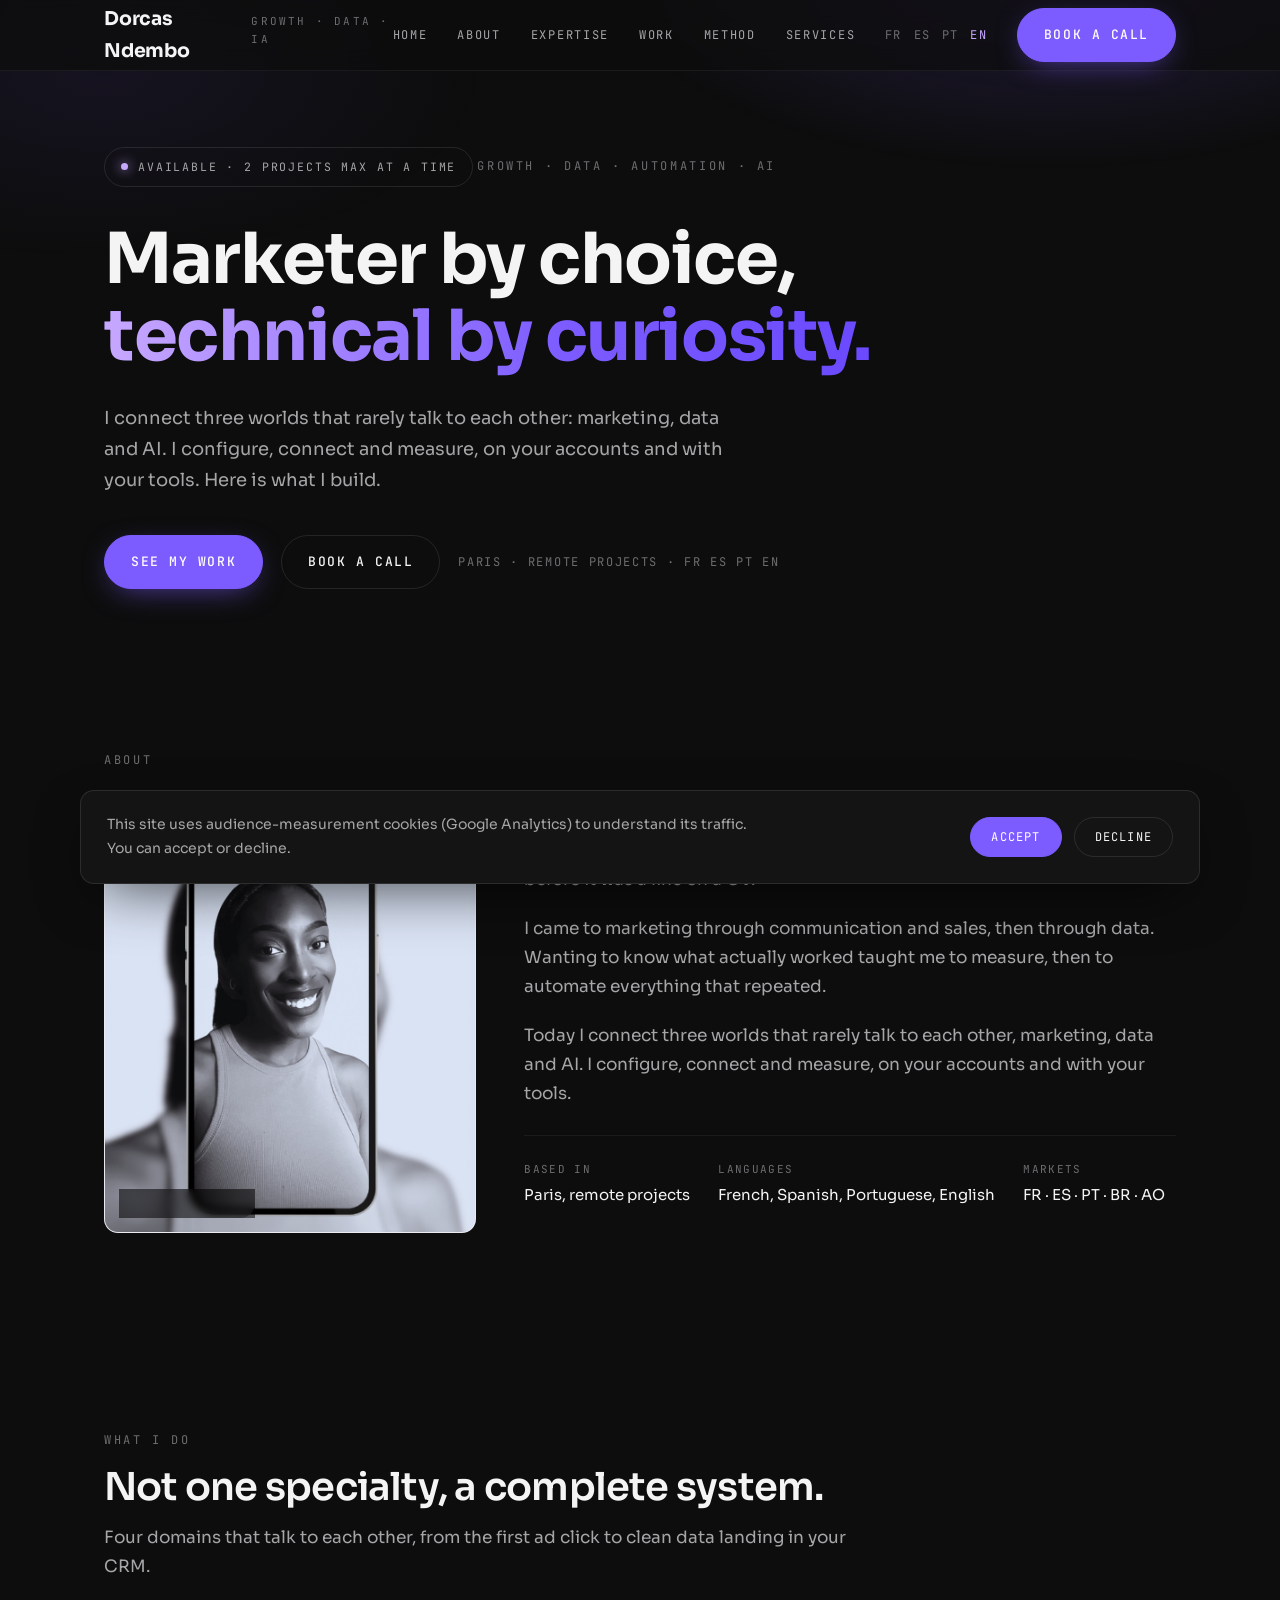
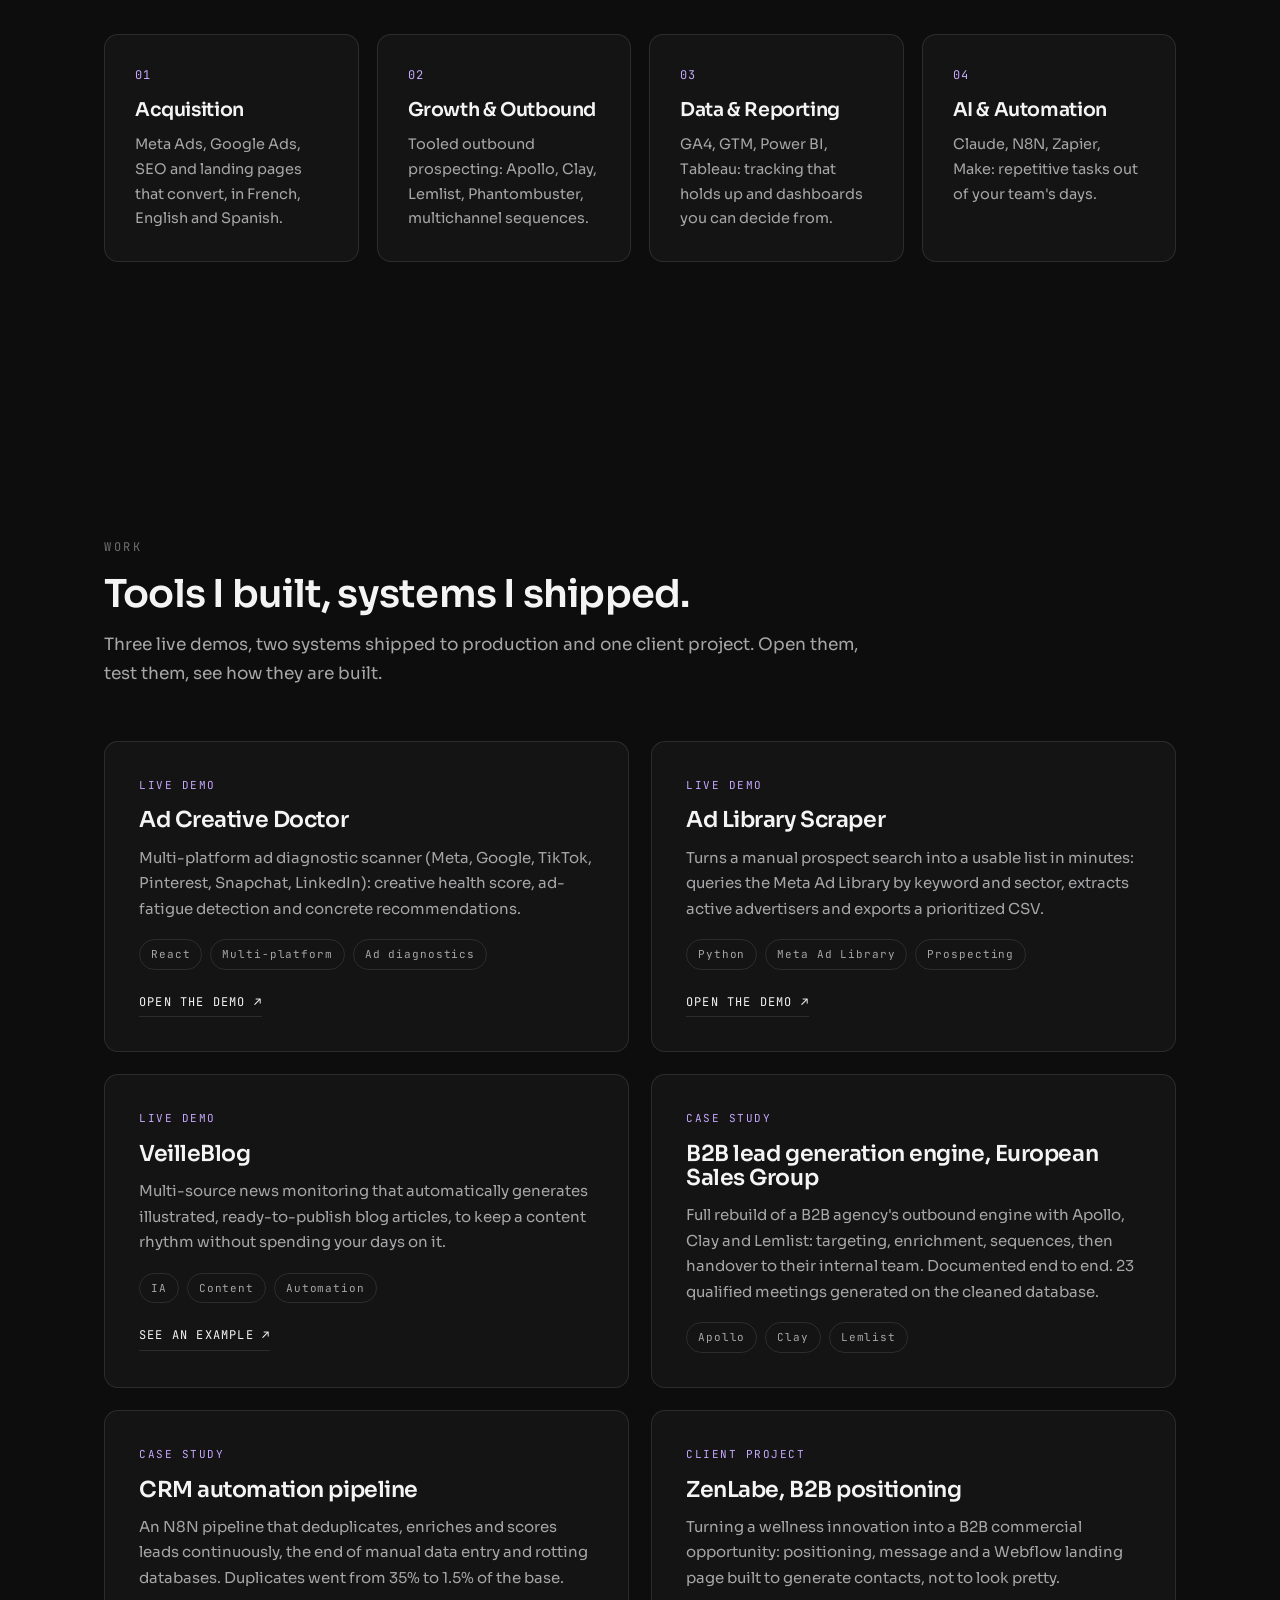
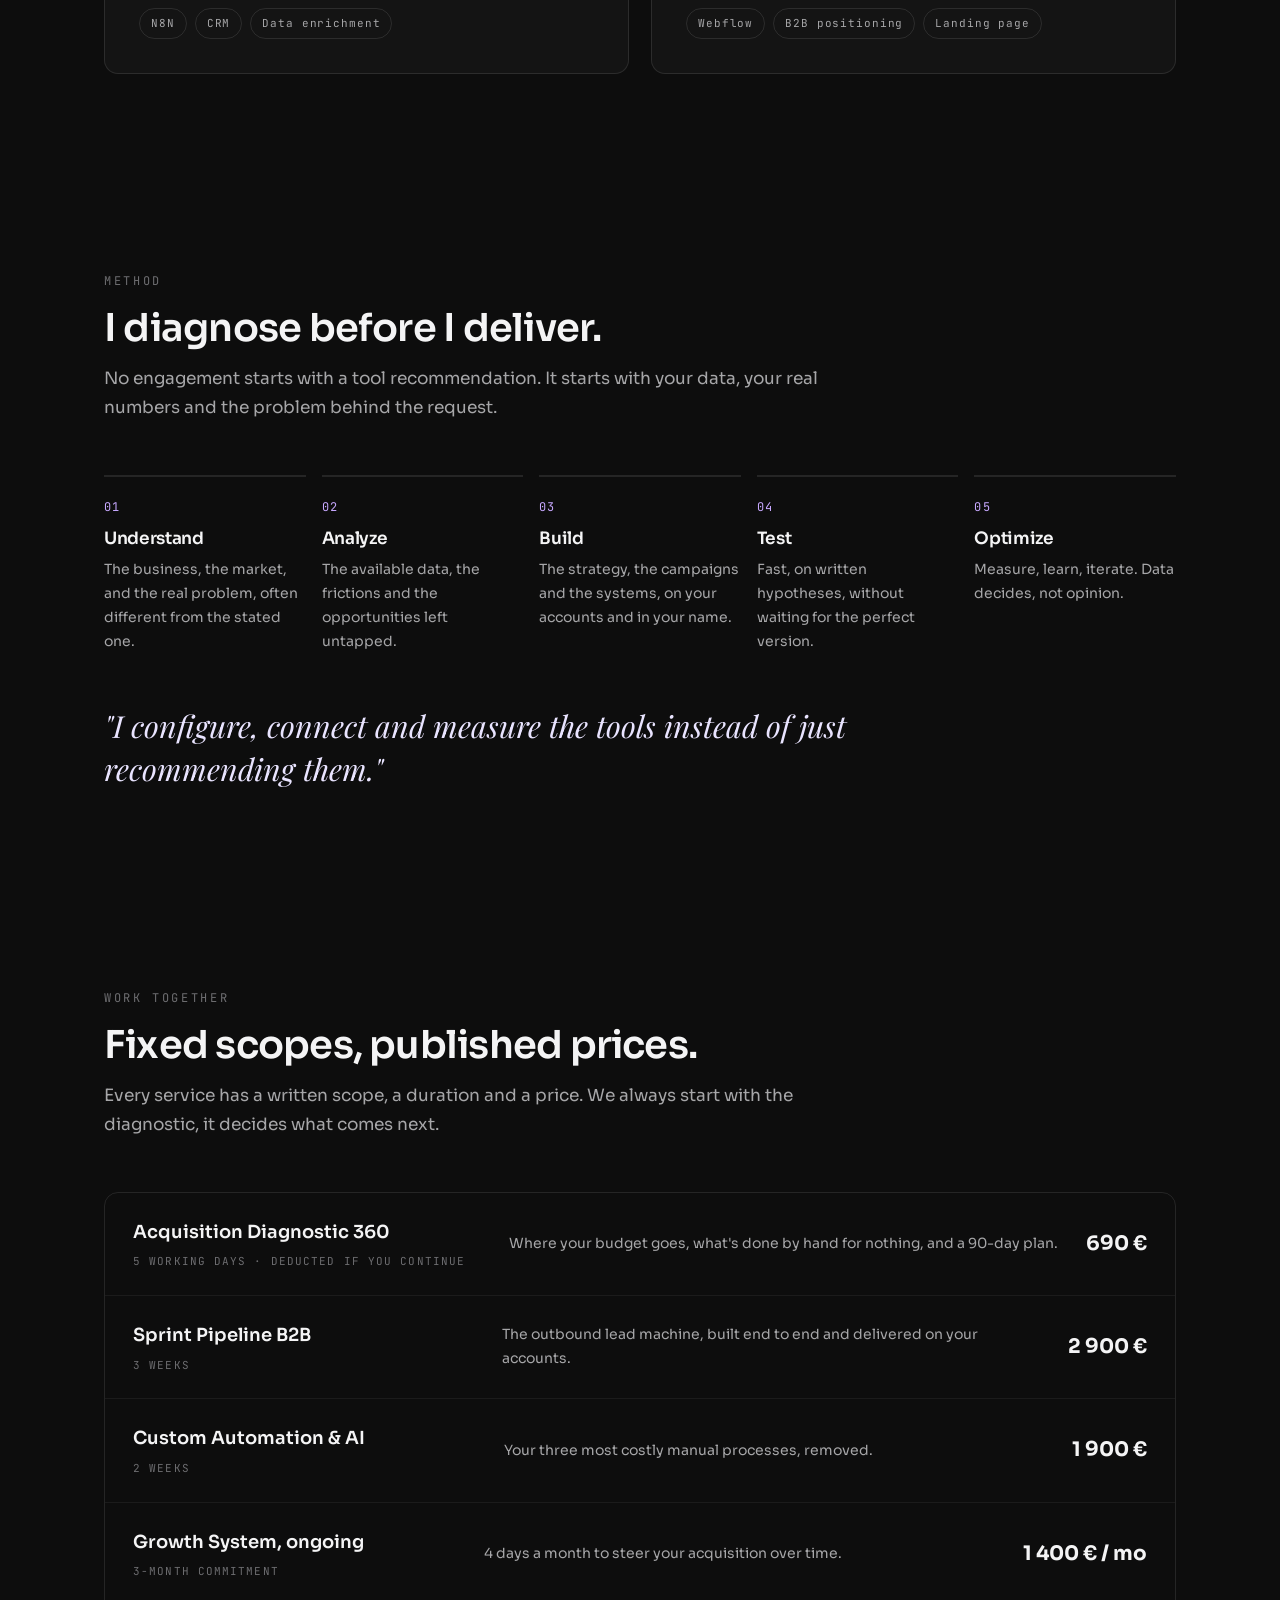
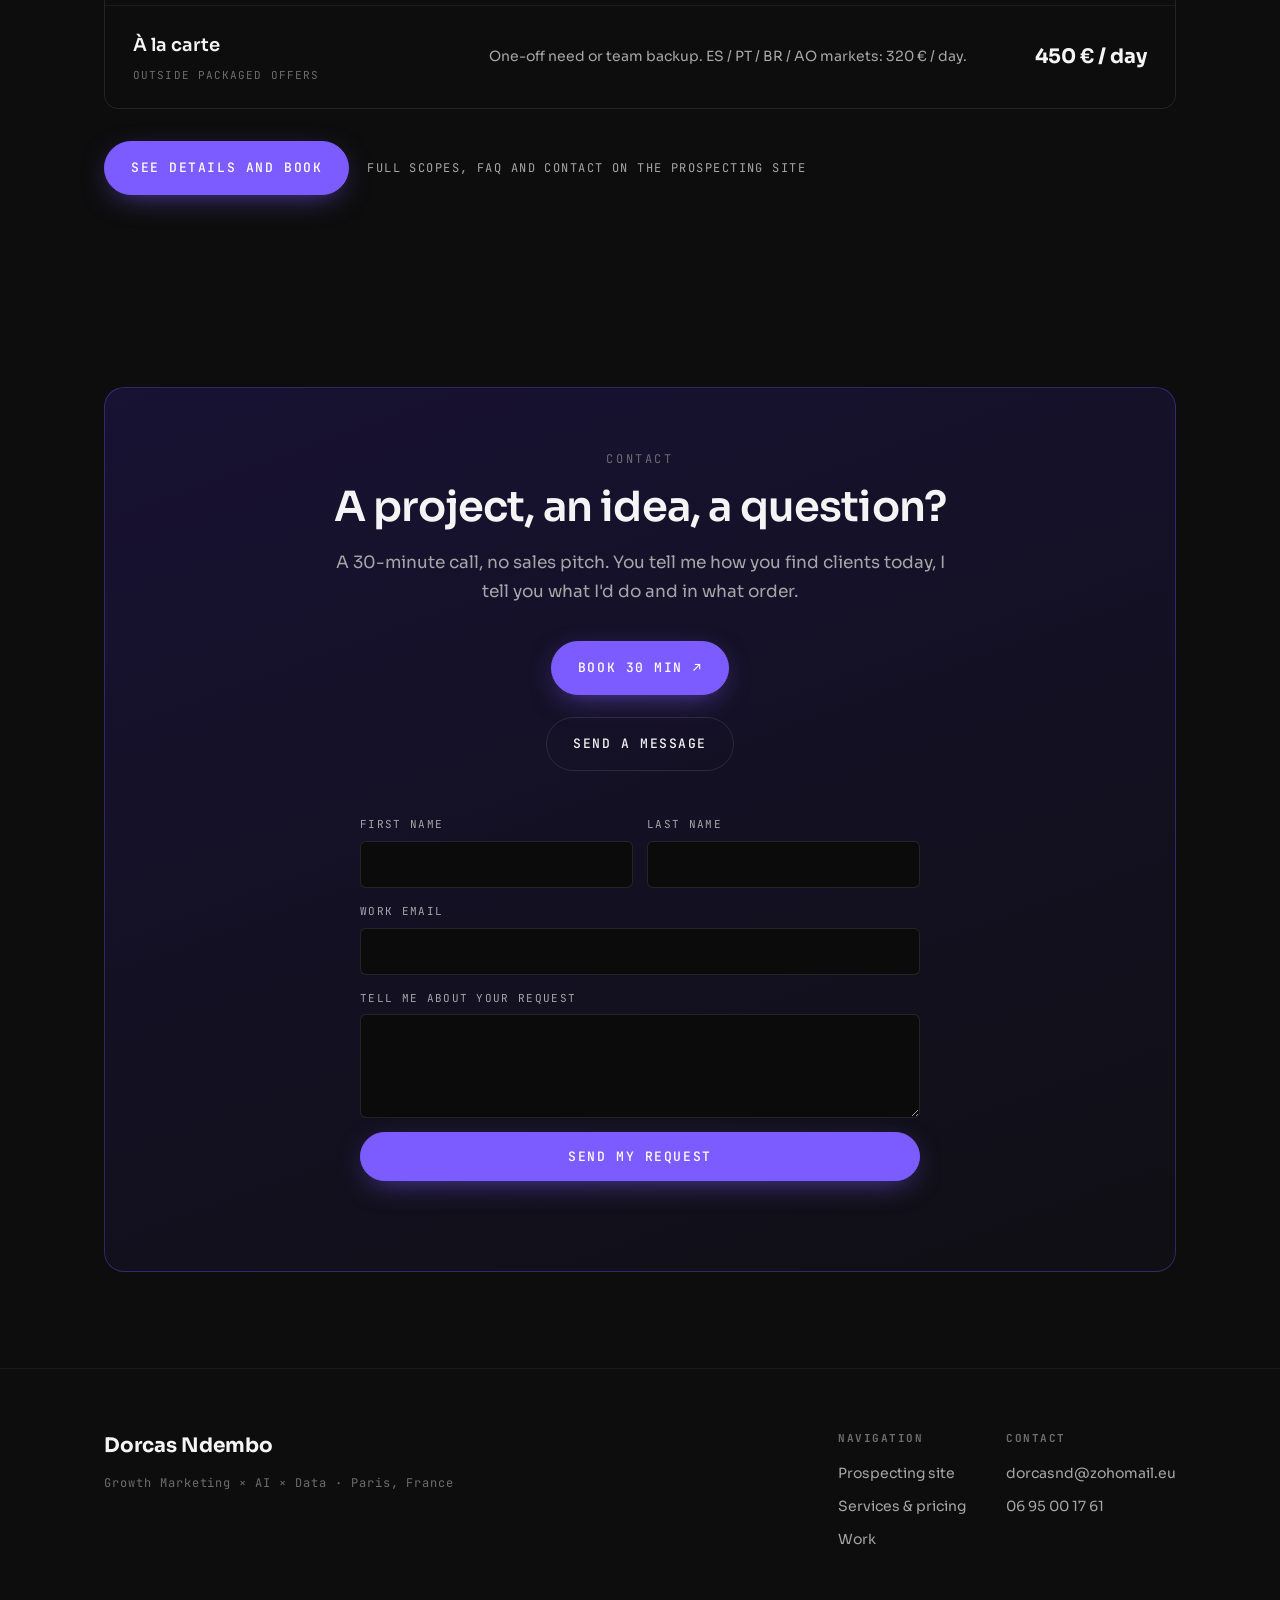
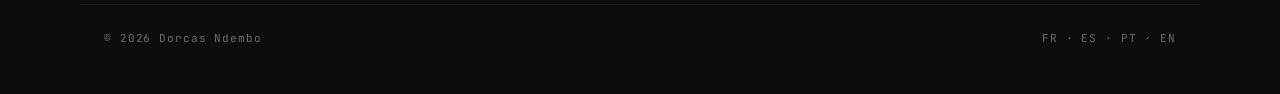
<file: index.html>
<!DOCTYPE html>
<html lang="fr">
<head>
<meta charset="utf-8">
<meta name="viewport" content="width=device-width, initial-scale=1">
<title>Dorcas Ndembo · Portfolio · Growth, Data & Automatisation</title>
<meta name="description" content="Marketeuse par choix, technique par curiosité. Je fais le lien entre marketing, donnée et IA : systèmes d'acquisition B2B, tracking, automatisations. Réalisations et démos en ligne.">
<meta property="og:type" content="website">
<meta property="og:title" content="Dorcas Ndembo · Portfolio Growth, Data & IA">
<meta property="og:description" content="Marketing, donnée et IA réunis : systèmes d'acquisition B2B, tracking fiable, automatisations. Réalisations et démos en ligne.">
<meta property="og:url" content="https://dorcas-n.github.io/dorcas-ndembo.portfolio/">
<meta property="og:image" content="https://dorcas-n.github.io/dorcas-ndembo.portfolio/og.png">
<meta name="twitter:card" content="summary_large_image">

<script>
window.dataLayer = window.dataLayer || [];
function gtag(){dataLayer.push(arguments);}
gtag('consent','default',{ad_storage:'denied',ad_user_data:'denied',ad_personalization:'denied',analytics_storage:'denied',wait_for_update:500});
</script>
<script>(function(w,d,s,l,i){w[l]=w[l]||[];w[l].push({'gtm.start':new Date().getTime(),event:'gtm.js'});var f=d.getElementsByTagName(s)[0],j=d.createElement(s),dl=l!='dataLayer'?'&l='+l:'';j.async=true;j.src='https://www.googletagmanager.com/gtm.js?id='+i+dl;f.parentNode.insertBefore(j,f);})(window,document,'script','dataLayer','GTM-P8FS7QF9');</script>
<script async src="https://www.googletagmanager.com/gtag/js?id=G-RVN6V69PQN"></script>
<script>gtag('js', new Date());gtag('config','G-RVN6V69PQN');</script>

<link rel="preconnect" href="https://fonts.googleapis.com">
<link rel="preconnect" href="https://fonts.gstatic.com" crossorigin>
<link href="https://fonts.googleapis.com/css2?family=Sora:wght@300;400;500;600;700&family=JetBrains+Mono:wght@400;500&family=Playfair+Display:ital,wght@0,500;1,500&display=swap" rel="stylesheet">

<style>
:root{
  --bg:#0d0d0d; --bg-soft:#111; --card:#141414; --card-2:#171717; --card-hover:#1b1b1b;
  --line:rgba(255,255,255,.10); --line-soft:rgba(255,255,255,.06);
  --text:#f4f4f5; --muted:#a6a6a8; --muted-dim:#6d6d70;
  --violet:#7c5cff; --violet-2:#9b7bff; --violet-light:#c7a8ff;
  --grad:linear-gradient(92deg,#c7a8ff 0%,#7c5cff 60%,#6a49ff 100%);
  --r:6px; --r-lg:14px; --maxw:1120px;
  --font-body:'Sora',ui-sans-serif,system-ui,sans-serif;
  --font-mono:'JetBrains Mono',ui-monospace,monospace;
  --font-display:'Playfair Display',Georgia,serif;
}
*{box-sizing:border-box}
html{scroll-behavior:smooth}
body{margin:0; background:var(--bg); color:var(--text); font-family:var(--font-body); font-size:16px; line-height:1.7; -webkit-font-smoothing:antialiased; overflow-x:hidden}
body::before{content:""; position:fixed; inset:0; z-index:0; pointer-events:none;
  background:radial-gradient(60% 40% at 82% -5%, rgba(124,92,255,.20), transparent 60%), radial-gradient(50% 35% at 8% 8%, rgba(124,92,255,.08), transparent 60%);}
a{color:inherit; text-decoration:none}
img{max-width:100%}
h1,h2,h3,h4{margin:0; font-weight:600; letter-spacing:-.02em; line-height:1.1}
p{margin:0}
.container{max-width:var(--maxw); margin:0 auto; padding:0 24px; position:relative; z-index:1}
.eyebrow{font-family:var(--font-mono); font-size:12px; letter-spacing:.22em; text-transform:uppercase; color:var(--muted-dim); display:inline-block}
.grad{background:var(--grad); -webkit-background-clip:text; background-clip:text; color:transparent}
.muted{color:var(--muted)}
.btn{display:inline-flex; align-items:center; gap:.55em; font-family:var(--font-mono); font-size:13px; letter-spacing:.12em; text-transform:uppercase; font-weight:500; padding:15px 26px; border-radius:999px; border:1px solid var(--line); cursor:pointer; transition:.22s ease; white-space:nowrap}
.btn-primary{background:var(--violet); border-color:var(--violet); color:#fff; box-shadow:0 8px 30px -10px rgba(124,92,255,.7)}
.btn-primary:hover{background:var(--violet-2); transform:translateY(-2px); box-shadow:0 14px 40px -12px rgba(124,92,255,.85)}
.btn-ghost{background:transparent; color:var(--text)}
.btn-ghost:hover{border-color:rgba(255,255,255,.4); background:rgba(255,255,255,.04)}
.btn .arw{transition:transform .22s ease}
.btn:hover .arw{transform:translate(2px,-2px)}
header.nav{position:sticky; top:0; z-index:50; backdrop-filter:blur(12px); background:rgba(13,13,13,.72); border-bottom:1px solid var(--line-soft)}
.nav-in{display:flex; align-items:center; justify-content:space-between; height:70px}
.brand{display:flex; align-items:baseline; gap:12px}
.brand b{font-weight:700; font-size:19px; letter-spacing:-.01em}
.brand span{font-family:var(--font-mono); font-size:11px; letter-spacing:.2em; color:var(--muted-dim)}
.nav-links{display:flex; align-items:center; gap:30px}
.nav-links a.link{font-family:var(--font-mono); font-size:12px; letter-spacing:.14em; text-transform:uppercase; color:var(--muted); transition:.2s}
.nav-links a.link:hover{color:var(--text)}
.langs{display:flex; gap:12px; font-family:var(--font-mono); font-size:12px; letter-spacing:.1em}
.langs a{color:var(--muted-dim); cursor:pointer; transition:.2s}
.langs a:hover{color:var(--muted)}
.langs a.on{color:var(--violet-light)}
.burger{display:none; background:none; border:0; color:#fff; font-size:24px; cursor:pointer}
.mobile-menu{display:none}
section{padding:96px 0; position:relative; z-index:1}
.sec-head{max-width:760px; margin-bottom:52px}
.sec-head h2{font-size:clamp(1.7rem,3.3vw,2.4rem); margin:14px 0 0}
.sec-head p{color:var(--muted); margin-top:16px; font-size:17px}
.hero{padding:76px 0 60px}
.pill{display:inline-flex; align-items:center; gap:10px; font-family:var(--font-mono); font-size:11.5px; letter-spacing:.16em; text-transform:uppercase; color:var(--muted); border:1px solid var(--line); border-radius:999px; padding:9px 16px; margin-bottom:34px}
.pill i{width:7px; height:7px; border-radius:50%; background:var(--violet-light); box-shadow:0 0 12px var(--violet-light)}
.hero h1{font-size:clamp(2.5rem,6.2vw,4.4rem); font-weight:700}
.hero-sub{max-width:640px; color:var(--muted); font-size:18px; margin:28px 0 40px}
.hero-cta{display:flex; align-items:center; gap:18px; flex-wrap:wrap}
.hero-cta .meta{font-family:var(--font-mono); font-size:12px; letter-spacing:.14em; text-transform:uppercase; color:var(--muted-dim)}
.about-grid{display:grid; grid-template-columns:.8fr 1.4fr; gap:48px; align-items:start}
.avatar{aspect-ratio:1/1.14; border-radius:var(--r-lg); border:1px solid var(--line); background:#e7e7f0; display:flex; align-items:flex-end; justify-content:center; position:relative; overflow:hidden}
.avatar img{width:100%; height:100%; object-fit:cover; object-position:center top}
.avatar .tagm{position:absolute; bottom:14px; left:14px; font-family:var(--font-mono); font-size:11px; letter-spacing:.12em; text-transform:uppercase; color:#fff; background:rgba(0,0,0,.55); padding:5px 10px; border-radius:999px; backdrop-filter:blur(4px)}
.about-txt p{color:var(--muted); font-size:17px; margin-bottom:20px}
.about-txt p strong{color:var(--text); font-weight:500}
.about-meta{display:flex; gap:28px; flex-wrap:wrap; margin-top:26px; padding-top:24px; border-top:1px solid var(--line-soft)}
.about-meta .k{font-family:var(--font-mono); font-size:11px; letter-spacing:.12em; text-transform:uppercase; color:var(--muted-dim)}
.about-meta .v{font-size:15px; margin-top:4px}
.grid-4{display:grid; grid-template-columns:repeat(4,1fr); gap:18px}
.grid-3{display:grid; grid-template-columns:repeat(3,1fr); gap:20px}
.card{background:var(--card); border:1px solid var(--line); border-radius:var(--r-lg); padding:30px; transition:.24s ease}
.card:hover{background:var(--card-hover); border-color:rgba(255,255,255,.18); transform:translateY(-3px)}
.card .num{font-family:var(--font-mono); font-size:12px; color:var(--violet-light); letter-spacing:.1em}
.card h3{font-size:19px; margin:14px 0 12px}
.card p{color:var(--muted); font-size:14.5px}
.tags{display:flex; flex-wrap:wrap; gap:8px; margin-top:18px}
.tag{font-family:var(--font-mono); font-size:11px; letter-spacing:.08em; color:var(--muted); border:1px solid var(--line); border-radius:999px; padding:5px 11px}
.skills-marquee{margin-top:40px; overflow:hidden; position:relative; padding:6px 0;
  -webkit-mask-image:linear-gradient(90deg,transparent,#000 5%,#000 95%,transparent);
  mask-image:linear-gradient(90deg,transparent,#000 5%,#000 95%,transparent)}
.mq-track{display:flex; width:max-content; animation:mq 46s linear infinite; will-change:transform}
.skills-marquee:hover .mq-track{animation-play-state:paused}
.mq-set{display:flex; align-items:center; flex-shrink:0}
.mq-group{font-family:var(--font-mono); font-size:12px; letter-spacing:.16em; text-transform:uppercase; color:var(--violet-light); padding:0 20px 0 44px; white-space:nowrap}
.mq-set > .mq-group:first-child{padding-left:20px}
.mq-item{color:var(--muted); font-size:15px; padding:0 18px; white-space:nowrap; position:relative}
.mq-item::before{content:""; position:absolute; left:0; top:50%; transform:translateY(-50%); width:3px; height:3px; border-radius:50%; background:var(--muted-dim)}
@keyframes mq{from{transform:translateX(0)} to{transform:translateX(-50%)}}
@media(prefers-reduced-motion:reduce){.mq-track{animation:none}}
.work-grid{display:grid; grid-template-columns:repeat(2,1fr); gap:22px}
.work-card{background:var(--card); border:1px solid var(--line); border-radius:var(--r-lg); padding:34px; display:flex; flex-direction:column; transition:.24s}
.work-card:hover{background:var(--card-hover); border-color:rgba(255,255,255,.2); transform:translateY(-3px)}
.work-card .kind{font-family:var(--font-mono); font-size:11px; letter-spacing:.14em; text-transform:uppercase; color:var(--violet-light)}
.work-card h3{font-size:22px; margin:14px 0 12px}
.work-card p{color:var(--muted); font-size:15px}
.work-card .link{margin-top:22px; font-family:var(--font-mono); font-size:12px; letter-spacing:.1em; text-transform:uppercase; display:inline-flex; gap:7px; border-bottom:1px solid var(--line); padding-bottom:4px; align-self:flex-start}
.work-card .link:hover{color:var(--violet-light); border-color:var(--violet-light)}
.method-grid{display:grid; grid-template-columns:repeat(5,1fr); gap:16px}
.step{border-top:2px solid var(--line); padding-top:20px}
.step .snum{font-family:var(--font-mono); font-size:12px; color:var(--violet-light); letter-spacing:.1em}
.step h4{font-size:17px; margin:12px 0 10px}
.step p{color:var(--muted); font-size:14px}
.quote{margin-top:52px; font-family:var(--font-display); font-style:italic; font-size:clamp(1.3rem,2.6vw,1.9rem); line-height:1.4; color:#e9e4ff; max-width:820px}
.olist{display:flex; flex-direction:column; border:1px solid var(--line); border-radius:var(--r-lg); overflow:hidden}
.orow{display:grid; grid-template-columns:1.4fr 2.2fr auto; gap:24px; align-items:center; padding:24px 28px; border-bottom:1px solid var(--line-soft)}
.orow:last-child{border-bottom:0}
.orow:hover{background:var(--card)}
.orow .on{font-size:18px; font-weight:600}
.orow .od{font-family:var(--font-mono); font-size:11px; letter-spacing:.1em; text-transform:uppercase; color:var(--muted-dim); margin-top:5px}
.orow .op{color:var(--muted); font-size:14px}
.orow .opr{font-size:20px; font-weight:700; white-space:nowrap; text-align:right}
.cta-band{background:linear-gradient(160deg,#181233,#100f14); border:1px solid rgba(124,92,255,.3); border-radius:20px; padding:56px; text-align:center}
.cta-band h2{font-size:clamp(1.8rem,3.6vw,2.6rem)}
.cta-band p{color:var(--muted); max-width:620px; margin:18px auto 34px; font-size:17px}
.form-wrap{max-width:560px; margin:44px auto 0; text-align:left; scroll-margin-top:90px}
.form-grid{display:grid; grid-template-columns:1fr 1fr; gap:14px}
.field{display:flex; flex-direction:column; gap:7px; margin-bottom:14px}
.field.full{grid-column:1 / -1}
.field label{font-family:var(--font-mono); font-size:11px; letter-spacing:.12em; text-transform:uppercase; color:var(--muted)}
.field input,.field textarea{background:#0b0b0b; border:1px solid var(--line); border-radius:var(--r); color:var(--text); padding:13px 15px; font-family:var(--font-body); font-size:15px; resize:vertical}
.field input:focus,.field textarea:focus{outline:none; border-color:var(--violet)}
.form-msg{margin-top:14px; font-size:14px; min-height:20px}
.form-msg.ok{color:#8ee6a8}
.form-msg.err{color:#ff9a9a}
footer{border-top:1px solid var(--line-soft); padding:60px 0 46px}
.foot-in{display:flex; justify-content:space-between; gap:40px; flex-wrap:wrap}
.foot-brand b{font-size:20px; font-weight:700}
.foot-brand p{color:var(--muted-dim); font-family:var(--font-mono); font-size:12px; letter-spacing:.08em; margin-top:10px}
.foot-links{display:flex; gap:40px; flex-wrap:wrap}
.foot-col h5{font-family:var(--font-mono); font-size:11px; letter-spacing:.14em; text-transform:uppercase; color:var(--muted-dim); margin:0 0 14px}
.foot-col a{display:block; color:var(--muted); font-size:14px; margin-bottom:9px}
.foot-col a:hover{color:var(--text)}
.foot-bottom{margin-top:44px; padding-top:24px; border-top:1px solid var(--line-soft); font-family:var(--font-mono); font-size:11px; letter-spacing:.08em; color:var(--muted-dim); display:flex; justify-content:space-between; gap:16px; flex-wrap:wrap}
#cookie{position:fixed; left:16px; right:16px; bottom:16px; z-index:80; max-width:var(--maxw); margin:0 auto; background:#141414; border:1px solid var(--line); border-radius:var(--r-lg); padding:22px 26px; display:none; box-shadow:0 20px 60px -20px rgba(0,0,0,.8)}
#cookie.show{display:flex; align-items:center; gap:22px; flex-wrap:wrap; justify-content:space-between}
#cookie p{font-size:14px; color:var(--muted); max-width:640px}
#cookie .ck-btns{display:flex; gap:12px}
#cookie button{font-family:var(--font-mono); font-size:12px; letter-spacing:.1em; text-transform:uppercase; padding:11px 20px; border-radius:999px; cursor:pointer; border:1px solid var(--line)}
#cookie .acc{background:var(--violet); border-color:var(--violet); color:#fff}
#cookie .ref{background:transparent; color:var(--text)}
@media(max-width:900px){
  .nav-links{display:none}
  .burger{display:block}
  .mobile-menu.show{display:block; padding:20px 0 10px; border-top:1px solid var(--line-soft)}
  .mobile-menu a{display:block; padding:12px 0; font-family:var(--font-mono); font-size:13px; letter-spacing:.12em; text-transform:uppercase; color:var(--muted)}
  .mobile-menu .langs{padding:14px 0}
  .about-grid{grid-template-columns:1fr; gap:28px}
  .avatar{max-width:300px}
  .grid-4,.skills,.grid-3,.work-grid,.method-grid{grid-template-columns:1fr}
  .orow{grid-template-columns:1fr; gap:8px; text-align:left}
  .orow .opr{text-align:left}
  section{padding:70px 0}
  .cta-band{padding:36px 22px}
}
</style>
</head>
<body>
<noscript><iframe src="https://www.googletagmanager.com/ns.html?id=GTM-P8FS7QF9" height="0" width="0" style="display:none;visibility:hidden"></iframe></noscript>

<header class="nav">
  <div class="container nav-in">
    <a class="brand" href="#top"><b>Dorcas Ndembo</b><span>GROWTH · DATA · IA</span></a>
    <nav class="nav-links">
      <a class="link" href="#top" data-i18n="nav_accueil">Accueil</a>
      <a class="link" href="#apropos" data-i18n="nav_apropos">À propos</a>
      <a class="link" href="#savoirfaire" data-i18n="nav_savoir">Savoir-faire</a>
      <a class="link" href="#realisations" data-i18n="nav_real">Réalisations</a>
      <a class="link" href="#methode" data-i18n="nav_methode">Méthode</a>
      <a class="link" href="prospection.html#offres" data-i18n="nav_offres">Offres</a>
      <div class="langs">
        <a data-lang="fr" class="on">FR</a>
        <a data-lang="es">ES</a>
        <a data-lang="pt">PT</a>
        <a data-lang="en">EN</a>
      </div>
      <a class="btn btn-primary" href="https://calendar.zoho.eu/zc/view/slot-booking/zz0801123070e1642aba394056057e59c41e5646b5fc" target="_blank" rel="noopener" data-i18n="nav_cta">Réserver un appel</a>
    </nav>
    <button class="burger" aria-label="Menu" onclick="document.getElementById('mm').classList.toggle('show')">☰</button>
  </div>
  <div class="container mobile-menu" id="mm">
    <a href="#top" data-i18n="nav_accueil">Accueil</a>
    <a href="#apropos" data-i18n="nav_apropos">À propos</a>
    <a href="#savoirfaire" data-i18n="nav_savoir">Savoir-faire</a>
    <a href="#realisations" data-i18n="nav_real">Réalisations</a>
    <a href="#methode" data-i18n="nav_methode">Méthode</a>
    <a href="prospection.html#offres" data-i18n="nav_offres">Offres</a>
    <div class="langs"><a data-lang="fr" class="on">FR</a><a data-lang="es">ES</a><a data-lang="pt">PT</a><a data-lang="en">EN</a></div>
    <a href="https://calendar.zoho.eu/zc/view/slot-booking/zz0801123070e1642aba394056057e59c41e5646b5fc" target="_blank" rel="noopener" data-i18n="nav_cta">Réserver un appel</a>
  </div>
</header>

<a id="top"></a>
<section class="hero">
  <div class="container">
    <span class="pill"><i></i><span data-i18n="hero_pill">Disponible · 2 missions maximum en parallèle</span></span>
    <div class="eyebrow" style="margin-bottom:20px" data-i18n="hero_eyebrow">Growth · Data · Automatisation · IA</div>
    <h1 data-i18n="hero_h1">Marketeuse par choix,<br><span class="grad">technique par curiosité.</span></h1>
    <p class="hero-sub" data-i18n="hero_sub">Je fais le lien entre trois mondes qui se parlent mal : le marketing, la donnée et l'IA. Je configure, je connecte et je mesure, sur vos comptes et avec vos outils. Voici ce que je construis.</p>
    <div class="hero-cta">
      <a class="btn btn-primary" href="#realisations" data-i18n="hero_cta1">Voir mes réalisations</a>
      <a class="btn btn-ghost" href="https://calendar.zoho.eu/zc/view/slot-booking/zz0801123070e1642aba394056057e59c41e5646b5fc" target="_blank" rel="noopener" data-i18n="nav_cta">Réserver un appel</a>
      <span class="meta" data-i18n="hero_meta">Paris · missions à distance · FR ES PT EN</span>
    </div>
  </div>
</section>

<section id="apropos">
  <div class="container">
    <span class="eyebrow" data-i18n="ab_eyebrow">À propos</span>
    <div class="about-grid" style="margin-top:36px">
      <div class="avatar">
        <img src="[data-uri]" alt="Dorcas Ndembo">
        <div class="tagm">Paris · France</div>
      </div>
      <div class="about-txt">
        <p data-i18n="ab_p1">Née en Espagne, grandie entre l'Espagne et la France, un an passé en Angleterre. <strong>J'ai appris très tôt à passer d'une langue et d'un contexte à l'autre.</strong> C'est devenu un outil de travail avant d'être une ligne sur un CV.</p>
        <p data-i18n="ab_p2">Je suis venue au marketing par la communication et la vente, puis par la donnée. À force de vouloir savoir ce qui marchait vraiment, j'ai appris à mesurer, puis à automatiser tout ce qui se répétait.</p>
        <p data-i18n="ab_p3">Aujourd'hui je fais le lien entre trois mondes qui se parlent mal, le marketing, la donnée et l'IA. Je configure, je connecte et je mesure, sur vos comptes et avec vos outils.</p>
        <div class="about-meta">
          <div><div class="k" data-i18n="ab_k1">Basée à</div><div class="v" data-i18n="ab_v1">Paris, missions à distance</div></div>
          <div><div class="k" data-i18n="ab_k2">Langues</div><div class="v" data-i18n="ab_v2">Français, Espagnol, Portugais, Anglais</div></div>
          <div><div class="k" data-i18n="ab_k3">Marchés</div><div class="v">FR · ES · PT · BR · AO</div></div>
        </div>
      </div>
    </div>
  </div>
</section>

<section id="savoirfaire">
  <div class="container">
    <div class="sec-head">
      <span class="eyebrow" data-i18n="sf_eyebrow">Ce que je fais</span>
      <h2 data-i18n="sf_h2">Pas une spécialité, un système complet.</h2>
      <p data-i18n="sf_intro">Quatre domaines qui se parlent, du premier clic publicitaire jusqu'à la donnée qui atterrit propre dans votre CRM.</p>
    </div>
    <div class="grid-4">
      <div class="card"><div class="num">01</div><h3 data-i18n="sf_c1t">Acquisition</h3><p data-i18n="sf_c1b">Meta Ads, Google Ads, SEO et landing pages qui convertissent, en français, anglais et espagnol.</p></div>
      <div class="card"><div class="num">02</div><h3 data-i18n="sf_c2t">Growth & Outbound</h3><p data-i18n="sf_c2b">Prospection outbound outillée : Apollo, Clay, Lemlist, Phantombuster, séquences multicanal.</p></div>
      <div class="card"><div class="num">03</div><h3 data-i18n="sf_c3t">Data & Reporting</h3><p data-i18n="sf_c3b">GA4, GTM, Power BI, Tableau : un tracking qui tient et des dashboards pour décider.</p></div>
      <div class="card"><div class="num">04</div><h3 data-i18n="sf_c4t">IA & Automatisation</h3><p data-i18n="sf_c4b">Claude, N8N, Zapier, Make : les tâches répétitives sortent des journées de vos équipes.</p></div>
    </div>
    <div class="skills-marquee">
      <div class="mq-track">
        <div class="mq-set">
          <span class="mq-group" data-i18n="sk_prosp">Prospection</span>
          <span class="mq-item">Apollo.io</span><span class="mq-item">Clay</span><span class="mq-item">Lemlist</span><span class="mq-item">Phantombuster</span><span class="mq-item">Sales Navigator</span><span class="mq-item" data-i18n="sk_scrap">Web scraping (Python)</span>
          <span class="mq-group" data-i18n="sk_auto">Automatisation</span>
          <span class="mq-item">N8N</span><span class="mq-item">Make</span><span class="mq-item">Zapier</span><span class="mq-item" data-i18n="sk_wf">CRM & workflows</span><span class="mq-item" data-i18n="sk_enr">Data enrichment</span>
          <span class="mq-group">Data</span>
          <span class="mq-item">Power BI</span><span class="mq-item">Tableau</span><span class="mq-item">GA4 & GTM</span><span class="mq-item">Python / SQL</span><span class="mq-item" data-i18n="sk_excel">Excel avancé</span>
          <span class="mq-group">Ads</span>
          <span class="mq-item">Meta Ads</span><span class="mq-item">Google Ads</span><span class="mq-item">TikTok Ads</span><span class="mq-item">Canva</span>
        </div>
        <div class="mq-set" aria-hidden="true">
          <span class="mq-group" data-i18n="sk_prosp">Prospection</span>
          <span class="mq-item">Apollo.io</span><span class="mq-item">Clay</span><span class="mq-item">Lemlist</span><span class="mq-item">Phantombuster</span><span class="mq-item">Sales Navigator</span><span class="mq-item" data-i18n="sk_scrap">Web scraping (Python)</span>
          <span class="mq-group" data-i18n="sk_auto">Automatisation</span>
          <span class="mq-item">N8N</span><span class="mq-item">Make</span><span class="mq-item">Zapier</span><span class="mq-item" data-i18n="sk_wf">CRM & workflows</span><span class="mq-item" data-i18n="sk_enr">Data enrichment</span>
          <span class="mq-group">Data</span>
          <span class="mq-item">Power BI</span><span class="mq-item">Tableau</span><span class="mq-item">GA4 & GTM</span><span class="mq-item">Python / SQL</span><span class="mq-item" data-i18n="sk_excel">Excel avancé</span>
          <span class="mq-group">Ads</span>
          <span class="mq-item">Meta Ads</span><span class="mq-item">Google Ads</span><span class="mq-item">TikTok Ads</span><span class="mq-item">Canva</span>
        </div>
      </div>
    </div>
  </div>
</section>

<section id="realisations">
  <div class="container">
    <div class="sec-head">
      <span class="eyebrow" data-i18n="re_eyebrow">Réalisations</span>
      <h2 data-i18n="re_h2">Des outils que j'ai construits, des systèmes que j'ai livrés.</h2>
      <p data-i18n="re_intro">Trois démos qui tournent en ligne, deux systèmes livrés en production et un projet client. Ouvrez, testez, regardez comment c'est fait.</p>
    </div>
    <div class="work-grid">
      <div class="work-card">
        <span class="kind" data-i18n="kd_demo">Démo en ligne</span>
        <h3>Ad Creative Doctor</h3>
        <p data-i18n="r1b">Scanner de diagnostic publicitaire multi-plateforme (Meta, Google, TikTok, Pinterest, Snapchat, LinkedIn) : score de santé des créas, détection de fatigue publicitaire et recommandations concrètes.</p>
        <div class="tags"><span class="tag">React</span><span class="tag" data-i18n="tag_multi">Multi-plateforme</span><span class="tag" data-i18n="tag_diag">Diagnostic ads</span></div>
        <a class="link" href="https://creatives-checker.preview.emergentagent.com/" target="_blank" rel="noopener" data-i18n="ll_demo">Ouvrir la démo ↗</a>
      </div>
      <div class="work-card">
        <span class="kind" data-i18n="kd_demo">Démo en ligne</span>
        <h3>Ad Library Scraper</h3>
        <p data-i18n="r2b">Transforme une recherche manuelle de prospects en liste exploitable en quelques minutes : interroge la Meta Ad Library par mot-clé et secteur, extrait les annonceurs actifs et exporte un CSV priorisé.</p>
        <div class="tags"><span class="tag">Python</span><span class="tag">Meta Ad Library</span><span class="tag" data-i18n="tag_prosp">Prospection</span></div>
        <a class="link" href="https://xs3aoohigd7j6.kimi.page/" target="_blank" rel="noopener" data-i18n="ll_demo">Ouvrir la démo ↗</a>
      </div>
      <div class="work-card">
        <span class="kind" data-i18n="kd_demo">Démo en ligne</span>
        <h3>VeilleBlog</h3>
        <p data-i18n="r3b">Veille d'actualité multi-sources qui génère automatiquement des articles de blog illustrés et prêts à publier, pour tenir un rythme de contenu sans y passer ses journées.</p>
        <div class="tags"><span class="tag">IA</span><span class="tag" data-i18n="tag_cont">Contenu</span><span class="tag" data-i18n="tag_auto">Automatisation</span></div>
        <a class="link" href="https://dorcasnd.substack.com/" target="_blank" rel="noopener" data-i18n="ll_ex">Voir un exemple ↗</a>
      </div>
      <div class="work-card">
        <span class="kind" data-i18n="kd_case">Étude de cas</span>
        <h3 data-i18n="r4t">Moteur de génération de leads B2B, European Sales Group</h3>
        <p data-i18n="r4b">Reconstruction complète du moteur d'acquisition sortante d'une agence B2B avec Apollo, Clay et Lemlist : ciblage, enrichissement, séquences, puis passation à l'équipe interne. Documenté de A à Z. 23 rendez-vous qualifiés générés sur la base nettoyée.</p>
        <div class="tags"><span class="tag">Apollo</span><span class="tag">Clay</span><span class="tag">Lemlist</span></div>
      </div>
      <div class="work-card">
        <span class="kind" data-i18n="kd_case">Étude de cas</span>
        <h3 data-i18n="r5t">Pipeline d'automatisation CRM</h3>
        <p data-i18n="r5b">Pipeline N8N qui dédoublonne, enrichit et score les leads en continu, la fin de la saisie manuelle et des bases qui pourrissent. Les doublons sont passés de 35 % à 1,5 % de la base.</p>
        <div class="tags"><span class="tag">N8N</span><span class="tag">CRM</span><span class="tag" data-i18n="tag_enr">Data enrichment</span></div>
      </div>
      <div class="work-card">
        <span class="kind" data-i18n="kd_client">Projet client</span>
        <h3 data-i18n="r6t">ZenLabe, positionnement B2B</h3>
        <p data-i18n="r6b">Transformer une innovation bien-être en opportunité commerciale B2B : positionnement, message et landing page Webflow pensée pour la prise de contact plutôt que pour la vitrine.</p>
        <div class="tags"><span class="tag">Webflow</span><span class="tag" data-i18n="tag_pos">Positionnement B2B</span><span class="tag">Landing page</span></div>
      </div>
    </div>
  </div>
</section>

<section id="methode">
  <div class="container">
    <div class="sec-head">
      <span class="eyebrow" data-i18n="me_eyebrow">Méthode</span>
      <h2 data-i18n="me_h2">Je diagnostique avant de livrer.</h2>
      <p data-i18n="me_intro">Aucune mission ne commence par une recommandation d'outil. Elle commence par vos données, vos vrais chiffres et le problème derrière la demande.</p>
    </div>
    <div class="method-grid">
      <div class="step"><div class="snum">01</div><h4 data-i18n="s1t">Comprendre</h4><p data-i18n="s1b">Le business, le marché, et le problème réel, souvent différent de celui exprimé.</p></div>
      <div class="step"><div class="snum">02</div><h4 data-i18n="s2t">Analyser</h4><p data-i18n="s2b">Les données disponibles, les frictions et les opportunités qui restent inexploitées.</p></div>
      <div class="step"><div class="snum">03</div><h4 data-i18n="s3t">Construire</h4><p data-i18n="s3b">La stratégie, les campagnes et les systèmes, sur vos comptes et à votre nom.</p></div>
      <div class="step"><div class="snum">04</div><h4 data-i18n="s4t">Tester</h4><p data-i18n="s4b">Vite, sur des hypothèses écrites, sans attendre la version parfaite.</p></div>
      <div class="step"><div class="snum">05</div><h4 data-i18n="s5t">Optimiser</h4><p data-i18n="s5b">Mesurer, apprendre, itérer. C'est la donnée qui tranche, pas l'opinion.</p></div>
    </div>
    <p class="quote" data-i18n="me_quote">« Je configure, connecte et mesure les outils au lieu de me contenter de les recommander. »</p>
  </div>
</section>

<section id="offres">
  <div class="container">
    <div class="sec-head">
      <span class="eyebrow" data-i18n="of_eyebrow">Travailler ensemble</span>
      <h2 data-i18n="of_h2">Des périmètres fermés, des prix affichés.</h2>
      <p data-i18n="of_intro">Chaque offre a un périmètre écrit, une durée et un prix. On commence toujours par le diagnostic, c'est lui qui décide de la suite.</p>
    </div>
    <div class="olist">
      <div class="orow">
        <div><div class="on" data-i18n="o1n">Diagnostic Acquisition 360</div><div class="od" data-i18n="o1d">5 jours ouvrés · déduit si vous continuez</div></div>
        <div class="op" data-i18n="o1desc">Où part votre budget, ce qui est fait à la main pour rien, et un plan à 90 jours.</div>
        <div class="opr">690 €</div>
      </div>
      <div class="orow">
        <div><div class="on">Sprint Pipeline B2B</div><div class="od" data-i18n="o2d">3 semaines</div></div>
        <div class="op" data-i18n="o2desc">La machine à leads sortants, construite de A à Z et livrée sur vos comptes.</div>
        <div class="opr">2 900 €</div>
      </div>
      <div class="orow">
        <div><div class="on" data-i18n="o3n">Automatisation & IA sur mesure</div><div class="od" data-i18n="o3d">2 semaines</div></div>
        <div class="op" data-i18n="o3desc">Vos trois processus manuels les plus coûteux, supprimés.</div>
        <div class="opr">1 900 €</div>
      </div>
      <div class="orow">
        <div><div class="on" data-i18n="o4n">Growth System, accompagnement</div><div class="od" data-i18n="o4d">Engagement 3 mois</div></div>
        <div class="op" data-i18n="o4desc">4 jours par mois pour piloter votre acquisition dans la durée.</div>
        <div class="opr" data-i18n="o4p">1 400 € / mois</div>
      </div>
      <div class="orow">
        <div><div class="on" data-i18n="o5n">À la carte</div><div class="od" data-i18n="o5d">Hors offre packagée</div></div>
        <div class="op" data-i18n="o5desc">Besoin ponctuel ou renfort d'équipe. Marchés ES / PT / BR / AO : 320 € / jour.</div>
        <div class="opr" data-i18n="o5p">450 € / jour</div>
      </div>
    </div>
    <div style="margin-top:32px;display:flex;align-items:center;gap:18px;flex-wrap:wrap">
      <a class="btn btn-primary" href="prospection.html#offres" data-i18n="of_btn">Voir le détail et réserver <span class="arw">↗</span></a>
      <span class="muted" style="font-family:var(--font-mono);font-size:12px;letter-spacing:.12em;text-transform:uppercase" data-i18n="of_note">Périmètres complets, FAQ et prise de contact sur le site prospection</span>
    </div>
  </div>
</section>

<section id="contact">
  <div class="container">
    <div class="cta-band">
      <span class="eyebrow" data-i18n="ct_eyebrow">Contact</span>
      <h2 style="margin-top:14px" data-i18n="ct_h2">Un projet, une idée, une question ?</h2>
      <p data-i18n="ct_p">Un appel de 30 minutes, sans présentation commerciale. Vous me racontez comment vous trouvez vos clients aujourd'hui, je vous dis ce que je ferais et dans quel ordre.</p>
      <a class="btn btn-primary" href="https://calendar.zoho.eu/zc/view/slot-booking/zz0801123070e1642aba394056057e59c41e5646b5fc" target="_blank" rel="noopener" data-i18n="ct_cta">Réserver 30 min <span class="arw">↗</span></a>
      <div style="margin-top:22px"><a class="btn btn-ghost" href="#contact-form" data-i18n="ct_email">Écrire un message</a></div>

      <div class="form-wrap" id="contact-form">
        <form id="leadForm">
          <div class="form-grid">
            <div class="field"><label for="firstname" data-i18n="f_first">Prénom</label><input id="firstname" name="firstname" required></div>
            <div class="field"><label for="lastname" data-i18n="f_last">Nom</label><input id="lastname" name="lastname" required></div>
          </div>
          <div class="field full"><label for="email" data-i18n="f_email">E-mail professionnel</label><input id="email" name="email" type="email" required></div>
          <div class="field full"><label for="message" data-i18n="f_msg">Expliquez votre demande</label><textarea id="message" name="message" rows="4" required></textarea></div>
          <button class="btn btn-primary" type="submit" style="width:100%;justify-content:center" data-i18n="f_submit">Envoyer ma demande</button>
          <div class="form-msg" id="formMsg"></div>
        </form>
      </div>
    </div>
  </div>
</section>

<footer>
  <div class="container foot-in">
    <div class="foot-brand">
      <b>Dorcas Ndembo</b>
      <p data-i18n="fo_tag">Growth Marketing × IA × Data · Paris, France</p>
    </div>
    <div class="foot-links">
      <div class="foot-col"><h5 data-i18n="fo_nav">Navigation</h5><a href="prospection.html" data-i18n="fo_prosp">Site prospection</a><a href="prospection.html#offres" data-i18n="fo_offres">Offres & tarifs</a><a href="#realisations" data-i18n="fo_real">Réalisations</a></div>
      <div class="foot-col"><h5 data-i18n="ct_eyebrow">Contact</h5><a href="mailto:dorcasnd@zohomail.eu">dorcasnd@zohomail.eu</a><a href="tel:+33695001761">06 95 00 17 61</a></div>
    </div>
  </div>
  <div class="container foot-bottom">
    <span>© 2026 Dorcas Ndembo</span>
    <span>FR · ES · PT · EN</span>
  </div>
</footer>

<div id="cookie">
  <p data-i18n="ck_text">Ce site utilise des cookies de mesure d'audience (Google Analytics) pour comprendre sa fréquentation. Vous pouvez accepter ou refuser.</p>
  <div class="ck-btns">
    <button class="acc" onclick="setConsent(true)" data-i18n="ck_acc">Accepter</button>
    <button class="ref" onclick="setConsent(false)" data-i18n="ck_ref">Refuser</button>
  </div>
</div>

<script>
/* ===== Consent ===== */
function applyConsent(g){gtag('consent','update',{ad_storage:g?'granted':'denied',ad_user_data:g?'granted':'denied',ad_personalization:g?'granted':'denied',analytics_storage:g?'granted':'denied'});}
function setConsent(g){try{localStorage.setItem('dn_consent',g?'granted':'denied');}catch(e){}applyConsent(g);document.getElementById('cookie').classList.remove('show');}
(function(){var c=null;try{c=localStorage.getItem('dn_consent');}catch(e){}if(c==='granted'){applyConsent(true);}else if(c==='denied'){applyConsent(false);}else{document.getElementById('cookie').classList.add('show');}})();

/* ===== i18n ===== */
const I18N={
 en:{
  nav_accueil:"Home",nav_apropos:"About",nav_savoir:"Expertise",nav_real:"Work",nav_methode:"Method",nav_offres:"Services",nav_cta:"Book a call",
  hero_pill:"Available · 2 projects max at a time",hero_eyebrow:"Growth · Data · Automation · AI",
  hero_h1:'Marketer by choice,<br><span class="grad">technical by curiosity.</span>',
  hero_sub:"I connect three worlds that rarely talk to each other: marketing, data and AI. I configure, connect and measure, on your accounts and with your tools. Here is what I build.",
  hero_cta1:"See my work",hero_meta:"Paris · remote projects · FR ES PT EN",
  ab_eyebrow:"About",
  ab_p1:"Born in Spain, raised between Spain and France, a year spent in England. <strong>I learned very early to switch languages and contexts.</strong> It became a work tool before it was a line on a CV.",
  ab_p2:"I came to marketing through communication and sales, then through data. Wanting to know what actually worked taught me to measure, then to automate everything that repeated.",
  ab_p3:"Today I connect three worlds that rarely talk to each other, marketing, data and AI. I configure, connect and measure, on your accounts and with your tools.",
  ab_k1:"Based in",ab_v1:"Paris, remote projects",ab_k2:"Languages",ab_v2:"French, Spanish, Portuguese, English",ab_k3:"Markets",
  sf_eyebrow:"What I do",sf_h2:"Not one specialty, a complete system.",sf_intro:"Four domains that talk to each other, from the first ad click to clean data landing in your CRM.",
  sf_c1t:"Acquisition",sf_c1b:"Meta Ads, Google Ads, SEO and landing pages that convert, in French, English and Spanish.",
  sf_c2t:"Growth & Outbound",sf_c2b:"Tooled outbound prospecting: Apollo, Clay, Lemlist, Phantombuster, multichannel sequences.",
  sf_c3t:"Data & Reporting",sf_c3b:"GA4, GTM, Power BI, Tableau: tracking that holds up and dashboards you can decide from.",
  sf_c4t:"AI & Automation",sf_c4b:"Claude, N8N, Zapier, Make: repetitive tasks out of your team's days.",
  sk_prosp:"Prospecting",sk_auto:"Automation",sk_scrap:"Web scraping (Python)",sk_wf:"CRM & workflows",sk_enr:"Data enrichment",sk_excel:"Advanced Excel",
  re_eyebrow:"Work",re_h2:"Tools I built, systems I shipped.",re_intro:"Three live demos, two systems shipped to production and one client project. Open them, test them, see how they are built.",
  kd_demo:"Live demo",kd_case:"Case study",kd_client:"Client project",
  r1b:"Multi-platform ad diagnostic scanner (Meta, Google, TikTok, Pinterest, Snapchat, LinkedIn): creative health score, ad-fatigue detection and concrete recommendations.",
  r2b:"Turns a manual prospect search into a usable list in minutes: queries the Meta Ad Library by keyword and sector, extracts active advertisers and exports a prioritized CSV.",
  r3b:"Multi-source news monitoring that automatically generates illustrated, ready-to-publish blog articles, to keep a content rhythm without spending your days on it.",
  r4t:"B2B lead generation engine, European Sales Group",r4b:"Full rebuild of a B2B agency's outbound engine with Apollo, Clay and Lemlist: targeting, enrichment, sequences, then handover to their internal team. Documented end to end. 23 qualified meetings generated on the cleaned database.",
  r5t:"CRM automation pipeline",r5b:"An N8N pipeline that deduplicates, enriches and scores leads continuously, the end of manual data entry and rotting databases. Duplicates went from 35% to 1.5% of the base.",
  r6t:"ZenLabe, B2B positioning",r6b:"Turning a wellness innovation into a B2B commercial opportunity: positioning, message and a Webflow landing page built to generate contacts, not to look pretty.",
  ll_demo:"Open the demo ↗",ll_ex:"See an example ↗",
  tag_multi:"Multi-platform",tag_diag:"Ad diagnostics",tag_prosp:"Prospecting",tag_cont:"Content",tag_auto:"Automation",tag_enr:"Data enrichment",tag_pos:"B2B positioning",
  me_eyebrow:"Method",me_h2:"I diagnose before I deliver.",me_intro:"No engagement starts with a tool recommendation. It starts with your data, your real numbers and the problem behind the request.",
  s1t:"Understand",s1b:"The business, the market, and the real problem, often different from the stated one.",
  s2t:"Analyze",s2b:"The available data, the frictions and the opportunities left untapped.",
  s3t:"Build",s3b:"The strategy, the campaigns and the systems, on your accounts and in your name.",
  s4t:"Test",s4b:"Fast, on written hypotheses, without waiting for the perfect version.",
  s5t:"Optimize",s5b:"Measure, learn, iterate. Data decides, not opinion.",
  me_quote:'"I configure, connect and measure the tools instead of just recommending them."',
  of_eyebrow:"Work together",of_h2:"Fixed scopes, published prices.",of_intro:"Every service has a written scope, a duration and a price. We always start with the diagnostic, it decides what comes next.",
  o1n:"Acquisition Diagnostic 360",o1d:"5 working days · deducted if you continue",o1desc:"Where your budget goes, what's done by hand for nothing, and a 90-day plan.",
  o2d:"3 weeks",o2desc:"The outbound lead machine, built end to end and delivered on your accounts.",
  o3n:"Custom Automation & AI",o3d:"2 weeks",o3desc:"Your three most costly manual processes, removed.",
  o4n:"Growth System, ongoing",o4d:"3-month commitment",o4desc:"4 days a month to steer your acquisition over time.",o4p:"1 400 € / mo",
  o5n:"À la carte",o5d:"Outside packaged offers",o5desc:"One-off need or team backup. ES / PT / BR / AO markets: 320 € / day.",o5p:"450 € / day",
  of_btn:"See details and book",of_note:"Full scopes, FAQ and contact on the prospecting site",
  ct_eyebrow:"Contact",ct_h2:"A project, an idea, a question?",ct_p:"A 30-minute call, no sales pitch. You tell me how you find clients today, I tell you what I'd do and in what order.",ct_cta:"Book 30 min ↗",ct_email:"Send a message",f_first:"First name",f_last:"Last name",f_email:"Work email",f_msg:"Tell me about your request",f_submit:"Send my request",
  fo_tag:"Growth Marketing × AI × Data · Paris, France",fo_nav:"Navigation",fo_prosp:"Prospecting site",fo_offres:"Services & pricing",fo_real:"Work",
  ck_text:"This site uses audience-measurement cookies (Google Analytics) to understand its traffic. You can accept or decline.",ck_acc:"Accept",ck_ref:"Decline"
 },
 es:{
  nav_accueil:"Inicio",nav_apropos:"Sobre mí",nav_savoir:"Qué hago",nav_real:"Proyectos",nav_methode:"Método",nav_offres:"Servicios",nav_cta:"Reservar una llamada",
  hero_pill:"Disponible · máximo 2 proyectos en paralelo",hero_eyebrow:"Growth · Data · Automatización · IA",
  hero_h1:'Marketera por elección,<br><span class="grad">técnica por curiosidad.</span>',
  hero_sub:"Conecto tres mundos que se hablan poco: marketing, datos e IA. Configuro, conecto y mido, en vuestras cuentas y con vuestras herramientas. Esto es lo que construyo.",
  hero_cta1:"Ver mis proyectos",hero_meta:"París · proyectos en remoto · FR ES PT EN",
  ab_eyebrow:"Sobre mí",
  ab_p1:"Nacida en España, criada entre España y Francia, con un año en Inglaterra. <strong>Aprendí muy pronto a cambiar de idioma y de contexto.</strong> Se convirtió en una herramienta de trabajo antes que en una línea del CV.",
  ab_p2:"Llegué al marketing por la comunicación y las ventas, y después por los datos. De tanto querer saber qué funcionaba de verdad, aprendí a medir, y luego a automatizar todo lo que se repetía.",
  ab_p3:"Hoy conecto tres mundos que se hablan poco, el marketing, los datos y la IA. Configuro, conecto y mido, en vuestras cuentas y con vuestras herramientas.",
  ab_k1:"Basada en",ab_v1:"París, proyectos en remoto",ab_k2:"Idiomas",ab_v2:"Francés, Español, Portugués, Inglés",ab_k3:"Mercados",
  sf_eyebrow:"Qué hago",sf_h2:"No una especialidad, un sistema completo.",sf_intro:"Cuatro áreas que se hablan, desde el primer clic publicitario hasta el dato que llega limpio a vuestro CRM.",
  sf_c1t:"Captación",sf_c1b:"Meta Ads, Google Ads, SEO y landing pages que convierten, en francés, inglés y español.",
  sf_c2t:"Growth & Outbound",sf_c2b:"Prospección outbound con herramientas: Apollo, Clay, Lemlist, Phantombuster, secuencias multicanal.",
  sf_c3t:"Data & Reporting",sf_c3b:"GA4, GTM, Power BI, Tableau: un tracking que aguanta y dashboards para decidir.",
  sf_c4t:"IA & Automatización",sf_c4b:"Claude, N8N, Zapier, Make: las tareas repetitivas salen del día a día de vuestros equipos.",
  sk_prosp:"Prospección",sk_auto:"Automatización",sk_scrap:"Web scraping (Python)",sk_wf:"CRM y workflows",sk_enr:"Data enrichment",sk_excel:"Excel avanzado",
  re_eyebrow:"Proyectos",re_h2:"Herramientas que he construido, sistemas que he entregado.",re_intro:"Tres demos en línea, dos sistemas entregados en producción y un proyecto de cliente. Ábrelos, pruébalos, mira cómo están hechos.",
  kd_demo:"Demo en línea",kd_case:"Caso práctico",kd_client:"Proyecto de cliente",
  r1b:"Scanner de diagnóstico publicitario multiplataforma (Meta, Google, TikTok, Pinterest, Snapchat, LinkedIn): puntuación de salud de las creatividades, detección de fatiga publicitaria y recomendaciones concretas.",
  r2b:"Convierte una búsqueda manual de prospectos en una lista utilizable en minutos: consulta la Meta Ad Library por palabra clave y sector, extrae los anunciantes activos y exporta un CSV priorizado.",
  r3b:"Vigilancia de actualidad multifuente que genera automáticamente artículos de blog ilustrados y listos para publicar, para mantener un ritmo de contenido sin dedicarle el día.",
  r4t:"Motor de generación de leads B2B, European Sales Group",r4b:"Reconstrucción completa del motor de captación saliente de una agencia B2B con Apollo, Clay y Lemlist: segmentación, enriquecimiento, secuencias y traspaso al equipo interno. Documentado de principio a fin. 23 reuniones cualificadas generadas sobre la base depurada.",
  r5t:"Pipeline de automatización de CRM",r5b:"Pipeline en N8N que deduplica, enriquece y puntúa los leads de forma continua, el fin de la introducción manual de datos y de las bases que se degradan. Los duplicados pasaron del 35 % al 1,5 % de la base.",
  r6t:"ZenLabe, posicionamiento B2B",r6b:"Convertir una innovación de bienestar en oportunidad comercial B2B: posicionamiento, mensaje y landing page en Webflow pensada para generar contactos, no para lucir.",
  ll_demo:"Abrir la demo ↗",ll_ex:"Ver un ejemplo ↗",
  tag_multi:"Multiplataforma",tag_diag:"Diagnóstico ads",tag_prosp:"Prospección",tag_cont:"Contenido",tag_auto:"Automatización",tag_enr:"Data enrichment",tag_pos:"Posicionamiento B2B",
  me_eyebrow:"Método",me_h2:"Diagnostico antes de entregar.",me_intro:"Ningún proyecto empieza recomendando una herramienta. Empieza por vuestros datos, vuestras cifras reales y el problema que hay detrás de la petición.",
  s1t:"Comprender",s1b:"El negocio, el mercado y el problema real, a menudo distinto del expresado.",
  s2t:"Analizar",s2b:"Los datos disponibles, las fricciones y las oportunidades sin explotar.",
  s3t:"Construir",s3b:"La estrategia, las campañas y los sistemas, en vuestras cuentas y a vuestro nombre.",
  s4t:"Probar",s4b:"Rápido, sobre hipótesis escritas, sin esperar la versión perfecta.",
  s5t:"Optimizar",s5b:"Medir, aprender, iterar. Decide el dato, no la opinión.",
  me_quote:"«Configuro, conecto y mido las herramientas en lugar de limitarme a recomendarlas.»",
  of_eyebrow:"Trabajar juntos",of_h2:"Alcances cerrados, precios a la vista.",of_intro:"Cada servicio tiene un alcance escrito, una duración y un precio. Siempre empezamos por el diagnóstico: él decide el siguiente paso.",
  o1n:"Diagnóstico de Captación 360",o1d:"5 días hábiles · descontado si continuáis",o1desc:"A dónde va vuestro presupuesto, qué se hace a mano para nada, y un plan a 90 días.",
  o2d:"3 semanas",o2desc:"La máquina de leads salientes, construida de principio a fin y entregada en vuestras cuentas.",
  o3n:"Automatización e IA a medida",o3d:"2 semanas",o3desc:"Vuestros tres procesos manuales más costosos, eliminados.",
  o4n:"Growth System, acompañamiento",o4d:"Compromiso de 3 meses",o4desc:"4 días al mes para pilotar vuestra captación a lo largo del tiempo.",o4p:"1 400 € / mes",
  o5n:"A la carta",o5d:"Fuera de paquete",o5desc:"Necesidad puntual o refuerzo de equipo. Mercados ES / PT / BR / AO: 320 € / día.",o5p:"450 € / día",
  of_btn:"Ver el detalle y reservar",of_note:"Alcances completos, FAQ y contacto en el sitio de prospección",
  ct_eyebrow:"Contacto",ct_h2:"¿Un proyecto, una idea, una pregunta?",ct_p:"Una llamada de 30 minutos, sin presentación comercial. Me contáis cómo conseguís clientes hoy y os digo qué haría y en qué orden.",ct_cta:"Reservar 30 min ↗",ct_email:"Escribir un mensaje",f_first:"Nombre",f_last:"Apellido",f_email:"Email profesional",f_msg:"Explicad vuestra petición",f_submit:"Enviar mi solicitud",
  fo_tag:"Growth Marketing × IA × Data · París, Francia",fo_nav:"Navegación",fo_prosp:"Sitio de prospección",fo_offres:"Servicios y tarifas",fo_real:"Proyectos",
  ck_text:"Este sitio usa cookies de medición de audiencia (Google Analytics) para entender su tráfico. Podéis aceptar o rechazar.",ck_acc:"Aceptar",ck_ref:"Rechazar"
 },
 pt:{
  nav_accueil:"Início",nav_apropos:"Sobre mim",nav_savoir:"O que faço",nav_real:"Projetos",nav_methode:"Método",nav_offres:"Serviços",nav_cta:"Marcar uma chamada",
  hero_pill:"Disponível · máximo 2 projetos em paralelo",hero_eyebrow:"Growth · Data · Automação · IA",
  hero_h1:'Marketer por escolha,<br><span class="grad">técnica por curiosidade.</span>',
  hero_sub:"Ligo três mundos que se falam pouco: marketing, dados e IA. Configuro, ligo e meço, nas vossas contas e com as vossas ferramentas. É isto que construo.",
  hero_cta1:"Ver os meus projetos",hero_meta:"Paris · projetos remotos · FR ES PT EN",
  ab_eyebrow:"Sobre mim",
  ab_p1:"Nascida em Espanha, criada entre Espanha e França, com um ano em Inglaterra. <strong>Aprendi muito cedo a mudar de língua e de contexto.</strong> Tornou-se uma ferramenta de trabalho antes de ser uma linha no CV.",
  ab_p2:"Cheguei ao marketing pela comunicação e pelas vendas, e depois pelos dados. De tanto querer saber o que funcionava de facto, aprendi a medir, e depois a automatizar tudo o que se repetia.",
  ab_p3:"Hoje ligo três mundos que se falam pouco, o marketing, os dados e a IA. Configuro, ligo e meço, nas vossas contas e com as vossas ferramentas.",
  ab_k1:"Baseada em",ab_v1:"Paris, projetos remotos",ab_k2:"Línguas",ab_v2:"Francês, Espanhol, Português, Inglês",ab_k3:"Mercados",
  sf_eyebrow:"O que faço",sf_h2:"Não uma especialidade, um sistema completo.",sf_intro:"Quatro áreas que se falam, do primeiro clique publicitário até ao dado que chega limpo ao vosso CRM.",
  sf_c1t:"Aquisição",sf_c1b:"Meta Ads, Google Ads, SEO e landing pages que convertem, em francês, inglês e espanhol.",
  sf_c2t:"Growth & Outbound",sf_c2b:"Prospeção outbound com ferramentas: Apollo, Clay, Lemlist, Phantombuster, sequências multicanal.",
  sf_c3t:"Data & Reporting",sf_c3b:"GA4, GTM, Power BI, Tableau: um tracking que aguenta e dashboards para decidir.",
  sf_c4t:"IA & Automação",sf_c4b:"Claude, N8N, Zapier, Make: as tarefas repetitivas saem do dia a dia das vossas equipas.",
  sk_prosp:"Prospeção",sk_auto:"Automação",sk_scrap:"Web scraping (Python)",sk_wf:"CRM e workflows",sk_enr:"Data enrichment",sk_excel:"Excel avançado",
  re_eyebrow:"Projetos",re_h2:"Ferramentas que construí, sistemas que entreguei.",re_intro:"Três demos online, dois sistemas entregues em produção e um projeto de cliente. Abram, testem, vejam como são feitos.",
  kd_demo:"Demo online",kd_case:"Estudo de caso",kd_client:"Projeto de cliente",
  r1b:"Scanner de diagnóstico publicitário multiplataforma (Meta, Google, TikTok, Pinterest, Snapchat, LinkedIn): pontuação de saúde das criações, deteção de fadiga publicitária e recomendações concretas.",
  r2b:"Transforma uma pesquisa manual de prospetos numa lista utilizável em minutos: consulta a Meta Ad Library por palavra-chave e setor, extrai os anunciantes ativos e exporta um CSV priorizado.",
  r3b:"Monitorização de notícias multifonte que gera automaticamente artigos de blog ilustrados e prontos a publicar, para manter um ritmo de conteúdo sem gastar o dia nisso.",
  r4t:"Motor de geração de leads B2B, European Sales Group",r4b:"Reconstrução completa do motor de aquisição outbound de uma agência B2B com Apollo, Clay e Lemlist: segmentação, enriquecimento, sequências e passagem para a equipa interna. Documentado de ponta a ponta. 23 reuniões qualificadas geradas sobre a base limpa.",
  r5t:"Pipeline de automação de CRM",r5b:"Pipeline em N8N que deduplica, enriquece e pontua os leads em continuidade, o fim da introdução manual de dados e das bases que se degradam. Os duplicados passaram de 35 % para 1,5 % da base.",
  r6t:"ZenLabe, posicionamento B2B",r6b:"Transformar uma inovação de bem-estar em oportunidade comercial B2B: posicionamento, mensagem e landing page em Webflow pensada para gerar contactos, não para mostrar.",
  ll_demo:"Abrir a demo ↗",ll_ex:"Ver um exemplo ↗",
  tag_multi:"Multiplataforma",tag_diag:"Diagnóstico ads",tag_prosp:"Prospeção",tag_cont:"Conteúdo",tag_auto:"Automação",tag_enr:"Data enrichment",tag_pos:"Posicionamento B2B",
  me_eyebrow:"Método",me_h2:"Diagnostico antes de entregar.",me_intro:"Nenhum projeto começa com a recomendação de uma ferramenta. Começa pelos vossos dados, pelos números reais e pelo problema que está por trás do pedido.",
  s1t:"Compreender",s1b:"O negócio, o mercado e o problema real, muitas vezes diferente do que é dito.",
  s2t:"Analisar",s2b:"Os dados disponíveis, as fricções e as oportunidades por explorar.",
  s3t:"Construir",s3b:"A estratégia, as campanhas e os sistemas, nas vossas contas e em vosso nome.",
  s4t:"Testar",s4b:"Depressa, sobre hipóteses escritas, sem esperar pela versão perfeita.",
  s5t:"Otimizar",s5b:"Medir, aprender, iterar. Decide o dado, não a opinião.",
  me_quote:"«Configuro, ligo e meço as ferramentas em vez de me limitar a recomendá-las.»",
  of_eyebrow:"Trabalhar juntos",of_h2:"Âmbitos fechados, preços à vista.",of_intro:"Cada serviço tem um âmbito escrito, uma duração e um preço. Começamos sempre pelo diagnóstico: é ele que decide o passo seguinte.",
  o1n:"Diagnóstico de Aquisição 360",o1d:"5 dias úteis · descontado se continuarem",o1desc:"Para onde vai o vosso orçamento, o que é feito à mão para nada, e um plano a 90 dias.",
  o2d:"3 semanas",o2desc:"A máquina de leads outbound, construída de ponta a ponta e entregue nas vossas contas.",
  o3n:"Automação e IA à medida",o3d:"2 semanas",o3desc:"Os vossos três processos manuais mais caros, eliminados.",
  o4n:"Growth System, acompanhamento",o4d:"Compromisso de 3 meses",o4desc:"4 dias por mês para pilotar a vossa aquisição ao longo do tempo.",o4p:"1 400 € / mês",
  o5n:"À la carte",o5d:"Fora de pacote",o5desc:"Necessidade pontual ou reforço de equipa. Mercados ES / PT / BR / AO: 320 € / dia.",o5p:"450 € / dia",
  of_btn:"Ver o detalhe e marcar",of_note:"Âmbitos completos, FAQ e contacto no site de prospeção",
  ct_eyebrow:"Contacto",ct_h2:"Um projeto, uma ideia, uma pergunta?",ct_p:"Uma chamada de 30 minutos, sem apresentação comercial. Contam-me como conseguem clientes hoje e eu digo o que faria e em que ordem.",ct_cta:"Marcar 30 min ↗",ct_email:"Escrever uma mensagem",f_first:"Nome",f_last:"Apelido",f_email:"Email profissional",f_msg:"Expliquem o vosso pedido",f_submit:"Enviar o meu pedido",
  fo_tag:"Growth Marketing × IA × Data · Paris, França",fo_nav:"Navegação",fo_prosp:"Site de prospeção",fo_offres:"Serviços e preços",fo_real:"Projetos",
  ck_text:"Este site usa cookies de medição de audiência (Google Analytics) para perceber o seu tráfego. Podem aceitar ou recusar.",ck_acc:"Aceitar",ck_ref:"Recusar"
 }
};
(function(){
  document.querySelectorAll('[data-i18n]').forEach(el=>{ el.dataset.frText = el.innerHTML; });
})();
function applyLang(lang){
  document.querySelectorAll('[data-i18n]').forEach(el=>{
    const k=el.getAttribute('data-i18n');
    let val = lang==='fr' ? el.dataset.frText : (I18N[lang] && I18N[lang][k]);
    if(val!==undefined && val!==null) el.innerHTML=val;
  });
  document.documentElement.lang=lang;
  document.querySelectorAll('[data-lang]').forEach(a=>a.classList.toggle('on', a.getAttribute('data-lang')===lang));
  try{localStorage.setItem('dn_lang',lang);}catch(e){}
}
document.querySelectorAll('[data-lang]').forEach(a=>a.addEventListener('click',function(e){e.preventDefault();applyLang(this.getAttribute('data-lang'));}));
(function(){
  var l=null; try{l=localStorage.getItem('dn_lang');}catch(e){}
  if(!l){ var b=(navigator.language||'fr').slice(0,2); l=['fr','es','pt','en'].includes(b)?b:'fr'; }
  if(l!=='fr') applyLang(l);
})();

/* ===== HubSpot form ===== */
var FORM_MSG={
 fr:{sending:"Envoi en cours...",ok:"Merci, votre demande est bien partie. Je reviens vers vous très vite.",err:"Une erreur est survenue. Écrivez-moi directement à dorcasnd@zohomail.eu."},
 en:{sending:"Sending...",ok:"Thank you, your request is on its way. I'll get back to you very soon.",err:"Something went wrong. Email me directly at dorcasnd@zohomail.eu."},
 es:{sending:"Enviando...",ok:"Gracias, vuestra solicitud está en camino. Os respondo muy pronto.",err:"Ha ocurrido un error. Escribidme directamente a dorcasnd@zohomail.eu."},
 pt:{sending:"A enviar...",ok:"Obrigada, o vosso pedido está a caminho. Respondo muito em breve.",err:"Ocorreu um erro. Escrevam-me diretamente para dorcasnd@zohomail.eu."}
};
document.getElementById('leadForm').addEventListener('submit', async function(e){
  e.preventDefault();
  var lang=document.documentElement.lang||'fr'; var M=FORM_MSG[lang]||FORM_MSG.fr;
  var msg=document.getElementById('formMsg'); msg.className='form-msg'; msg.textContent=M.sending;
  var f=e.target;
  var payload={fields:[
    {name:'firstname',value:f.firstname.value},{name:'lastname',value:f.lastname.value},
    {name:'email',value:f.email.value},{name:'message',value:f.message.value}
  ],context:{pageUri:location.href,pageName:document.title}};
  try{
    var r=await fetch('https://api-eu1.hsforms.com/submissions/v3/integration/submit/149231249/69054145-5d97-418a-9b2b-9b59187f18c7',{method:'POST',headers:{'Content-Type':'application/json'},body:JSON.stringify(payload)});
    if(r.ok){msg.className='form-msg ok';msg.textContent=M.ok;f.reset();dnTrack('lead_form_submit');}
    else{msg.className='form-msg err';msg.textContent=M.err;}
  }catch(err){msg.className='form-msg err';msg.textContent=M.err;}
});

/* ===== Suivi des clics (GA4 + dataLayer GTM) ===== */
function dnTrack(name, params){
  try{ gtag('event', name, params||{}); }catch(e){}
  try{ dataLayer.push(Object.assign({event:name}, params||{})); }catch(e){}
}
document.addEventListener('click', function(e){
  var a=e.target.closest('a'); if(!a) return;
  var href=a.getAttribute('href')||'';
  if(href.indexOf('calendar.zoho.eu')>-1) dnTrack('book_call',{link_url:href});
  else if(href.indexOf('linkedin.com')>-1) dnTrack('click_linkedin');
  else if(href.indexOf('substack.com')>-1) dnTrack('click_substack');
  else if(href.indexOf('mailto:')===0) dnTrack('click_email');
  else if(href.indexOf('emergentagent.com')>-1||href.indexOf('kimi.page')>-1) dnTrack('click_demo',{demo:(a.textContent||'').trim().slice(0,40)});
  else if(href.indexOf('prospection.html')>-1) dnTrack('go_prospection');
  else if(href==='index.html'||href.indexOf('index.html')>-1) dnTrack('go_portfolio');
});
</script>
</body>
</html>
</file>
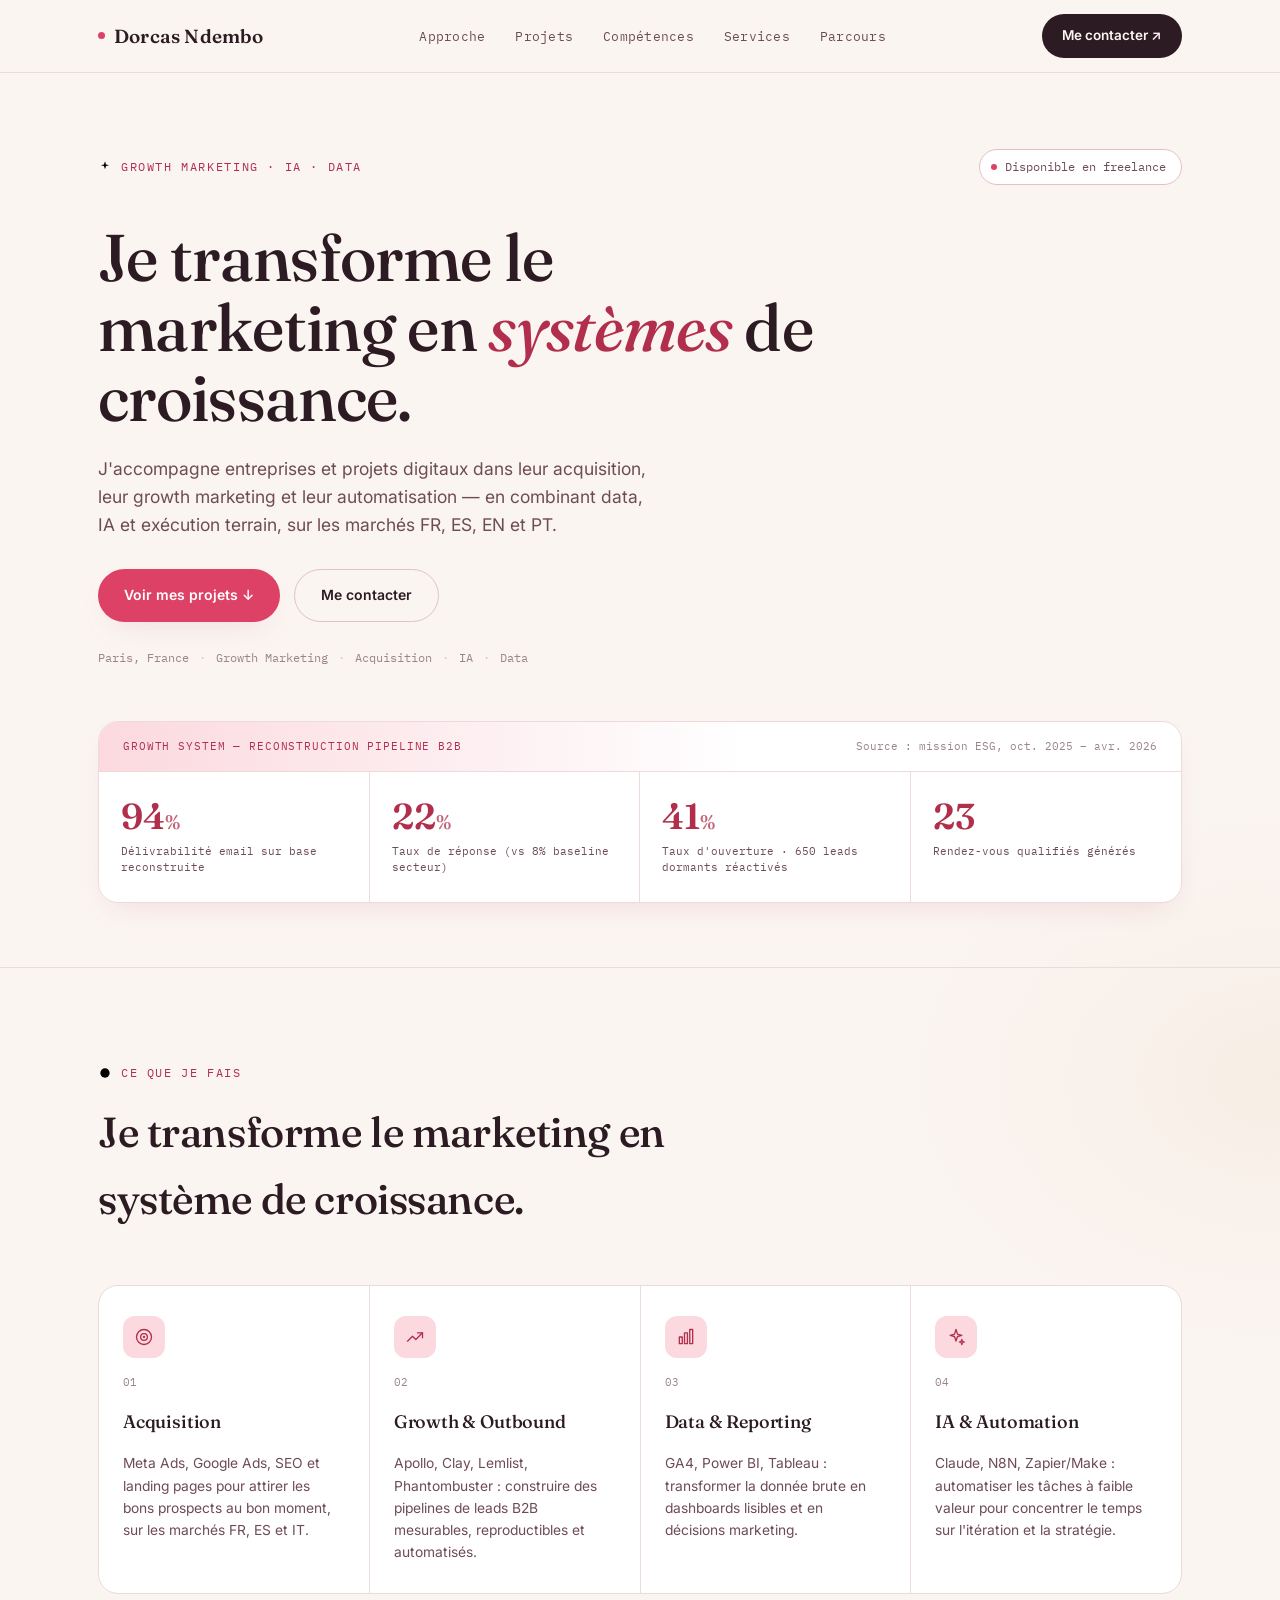
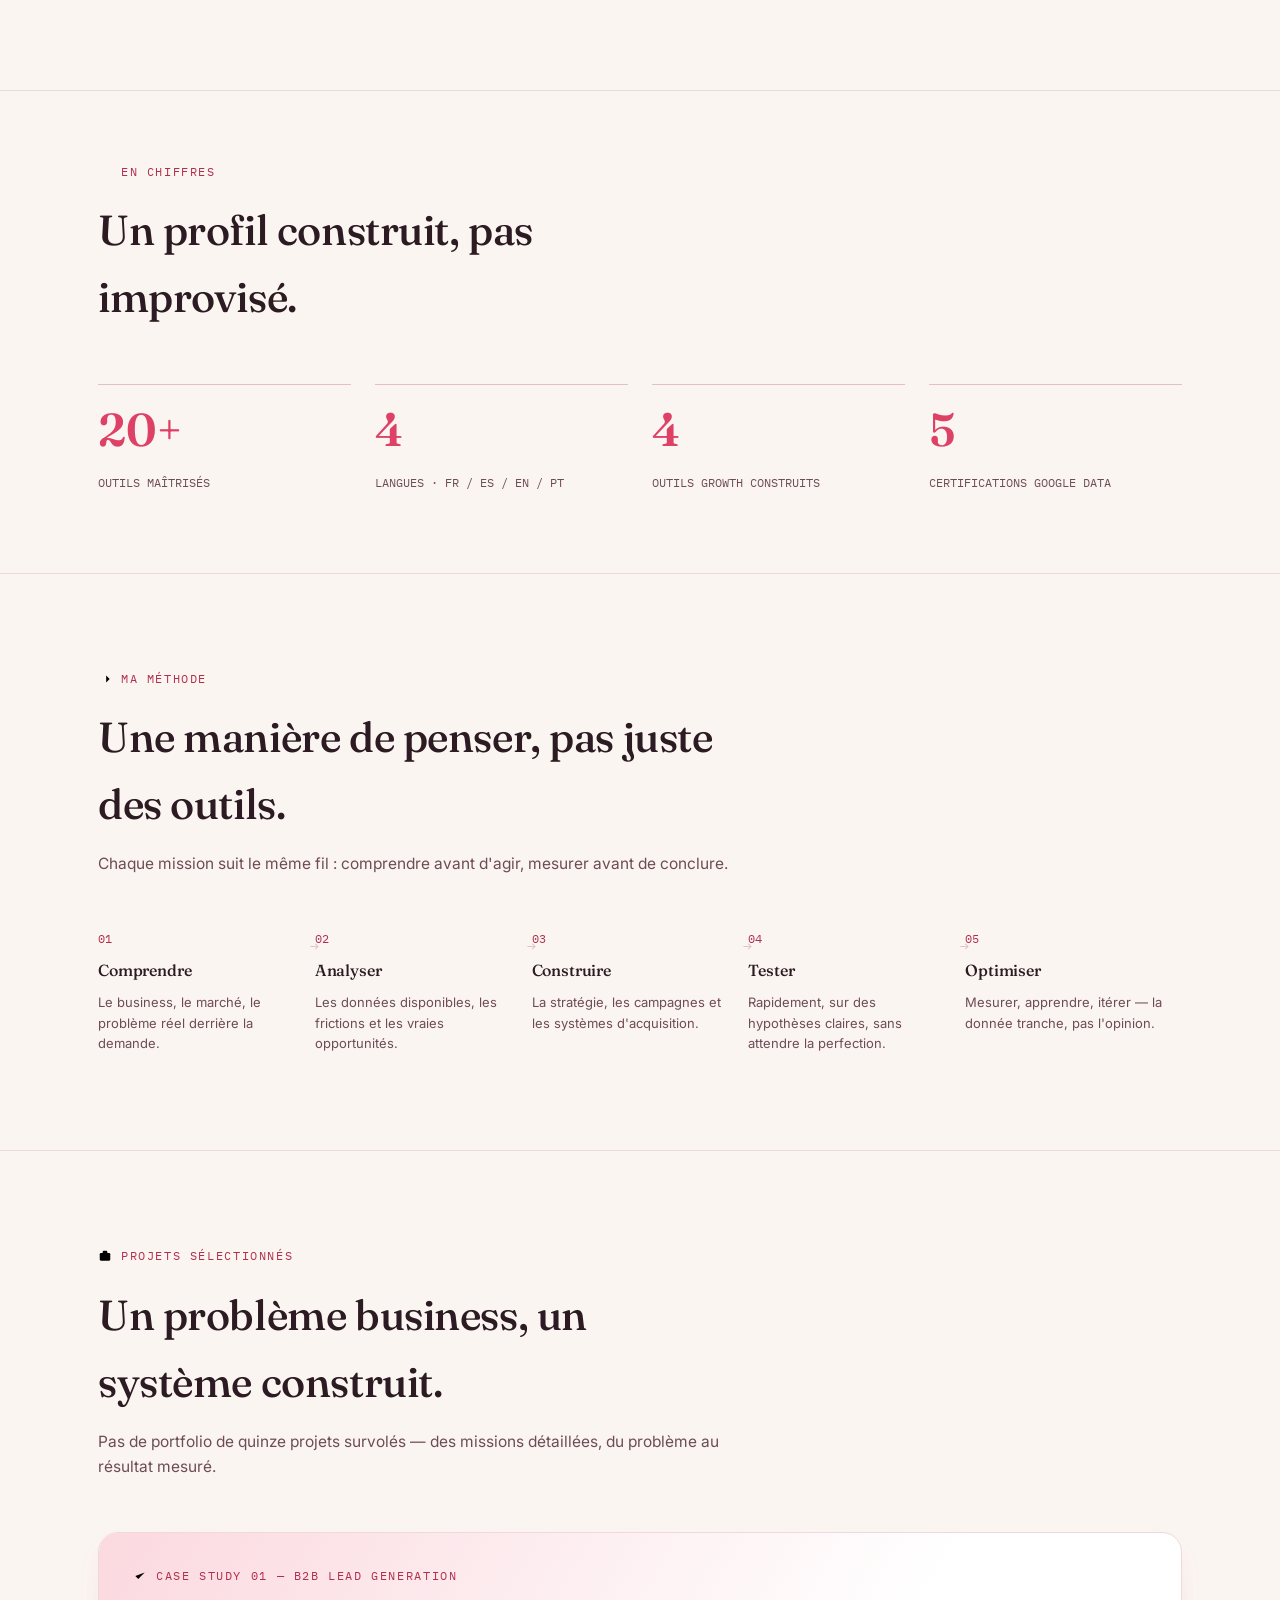
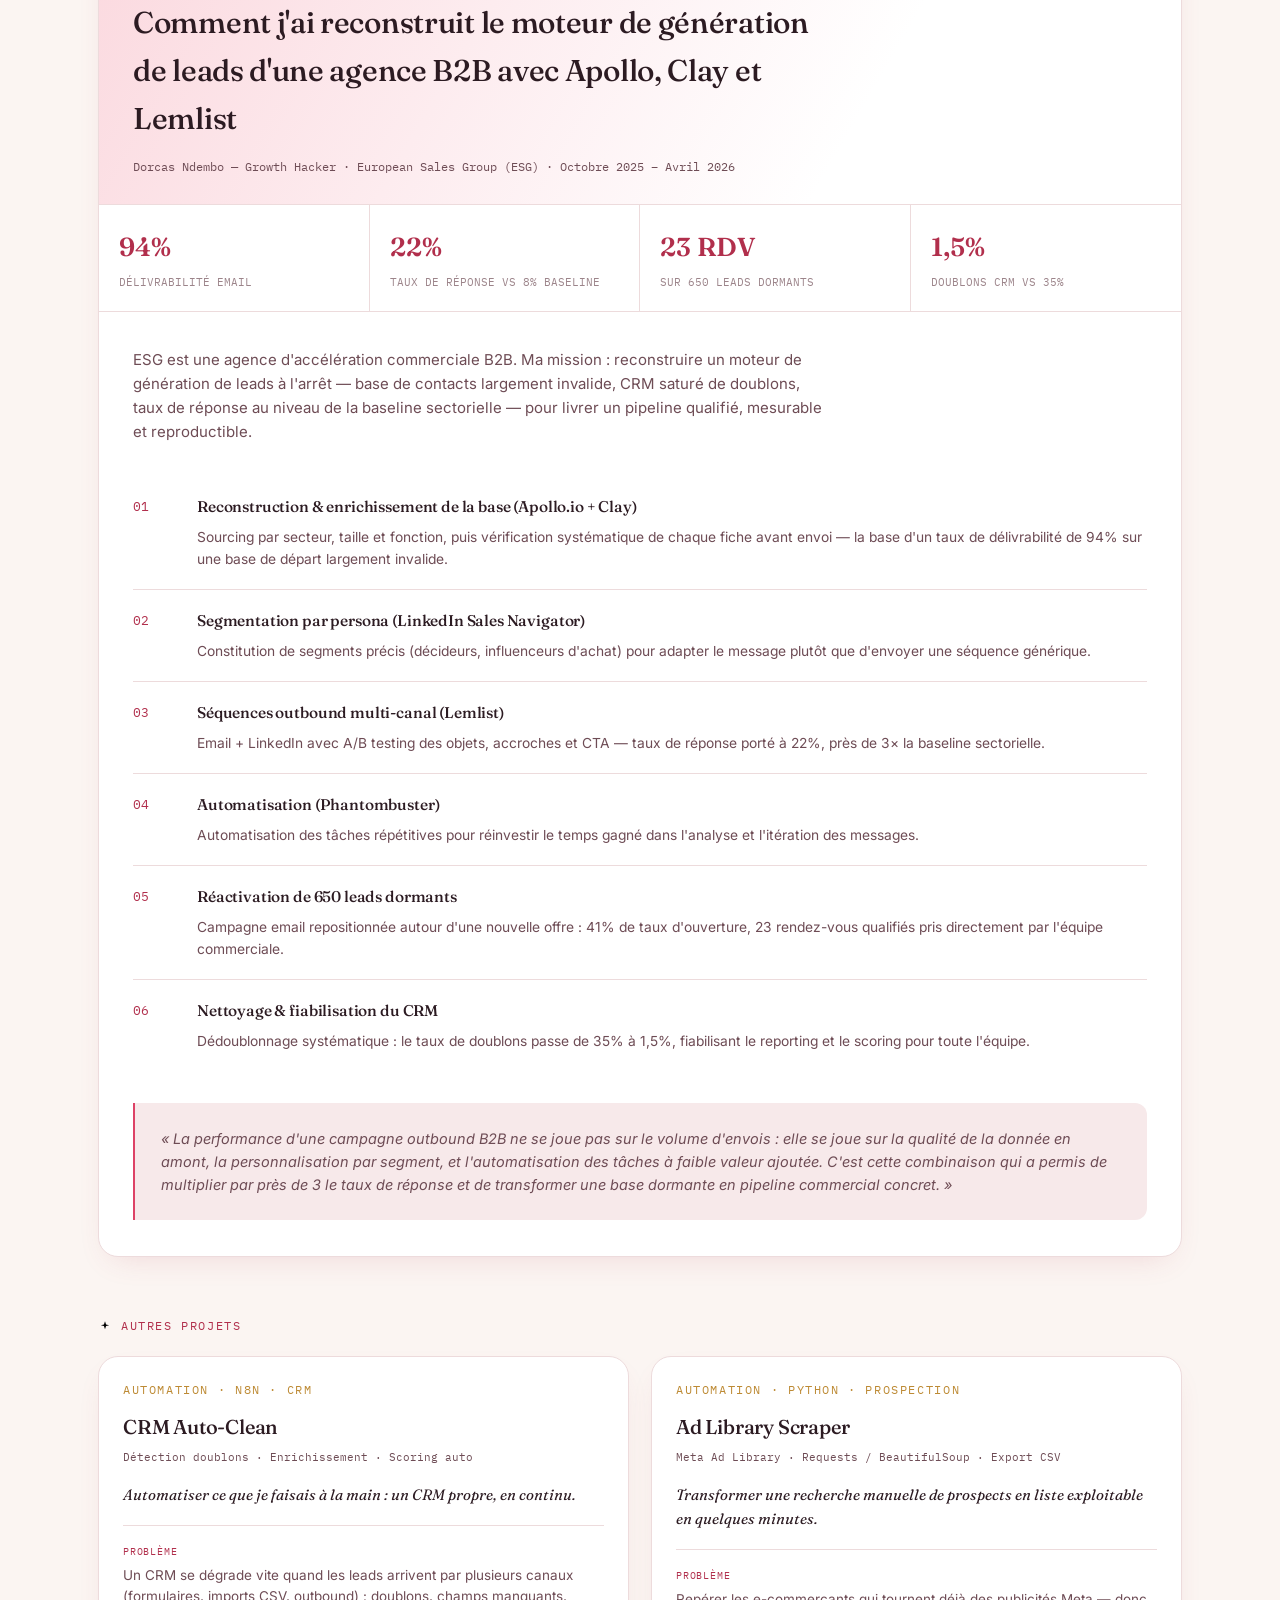
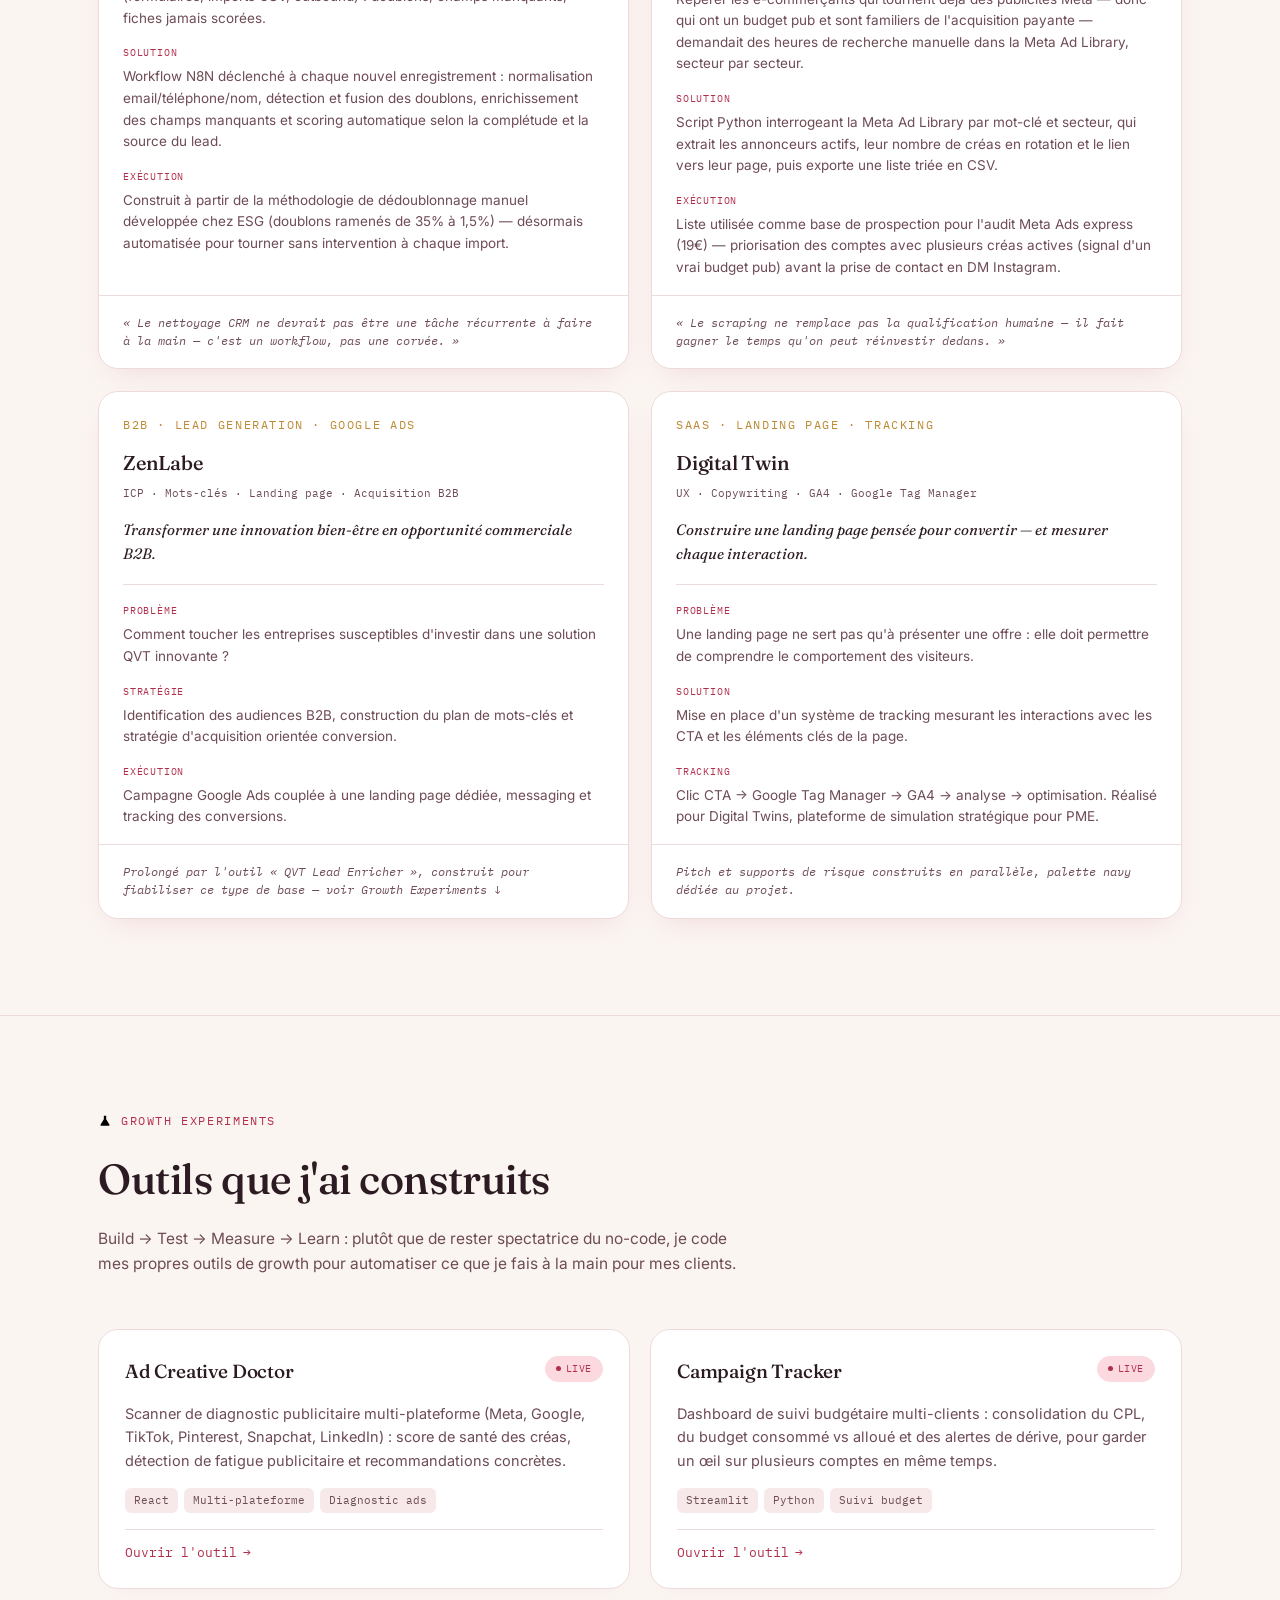
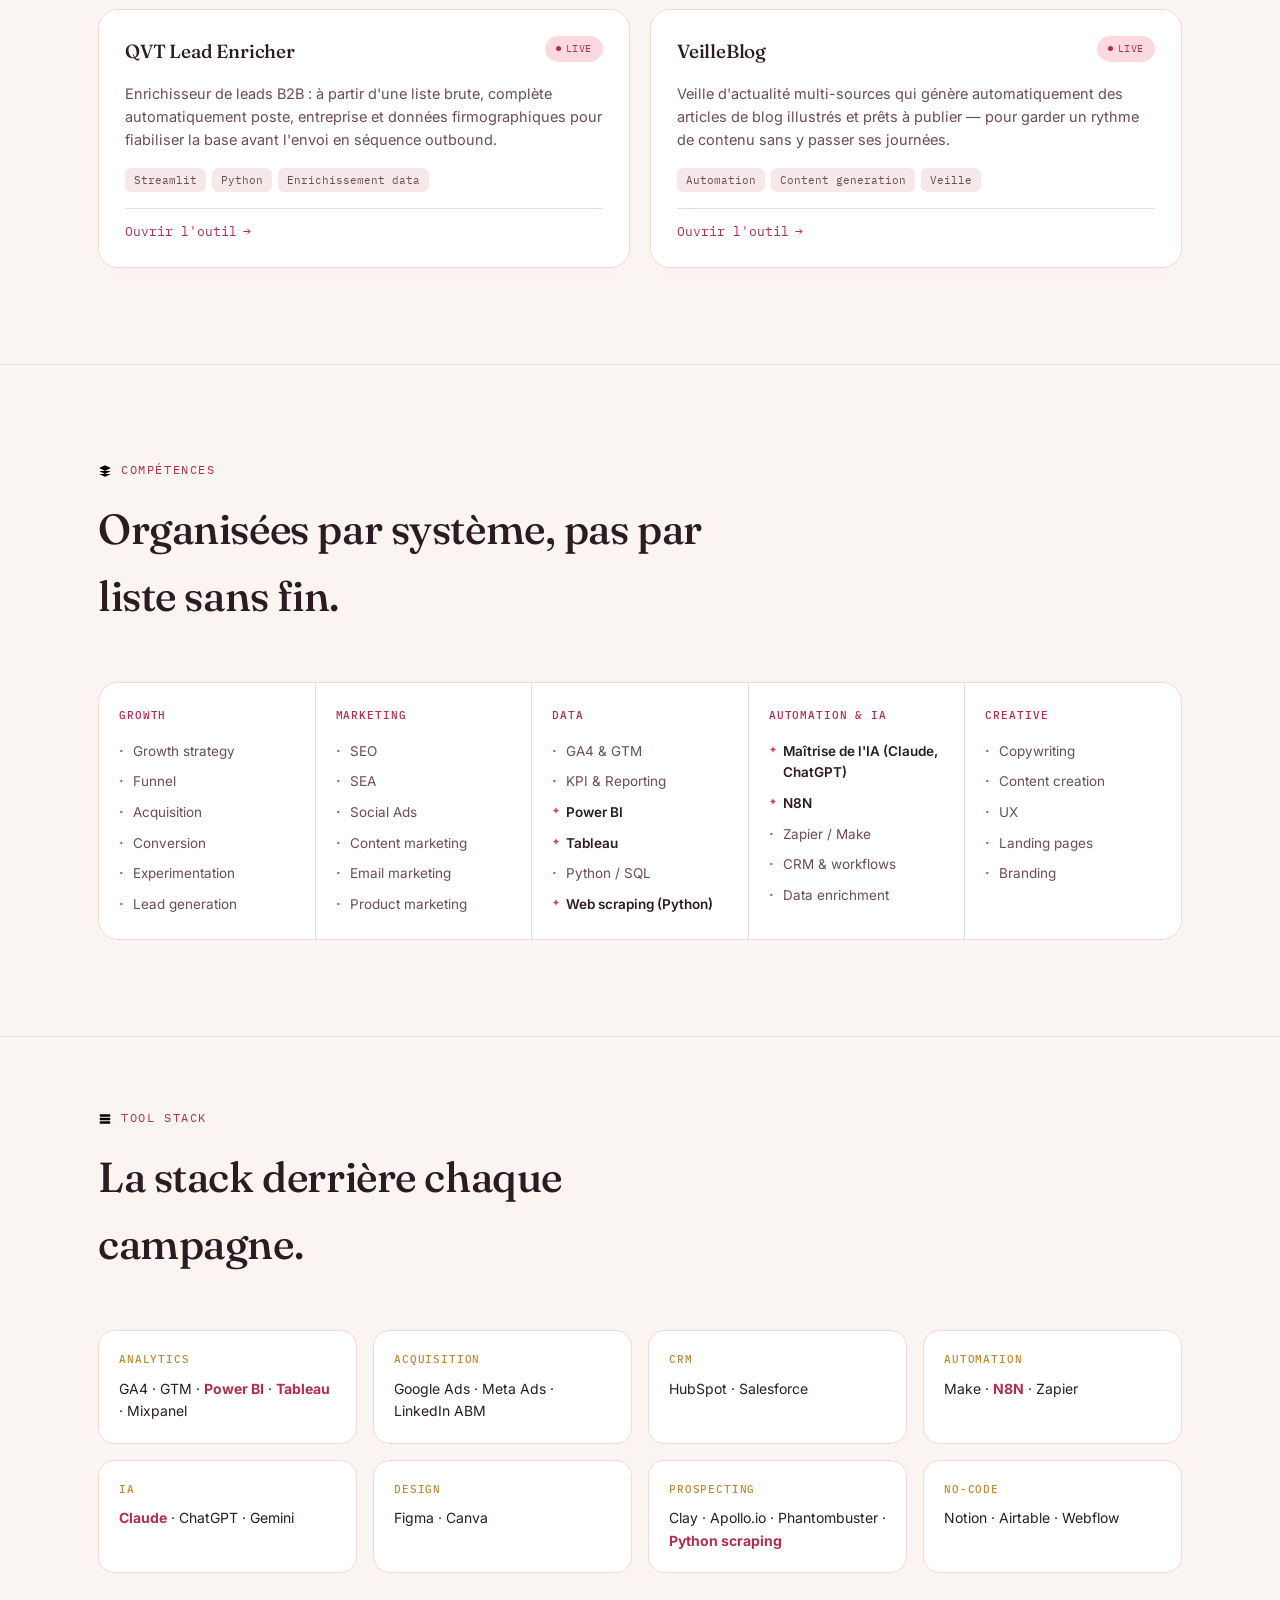
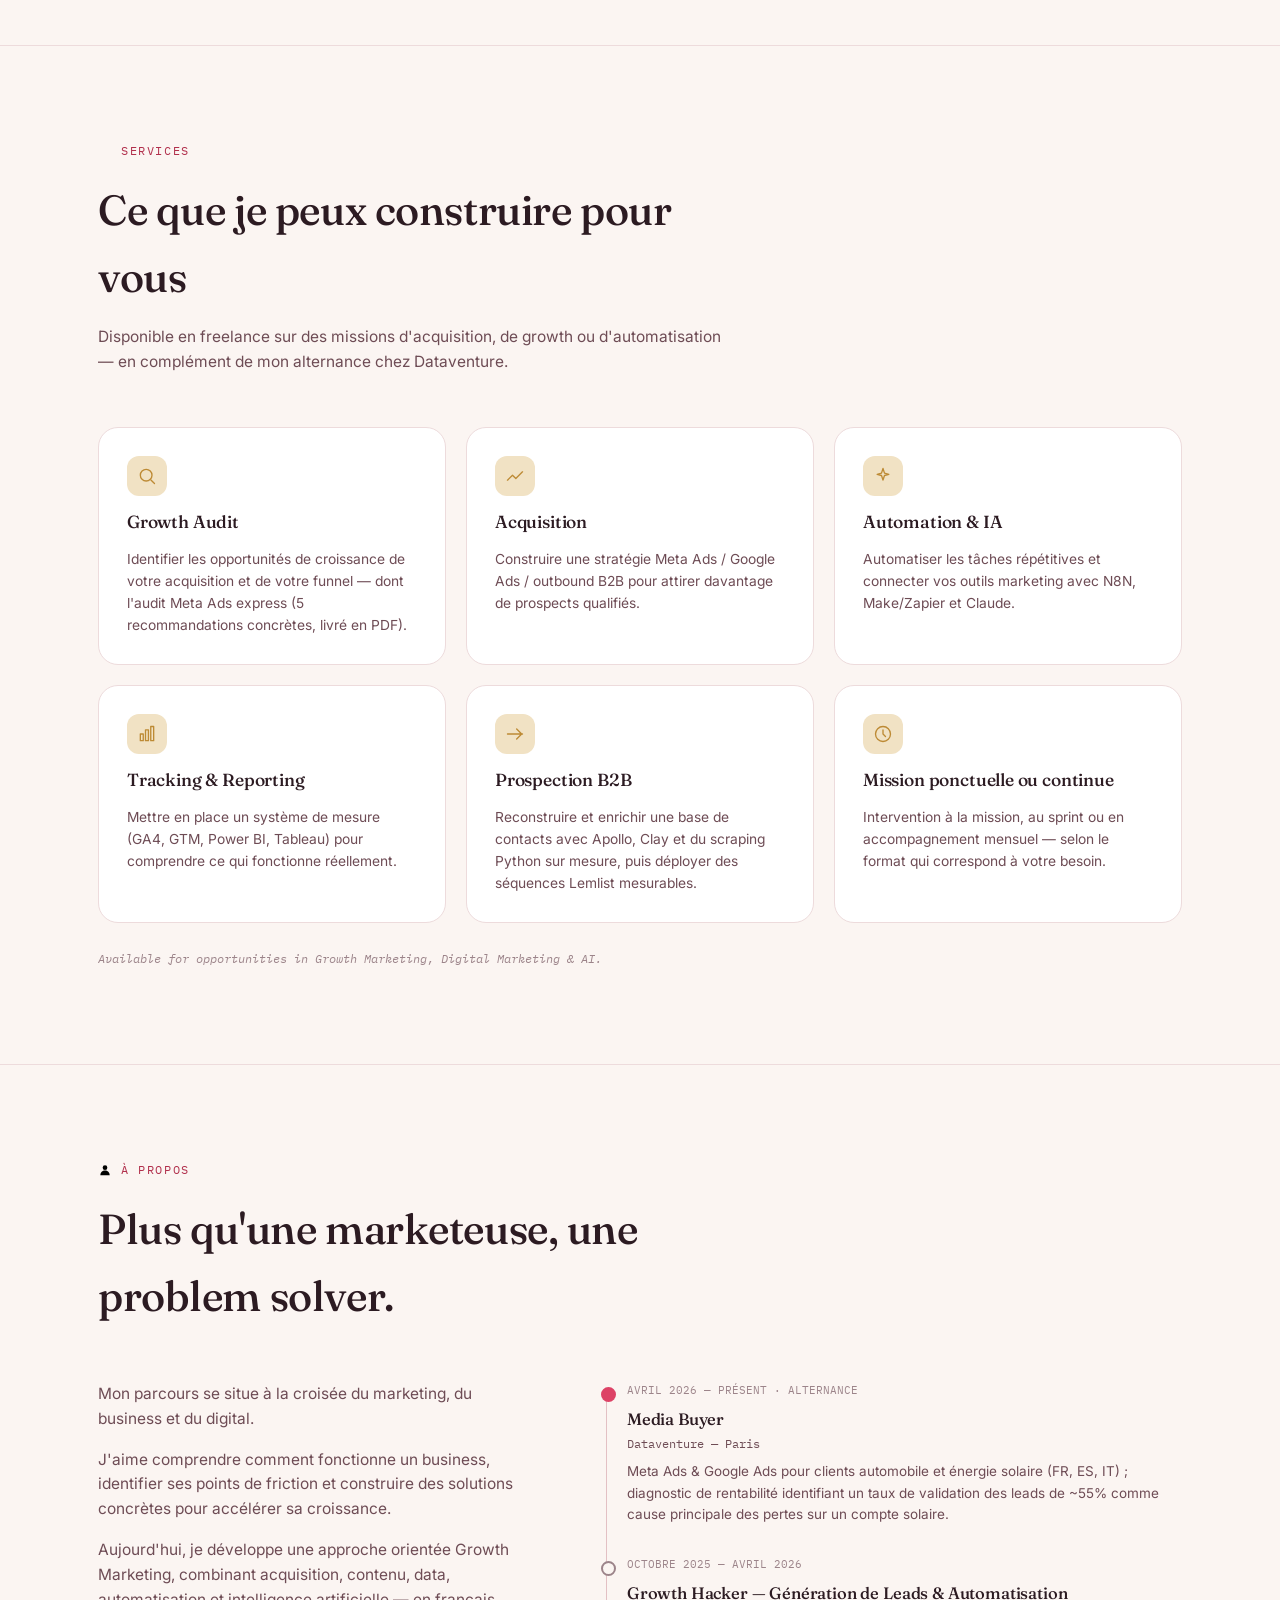
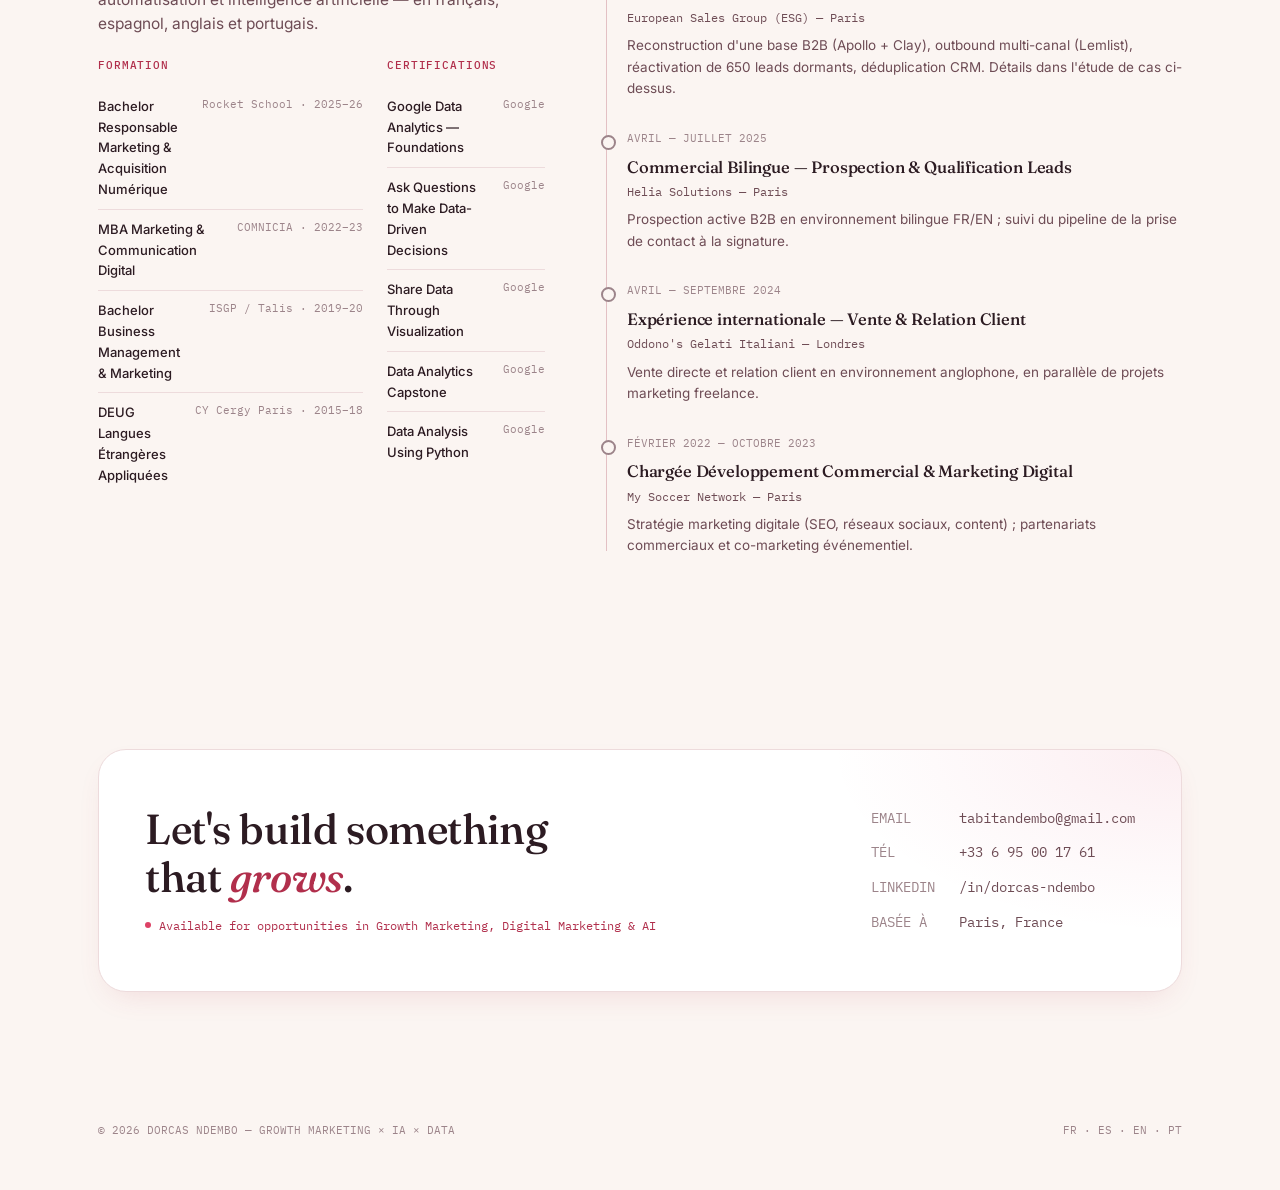
<file: index_1.html>
<!DOCTYPE html>
<html lang="fr">
<head>
<meta charset="UTF-8">
<meta name="viewport" content="width=device-width, initial-scale=1.0">
<title>Dorcas Ndembo — Growth Marketing × IA × Data</title>
<link rel="preconnect" href="https://fonts.googleapis.com">
<link rel="preconnect" href="https://fonts.gstatic.com" crossorigin>
<link href="https://fonts.googleapis.com/css2?family=Fraunces:ital,opsz,wght@0,9..144,400;0,9..144,500;0,9..144,600;1,9..144,500;1,9..144,600&family=Inter:wght@400;500;600;700&family=IBM+Plex+Mono:wght@400;500;600&display=swap" rel="stylesheet">
<style>
  :root{
    --bg:#FBF5F2;
    --bg-soft:#F7E9EA;
    --surface:#FFFFFF;
    --ink:#2C1B22;
    --ink-soft:#6E4C55;
    --muted:#9C848A;
    --rose:#DD4266;
    --rose-deep:#B12F4C;
    --rose-pale:#FBD9DF;
    --gold:#BD8A34;
    --gold-pale:#F1E2C4;
    --lav:#B497C9;
    --line:#EDDBDC;
    --line-strong:#E3C0C4;
    --shadow: 0 12px 32px -14px rgba(178,60,84,0.18);
    --radius:20px;
    --disp:"Fraunces", serif;
    --body:"Inter", sans-serif;
    --mono:"IBM Plex Mono", monospace;
  }
  *{box-sizing:border-box; margin:0; padding:0;}
  html{scroll-behavior:smooth;}
  body{
    background:var(--bg);
    color:var(--ink);
    font-family:var(--body);
    line-height:1.6;
    -webkit-font-smoothing:antialiased;
    background-image:
      radial-gradient(ellipse 900px 500px at 12% -6%, rgba(221,66,102,0.09), transparent 60%),
      radial-gradient(ellipse 700px 500px at 100% 10%, rgba(189,138,52,0.07), transparent 55%);
    background-repeat:no-repeat;
  }
  a{color:inherit; text-decoration:none;}
  img{max-width:100%; display:block;}
  .wrap{max-width:1140px; margin:0 auto; padding:0 28px;}
  ::selection{background:var(--rose); color:#fff;}
  a:focus-visible, button:focus-visible{outline:2px solid var(--rose-deep); outline-offset:3px;}
  @media (prefers-reduced-motion: reduce){
    *{animation-duration:0.01ms !important; animation-iteration-count:1 !important; transition-duration:0.01ms !important; scroll-behavior:auto !important;}
  }

  h1,h2,h3,h4{font-family:var(--disp); font-weight:500; letter-spacing:-0.01em; color:var(--ink);}
  em{font-style:italic; color:var(--rose-deep); font-weight:500;}

  .eyebrow{
    font-family:var(--mono); font-size:11.5px; letter-spacing:.14em; text-transform:uppercase;
    color:var(--rose-deep); display:flex; align-items:center; gap:9px;
  }
  .eyebrow .ic{width:14px; height:14px; flex-shrink:0;}

  .icon{width:20px; height:20px; stroke:currentColor; fill:none; stroke-width:1.6; stroke-linecap:round; stroke-linejoin:round;}

  /* ---------- NAV ---------- */
  header.nav{
    position:sticky; top:0; z-index:100;
    background:rgba(251,245,242,0.86);
    backdrop-filter:blur(12px);
    border-bottom:1px solid var(--line);
  }
  .nav-inner{display:flex; align-items:center; justify-content:space-between; height:72px;}
  .logo{font-family:var(--disp); font-weight:600; font-size:19px; letter-spacing:.01em; display:flex; align-items:center; gap:9px;}
  .logo .dot{width:7px; height:7px; border-radius:50%; background:var(--rose);}
  .nav-links{display:flex; gap:30px; font-family:var(--mono); font-size:12.5px; color:var(--ink-soft); letter-spacing:.02em;}
  .nav-links a{transition:color .2s;}
  .nav-links a:hover{color:var(--rose-deep);}
  .nav-cta{
    font-family:var(--body); font-weight:600; font-size:13.5px;
    padding:11px 20px; background:var(--ink); color:var(--bg);
    border-radius:100px; transition:all .25s; white-space:nowrap;
  }
  .nav-cta:hover{background:var(--rose-deep); transform:translateY(-1px);}
  .nav-toggle{display:none; flex-direction:column; gap:4px; background:none; border:none; cursor:pointer; padding:8px;}
  .nav-toggle span{width:20px; height:2px; background:var(--ink);}
  .mobile-menu{display:none; flex-direction:column; border-top:1px solid var(--line);}
  .mobile-menu a{padding:15px 28px; font-family:var(--mono); font-size:13px; border-bottom:1px solid var(--line); color:var(--ink-soft);}
  .mobile-menu.open{display:flex;}
  @media (max-width:900px){
    .nav-links{display:none;} .nav-cta{display:none;} .nav-toggle{display:flex;}
  }

  /* ---------- REVEAL ---------- */
  .reveal{transition:opacity .7s ease, transform .7s ease;}
  .reveal.js-hide{opacity:0; transform:translateY(20px);}
  .reveal.in{opacity:1; transform:translateY(0);}

  /* ---------- BUTTONS ---------- */
  .btn{font-family:var(--body); font-weight:600; font-size:14px; padding:14px 26px; border-radius:100px; display:inline-flex; align-items:center; gap:9px; transition:all .22s;}
  .btn-primary{background:var(--rose); color:#fff; box-shadow:var(--shadow);}
  .btn-primary:hover{background:var(--rose-deep); transform:translateY(-2px);}
  .btn-ghost{border:1.5px solid var(--line-strong); color:var(--ink);}
  .btn-ghost:hover{border-color:var(--rose); color:var(--rose-deep);}

  /* ---------- HERO ---------- */
  .hero{padding:76px 0 64px;}
  .hero-top{display:flex; justify-content:space-between; align-items:center; gap:16px; flex-wrap:wrap; margin-bottom:38px;}
  .status-pill{
    font-family:var(--mono); font-size:11.5px; color:var(--ink-soft);
    border:1px solid var(--line-strong); background:var(--surface); border-radius:100px; padding:8px 15px 8px 11px;
    display:flex; align-items:center; gap:8px;
  }
  .status-pill .dot{width:6px; height:6px; border-radius:50%; background:var(--rose); animation:pulse 2.4s infinite;}
  @keyframes pulse{0%,100%{opacity:1;}50%{opacity:.3;}}

  h1.headline{font-size:clamp(38px,6.2vw,66px); line-height:1.06; max-width:760px; margin-bottom:22px;}
  .hero-sub{font-size:17.5px; color:var(--ink-soft); max-width:560px; margin-bottom:30px;}
  .hero-cta-row{display:flex; gap:14px; flex-wrap:wrap; margin-bottom:26px;}
  .hero-meta{font-family:var(--mono); font-size:12px; color:var(--muted); display:flex; gap:10px; flex-wrap:wrap; align-items:center;}
  .hero-meta .sep{color:var(--line-strong);}

  /* growth system panel */
  .gs-panel{
    margin-top:54px; background:var(--surface); border:1px solid var(--line); border-radius:var(--radius);
    box-shadow:var(--shadow); overflow:hidden;
  }
  .gs-head{
    display:flex; justify-content:space-between; align-items:center; padding:16px 24px;
    border-bottom:1px solid var(--line); background:linear-gradient(90deg, var(--rose-pale), transparent 60%);
  }
  .gs-head .t{font-family:var(--mono); font-size:11px; color:var(--rose-deep); letter-spacing:.08em; text-transform:uppercase;}
  .gs-head .src{font-family:var(--mono); font-size:10.5px; color:var(--muted);}
  .gs-grid{display:grid; grid-template-columns:repeat(4,1fr);}
  .gs-cell{padding:26px 22px; border-right:1px solid var(--line);}
  .gs-cell:last-child{border-right:none;}
  .gs-num{font-family:var(--disp); font-size:clamp(28px,3.6vw,36px); font-weight:600; color:var(--rose-deep); line-height:1;}
  .gs-num .unit{font-size:.55em; opacity:.75;}
  .gs-label{font-family:var(--mono); font-size:11px; color:var(--ink-soft); margin-top:10px; line-height:1.45;}
  @media (max-width:760px){
    .gs-grid{grid-template-columns:repeat(2,1fr);}
    .gs-cell{border-bottom:1px solid var(--line);}
    .gs-cell:nth-child(2n){border-right:none;}
  }

  /* ---------- SECTION shell ---------- */
  section{padding:96px 0;}
  section.tight{padding:72px 0;}
  .section-head{margin-bottom:52px; max-width:640px;}
  .section-head .eyebrow{margin-bottom:16px;}
  .section-head h2{font-size:clamp(28px,4vw,42px);}
  .section-head p{color:var(--ink-soft); margin-top:14px; font-size:15.5px;}
  .rule{height:1px; background:var(--line); border:none; margin:0;}

  /* ---------- WHAT I DO ---------- */
  .do-grid{display:grid; grid-template-columns:repeat(4,1fr); gap:1px; background:var(--line); border:1px solid var(--line); border-radius:var(--radius); overflow:hidden;}
  .do-card{background:var(--surface); padding:30px 24px; display:flex; flex-direction:column; gap:16px;}
  .do-card .ic-wrap{width:42px; height:42px; border-radius:12px; background:var(--rose-pale); display:flex; align-items:center; justify-content:center; color:var(--rose-deep);}
  .do-card .no{font-family:var(--mono); font-size:11px; color:var(--muted);}
  .do-card h3{font-size:18px;}
  .do-card p{font-size:13.8px; color:var(--ink-soft);}
  @media (max-width:900px){.do-grid{grid-template-columns:repeat(2,1fr);}}
  @media (max-width:560px){.do-grid{grid-template-columns:1fr;}}

  /* ---------- NUMBERS ---------- */
  .num-strip{display:grid; grid-template-columns:repeat(4,1fr); gap:24px;}
  .num-card{text-align:left; padding:8px 0; border-top:1px solid var(--line-strong);}
  .num-card .n{font-family:var(--disp); font-size:clamp(32px,4.4vw,46px); font-weight:600; color:var(--ink);}
  .num-card .n .accentc{color:var(--rose);}
  .num-card .l{font-family:var(--mono); font-size:11.5px; color:var(--ink-soft); margin-top:8px;}
  @media (max-width:760px){.num-strip{grid-template-columns:repeat(2,1fr);}}

  /* ---------- APPROACH ---------- */
  .approach-row{display:grid; grid-template-columns:repeat(5,1fr); gap:0; position:relative;}
  .ap-step{padding:0 18px 0 0; position:relative;}
  .ap-step:not(:last-child)::after{
    content:"→"; position:absolute; right:-4px; top:6px; color:var(--line-strong); font-family:var(--mono); font-size:15px;
  }
  .ap-num{font-family:var(--mono); font-size:12px; color:var(--rose-deep); margin-bottom:10px;}
  .ap-step h4{font-size:16px; margin-bottom:8px;}
  .ap-step p{font-size:13px; color:var(--ink-soft);}
  @media (max-width:900px){
    .approach-row{grid-template-columns:1fr 1fr; gap:28px 20px;}
    .ap-step:not(:last-child)::after{display:none;}
  }
  @media (max-width:560px){.approach-row{grid-template-columns:1fr;}}

  /* ---------- WORK / CASE STUDIES ---------- */
  .case-frame{border:1px solid var(--line); border-radius:var(--radius); overflow:hidden; background:var(--surface); box-shadow:var(--shadow);}
  .case-top{padding:34px 34px 28px; border-bottom:1px solid var(--line); background:linear-gradient(120deg, var(--rose-pale), transparent 70%);}
  .case-top .eyebrow{margin-bottom:14px;}
  .case-top h3{font-size:clamp(22px,3vw,30px); max-width:680px;}
  .case-top .role-line{font-family:var(--mono); font-size:12px; color:var(--ink-soft); margin-top:14px;}
  .case-stats{display:grid; grid-template-columns:repeat(4,1fr);}
  .case-stat{padding:22px 20px; border-right:1px solid var(--line); border-bottom:1px solid var(--line);}
  .case-stat:last-child{border-right:none;}
  .case-stat .n{font-family:var(--disp); font-size:26px; font-weight:600; color:var(--rose-deep);}
  .case-stat .l{font-family:var(--mono); font-size:10.5px; color:var(--muted); margin-top:6px; line-height:1.4;}
  @media (max-width:760px){.case-stats{grid-template-columns:repeat(2,1fr);}}
  .case-body{padding:36px 34px;}
  .case-body .lede{color:var(--ink-soft); font-size:15px; margin-bottom:32px; max-width:700px;}
  .method-list{display:flex; flex-direction:column;}
  .method-item{display:grid; grid-template-columns:46px 1fr; gap:18px; padding:19px 0; border-top:1px solid var(--line);}
  .method-item:first-child{border-top:none;}
  .method-num{font-family:var(--mono); color:var(--rose-deep); font-size:13px; padding-top:2px;}
  .method-item h4{font-size:15.5px; margin-bottom:6px;}
  .method-item p{font-size:13.8px; color:var(--ink-soft);}
  .takeaway{margin-top:32px; padding:24px 26px; border-left:2px solid var(--rose); background:var(--bg-soft); font-size:14.5px; color:var(--ink-soft); font-style:italic; border-radius:0 12px 12px 0;}

  /* secondary case study cards */
  .cs-grid{display:grid; grid-template-columns:repeat(2,1fr); gap:22px;}
  .cs-card{border:1px solid var(--line); border-radius:var(--radius); background:var(--surface); padding:0; overflow:hidden; box-shadow:var(--shadow); display:flex; flex-direction:column;}
  .cs-card .cs-head{padding:24px 24px 0;}
  .cs-card .eyebrow{margin-bottom:12px; color:var(--gold);}
  .cs-card h4{font-size:20px; margin-bottom:6px;}
  .cs-card .cs-tag{font-family:var(--mono); font-size:11px; color:var(--ink-soft); margin-bottom:16px;}
  .cs-card .cs-quote{font-size:15px; color:var(--ink); margin:0 24px 18px; padding-bottom:18px; border-bottom:1px solid var(--line); font-family:var(--disp); font-style:italic;}
  .cs-block{padding:0 24px; margin-bottom:16px;}
  .cs-block .k{font-family:var(--mono); font-size:10px; text-transform:uppercase; letter-spacing:.08em; color:var(--rose-deep); margin-bottom:5px;}
  .cs-block p{font-size:13.5px; color:var(--ink-soft);}
  .cs-foot{margin-top:auto; padding:18px 24px; border-top:1px solid var(--line); font-family:var(--mono); font-size:11.5px; color:var(--ink-soft); font-style:italic;}
  @media (max-width:760px){.cs-grid{grid-template-columns:1fr;}}

  /* ---------- EXPERIMENTS / TOOLS I BUILT ---------- */
  .tools-grid{display:grid; grid-template-columns:repeat(2,1fr); gap:20px;}
  .tool-card{border:1px solid var(--line); border-radius:var(--radius); background:var(--surface); padding:26px; display:flex; flex-direction:column; gap:16px; transition:all .22s; box-shadow:0 8px 20px -16px rgba(178,60,84,0.15);}
  .tool-card:hover{border-color:var(--rose); transform:translateY(-3px); box-shadow:var(--shadow);}
  .tool-head{display:flex; justify-content:space-between; align-items:flex-start; gap:12px;}
  .tool-head h3{font-size:19px;}
  .tool-status{font-family:var(--mono); font-size:10px; letter-spacing:.06em; text-transform:uppercase; color:var(--rose-deep); border:1px solid var(--rose-pale); background:var(--rose-pale); border-radius:100px; padding:4px 10px; white-space:nowrap; display:flex; align-items:center; gap:5px;}
  .tool-status .dot{width:5px; height:5px; border-radius:50%; background:var(--rose-deep);}
  .tool-card p{color:var(--ink-soft); font-size:14.5px;}
  .tool-tags{display:flex; flex-wrap:wrap; gap:6px;}
  .tool-tags span{font-family:var(--mono); font-size:10.5px; color:var(--ink-soft); background:var(--bg-soft); border-radius:6px; padding:4px 9px;}
  .tool-link{margin-top:auto; font-family:var(--mono); font-size:12.5px; color:var(--rose-deep); display:inline-flex; align-items:center; gap:6px; padding-top:12px; border-top:1px solid var(--line);}
  .tool-link .arrow{transition:transform .2s;}
  .tool-card:hover .tool-link .arrow{transform:translateX(4px);}
  @media (max-width:720px){.tools-grid{grid-template-columns:1fr;}}

  /* ---------- SKILLS ---------- */
  .skills-grid{display:grid; grid-template-columns:repeat(5,1fr); gap:1px; background:var(--line); border:1px solid var(--line); border-radius:var(--radius); overflow:hidden;}
  .skill-col{background:var(--surface); padding:24px 20px;}
  .skill-col h4{font-family:var(--mono); font-size:11px; letter-spacing:.08em; text-transform:uppercase; color:var(--rose-deep); margin-bottom:16px;}
  .skill-col ul{list-style:none; display:flex; flex-direction:column; gap:9px;}
  .skill-col li{font-size:13.5px; color:var(--ink-soft); padding-left:14px; position:relative;}
  .skill-col li::before{content:"·"; position:absolute; left:0; color:var(--rose); font-weight:700;}
  .skill-col li.new{color:var(--ink); font-weight:600;}
  .skill-col li.new::before{content:"✦"; font-size:9px; top:2px;}
  @media (max-width:960px){.skills-grid{grid-template-columns:repeat(3,1fr);}}
  @media (max-width:640px){.skills-grid{grid-template-columns:repeat(2,1fr);}}

  /* ---------- TOOL STACK ---------- */
  .stack-grid{display:grid; grid-template-columns:repeat(4,1fr); gap:16px;}
  .stack-card{border:1px solid var(--line); border-radius:16px; background:var(--surface); padding:20px 20px;}
  .stack-card h4{font-family:var(--mono); font-size:10.5px; letter-spacing:.08em; text-transform:uppercase; color:var(--gold); margin-bottom:10px;}
  .stack-card .items{font-size:14px; color:var(--ink); line-height:1.6;}
  .stack-card .items b.new{color:var(--rose-deep);}
  @media (max-width:900px){.stack-grid{grid-template-columns:repeat(2,1fr);}}
  @media (max-width:520px){.stack-grid{grid-template-columns:1fr;}}

  /* ---------- SERVICES ---------- */
  .svc-grid{display:grid; grid-template-columns:repeat(3,1fr); gap:20px;}
  .svc-card{border:1px solid var(--line); border-radius:var(--radius); background:var(--surface); padding:28px; display:flex; flex-direction:column; gap:12px;}
  .svc-card .ic-wrap{width:40px; height:40px; border-radius:12px; background:var(--gold-pale); display:flex; align-items:center; justify-content:center; color:var(--gold);}
  .svc-card h4{font-size:17.5px;}
  .svc-card p{font-size:13.8px; color:var(--ink-soft);}
  @media (max-width:900px){.svc-grid{grid-template-columns:repeat(2,1fr);}}
  @media (max-width:560px){.svc-grid{grid-template-columns:1fr;}}
  .svc-note{margin-top:26px; font-family:var(--mono); font-size:12px; color:var(--muted); font-style:italic;}

  /* ---------- ABOUT / TIMELINE ---------- */
  .about-layout{display:grid; grid-template-columns:1fr 1.3fr; gap:56px;}
  .about-copy p{color:var(--ink-soft); font-size:15.5px; margin-bottom:16px; max-width:420px;}
  .timeline{position:relative; padding-left:26px;}
  .timeline::before{content:""; position:absolute; left:5px; top:6px; bottom:6px; width:1px; background:var(--line-strong);}
  .t-item{position:relative; padding-bottom:30px;}
  .t-item:last-child{padding-bottom:0;}
  .t-item::before{content:""; position:absolute; left:-26px; top:5px; width:11px; height:11px; border-radius:50%; background:var(--bg); border:2px solid var(--muted);}
  .t-item.current::before{border-color:var(--rose); background:var(--rose);}
  .t-date{font-family:var(--mono); font-size:11px; color:var(--muted);}
  .t-item h4{font-size:16.5px; margin:6px 0 2px;}
  .t-item .t-org{font-family:var(--mono); font-size:12px; color:var(--ink-soft); margin-bottom:8px;}
  .t-item p.desc{font-size:13.5px; color:var(--ink-soft);}
  @media (max-width:860px){.about-layout{grid-template-columns:1fr;}}

  .edu-strip{margin-top:20px; display:grid; grid-template-columns:1fr 1fr; gap:24px;}
  .edu-block h4{font-family:var(--mono); font-size:11px; color:var(--rose-deep); text-transform:uppercase; letter-spacing:.08em; margin-bottom:12px;}
  .edu-block .row{display:flex; justify-content:space-between; gap:12px; padding:9px 0; border-top:1px solid var(--line); font-size:13px;}
  .edu-block .row:first-of-type{border-top:none;}
  .edu-block .row b{color:var(--ink); font-weight:500;}
  .edu-block .row span{color:var(--muted); font-family:var(--mono); font-size:11px; white-space:nowrap; padding-left:12px;}
  @media (max-width:560px){.edu-strip{grid-template-columns:1fr;}}

  /* ---------- CONTACT ---------- */
  .contact-panel{
    border:1px solid var(--line); border-radius:28px; background:var(--surface);
    padding:56px 46px; display:flex; justify-content:space-between; align-items:center; gap:30px; flex-wrap:wrap;
    box-shadow:var(--shadow);
    background-image: radial-gradient(ellipse 500px 260px at 100% 0%, rgba(221,66,102,0.09), transparent 70%);
  }
  .contact-panel h2{font-size:clamp(28px,4.4vw,42px); max-width:480px; line-height:1.14;}
  .contact-panel .avail{font-family:var(--mono); font-size:12px; color:var(--rose-deep); margin-top:14px; display:flex; align-items:center; gap:8px;}
  .contact-panel .avail .dot{width:6px; height:6px; border-radius:50%; background:var(--rose); animation:pulse 2.4s infinite;}
  .contact-links{display:flex; flex-direction:column; gap:13px; font-family:var(--mono); font-size:13.5px;}
  .contact-links a{display:flex; align-items:center; gap:10px; color:var(--ink-soft); transition:color .2s;}
  .contact-links a:hover{color:var(--rose-deep);}
  .contact-links .k{color:var(--muted); width:78px; display:inline-block;}

  footer{padding:34px 0 50px;}
  .foot-row{display:flex; justify-content:space-between; align-items:center; flex-wrap:wrap; gap:14px; font-family:var(--mono); font-size:11px; color:var(--muted);}
</style>
</head>
<body>

<header class="nav">
  <div class="wrap nav-inner">
    <div class="logo"><span class="dot"></span>Dorcas Ndembo</div>
    <nav class="nav-links">
      <a href="#approche">Approche</a>
      <a href="#projets">Projets</a>
      <a href="#competences">Compétences</a>
      <a href="#services">Services</a>
      <a href="#parcours">Parcours</a>
    </nav>
    <a class="nav-cta" href="#contact">Me contacter ↗</a>
    <button class="nav-toggle" id="navToggle" aria-label="Ouvrir le menu"><span></span><span></span><span></span></button>
  </div>
  <div class="mobile-menu" id="mobileMenu">
    <a href="#approche">Approche</a>
    <a href="#projets">Projets</a>
    <a href="#competences">Compétences</a>
    <a href="#services">Services</a>
    <a href="#parcours">Parcours</a>
    <a href="#contact">Me contacter ↗</a>
  </div>
</header>

<main>
  <!-- ================= HERO ================= -->
  <section class="hero">
    <div class="wrap">
      <div class="hero-top">
        <div class="eyebrow">
          <svg class="ic" viewBox="0 0 24 24"><path d="M12 2l1.8 5.6L19 9l-5.2 1.4L12 16l-1.8-5.6L5 9l5.2-1.4L12 2z"/></svg>
          GROWTH MARKETING · IA · DATA
        </div>
        <div class="status-pill"><span class="dot"></span>Disponible en freelance</div>
      </div>

      <h1 class="headline">Je transforme le marketing en <em>systèmes</em> de croissance.</h1>
      <p class="hero-sub">J'accompagne entreprises et projets digitaux dans leur acquisition, leur growth marketing et leur automatisation — en combinant data, IA et exécution terrain, sur les marchés FR, ES, EN et PT.</p>

      <div class="hero-cta-row">
        <a href="#projets" class="btn btn-primary">Voir mes projets ↓</a>
        <a href="#contact" class="btn btn-ghost">Me contacter</a>
      </div>

      <div class="hero-meta">
        <span>Paris, France</span><span class="sep">·</span>
        <span>Growth Marketing</span><span class="sep">·</span>
        <span>Acquisition</span><span class="sep">·</span>
        <span>IA</span><span class="sep">·</span>
        <span>Data</span>
      </div>

      <div class="gs-panel" id="gsPanel">
        <div class="gs-head">
          <span class="t">Growth system — reconstruction pipeline B2B</span>
          <span class="src">Source : mission ESG, oct. 2025 – avr. 2026</span>
        </div>
        <div class="gs-grid">
          <div class="gs-cell"><div class="gs-num" data-count="94"><span class="val">0</span><span class="unit">%</span></div><div class="gs-label">Délivrabilité email sur base reconstruite</div></div>
          <div class="gs-cell"><div class="gs-num" data-count="22"><span class="val">0</span><span class="unit">%</span></div><div class="gs-label">Taux de réponse (vs 8% baseline secteur)</div></div>
          <div class="gs-cell"><div class="gs-num" data-count="41"><span class="val">0</span><span class="unit">%</span></div><div class="gs-label">Taux d'ouverture · 650 leads dormants réactivés</div></div>
          <div class="gs-cell"><div class="gs-num" data-count="23"><span class="val">0</span><span class="unit"></span></div><div class="gs-label">Rendez-vous qualifiés générés</div></div>
        </div>
      </div>
    </div>
  </section>

  <hr class="rule">

  <!-- ================= WHAT I DO ================= -->
  <section id="whatido">
    <div class="wrap">
      <div class="section-head reveal">
        <div class="eyebrow"><svg class="ic" viewBox="0 0 24 24"><circle cx="12" cy="12" r="8"/><circle cx="12" cy="12" r="3"/></svg>CE QUE JE FAIS</div>
        <h2>Je transforme le marketing en système de croissance.</h2>
      </div>
      <div class="do-grid reveal">
        <div class="do-card">
          <div class="ic-wrap"><svg class="icon" viewBox="0 0 24 24"><circle cx="12" cy="12" r="9"/><circle cx="12" cy="12" r="4"/><circle cx="12" cy="12" r="0.6" fill="currentColor"/></svg></div>
          <div class="no">01</div>
          <h3>Acquisition</h3>
          <p>Meta Ads, Google Ads, SEO et landing pages pour attirer les bons prospects au bon moment, sur les marchés FR, ES et IT.</p>
        </div>
        <div class="do-card">
          <div class="ic-wrap"><svg class="icon" viewBox="0 0 24 24"><path d="M3 17l6-6 4 4 8-8"/><path d="M15 7h6v6"/></svg></div>
          <div class="no">02</div>
          <h3>Growth & Outbound</h3>
          <p>Apollo, Clay, Lemlist, Phantombuster : construire des pipelines de leads B2B mesurables, reproductibles et automatisés.</p>
        </div>
        <div class="do-card">
          <div class="ic-wrap"><svg class="icon" viewBox="0 0 24 24"><rect x="4" y="12" width="3.5" height="8"/><rect x="10.2" y="7" width="3.5" height="13"/><rect x="16.5" y="3" width="3.5" height="17"/></svg></div>
          <div class="no">03</div>
          <h3>Data & Reporting</h3>
          <p>GA4, Power BI, Tableau : transformer la donnée brute en dashboards lisibles et en décisions marketing.</p>
        </div>
        <div class="do-card">
          <div class="ic-wrap"><svg class="icon" viewBox="0 0 24 24"><path d="M12 3l1.8 5.6L19 10l-5.2 1.4L12 17l-1.8-5.6L5 10l5.2-1.4L12 3z"/><path d="M19 15l.7 2.1L22 18l-2.3.9L19 21l-.7-2.1L16 18l2.3-.9L19 15z"/></svg></div>
          <div class="no">04</div>
          <h3>IA & Automation</h3>
          <p>Claude, N8N, Zapier/Make : automatiser les tâches à faible valeur pour concentrer le temps sur l'itération et la stratégie.</p>
        </div>
      </div>
    </div>
  </section>

  <hr class="rule">

  <!-- ================= NUMBERS ================= -->
  <section class="tight" id="numbers">
    <div class="wrap">
      <div class="section-head reveal">
        <div class="eyebrow"><svg class="ic" viewBox="0 0 24 24"><path d="M4 19V9M12 19V4M20 19v-6"/></svg>EN CHIFFRES</div>
        <h2>Un profil construit, pas improvisé.</h2>
      </div>
      <div class="num-strip reveal">
        <div class="num-card"><div class="n"><span class="accentc">20+</span></div><div class="l">OUTILS MAÎTRISÉS</div></div>
        <div class="num-card"><div class="n"><span class="accentc">4</span></div><div class="l">LANGUES · FR / ES / EN / PT</div></div>
        <div class="num-card"><div class="n"><span class="accentc">4</span></div><div class="l">OUTILS GROWTH CONSTRUITS</div></div>
        <div class="num-card"><div class="n"><span class="accentc">5</span></div><div class="l">CERTIFICATIONS GOOGLE DATA</div></div>
      </div>
    </div>
  </section>

  <hr class="rule">

  <!-- ================= APPROACH ================= -->
  <section id="approche">
    <div class="wrap">
      <div class="section-head reveal">
        <div class="eyebrow"><svg class="ic" viewBox="0 0 24 24"><path d="M3 12h18M14 6l6 6-6 6"/></svg>MA MÉTHODE</div>
        <h2>Une manière de penser, pas juste des outils.</h2>
        <p>Chaque mission suit le même fil : comprendre avant d'agir, mesurer avant de conclure.</p>
      </div>
      <div class="approach-row reveal">
        <div class="ap-step"><div class="ap-num">01</div><h4>Comprendre</h4><p>Le business, le marché, le problème réel derrière la demande.</p></div>
        <div class="ap-step"><div class="ap-num">02</div><h4>Analyser</h4><p>Les données disponibles, les frictions et les vraies opportunités.</p></div>
        <div class="ap-step"><div class="ap-num">03</div><h4>Construire</h4><p>La stratégie, les campagnes et les systèmes d'acquisition.</p></div>
        <div class="ap-step"><div class="ap-num">04</div><h4>Tester</h4><p>Rapidement, sur des hypothèses claires, sans attendre la perfection.</p></div>
        <div class="ap-step"><div class="ap-num">05</div><h4>Optimiser</h4><p>Mesurer, apprendre, itérer — la donnée tranche, pas l'opinion.</p></div>
      </div>
    </div>
  </section>

  <hr class="rule">

  <!-- ================= WORK — MAIN CASE STUDY ================= -->
  <section id="projets">
    <div class="wrap">
      <div class="section-head reveal">
        <div class="eyebrow"><svg class="ic" viewBox="0 0 24 24"><rect x="3" y="7" width="18" height="13" rx="2"/><path d="M8 7V5a2 2 0 012-2h4a2 2 0 012 2v2"/></svg>PROJETS SÉLECTIONNÉS</div>
        <h2>Un problème business, un système construit.</h2>
        <p>Pas de portfolio de quinze projets survolés — des missions détaillées, du problème au résultat mesuré.</p>
      </div>

      <div class="case-frame reveal">
        <div class="case-top">
          <div class="eyebrow"><svg class="ic" viewBox="0 0 24 24"><path d="M20 6L9 17l-5-5"/></svg>CASE STUDY 01 — B2B LEAD GENERATION</div>
          <h3>Comment j'ai reconstruit le moteur de génération de leads d'une agence B2B avec Apollo, Clay et Lemlist</h3>
          <div class="role-line">Dorcas Ndembo — Growth Hacker · European Sales Group (ESG) · Octobre 2025 – Avril 2026</div>
        </div>
        <div class="case-stats">
          <div class="case-stat"><div class="n">94%</div><div class="l">DÉLIVRABILITÉ EMAIL</div></div>
          <div class="case-stat"><div class="n">22%</div><div class="l">TAUX DE RÉPONSE VS 8% BASELINE</div></div>
          <div class="case-stat"><div class="n">23 RDV</div><div class="l">SUR 650 LEADS DORMANTS</div></div>
          <div class="case-stat"><div class="n">1,5%</div><div class="l">DOUBLONS CRM VS 35%</div></div>
        </div>
        <div class="case-body">
          <p class="lede">ESG est une agence d'accélération commerciale B2B. Ma mission : reconstruire un moteur de génération de leads à l'arrêt — base de contacts largement invalide, CRM saturé de doublons, taux de réponse au niveau de la baseline sectorielle — pour livrer un pipeline qualifié, mesurable et reproductible.</p>
          <div class="method-list">
            <div class="method-item"><div class="method-num">01</div><div><h4>Reconstruction & enrichissement de la base (Apollo.io + Clay)</h4><p>Sourcing par secteur, taille et fonction, puis vérification systématique de chaque fiche avant envoi — la base d'un taux de délivrabilité de 94% sur une base de départ largement invalide.</p></div></div>
            <div class="method-item"><div class="method-num">02</div><div><h4>Segmentation par persona (LinkedIn Sales Navigator)</h4><p>Constitution de segments précis (décideurs, influenceurs d'achat) pour adapter le message plutôt que d'envoyer une séquence générique.</p></div></div>
            <div class="method-item"><div class="method-num">03</div><div><h4>Séquences outbound multi-canal (Lemlist)</h4><p>Email + LinkedIn avec A/B testing des objets, accroches et CTA — taux de réponse porté à 22%, près de 3× la baseline sectorielle.</p></div></div>
            <div class="method-item"><div class="method-num">04</div><div><h4>Automatisation (Phantombuster)</h4><p>Automatisation des tâches répétitives pour réinvestir le temps gagné dans l'analyse et l'itération des messages.</p></div></div>
            <div class="method-item"><div class="method-num">05</div><div><h4>Réactivation de 650 leads dormants</h4><p>Campagne email repositionnée autour d'une nouvelle offre : 41% de taux d'ouverture, 23 rendez-vous qualifiés pris directement par l'équipe commerciale.</p></div></div>
            <div class="method-item"><div class="method-num">06</div><div><h4>Nettoyage & fiabilisation du CRM</h4><p>Dédoublonnage systématique : le taux de doublons passe de 35% à 1,5%, fiabilisant le reporting et le scoring pour toute l'équipe.</p></div></div>
          </div>
          <div class="takeaway">« La performance d'une campagne outbound B2B ne se joue pas sur le volume d'envois : elle se joue sur la qualité de la donnée en amont, la personnalisation par segment, et l'automatisation des tâches à faible valeur ajoutée. C'est cette combinaison qui a permis de multiplier par près de 3 le taux de réponse et de transformer une base dormante en pipeline commercial concret. »</div>
        </div>
      </div>

      <!-- secondary case studies -->
      <div style="margin-top:60px;" class="reveal">
        <div class="eyebrow" style="margin-bottom:20px;"><svg class="ic" viewBox="0 0 24 24"><path d="M12 2l1.8 5.6L19 9l-5.2 1.4L12 16l-1.8-5.6L5 9l5.2-1.4L12 2z"/></svg>AUTRES PROJETS</div>
        <div class="cs-grid">

          <div class="cs-card">
            <div class="cs-head">
              <div class="eyebrow">AUTOMATION · N8N · CRM</div>
              <h4>CRM Auto-Clean</h4>
              <div class="cs-tag">Détection doublons · Enrichissement · Scoring auto</div>
            </div>
            <div class="cs-quote">Automatiser ce que je faisais à la main : un CRM propre, en continu.</div>
            <div class="cs-block"><div class="k">Problème</div><p>Un CRM se dégrade vite quand les leads arrivent par plusieurs canaux (formulaires, imports CSV, outbound) : doublons, champs manquants, fiches jamais scorées.</p></div>
            <div class="cs-block"><div class="k">Solution</div><p>Workflow N8N déclenché à chaque nouvel enregistrement : normalisation email/téléphone/nom, détection et fusion des doublons, enrichissement des champs manquants et scoring automatique selon la complétude et la source du lead.</p></div>
            <div class="cs-block"><div class="k">Exécution</div><p>Construit à partir de la méthodologie de dédoublonnage manuel développée chez ESG (doublons ramenés de 35% à 1,5%) — désormais automatisée pour tourner sans intervention à chaque import.</p></div>
            <div class="cs-foot">« Le nettoyage CRM ne devrait pas être une tâche récurrente à faire à la main — c'est un workflow, pas une corvée. »</div>
          </div>

          <div class="cs-card">
            <div class="cs-head">
              <div class="eyebrow">AUTOMATION · PYTHON · PROSPECTION</div>
              <h4>Ad Library Scraper</h4>
              <div class="cs-tag">Meta Ad Library · Requests / BeautifulSoup · Export CSV</div>
            </div>
            <div class="cs-quote">Transformer une recherche manuelle de prospects en liste exploitable en quelques minutes.</div>
            <div class="cs-block"><div class="k">Problème</div><p>Repérer les e-commerçants qui tournent déjà des publicités Meta — donc qui ont un budget pub et sont familiers de l'acquisition payante — demandait des heures de recherche manuelle dans la Meta Ad Library, secteur par secteur.</p></div>
            <div class="cs-block"><div class="k">Solution</div><p>Script Python interrogeant la Meta Ad Library par mot-clé et secteur, qui extrait les annonceurs actifs, leur nombre de créas en rotation et le lien vers leur page, puis exporte une liste triée en CSV.</p></div>
            <div class="cs-block"><div class="k">Exécution</div><p>Liste utilisée comme base de prospection pour l'audit Meta Ads express (19€) — priorisation des comptes avec plusieurs créas actives (signal d'un vrai budget pub) avant la prise de contact en DM Instagram.</p></div>
            <div class="cs-foot">« Le scraping ne remplace pas la qualification humaine — il fait gagner le temps qu'on peut réinvestir dedans. »</div>
          </div>

          <div class="cs-card">
            <div class="cs-head">
              <div class="eyebrow">B2B · LEAD GENERATION · GOOGLE ADS</div>
              <h4>ZenLabe</h4>
              <div class="cs-tag">ICP · Mots-clés · Landing page · Acquisition B2B</div>
            </div>
            <div class="cs-quote">Transformer une innovation bien-être en opportunité commerciale B2B.</div>
            <div class="cs-block"><div class="k">Problème</div><p>Comment toucher les entreprises susceptibles d'investir dans une solution QVT innovante ?</p></div>
            <div class="cs-block"><div class="k">Stratégie</div><p>Identification des audiences B2B, construction du plan de mots-clés et stratégie d'acquisition orientée conversion.</p></div>
            <div class="cs-block"><div class="k">Exécution</div><p>Campagne Google Ads couplée à une landing page dédiée, messaging et tracking des conversions.</p></div>
            <div class="cs-foot">Prolongé par l'outil « QVT Lead Enricher », construit pour fiabiliser ce type de base — voir Growth Experiments ↓</div>
          </div>

          <div class="cs-card">
            <div class="cs-head">
              <div class="eyebrow">SAAS · LANDING PAGE · TRACKING</div>
              <h4>Digital Twin</h4>
              <div class="cs-tag">UX · Copywriting · GA4 · Google Tag Manager</div>
            </div>
            <div class="cs-quote">Construire une landing page pensée pour convertir — et mesurer chaque interaction.</div>
            <div class="cs-block"><div class="k">Problème</div><p>Une landing page ne sert pas qu'à présenter une offre : elle doit permettre de comprendre le comportement des visiteurs.</p></div>
            <div class="cs-block"><div class="k">Solution</div><p>Mise en place d'un système de tracking mesurant les interactions avec les CTA et les éléments clés de la page.</p></div>
            <div class="cs-block"><div class="k">Tracking</div><p>Clic CTA → Google Tag Manager → GA4 → analyse → optimisation. Réalisé pour Digital Twins, plateforme de simulation stratégique pour PME.</p></div>
            <div class="cs-foot">Pitch et supports de risque construits en parallèle, palette navy dédiée au projet.</div>
          </div>

        </div>
      </div>
    </div>
  </section>

  <hr class="rule">

  <!-- ================= EXPERIMENTS ================= -->
  <section id="experiments">
    <div class="wrap">
      <div class="section-head reveal">
        <div class="eyebrow"><svg class="ic" viewBox="0 0 24 24"><path d="M9 3h6M10 3v6l-5.5 9a1.5 1.5 0 001.3 2.2h12.4a1.5 1.5 0 001.3-2.2L14 9V3"/></svg>GROWTH EXPERIMENTS</div>
        <h2>Outils que j'ai construits</h2>
        <p>Build → Test → Measure → Learn : plutôt que de rester spectatrice du no-code, je code mes propres outils de growth pour automatiser ce que je fais à la main pour mes clients.</p>
      </div>
      <div class="tools-grid">
        <div class="tool-card reveal">
          <div class="tool-head"><h3>Ad Creative Doctor</h3><span class="tool-status"><span class="dot"></span>Live</span></div>
          <p>Scanner de diagnostic publicitaire multi-plateforme (Meta, Google, TikTok, Pinterest, Snapchat, LinkedIn) : score de santé des créas, détection de fatigue publicitaire et recommandations concrètes.</p>
          <div class="tool-tags"><span>React</span><span>Multi-plateforme</span><span>Diagnostic ads</span></div>
          <a class="tool-link" href="https://creatives-checker.preview.emergentagent.com/" target="_blank" rel="noopener">Ouvrir l'outil <span class="arrow">→</span></a>
        </div>
        <div class="tool-card reveal">
          <div class="tool-head"><h3>Campaign Tracker</h3><span class="tool-status"><span class="dot"></span>Live</span></div>
          <p>Dashboard de suivi budgétaire multi-clients : consolidation du CPL, du budget consommé vs alloué et des alertes de dérive, pour garder un œil sur plusieurs comptes en même temps.</p>
          <div class="tool-tags"><span>Streamlit</span><span>Python</span><span>Suivi budget</span></div>
          <a class="tool-link" href="https://campaign-tracker.streamlit.app/" target="_blank" rel="noopener">Ouvrir l'outil <span class="arrow">→</span></a>
        </div>
        <div class="tool-card reveal">
          <div class="tool-head"><h3>QVT Lead Enricher</h3><span class="tool-status"><span class="dot"></span>Live</span></div>
          <p>Enrichisseur de leads B2B : à partir d'une liste brute, complète automatiquement poste, entreprise et données firmographiques pour fiabiliser la base avant l'envoi en séquence outbound.</p>
          <div class="tool-tags"><span>Streamlit</span><span>Python</span><span>Enrichissement data</span></div>
          <a class="tool-link" href="https://qvt-lead-enricher-tabita96.streamlit.app/" target="_blank" rel="noopener">Ouvrir l'outil <span class="arrow">→</span></a>
        </div>
        <div class="tool-card reveal">
          <div class="tool-head"><h3>VeilleBlog</h3><span class="tool-status"><span class="dot"></span>Live</span></div>
          <p>Veille d'actualité multi-sources qui génère automatiquement des articles de blog illustrés et prêts à publier — pour garder un rythme de contenu sans y passer ses journées.</p>
          <div class="tool-tags"><span>Automation</span><span>Content generation</span><span>Veille</span></div>
          <a class="tool-link" href="https://c7vju6fjvtpnm.kimi.pro/" target="_blank" rel="noopener">Ouvrir l'outil <span class="arrow">→</span></a>
        </div>
      </div>
    </div>
  </section>

  <hr class="rule">

  <!-- ================= SKILLS ================= -->
  <section id="competences">
    <div class="wrap">
      <div class="section-head reveal">
        <div class="eyebrow"><svg class="ic" viewBox="0 0 24 24"><path d="M12 2L2 7l10 5 10-5-10-5z"/><path d="M2 17l10 5 10-5M2 12l10 5 10-5"/></svg>COMPÉTENCES</div>
        <h2>Organisées par système, pas par liste sans fin.</h2>
      </div>
      <div class="skills-grid reveal">
        <div class="skill-col">
          <h4>Growth</h4>
          <ul>
            <li>Growth strategy</li><li>Funnel</li><li>Acquisition</li><li>Conversion</li><li>Experimentation</li><li>Lead generation</li>
          </ul>
        </div>
        <div class="skill-col">
          <h4>Marketing</h4>
          <ul>
            <li>SEO</li><li>SEA</li><li>Social Ads</li><li>Content marketing</li><li>Email marketing</li><li>Product marketing</li>
          </ul>
        </div>
        <div class="skill-col">
          <h4>Data</h4>
          <ul>
            <li>GA4 & GTM</li><li>KPI & Reporting</li>
            <li class="new">Power BI</li><li class="new">Tableau</li>
            <li>Python / SQL</li>
            <li class="new">Web scraping (Python)</li>
          </ul>
        </div>
        <div class="skill-col">
          <h4>Automation & IA</h4>
          <ul>
            <li class="new">Maîtrise de l'IA (Claude, ChatGPT)</li>
            <li class="new">N8N</li>
            <li>Zapier / Make</li><li>CRM & workflows</li><li>Data enrichment</li>
          </ul>
        </div>
        <div class="skill-col">
          <h4>Creative</h4>
          <ul>
            <li>Copywriting</li><li>Content creation</li><li>UX</li><li>Landing pages</li><li>Branding</li>
          </ul>
        </div>
      </div>
    </div>
  </section>

  <hr class="rule">

  <!-- ================= TOOL STACK ================= -->
  <section class="tight" id="stack">
    <div class="wrap">
      <div class="section-head reveal">
        <div class="eyebrow"><svg class="ic" viewBox="0 0 24 24"><rect x="3" y="4" width="18" height="4" rx="1"/><rect x="3" y="10" width="18" height="4" rx="1"/><rect x="3" y="16" width="18" height="4" rx="1"/></svg>TOOL STACK</div>
        <h2>La stack derrière chaque campagne.</h2>
      </div>
      <div class="stack-grid reveal">
        <div class="stack-card"><h4>Analytics</h4><div class="items">GA4 · GTM · <b class="new">Power BI</b> · <b class="new">Tableau</b> · Mixpanel</div></div>
        <div class="stack-card"><h4>Acquisition</h4><div class="items">Google Ads · Meta Ads · LinkedIn ABM</div></div>
        <div class="stack-card"><h4>CRM</h4><div class="items">HubSpot · Salesforce</div></div>
        <div class="stack-card"><h4>Automation</h4><div class="items">Make · <b class="new">N8N</b> · Zapier</div></div>
        <div class="stack-card"><h4>IA</h4><div class="items"><b class="new">Claude</b> · ChatGPT · Gemini</div></div>
        <div class="stack-card"><h4>Design</h4><div class="items">Figma · Canva</div></div>
        <div class="stack-card"><h4>Prospecting</h4><div class="items">Clay · Apollo.io · Phantombuster · <b class="new">Python scraping</b></div></div>
        <div class="stack-card"><h4>No-code</h4><div class="items">Notion · Airtable · Webflow</div></div>
      </div>
    </div>
  </section>

  <hr class="rule">

  <!-- ================= SERVICES ================= -->
  <section id="services">
    <div class="wrap">
      <div class="section-head reveal">
        <div class="eyebrow"><svg class="ic" viewBox="0 0 24 24"><path d="M12 3v18M3 12h18"/></svg>SERVICES</div>
        <h2>Ce que je peux construire pour vous</h2>
        <p>Disponible en freelance sur des missions d'acquisition, de growth ou d'automatisation — en complément de mon alternance chez Dataventure.</p>
      </div>
      <div class="svc-grid reveal">
        <div class="svc-card">
          <div class="ic-wrap"><svg class="icon" viewBox="0 0 24 24"><circle cx="11" cy="11" r="7"/><path d="M21 21l-4.3-4.3"/></svg></div>
          <h4>Growth Audit</h4>
          <p>Identifier les opportunités de croissance de votre acquisition et de votre funnel — dont l'audit Meta Ads express (5 recommandations concrètes, livré en PDF).</p>
        </div>
        <div class="svc-card">
          <div class="ic-wrap"><svg class="icon" viewBox="0 0 24 24"><path d="M3 17l6-6 4 4 8-8"/></svg></div>
          <h4>Acquisition</h4>
          <p>Construire une stratégie Meta Ads / Google Ads / outbound B2B pour attirer davantage de prospects qualifiés.</p>
        </div>
        <div class="svc-card">
          <div class="ic-wrap"><svg class="icon" viewBox="0 0 24 24"><path d="M12 3l1.8 5.6L19 10l-5.2 1.4L12 17l-1.8-5.6L5 10l5.2-1.4L12 3z"/></svg></div>
          <h4>Automation & IA</h4>
          <p>Automatiser les tâches répétitives et connecter vos outils marketing avec N8N, Make/Zapier et Claude.</p>
        </div>
        <div class="svc-card">
          <div class="ic-wrap"><svg class="icon" viewBox="0 0 24 24"><rect x="4" y="12" width="3.5" height="8"/><rect x="10.2" y="7" width="3.5" height="13"/><rect x="16.5" y="3" width="3.5" height="17"/></svg></div>
          <h4>Tracking & Reporting</h4>
          <p>Mettre en place un système de mesure (GA4, GTM, Power BI, Tableau) pour comprendre ce qui fonctionne réellement.</p>
        </div>
        <div class="svc-card">
          <div class="ic-wrap"><svg class="icon" viewBox="0 0 24 24"><path d="M3 12h18M14 6l6 6-6 6"/></svg></div>
          <h4>Prospection B2B</h4>
          <p>Reconstruire et enrichir une base de contacts avec Apollo, Clay et du scraping Python sur mesure, puis déployer des séquences Lemlist mesurables.</p>
        </div>
        <div class="svc-card">
          <div class="ic-wrap"><svg class="icon" viewBox="0 0 24 24"><circle cx="12" cy="12" r="9"/><path d="M12 7v5l3 3"/></svg></div>
          <h4>Mission ponctuelle ou continue</h4>
          <p>Intervention à la mission, au sprint ou en accompagnement mensuel — selon le format qui correspond à votre besoin.</p>
        </div>
      </div>
      <div class="svc-note">Available for opportunities in Growth Marketing, Digital Marketing & AI.</div>
    </div>
  </section>

  <hr class="rule">

  <!-- ================= ABOUT / PARCOURS ================= -->
  <section id="parcours">
    <div class="wrap">
      <div class="section-head reveal">
        <div class="eyebrow"><svg class="ic" viewBox="0 0 24 24"><circle cx="12" cy="8" r="4"/><path d="M4 21c0-4.4 3.6-8 8-8s8 3.6 8 8"/></svg>À PROPOS</div>
        <h2>Plus qu'une marketeuse, une problem solver.</h2>
      </div>

      <div class="about-layout">
        <div class="about-copy reveal">
          <p>Mon parcours se situe à la croisée du marketing, du business et du digital.</p>
          <p>J'aime comprendre comment fonctionne un business, identifier ses points de friction et construire des solutions concrètes pour accélérer sa croissance.</p>
          <p>Aujourd'hui, je développe une approche orientée Growth Marketing, combinant acquisition, contenu, data, automatisation et intelligence artificielle — en français, espagnol, anglais et portugais.</p>

          <div class="edu-strip">
            <div class="edu-block">
              <h4>Formation</h4>
              <div class="row"><b>Bachelor Responsable Marketing & Acquisition Numérique</b><span>Rocket School · 2025–26</span></div>
              <div class="row"><b>MBA Marketing & Communication Digital</b><span>COMNICIA · 2022–23</span></div>
              <div class="row"><b>Bachelor Business Management & Marketing</b><span>ISGP / Talis · 2019–20</span></div>
              <div class="row"><b>DEUG Langues Étrangères Appliquées</b><span>CY Cergy Paris · 2015–18</span></div>
            </div>
            <div class="edu-block">
              <h4>Certifications</h4>
              <div class="row"><b>Google Data Analytics — Foundations</b><span>Google</span></div>
              <div class="row"><b>Ask Questions to Make Data-Driven Decisions</b><span>Google</span></div>
              <div class="row"><b>Share Data Through Visualization</b><span>Google</span></div>
              <div class="row"><b>Data Analytics Capstone</b><span>Google</span></div>
              <div class="row"><b>Data Analysis Using Python</b><span>Google</span></div>
            </div>
          </div>
        </div>

        <div class="timeline reveal">
          <div class="t-item current">
            <div class="t-date">AVRIL 2026 — PRÉSENT · ALTERNANCE</div>
            <h4>Media Buyer</h4>
            <div class="t-org">Dataventure — Paris</div>
            <p class="desc">Meta Ads & Google Ads pour clients automobile et énergie solaire (FR, ES, IT) ; diagnostic de rentabilité identifiant un taux de validation des leads de ~55% comme cause principale des pertes sur un compte solaire.</p>
          </div>
          <div class="t-item">
            <div class="t-date">OCTOBRE 2025 — AVRIL 2026</div>
            <h4>Growth Hacker — Génération de Leads & Automatisation</h4>
            <div class="t-org">European Sales Group (ESG) — Paris</div>
            <p class="desc">Reconstruction d'une base B2B (Apollo + Clay), outbound multi-canal (Lemlist), réactivation de 650 leads dormants, déduplication CRM. Détails dans l'étude de cas ci-dessus.</p>
          </div>
          <div class="t-item">
            <div class="t-date">AVRIL — JUILLET 2025</div>
            <h4>Commercial Bilingue — Prospection & Qualification Leads</h4>
            <div class="t-org">Helia Solutions — Paris</div>
            <p class="desc">Prospection active B2B en environnement bilingue FR/EN ; suivi du pipeline de la prise de contact à la signature.</p>
          </div>
          <div class="t-item">
            <div class="t-date">AVRIL — SEPTEMBRE 2024</div>
            <h4>Expérience internationale — Vente & Relation Client</h4>
            <div class="t-org">Oddono's Gelati Italiani — Londres</div>
            <p class="desc">Vente directe et relation client en environnement anglophone, en parallèle de projets marketing freelance.</p>
          </div>
          <div class="t-item">
            <div class="t-date">FÉVRIER 2022 — OCTOBRE 2023</div>
            <h4>Chargée Développement Commercial & Marketing Digital</h4>
            <div class="t-org">My Soccer Network — Paris</div>
            <p class="desc">Stratégie marketing digitale (SEO, réseaux sociaux, content) ; partenariats commerciaux et co-marketing événementiel.</p>
          </div>
        </div>
      </div>
    </div>
  </section>

  <!-- ================= CONTACT ================= -->
  <section id="contact">
    <div class="wrap">
      <div class="contact-panel reveal">
        <div>
          <h2>Let's build something that <em>grows</em>.</h2>
          <div class="avail"><span class="dot"></span>Available for opportunities in Growth Marketing, Digital Marketing & AI</div>
        </div>
        <div class="contact-links">
          <a href="mailto:tabitandembo@gmail.com"><span class="k">EMAIL</span> tabitandembo@gmail.com</a>
          <a href="tel:+33695001761"><span class="k">TÉL</span> +33 6 95 00 17 61</a>
          <a href="https://linkedin.com/in/dorcas-ndembo" target="_blank" rel="noopener"><span class="k">LINKEDIN</span> /in/dorcas-ndembo</a>
          <a href="#"><span class="k">BASÉE À</span> Paris, France</a>
        </div>
      </div>
    </div>
  </section>
</main>

<footer>
  <div class="wrap foot-row">
    <span>© 2026 DORCAS NDEMBO — GROWTH MARKETING × IA × DATA</span>
    <span>FR · ES · EN · PT</span>
  </div>
</footer>

<script>
  const navToggle = document.getElementById('navToggle');
  const mobileMenu = document.getElementById('mobileMenu');
  navToggle.addEventListener('click', () => mobileMenu.classList.toggle('open'));
  mobileMenu.querySelectorAll('a').forEach(a => a.addEventListener('click', () => mobileMenu.classList.remove('open')));

  // reveal on scroll — progressive enhancement, content stays visible if this fails
  const reveals = document.querySelectorAll('.reveal');
  if ('IntersectionObserver' in window) {
    reveals.forEach(el => el.classList.add('js-hide'));
    const io = new IntersectionObserver((entries) => {
      entries.forEach(e => {
        if (e.isIntersecting) { e.target.classList.add('in'); e.target.classList.remove('js-hide'); io.unobserve(e.target); }
      });
    }, { threshold: 0.1 });
    reveals.forEach(el => io.observe(el));
    setTimeout(() => reveals.forEach(el => { el.classList.add('in'); el.classList.remove('js-hide'); }), 2500);
  }

  // count-up KPI in hero (above the fold — runs on load)
  function countUp(el, target) {
    const dur = 1400;
    const start = performance.now();
    function tick(now) {
      const p = Math.min((now - start) / dur, 1);
      const eased = 1 - Math.pow(1 - p, 3);
      el.textContent = Math.round(eased * target);
      if (p < 1) requestAnimationFrame(tick);
    }
    requestAnimationFrame(tick);
  }
  document.querySelectorAll('.gs-num').forEach(n => {
    const target = parseInt(n.getAttribute('data-count'), 10);
    countUp(n.querySelector('.val'), target);
  });
</script>

</body>
</html>
</file>
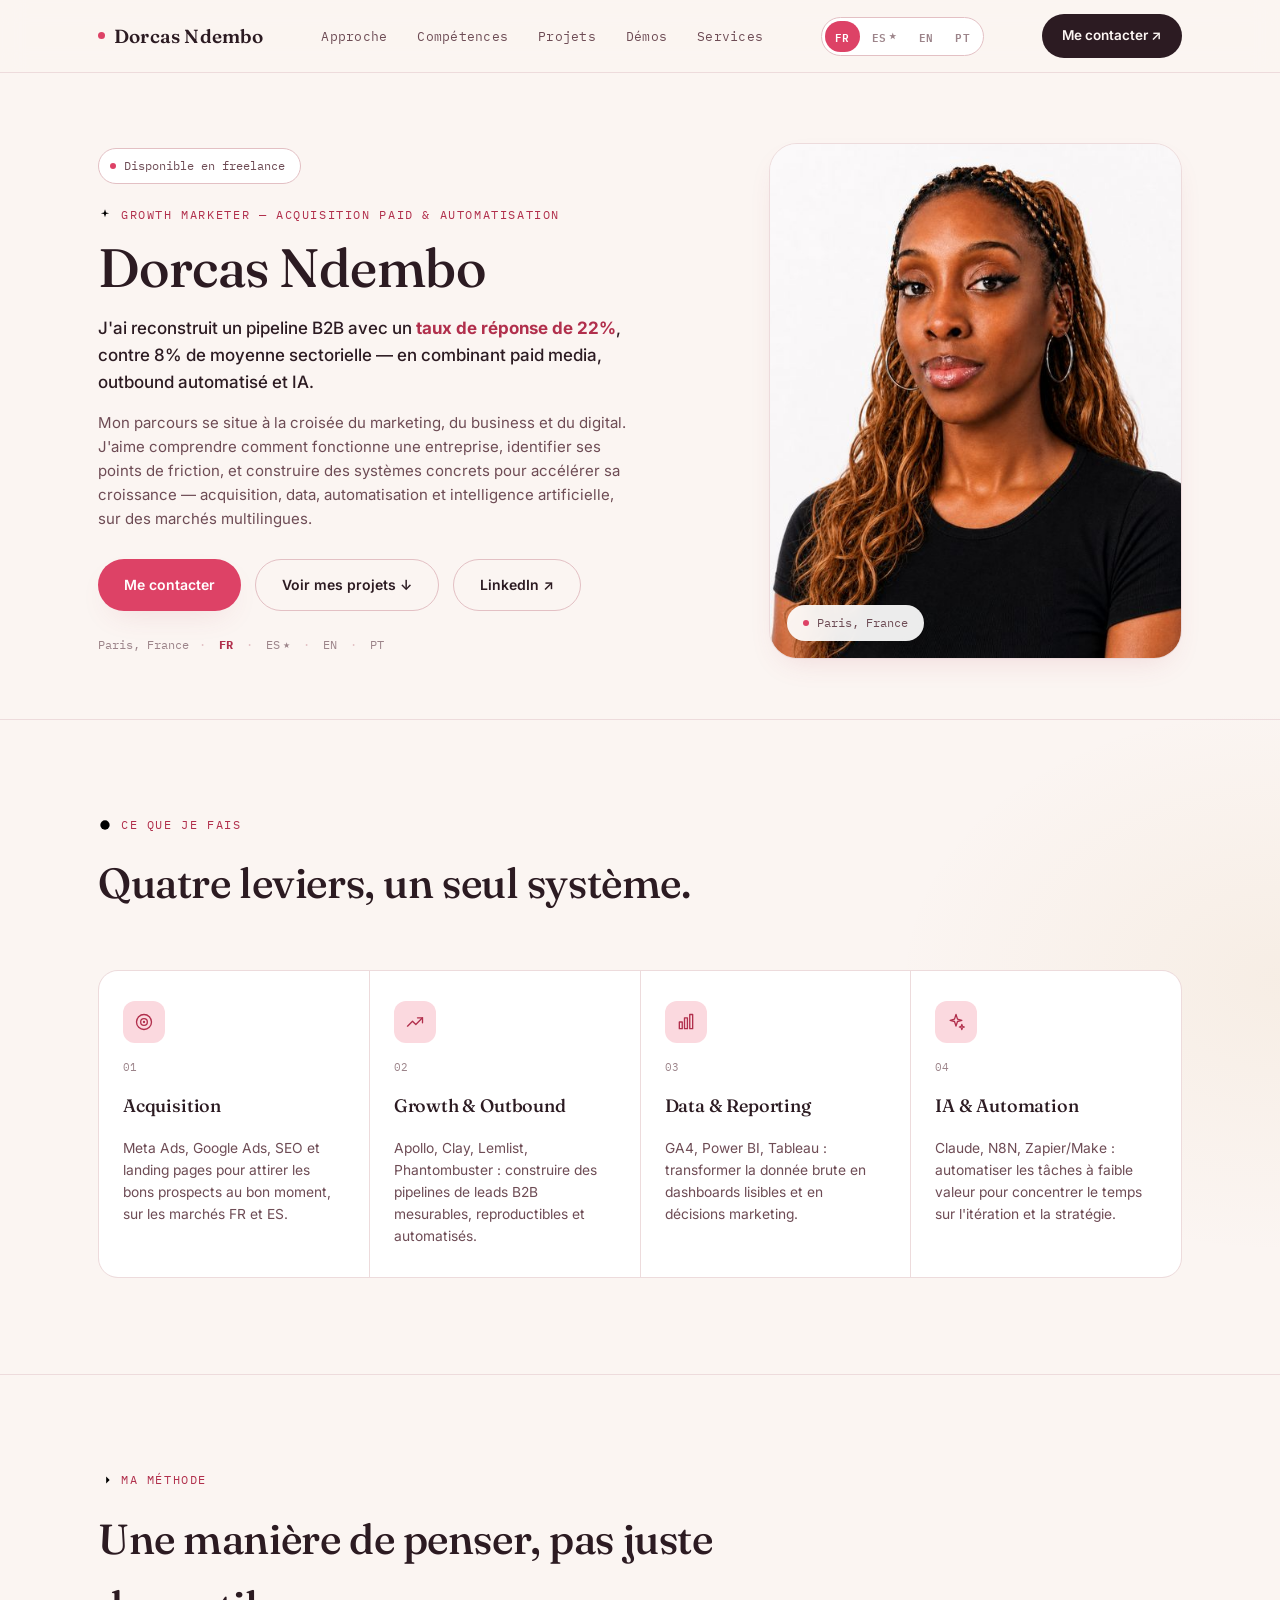
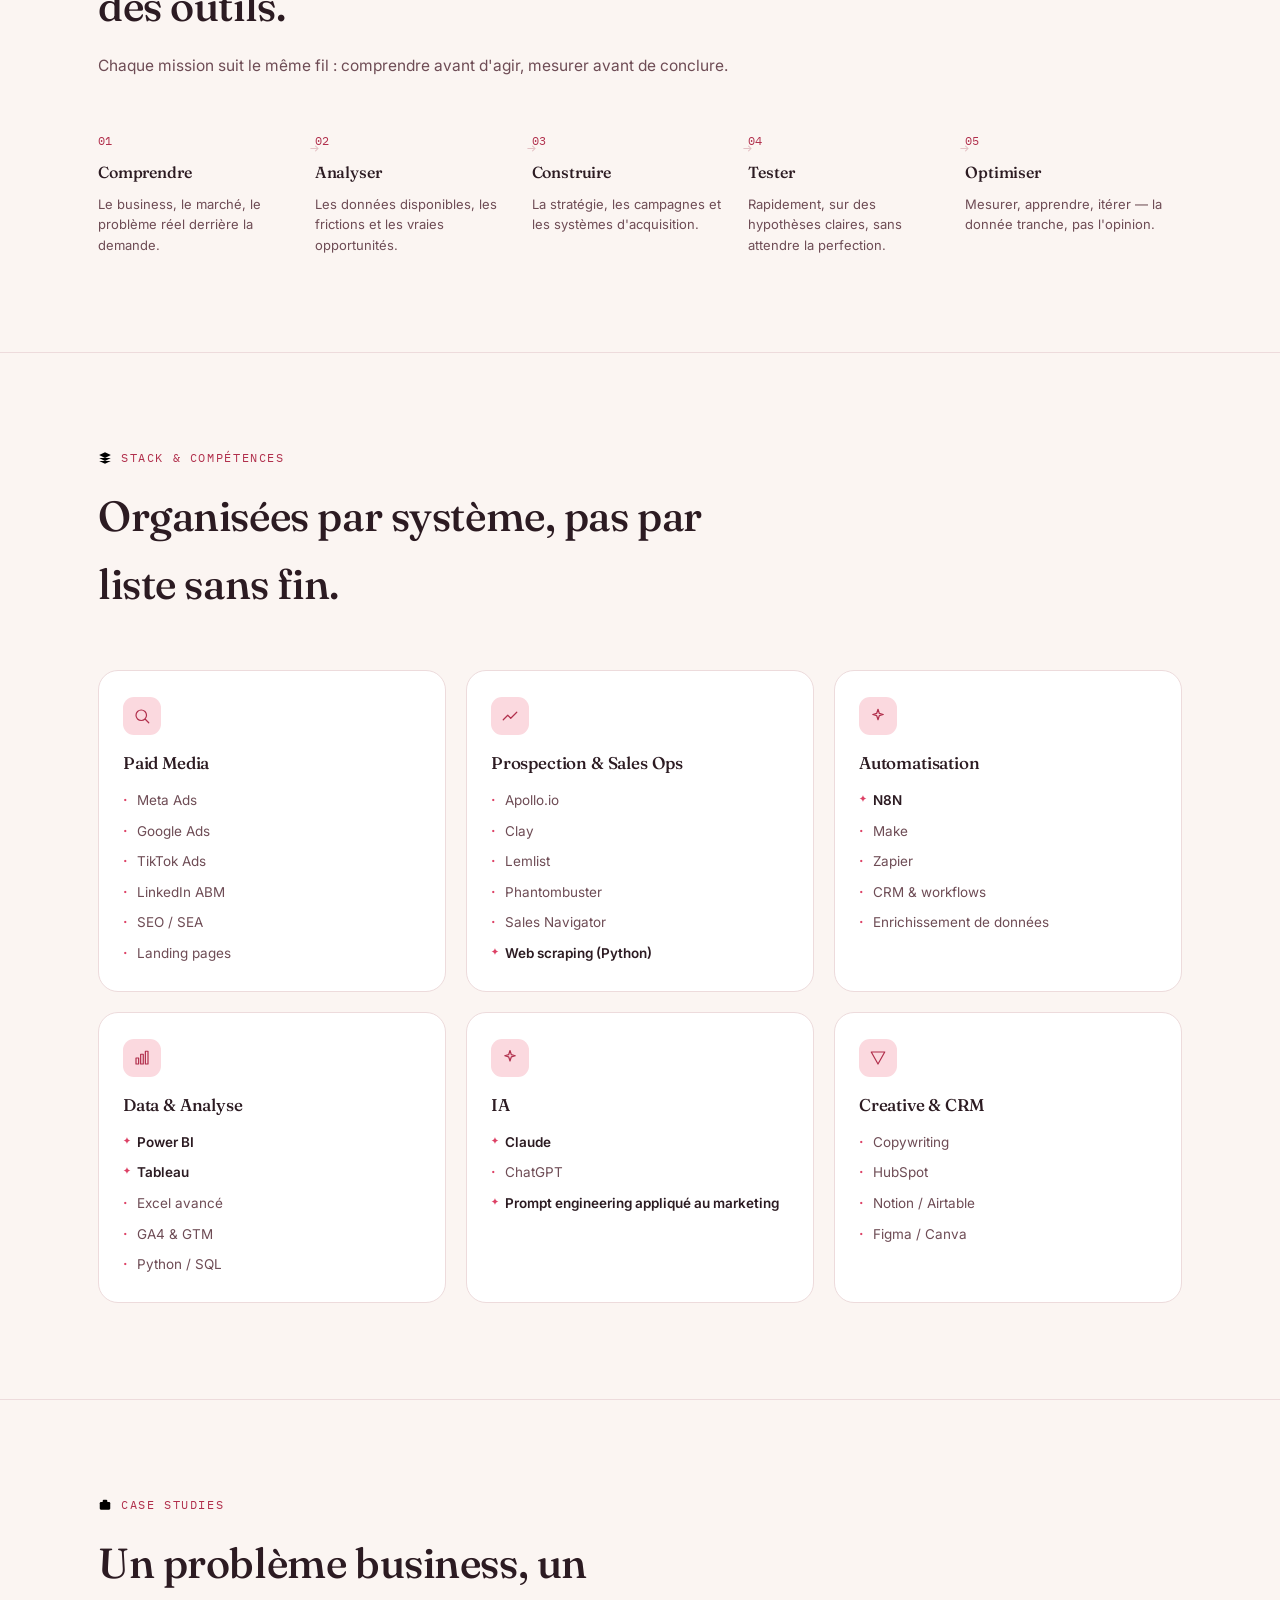
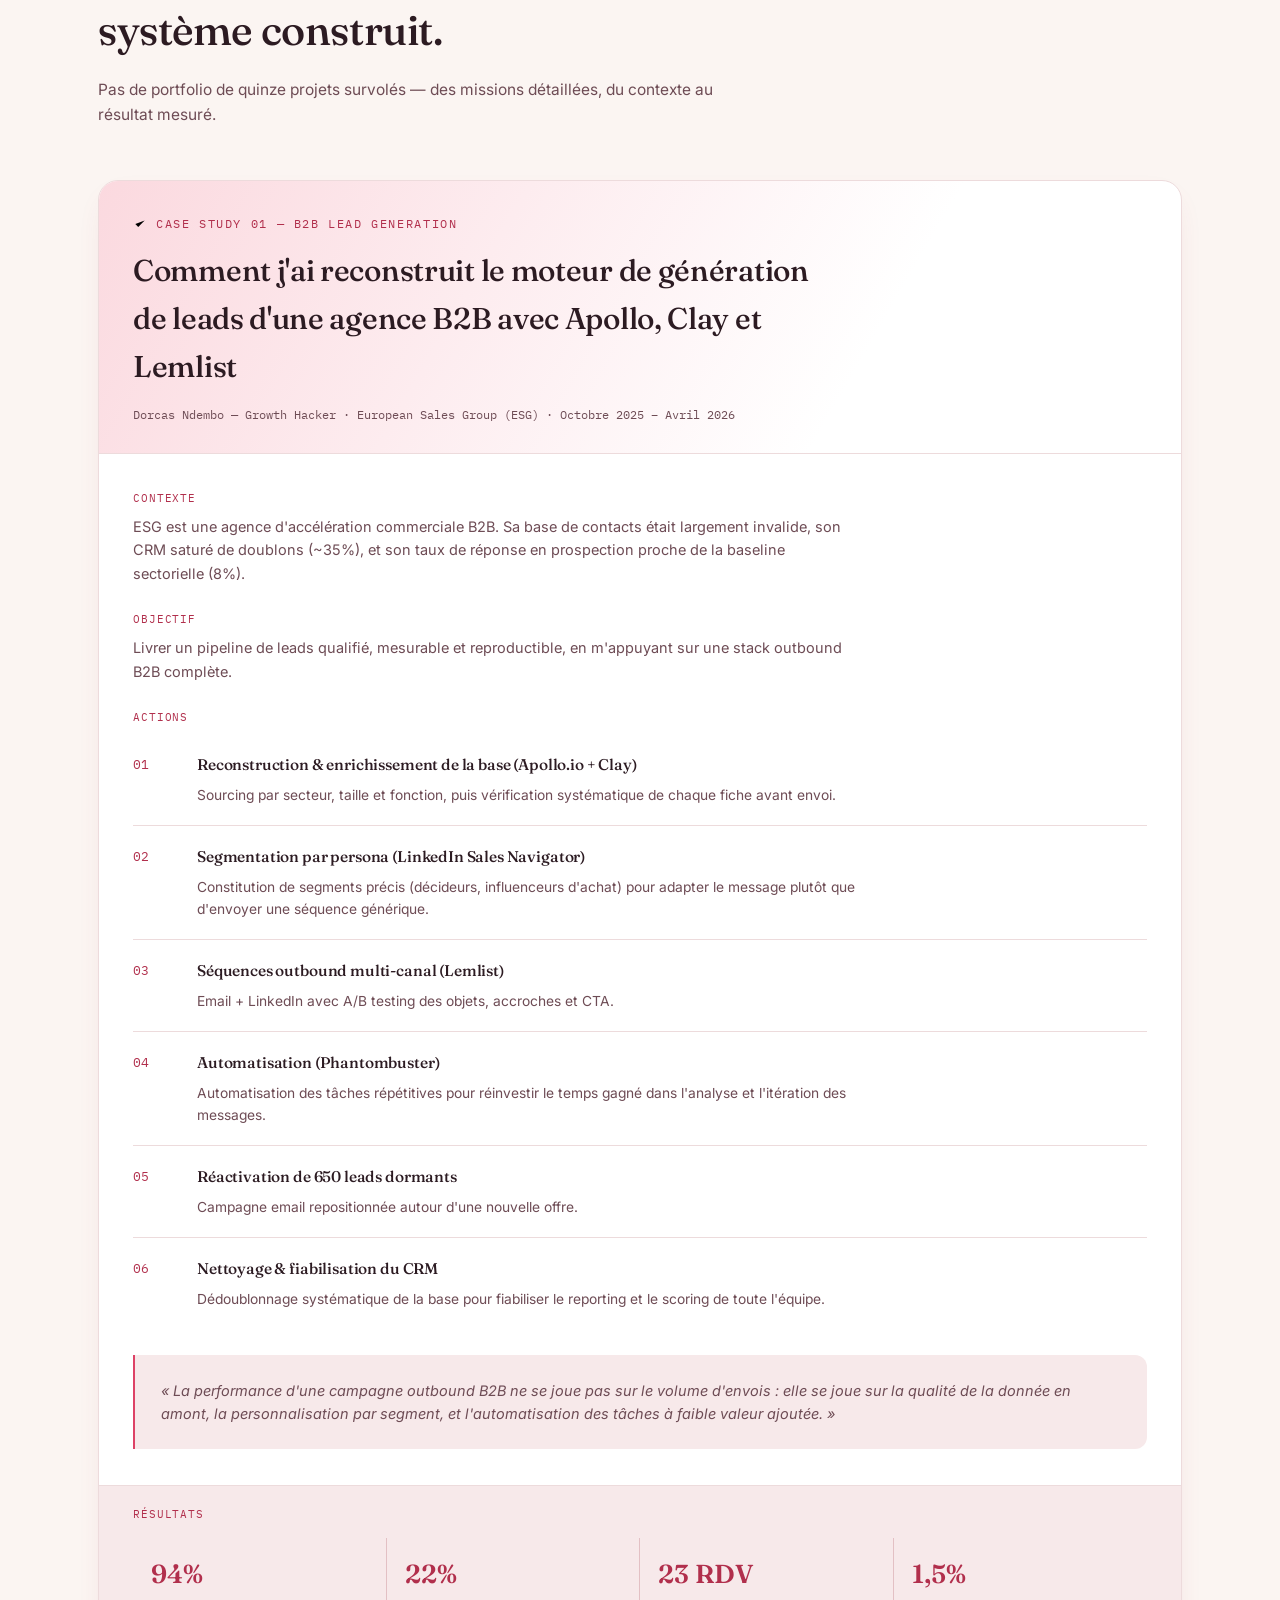
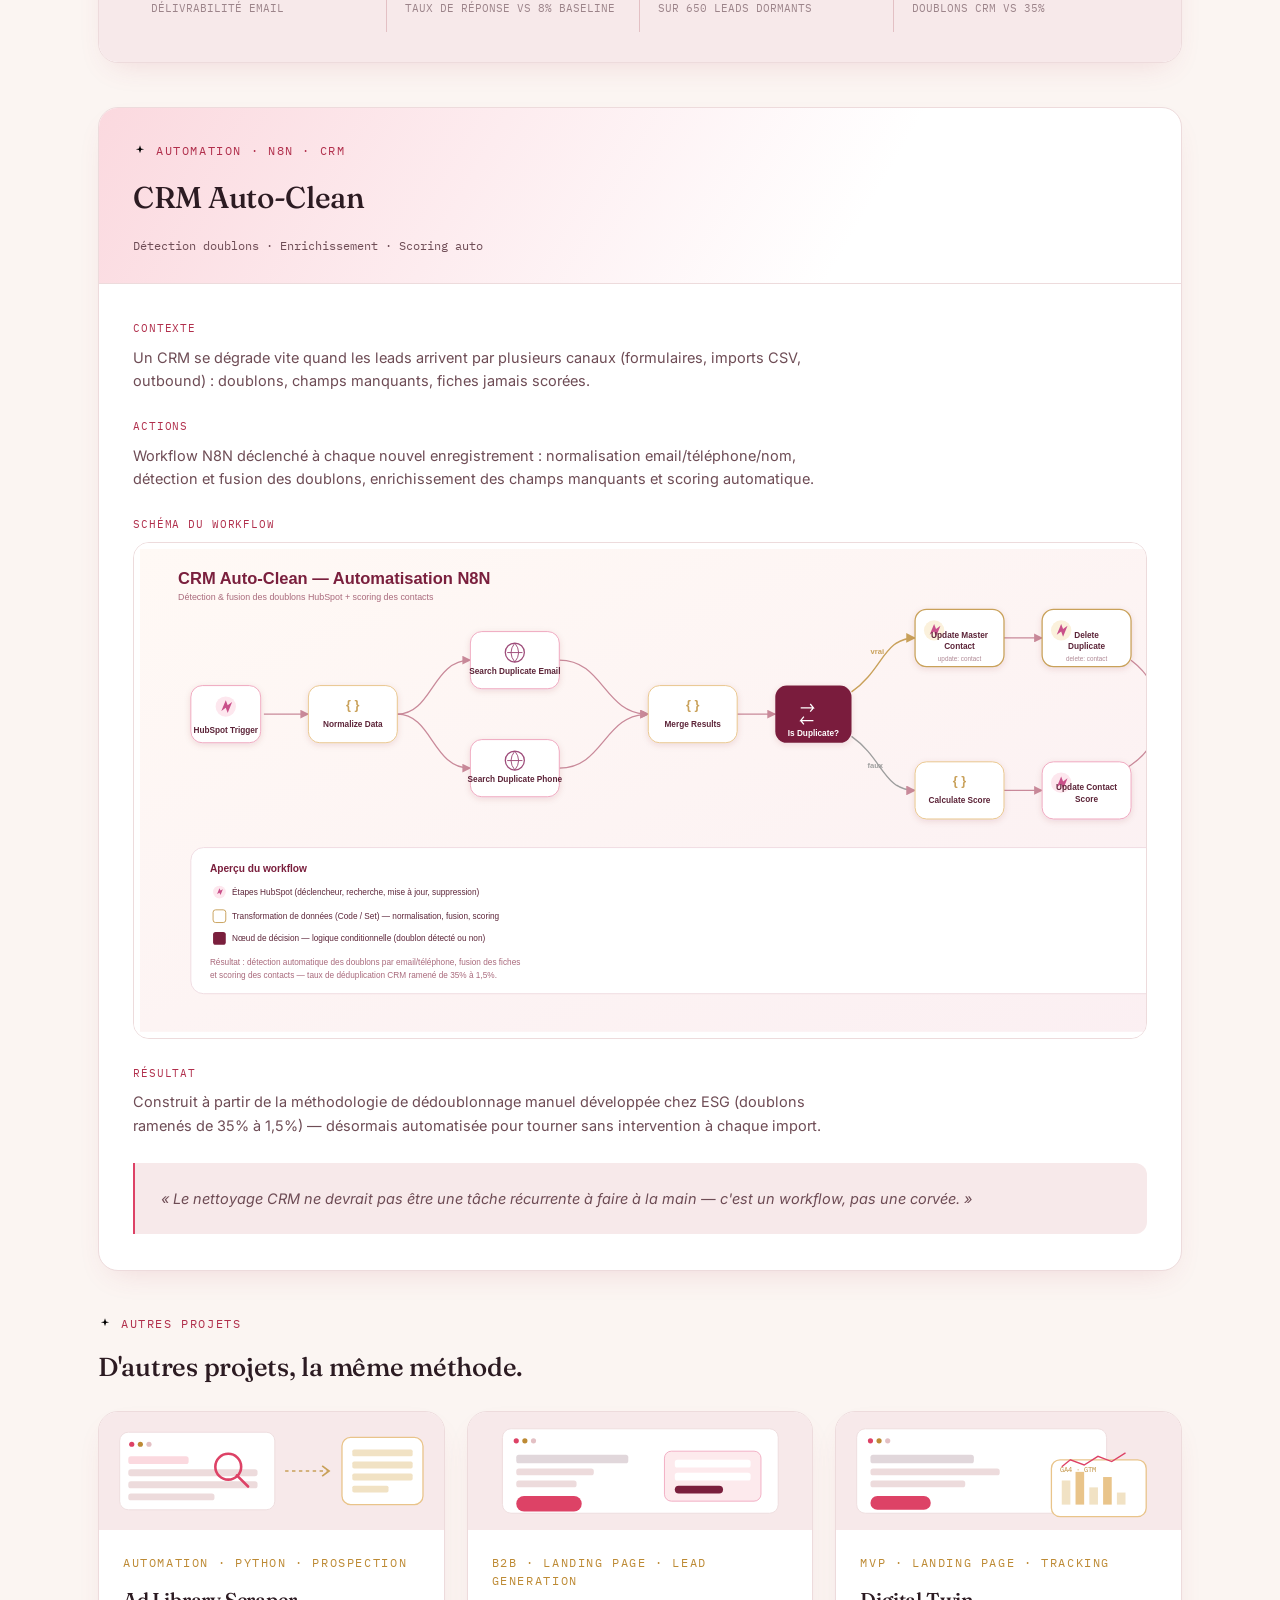
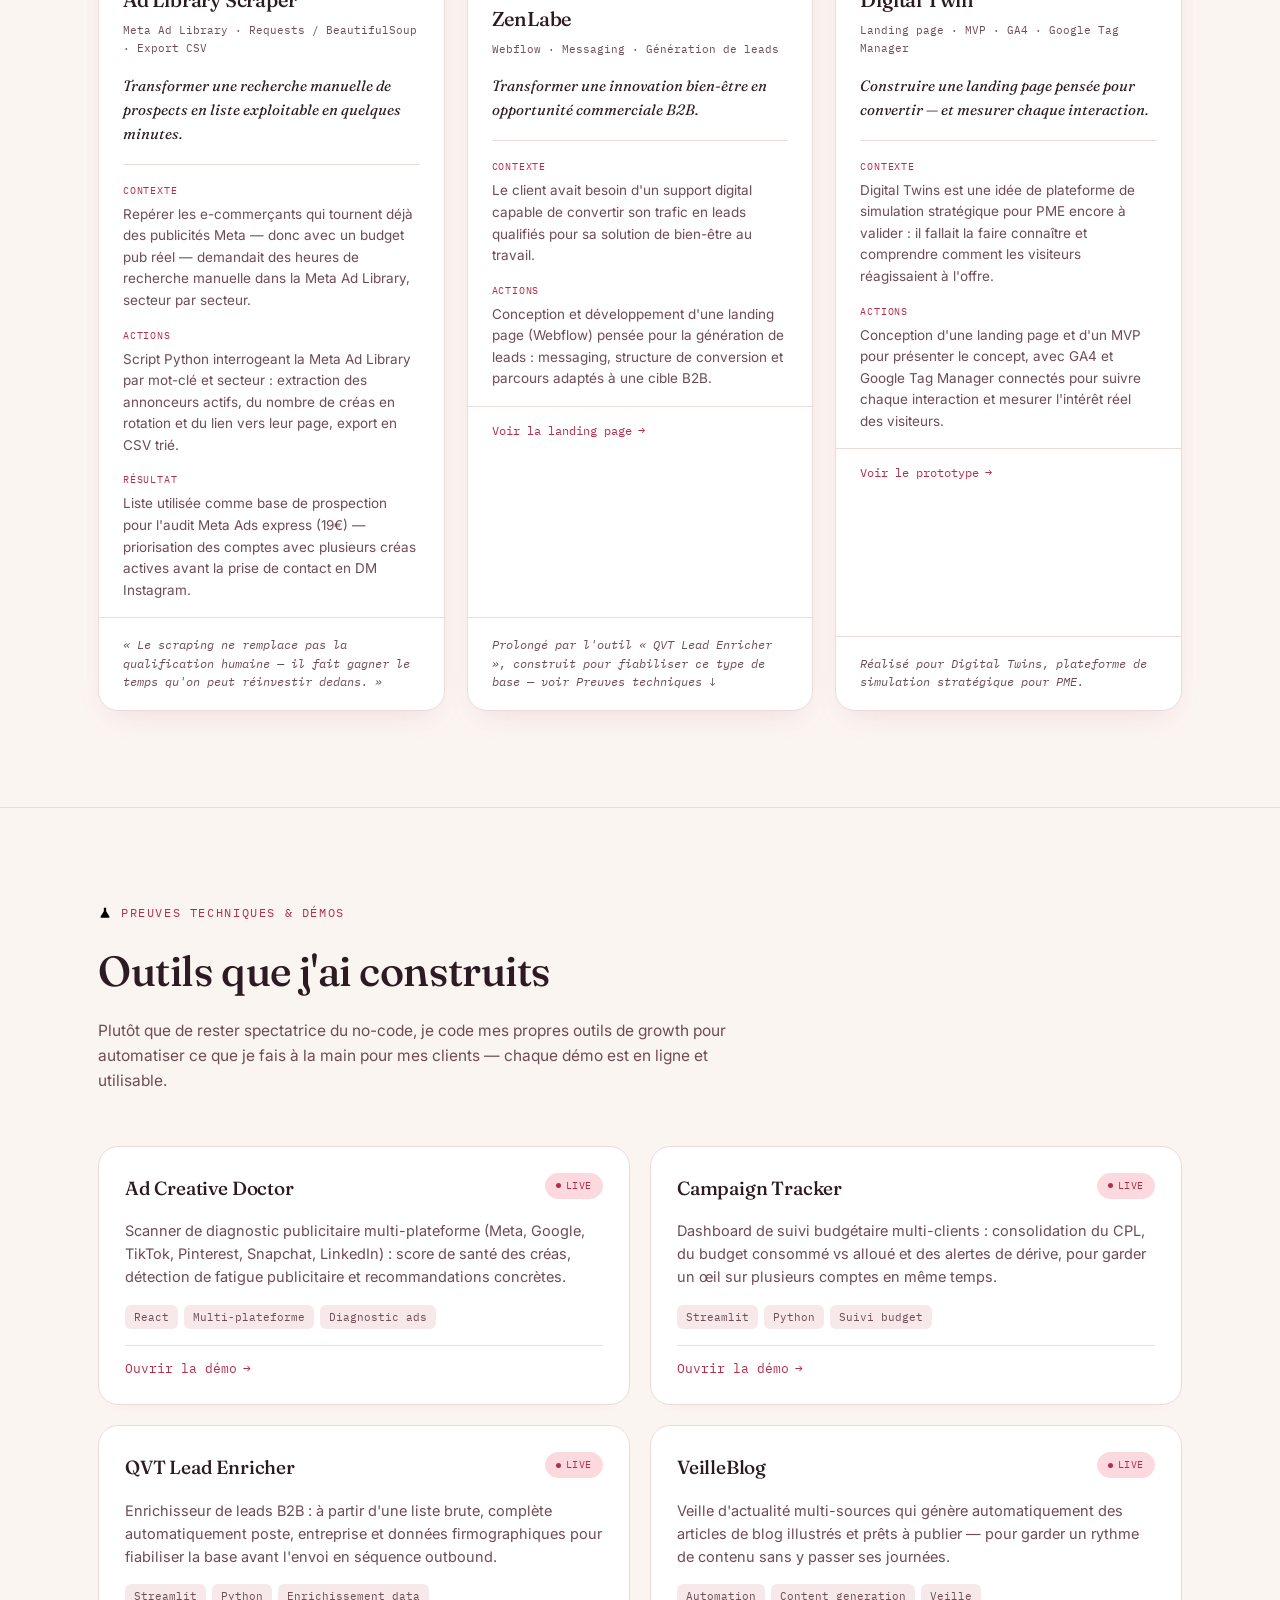
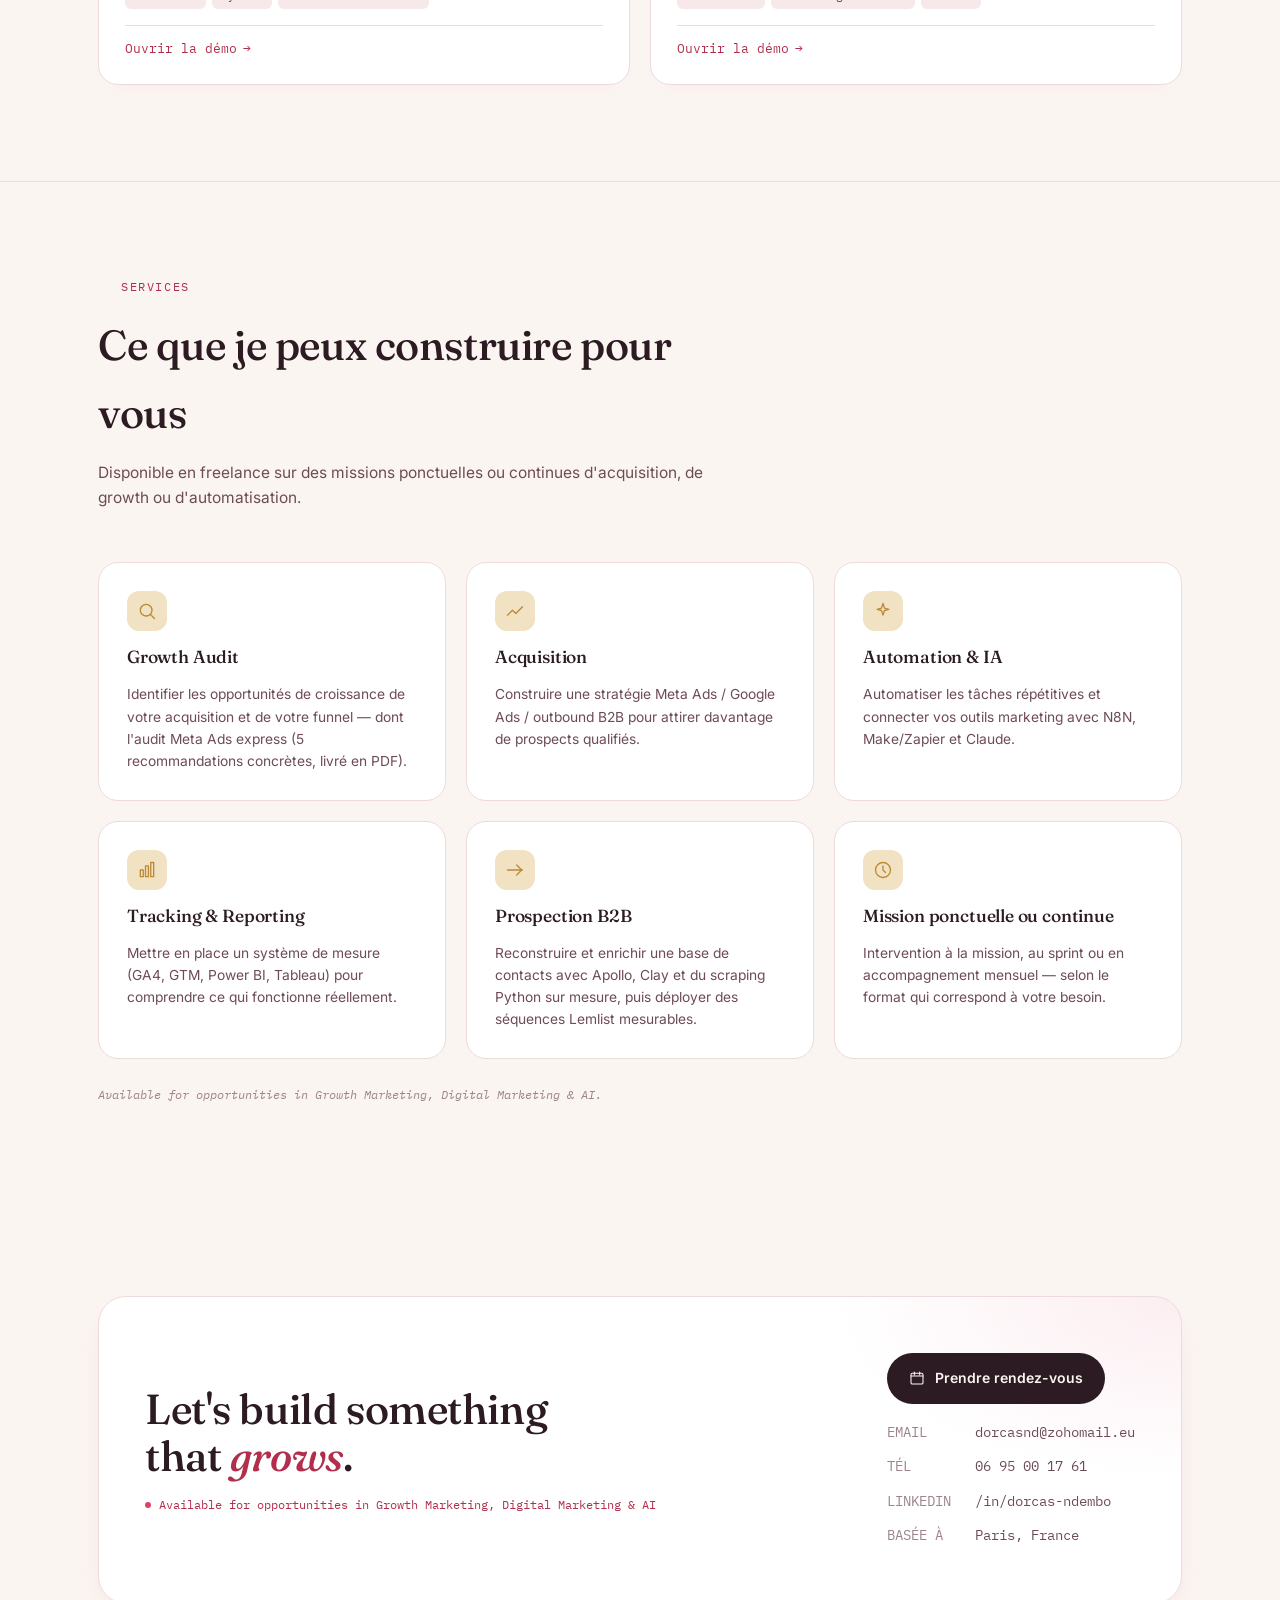
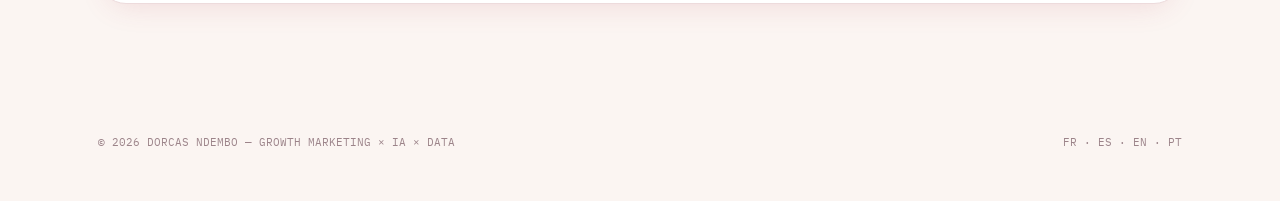
<file: index_4.html>
<!DOCTYPE html>
<html lang="fr">
<head>
<meta charset="UTF-8">
<meta name="viewport" content="width=device-width, initial-scale=1.0">
<title>Dorcas Ndembo — Growth Marketing × IA × Data</title>
<link rel="preconnect" href="https://fonts.googleapis.com">
<link rel="preconnect" href="https://fonts.gstatic.com" crossorigin>
<link href="https://fonts.googleapis.com/css2?family=Fraunces:ital,opsz,wght@0,9..144,400;0,9..144,500;0,9..144,600;1,9..144,500;1,9..144,600&family=Inter:wght@400;500;600;700&family=IBM+Plex+Mono:wght@400;500;600&display=swap" rel="stylesheet">
<style>
  :root{
    --bg:#FBF5F2;
    --bg-soft:#F7E9EA;
    --surface:#FFFFFF;
    --ink:#2C1B22;
    --ink-soft:#6E4C55;
    --muted:#9C848A;
    --rose:#DD4266;
    --rose-deep:#B12F4C;
    --rose-pale:#FBD9DF;
    --gold:#BD8A34;
    --gold-pale:#F1E2C4;
    --lav:#B497C9;
    --line:#EDDBDC;
    --line-strong:#E3C0C4;
    --shadow: 0 12px 32px -14px rgba(178,60,84,0.18);
    --radius:20px;
    --disp:"Fraunces", serif;
    --body:"Inter", sans-serif;
    --mono:"IBM Plex Mono", monospace;
  }
  *{box-sizing:border-box; margin:0; padding:0;}
  html{scroll-behavior:smooth; scroll-padding-top:88px;}
  body{
    background:var(--bg);
    color:var(--ink);
    font-family:var(--body);
    line-height:1.6;
    -webkit-font-smoothing:antialiased;
    background-image:
      radial-gradient(ellipse 900px 500px at 12% -6%, rgba(221,66,102,0.09), transparent 60%),
      radial-gradient(ellipse 700px 500px at 100% 10%, rgba(189,138,52,0.07), transparent 55%);
    background-repeat:no-repeat;
  }
  a{color:inherit; text-decoration:none;}
  img{max-width:100%; display:block;}
  .wrap{max-width:1140px; margin:0 auto; padding:0 28px;}
  ::selection{background:var(--rose); color:#fff;}
  a:focus-visible, button:focus-visible{outline:2px solid var(--rose-deep); outline-offset:3px;}
  @media (prefers-reduced-motion: reduce){
    *{animation-duration:0.01ms !important; animation-iteration-count:1 !important; transition-duration:0.01ms !important; scroll-behavior:auto !important;}
  }

  h1,h2,h3,h4{font-family:var(--disp); font-weight:500; letter-spacing:-0.01em; color:var(--ink);}
  em{font-style:italic; color:var(--rose-deep); font-weight:500;}

  .eyebrow{
    font-family:var(--mono); font-size:11.5px; letter-spacing:.14em; text-transform:uppercase;
    color:var(--rose-deep); display:flex; align-items:center; gap:9px;
  }
  .eyebrow .ic{width:14px; height:14px; flex-shrink:0;}
  .icon{width:20px; height:20px; stroke:currentColor; fill:none; stroke-width:1.6; stroke-linecap:round; stroke-linejoin:round;}

  /* ---------- NAV ---------- */
  header.nav{position:sticky; top:0; z-index:100; background:rgba(251,245,242,0.86); backdrop-filter:blur(12px); border-bottom:1px solid var(--line);}
  .nav-inner{display:flex; align-items:center; justify-content:space-between; height:72px;}
  .logo{font-family:var(--disp); font-weight:600; font-size:19px; letter-spacing:.01em; display:flex; align-items:center; gap:9px;}
  .logo .dot{width:7px; height:7px; border-radius:50%; background:var(--rose);}
  .nav-links{display:flex; gap:30px; font-family:var(--mono); font-size:12.5px; color:var(--ink-soft); letter-spacing:.02em;}
  .nav-links a{transition:color .2s;}
  .nav-links a:hover{color:var(--rose-deep);}
  .nav-cta{font-family:var(--body); font-weight:600; font-size:13.5px; padding:11px 20px; background:var(--ink); color:var(--bg); border-radius:100px; transition:all .25s; white-space:nowrap;}
  .nav-cta:hover{background:var(--rose-deep); transform:translateY(-1px);}

  /* ---------- LANGUAGE SWITCHER ---------- */
  .lang-switch{display:flex; align-items:center; gap:2px; border:1px solid var(--line-strong); border-radius:100px; padding:3px; background:var(--surface);}
  .lang-btn{
    font-family:var(--mono); font-size:11px; font-weight:600; letter-spacing:.03em; color:var(--muted);
    background:none; border:none; cursor:pointer; padding:6px 10px; border-radius:100px; transition:all .2s;
    display:flex; align-items:center; gap:3px; position:relative;
  }
  .lang-btn:hover{color:var(--ink);}
  .lang-btn.active{background:var(--rose); color:#fff;}
  .lang-btn .native-star{font-size:8px; line-height:1;}
  .hero-lang-btn{
    font-family:var(--mono); font-size:12px; color:var(--muted); background:none; border:none; cursor:pointer;
    padding:2px 3px; border-radius:4px; transition:all .2s; display:inline-flex; align-items:center; gap:3px;
  }
  .hero-lang-btn:hover{color:var(--ink);}
  .hero-lang-btn.active{color:var(--rose-deep); font-weight:700;}
  .hero-lang-btn .native-star{font-size:8px;}
  @media (max-width:1100px){.lang-switch{display:none;}}
  .nav-toggle{display:none; flex-direction:column; gap:4px; background:none; border:none; cursor:pointer; padding:8px;}
  .nav-toggle span{width:20px; height:2px; background:var(--ink);}
  .mobile-menu{display:none; flex-direction:column; border-top:1px solid var(--line);}
  .mobile-menu a{padding:15px 28px; font-family:var(--mono); font-size:13px; border-bottom:1px solid var(--line); color:var(--ink-soft);}
  .mobile-menu.open{display:flex;}
  @media (max-width:900px){.nav-links{display:none;} .nav-cta{display:none;} .nav-toggle{display:flex;}}

  /* ---------- REVEAL ---------- */
  .reveal{transition:opacity .7s ease, transform .7s ease;}
  .reveal.js-hide{opacity:0; transform:translateY(20px);}
  .reveal.in{opacity:1; transform:translateY(0);}

  /* ---------- BUTTONS ---------- */
  .btn{font-family:var(--body); font-weight:600; font-size:14px; padding:14px 26px; border-radius:100px; display:inline-flex; align-items:center; gap:9px; transition:all .22s;}
  .btn-primary{background:var(--rose); color:#fff; box-shadow:var(--shadow);}
  .btn-primary:hover{background:var(--rose-deep); transform:translateY(-2px);}
  .btn-ghost{border:1.5px solid var(--line-strong); color:var(--ink);}
  .btn-ghost:hover{border-color:var(--rose); color:var(--rose-deep);}

  /* ---------- HERO ---------- */
  .hero{padding:70px 0 60px;}
  .hero-layout{display:grid; grid-template-columns:1.35fr 0.9fr; gap:52px; align-items:center;}
  .hero-photo-wrap{position:relative;}
  .hero-photo{
    width:100%; aspect-ratio:4/5; object-fit:cover; border-radius:28px;
    border:1px solid var(--line); box-shadow:var(--shadow);
  }
  .hero-photo-tag{
    position:absolute; bottom:18px; left:18px; background:rgba(255,255,255,0.92); backdrop-filter:blur(6px);
    border-radius:100px; padding:9px 16px; font-family:var(--mono); font-size:11.5px; color:var(--ink-soft);
    display:flex; align-items:center; gap:8px; box-shadow:0 8px 20px -10px rgba(0,0,0,0.2);
  }
  .hero-photo-tag .dot{width:6px; height:6px; border-radius:50%; background:var(--rose); animation:pulse 2.4s infinite;}
  @keyframes pulse{0%,100%{opacity:1;}50%{opacity:.3;}}
  @media (max-width:860px){
    .hero-layout{grid-template-columns:1fr; gap:32px;}
    .hero-photo-wrap{max-width:320px; order:-1;}
  }

  .status-pill{
    font-family:var(--mono); font-size:11.5px; color:var(--ink-soft);
    border:1px solid var(--line-strong); background:var(--surface); border-radius:100px; padding:8px 15px 8px 11px;
    display:inline-flex; align-items:center; gap:8px; margin-bottom:22px;
  }
  .status-pill .dot{width:6px; height:6px; border-radius:50%; background:var(--rose); animation:pulse 2.4s infinite;}

  h1.headline{font-size:clamp(34px,4.6vw,54px); line-height:1.08; margin-bottom:18px;}
  .hero-pitch{font-size:17px; color:var(--ink); font-weight:500; max-width:560px; margin-bottom:14px;}
  .hero-pitch b{color:var(--rose-deep);}
  .hero-bio{font-size:15px; color:var(--ink-soft); max-width:540px; margin-bottom:28px;}
  .hero-cta-row{display:flex; gap:14px; flex-wrap:wrap; margin-bottom:24px;}
  .hero-meta{font-family:var(--mono); font-size:12px; color:var(--muted); display:flex; gap:10px; flex-wrap:wrap; align-items:center;}
  .hero-meta .sep{color:var(--line-strong);}

  /* résultats clés */
  .gs-panel{margin-top:52px; background:var(--surface); border:1px solid var(--line); border-radius:var(--radius); box-shadow:var(--shadow); overflow:hidden;}
  .gs-head{display:flex; justify-content:space-between; align-items:center; padding:16px 24px; border-bottom:1px solid var(--line); background:linear-gradient(90deg, var(--rose-pale), transparent 60%); flex-wrap:wrap; gap:6px;}
  .gs-head .t{font-family:var(--mono); font-size:11px; color:var(--rose-deep); letter-spacing:.08em; text-transform:uppercase;}
  .gs-head .src{font-family:var(--mono); font-size:10.5px; color:var(--muted);}
  .gs-grid{display:grid; grid-template-columns:repeat(4,1fr);}
  .gs-cell{padding:26px 22px; border-right:1px solid var(--line);}
  .gs-cell:last-child{border-right:none;}
  .gs-num{font-family:var(--disp); font-size:clamp(28px,3.6vw,36px); font-weight:600; color:var(--rose-deep); line-height:1;}
  .gs-num .unit{font-size:.55em; opacity:.75;}
  .gs-label{font-family:var(--mono); font-size:11px; color:var(--ink-soft); margin-top:10px; line-height:1.45;}
  @media (max-width:760px){
    .gs-grid{grid-template-columns:repeat(2,1fr);}
    .gs-cell{border-bottom:1px solid var(--line);}
    .gs-cell:nth-child(2n){border-right:none;}
  }

  /* ---------- SECTION shell ---------- */
  section{padding:96px 0;}
  section.tight{padding:72px 0;}
  .section-head{margin-bottom:52px; max-width:640px;}
  .section-head .eyebrow{margin-bottom:16px;}
  .section-head h2{font-size:clamp(28px,4vw,42px);}
  .section-head p{color:var(--ink-soft); margin-top:14px; font-size:15.5px;}
  .rule{height:1px; background:var(--line); border:none; margin:0;}

  /* ---------- WHAT I DO ---------- */
  .do-grid{display:grid; grid-template-columns:repeat(4,1fr); gap:1px; background:var(--line); border:1px solid var(--line); border-radius:var(--radius); overflow:hidden;}
  .do-card{background:var(--surface); padding:30px 24px; display:flex; flex-direction:column; gap:16px;}
  .do-card .ic-wrap{width:42px; height:42px; border-radius:12px; background:var(--rose-pale); display:flex; align-items:center; justify-content:center; color:var(--rose-deep);}
  .do-card .no{font-family:var(--mono); font-size:11px; color:var(--muted);}
  .do-card h3{font-size:18px;}
  .do-card p{font-size:13.8px; color:var(--ink-soft);}
  @media (max-width:900px){.do-grid{grid-template-columns:repeat(2,1fr);}}
  @media (max-width:560px){.do-grid{grid-template-columns:1fr;}}

  /* ---------- APPROACH ---------- */
  .approach-row{display:grid; grid-template-columns:repeat(5,1fr); gap:0; position:relative;}
  .ap-step{padding:0 18px 0 0; position:relative;}
  .ap-step:not(:last-child)::after{content:"→"; position:absolute; right:-4px; top:6px; color:var(--line-strong); font-family:var(--mono); font-size:15px;}
  .ap-num{font-family:var(--mono); font-size:12px; color:var(--rose-deep); margin-bottom:10px;}
  .ap-step h4{font-size:16px; margin-bottom:8px;}
  .ap-step p{font-size:13px; color:var(--ink-soft);}
  @media (max-width:900px){.approach-row{grid-template-columns:1fr 1fr; gap:28px 20px;} .ap-step:not(:last-child)::after{display:none;}}
  @media (max-width:560px){.approach-row{grid-template-columns:1fr;}}

  /* ---------- CASE STUDIES ---------- */
  .case-frame{border:1px solid var(--line); border-radius:var(--radius); overflow:hidden; background:var(--surface); box-shadow:var(--shadow);}
  .case-top{padding:34px 34px 28px; border-bottom:1px solid var(--line); background:linear-gradient(120deg, var(--rose-pale), transparent 70%);}
  .case-top .eyebrow{margin-bottom:14px;}
  .case-top h3{font-size:clamp(22px,3vw,30px); max-width:680px;}
  .case-top .role-line{font-family:var(--mono); font-size:12px; color:var(--ink-soft); margin-top:14px;}
  .case-body{padding:36px 34px;}
  .case-field{margin-bottom:26px;}
  .case-field .k{font-family:var(--mono); font-size:11px; text-transform:uppercase; letter-spacing:.08em; color:var(--rose-deep); margin-bottom:8px;}
  .case-field p{font-size:14.5px; color:var(--ink-soft); max-width:720px;}
  .method-list{display:flex; flex-direction:column; margin-bottom:8px;}
  .method-item{display:grid; grid-template-columns:46px 1fr; gap:18px; padding:19px 0; border-top:1px solid var(--line);}
  .method-item:first-child{border-top:none;}
  .method-num{font-family:var(--mono); color:var(--rose-deep); font-size:13px; padding-top:2px;}
  .method-item h4{font-size:15.5px; margin-bottom:6px;}
  .method-item p{font-size:13.8px; color:var(--ink-soft);}
  .takeaway{margin-top:8px; padding:24px 26px; border-left:2px solid var(--rose); background:var(--bg-soft); font-size:14.5px; color:var(--ink-soft); font-style:italic; border-radius:0 12px 12px 0;}

  /* full-width workflow diagram */
  .diagram-scroll{overflow-x:auto; border:1px solid var(--line); border-radius:16px; background:var(--surface); padding:6px;}
  .diagram-scroll svg{display:block; width:1080px; max-width:none; height:auto;}
  .diagram-hint{font-family:var(--mono); font-size:11px; color:var(--muted); margin-top:8px; display:none;}
  @media (max-width:900px){.diagram-hint{display:block;}}

  /* results-after-case-study block */
  .case-results{border-top:1px solid var(--line); background:var(--bg-soft);}
  .case-results-head{padding:20px 34px 0; font-family:var(--mono); font-size:11px; letter-spacing:.08em; text-transform:uppercase; color:var(--rose-deep);}
  .case-stats{display:grid; grid-template-columns:repeat(4,1fr); padding:14px 34px 30px;}
  .case-stat{padding:16px 18px; border-right:1px solid var(--line-strong);}
  .case-stat:last-child{border-right:none;}
  .case-stat .n{font-family:var(--disp); font-size:26px; font-weight:600; color:var(--rose-deep);}
  .case-stat .l{font-family:var(--mono); font-size:10.5px; color:var(--muted); margin-top:6px; line-height:1.4;}
  @media (max-width:760px){.case-stats{grid-template-columns:repeat(2,1fr); padding:14px 20px 26px;} .case-top,.case-body{padding-left:20px; padding-right:20px;} .case-results-head{padding-left:20px;}}

  /* secondary case study cards */
  .cs-grid{display:grid; grid-template-columns:repeat(3,1fr); gap:22px;}
  .cs-card{border:1px solid var(--line); border-radius:var(--radius); background:var(--surface); padding:0; overflow:hidden; box-shadow:var(--shadow); display:flex; flex-direction:column;}
  .cs-card .cs-head{padding:24px 24px 0;}
  .cs-card .eyebrow{margin-bottom:12px; color:var(--gold);}
  .cs-card h4{font-size:20px; margin-bottom:6px;}
  .cs-card .cs-tag{font-family:var(--mono); font-size:11px; color:var(--ink-soft); margin-bottom:16px;}
  .cs-card .cs-quote{font-size:15px; color:var(--ink); margin:0 24px 18px; padding-bottom:18px; border-bottom:1px solid var(--line); font-family:var(--disp); font-style:italic;}
  .cs-block{padding:0 24px; margin-bottom:16px;}
  .cs-block .k{font-family:var(--mono); font-size:10px; text-transform:uppercase; letter-spacing:.08em; color:var(--rose-deep); margin-bottom:5px;}
  .cs-block p{font-size:13.5px; color:var(--ink-soft);}
  .cs-diagram{margin:4px 24px 20px; border:1px solid var(--line); border-radius:14px; background:var(--bg-soft); padding:14px;}
  .cs-diagram svg{width:100%; height:auto; display:block;}
  .cs-results-strip{display:flex; gap:0; margin:0 24px 18px; border:1px solid var(--line-strong); border-radius:12px; overflow:hidden;}
  .cs-results-strip .r{flex:1; padding:12px 14px; border-right:1px solid var(--line-strong); text-align:center;}
  .cs-results-strip .r:last-child{border-right:none;}
  .cs-results-strip .r .n{font-family:var(--disp); font-weight:600; font-size:17px; color:var(--rose-deep);}
  .cs-results-strip .r .l{font-family:var(--mono); font-size:9.5px; color:var(--muted); margin-top:3px;}
  .cs-foot{margin-top:auto; padding:18px 24px; border-top:1px solid var(--line); font-family:var(--mono); font-size:11.5px; color:var(--ink-soft); font-style:italic;}
  .cs-visual{width:100%; height:118px; display:block; background:var(--bg-soft);}
  .cs-visual svg{width:100%; height:100%; display:block;}
  .cs-sitelink{padding:14px 24px; font-family:var(--mono); font-size:12px; color:var(--rose-deep); border-top:1px solid var(--line); display:flex; align-items:center; gap:6px; transition:gap .2s;}
  .cs-sitelink:hover{gap:10px;}
  .autres-title{font-size:clamp(20px,2.6vw,26px); margin:2px 0 22px;}
  @media (max-width:960px){.cs-grid{grid-template-columns:repeat(2,1fr);}}
  @media (max-width:640px){.cs-grid{grid-template-columns:1fr;}}

  /* ---------- TECHNICAL PROOF / DEMOS ---------- */
  .tools-grid{display:grid; grid-template-columns:repeat(2,1fr); gap:20px;}
  .tool-card{border:1px solid var(--line); border-radius:var(--radius); background:var(--surface); padding:26px; display:flex; flex-direction:column; gap:16px; transition:all .22s; box-shadow:0 8px 20px -16px rgba(178,60,84,0.15);}
  .tool-card:hover{border-color:var(--rose); transform:translateY(-3px); box-shadow:var(--shadow);}
  .tool-head{display:flex; justify-content:space-between; align-items:flex-start; gap:12px;}
  .tool-head h3{font-size:19px;}
  .tool-status{font-family:var(--mono); font-size:10px; letter-spacing:.06em; text-transform:uppercase; color:var(--rose-deep); border:1px solid var(--rose-pale); background:var(--rose-pale); border-radius:100px; padding:4px 10px; white-space:nowrap; display:flex; align-items:center; gap:5px;}
  .tool-status .dot{width:5px; height:5px; border-radius:50%; background:var(--rose-deep);}
  .tool-card p{color:var(--ink-soft); font-size:14.5px;}
  .tool-tags{display:flex; flex-wrap:wrap; gap:6px;}
  .tool-tags span{font-family:var(--mono); font-size:10.5px; color:var(--ink-soft); background:var(--bg-soft); border-radius:6px; padding:4px 9px;}
  .tool-link{margin-top:auto; font-family:var(--mono); font-size:12.5px; color:var(--rose-deep); display:inline-flex; align-items:center; gap:6px; padding-top:12px; border-top:1px solid var(--line);}
  .tool-link .arrow{transition:transform .2s;}
  .tool-card:hover .tool-link .arrow{transform:translateX(4px);}
  @media (max-width:720px){.tools-grid{grid-template-columns:1fr;}}

  /* ---------- STACK & COMPETENCES ---------- */
  .skills-grid{display:grid; grid-template-columns:repeat(3,1fr); gap:20px;}
  .skill-col{border:1px solid var(--line); border-radius:var(--radius); background:var(--surface); padding:26px 24px;}
  .skill-col .ic-wrap{width:38px; height:38px; border-radius:11px; background:var(--rose-pale); display:flex; align-items:center; justify-content:center; color:var(--rose-deep); margin-bottom:14px;}
  .skill-col h4{font-size:17px; margin-bottom:14px;}
  .skill-col ul{list-style:none; display:flex; flex-direction:column; gap:9px;}
  .skill-col li{font-size:13.5px; color:var(--ink-soft); padding-left:14px; position:relative;}
  .skill-col li::before{content:"·"; position:absolute; left:0; color:var(--rose); font-weight:700;}
  .skill-col li.new{color:var(--ink); font-weight:600;}
  .skill-col li.new::before{content:"✦"; font-size:9px; top:2px;}
  @media (max-width:900px){.skills-grid{grid-template-columns:repeat(2,1fr);}}
  @media (max-width:560px){.skills-grid{grid-template-columns:1fr;}}

  /* ---------- SERVICES ---------- */
  .svc-grid{display:grid; grid-template-columns:repeat(3,1fr); gap:20px;}
  .svc-card{border:1px solid var(--line); border-radius:var(--radius); background:var(--surface); padding:28px; display:flex; flex-direction:column; gap:12px;}
  .svc-card .ic-wrap{width:40px; height:40px; border-radius:12px; background:var(--gold-pale); display:flex; align-items:center; justify-content:center; color:var(--gold);}
  .svc-card h4{font-size:17.5px;}
  .svc-card p{font-size:13.8px; color:var(--ink-soft);}
  @media (max-width:900px){.svc-grid{grid-template-columns:repeat(2,1fr);}}
  @media (max-width:560px){.svc-grid{grid-template-columns:1fr;}}
  .svc-note{margin-top:26px; font-family:var(--mono); font-size:12px; color:var(--muted); font-style:italic;}

  /* ---------- CONTACT ---------- */
  .contact-panel{
    border:1px solid var(--line); border-radius:28px; background:var(--surface);
    padding:56px 46px; display:flex; justify-content:space-between; align-items:center; gap:30px; flex-wrap:wrap;
    box-shadow:var(--shadow);
    background-image: radial-gradient(ellipse 500px 260px at 100% 0%, rgba(221,66,102,0.09), transparent 70%);
  }
  .contact-panel h2{font-size:clamp(28px,4.4vw,42px); max-width:480px; line-height:1.14;}
  .contact-panel .avail{font-family:var(--mono); font-size:12px; color:var(--rose-deep); margin-top:14px; display:flex; align-items:center; gap:8px;}
  .contact-panel .avail .dot{width:6px; height:6px; border-radius:50%; background:var(--rose); animation:pulse 2.4s infinite;}
  .contact-right{display:flex; flex-direction:column; gap:18px;}
  .contact-links{display:flex; flex-direction:column; gap:13px; font-family:var(--mono); font-size:13.5px;}
  .contact-links a{display:flex; align-items:center; gap:10px; color:var(--ink-soft); transition:color .2s;}
  .contact-links a:hover{color:var(--rose-deep);}
  .contact-links .k{color:var(--muted); width:78px; display:inline-block;}
  .calendly-btn{
    display:inline-flex; align-items:center; gap:10px; background:var(--ink); color:var(--bg);
    padding:14px 22px; border-radius:100px; font-weight:600; font-size:14px; transition:all .22s; width:fit-content;
  }
  .calendly-btn:hover{background:var(--rose-deep); transform:translateY(-2px);}

  footer{padding:34px 0 50px;}
  .foot-row{display:flex; justify-content:space-between; align-items:center; flex-wrap:wrap; gap:14px; font-family:var(--mono); font-size:11px; color:var(--muted);}
</style>
</head>
<body>

<header class="nav">
  <div class="wrap nav-inner">
    <div class="logo"><span class="dot"></span>Dorcas Ndembo</div>
    <nav class="nav-links">
      <a href="#approche" data-i18n="nav.approche">Approche</a>
      <a href="#competences" data-i18n="nav.competences">Compétences</a>
      <a href="#projets" data-i18n="nav.projets">Projets</a>
      <a href="#preuves" data-i18n="nav.demos">Démos</a>
      <a href="#services" data-i18n="nav.services">Services</a>
    </nav>
    <div class="lang-switch" id="langSwitch">
      <button class="lang-btn active" data-lang="fr">FR</button>
      <button class="lang-btn" data-lang="es" title="Español — lengua materna">ES<span class="native-star">★</span></button>
      <button class="lang-btn" data-lang="en">EN</button>
      <button class="lang-btn" data-lang="pt">PT</button>
    </div>
    <a class="nav-cta" href="#contact" data-i18n="nav.contact_cta">Me contacter ↗</a>
    <button class="nav-toggle" id="navToggle" aria-label="Ouvrir le menu"><span></span><span></span><span></span></button>
  </div>
  <div class="mobile-menu" id="mobileMenu">
    <div class="lang-switch" style="margin:14px 28px; width:fit-content;">
      <button class="lang-btn active" data-lang="fr">FR</button>
      <button class="lang-btn" data-lang="es" title="Español — lengua materna">ES<span class="native-star">★</span></button>
      <button class="lang-btn" data-lang="en">EN</button>
      <button class="lang-btn" data-lang="pt">PT</button>
    </div>
    <a href="#approche" data-i18n="nav.approche">Approche</a>
    <a href="#competences" data-i18n="nav.competences">Compétences</a>
    <a href="#projets" data-i18n="nav.projets">Projets</a>
    <a href="#preuves" data-i18n="nav.demos">Démos</a>
    <a href="#services" data-i18n="nav.services">Services</a>
    <a href="#contact" data-i18n="nav.contact_cta">Me contacter ↗</a>
  </div>
</header>

<main>
  <!-- ================= HERO ================= -->
  <section class="hero">
    <div class="wrap">
      <div class="hero-layout">
        <div>
          <div class="status-pill"><span class="dot"></span><span data-i18n="hero.status">Disponible en freelance</span></div>

          <div class="eyebrow" style="margin-bottom:14px;">
            <svg class="ic" viewBox="0 0 24 24"><path d="M12 2l1.8 5.6L19 9l-5.2 1.4L12 16l-1.8-5.6L5 9l5.2-1.4L12 2z"/></svg>
            <span data-i18n="hero.eyebrow">GROWTH MARKETER — ACQUISITION PAID & AUTOMATISATION</span>
          </div>

          <h1 class="headline">Dorcas Ndembo</h1>

          <p class="hero-pitch" data-i18n-html="hero.pitch">J'ai reconstruit un pipeline B2B avec un <b>taux de réponse de 22%</b>, contre 8% de moyenne sectorielle — en combinant paid media, outbound automatisé et IA.</p>

          <p class="hero-bio" data-i18n="hero.bio">Mon parcours se situe à la croisée du marketing, du business et du digital. J'aime comprendre comment fonctionne une entreprise, identifier ses points de friction, et construire des systèmes concrets pour accélérer sa croissance — acquisition, data, automatisation et intelligence artificielle, sur des marchés multilingues.</p>

          <div class="hero-cta-row">
            <a href="#contact" class="btn btn-primary" data-i18n="hero.cta_contact">Me contacter</a>
            <a href="#projets" class="btn btn-ghost" data-i18n="hero.cta_projects">Voir mes projets ↓</a>
            <a href="https://linkedin.com/in/dorcas-ndembo" target="_blank" rel="noopener" class="btn btn-ghost">LinkedIn ↗</a>
          </div>

          <div class="hero-meta">
            <span>Paris, France</span><span class="sep">·</span>
            <button class="hero-lang-btn active" data-lang="fr">FR</button><span class="sep">·</span>
            <button class="hero-lang-btn" data-lang="es" title="Español — lengua materna">ES<span class="native-star">★</span></button><span class="sep">·</span>
            <button class="hero-lang-btn" data-lang="en">EN</button><span class="sep">·</span>
            <button class="hero-lang-btn" data-lang="pt">PT</button>
          </div>
        </div>

        <div class="hero-photo-wrap">
          <img class="hero-photo" src="[data-uri]" alt="Portrait de Dorcas Ndembo">
          <div class="hero-photo-tag"><span class="dot"></span>Paris, France</div>
        </div>
      </div>

    </div>
  </section>

  <hr class="rule">

  <!-- ================= WHAT I DO ================= -->
  <section id="whatido">
    <div class="wrap">
      <div class="section-head reveal">
        <div class="eyebrow"><svg class="ic" viewBox="0 0 24 24"><circle cx="12" cy="12" r="8"/><circle cx="12" cy="12" r="3"/></svg><span data-i18n="whatido.eyebrow">CE QUE JE FAIS</span></div>
        <h2 data-i18n="whatido.h2">Quatre leviers, un seul système.</h2>
      </div>
      <div class="do-grid reveal">
        <div class="do-card">
          <div class="ic-wrap"><svg class="icon" viewBox="0 0 24 24"><circle cx="12" cy="12" r="9"/><circle cx="12" cy="12" r="4"/><circle cx="12" cy="12" r="0.6" fill="currentColor"/></svg></div>
          <div class="no">01</div>
          <h3 data-i18n="do1.title">Acquisition</h3>
          <p data-i18n="do1.text">Meta Ads, Google Ads, SEO et landing pages pour attirer les bons prospects au bon moment, sur les marchés FR et ES.</p>
        </div>
        <div class="do-card">
          <div class="ic-wrap"><svg class="icon" viewBox="0 0 24 24"><path d="M3 17l6-6 4 4 8-8"/><path d="M15 7h6v6"/></svg></div>
          <div class="no">02</div>
          <h3 data-i18n="do2.title">Growth & Outbound</h3>
          <p data-i18n="do2.text">Apollo, Clay, Lemlist, Phantombuster : construire des pipelines de leads B2B mesurables, reproductibles et automatisés.</p>
        </div>
        <div class="do-card">
          <div class="ic-wrap"><svg class="icon" viewBox="0 0 24 24"><rect x="4" y="12" width="3.5" height="8"/><rect x="10.2" y="7" width="3.5" height="13"/><rect x="16.5" y="3" width="3.5" height="17"/></svg></div>
          <div class="no">03</div>
          <h3 data-i18n="do3.title">Data & Reporting</h3>
          <p data-i18n="do3.text">GA4, Power BI, Tableau : transformer la donnée brute en dashboards lisibles et en décisions marketing.</p>
        </div>
        <div class="do-card">
          <div class="ic-wrap"><svg class="icon" viewBox="0 0 24 24"><path d="M12 3l1.8 5.6L19 10l-5.2 1.4L12 17l-1.8-5.6L5 10l5.2-1.4L12 3z"/><path d="M19 15l.7 2.1L22 18l-2.3.9L19 21l-.7-2.1L16 18l2.3-.9L19 15z"/></svg></div>
          <div class="no">04</div>
          <h3 data-i18n="do4.title">IA & Automation</h3>
          <p data-i18n="do4.text">Claude, N8N, Zapier/Make : automatiser les tâches à faible valeur pour concentrer le temps sur l'itération et la stratégie.</p>
        </div>
      </div>
    </div>
  </section>

  <hr class="rule">

  <!-- ================= APPROCHE ================= -->
  <section id="approche">
    <div class="wrap">
      <div class="section-head reveal">
        <div class="eyebrow"><svg class="ic" viewBox="0 0 24 24"><path d="M3 12h18M14 6l6 6-6 6"/></svg><span data-i18n="approche.eyebrow">MA MÉTHODE</span></div>
        <h2 data-i18n="approche.h2">Une manière de penser, pas juste des outils.</h2>
        <p data-i18n="approche.sub">Chaque mission suit le même fil : comprendre avant d'agir, mesurer avant de conclure.</p>
      </div>
      <div class="approach-row reveal">
        <div class="ap-step"><div class="ap-num">01</div><h4 data-i18n="ap1.title">Comprendre</h4><p data-i18n="ap1.text">Le business, le marché, le problème réel derrière la demande.</p></div>
        <div class="ap-step"><div class="ap-num">02</div><h4 data-i18n="ap2.title">Analyser</h4><p data-i18n="ap2.text">Les données disponibles, les frictions et les vraies opportunités.</p></div>
        <div class="ap-step"><div class="ap-num">03</div><h4 data-i18n="ap3.title">Construire</h4><p data-i18n="ap3.text">La stratégie, les campagnes et les systèmes d'acquisition.</p></div>
        <div class="ap-step"><div class="ap-num">04</div><h4 data-i18n="ap4.title">Tester</h4><p data-i18n="ap4.text">Rapidement, sur des hypothèses claires, sans attendre la perfection.</p></div>
        <div class="ap-step"><div class="ap-num">05</div><h4 data-i18n="ap5.title">Optimiser</h4><p data-i18n="ap5.text">Mesurer, apprendre, itérer — la donnée tranche, pas l'opinion.</p></div>
      </div>
    </div>
  </section>

  <hr class="rule">

  <!-- ================= STACK & COMPÉTENCES ================= -->
  <section id="competences">
    <div class="wrap">
      <div class="section-head reveal">
        <div class="eyebrow"><svg class="ic" viewBox="0 0 24 24"><path d="M12 2L2 7l10 5 10-5-10-5z"/><path d="M2 17l10 5 10-5M2 12l10 5 10-5"/></svg><span data-i18n="competences.eyebrow">STACK & COMPÉTENCES</span></div>
        <h2 data-i18n="competences.h2">Organisées par système, pas par liste sans fin.</h2>
      </div>
      <div class="skills-grid reveal">
        <div class="skill-col">
          <div class="ic-wrap"><svg class="icon" viewBox="0 0 24 24" style="width:18px;height:18px;"><circle cx="11" cy="11" r="7"/><path d="M21 21l-4.3-4.3"/></svg></div>
          <h4>Paid Media</h4>
          <ul>
            <li>Meta Ads</li><li>Google Ads</li><li>TikTok Ads</li><li>LinkedIn ABM</li><li>SEO / SEA</li><li>Landing pages</li>
          </ul>
        </div>
        <div class="skill-col">
          <div class="ic-wrap"><svg class="icon" viewBox="0 0 24 24" style="width:18px;height:18px;"><path d="M3 17l6-6 4 4 8-8"/></svg></div>
          <h4 data-i18n="skillcol.prospection">Prospection & Sales Ops</h4>
          <ul>
            <li>Apollo.io</li><li>Clay</li><li>Lemlist</li><li>Phantombuster</li><li>Sales Navigator</li>
            <li class="new" data-i18n="skill.scraping">Web scraping (Python)</li>
          </ul>
        </div>
        <div class="skill-col">
          <div class="ic-wrap"><svg class="icon" viewBox="0 0 24 24" style="width:18px;height:18px;"><path d="M12 3l1.8 5.6L19 10l-5.2 1.4L12 17l-1.8-5.6L5 10l5.2-1.4L12 3z"/></svg></div>
          <h4 data-i18n="skillcol.automation">Automatisation</h4>
          <ul>
            <li class="new">N8N</li><li>Make</li><li>Zapier</li><li data-i18n="skill.crmworkflows">CRM & workflows</li><li data-i18n="skill.enrichment">Data enrichment</li>
          </ul>
        </div>
        <div class="skill-col">
          <div class="ic-wrap"><svg class="icon" viewBox="0 0 24 24" style="width:18px;height:18px;"><rect x="4" y="12" width="3.5" height="8"/><rect x="10.2" y="7" width="3.5" height="13"/><rect x="16.5" y="3" width="3.5" height="17"/></svg></div>
          <h4 data-i18n="skillcol.data">Data & Analyse</h4>
          <ul>
            <li class="new">Power BI</li><li class="new">Tableau</li><li data-i18n="skill.excel">Excel avancé</li><li>GA4 & GTM</li><li>Python / SQL</li>
          </ul>
        </div>
        <div class="skill-col">
          <div class="ic-wrap"><svg class="icon" viewBox="0 0 24 24" style="width:18px;height:18px;"><path d="M12 2l1.8 5.6L19 9l-5.2 1.4L12 16l-1.8-5.6L5 9l5.2-1.4L12 2z"/></svg></div>
          <h4>IA</h4>
          <ul>
            <li class="new">Claude</li><li>ChatGPT</li><li class="new" data-i18n="skill.prompt">Prompt engineering appliqué au marketing</li>
          </ul>
        </div>
        <div class="skill-col">
          <div class="ic-wrap"><svg class="icon" viewBox="0 0 24 24" style="width:18px;height:18px;"><path d="M12 20l9-16H3l9 16z"/></svg></div>
          <h4 data-i18n="skillcol.creative">Creative & CRM</h4>
          <ul>
            <li>Copywriting</li><li>HubSpot</li><li>Notion / Airtable</li><li>Figma / Canva</li>
          </ul>
        </div>
      </div>
    </div>
  </section>

  <hr class="rule">

  <!-- ================= CASE STUDIES ================= -->
  <section id="projets">
    <div class="wrap">
      <div class="section-head reveal">
        <div class="eyebrow"><svg class="ic" viewBox="0 0 24 24"><rect x="3" y="7" width="18" height="13" rx="2"/><path d="M8 7V5a2 2 0 012-2h4a2 2 0 012 2v2"/></svg><span data-i18n="projets.eyebrow">CASE STUDIES</span></div>
        <h2 data-i18n="projets.h2">Un problème business, un système construit.</h2>
        <p data-i18n="projets.sub">Pas de portfolio de quinze projets survolés — des missions détaillées, du contexte au résultat mesuré.</p>
      </div>

      <div class="case-frame reveal">
        <div class="case-top">
          <div class="eyebrow"><svg class="ic" viewBox="0 0 24 24"><path d="M20 6L9 17l-5-5"/></svg><span data-i18n="cs1.eyebrow">CASE STUDY 01 — B2B LEAD GENERATION</span></div>
          <h3 data-i18n="cs1.title">Comment j'ai reconstruit le moteur de génération de leads d'une agence B2B avec Apollo, Clay et Lemlist</h3>
          <div class="role-line" data-i18n="cs1.role">Dorcas Ndembo — Growth Hacker · European Sales Group (ESG) · Octobre 2025 – Avril 2026</div>
        </div>
        <div class="case-body">
          <div class="case-field">
            <div class="k" data-i18n="cs1.k_contexte">Contexte</div>
            <p data-i18n="cs1.contexte">ESG est une agence d'accélération commerciale B2B. Sa base de contacts était largement invalide, son CRM saturé de doublons (~35%), et son taux de réponse en prospection proche de la baseline sectorielle (8%).</p>
          </div>
          <div class="case-field">
            <div class="k" data-i18n="cs1.k_objectif">Objectif</div>
            <p data-i18n="cs1.objectif">Livrer un pipeline de leads qualifié, mesurable et reproductible, en m'appuyant sur une stack outbound B2B complète.</p>
          </div>
          <div class="case-field">
            <div class="k" data-i18n="cs1.k_actions">Actions</div>
            <div class="method-list">
              <div class="method-item"><div class="method-num">01</div><div><h4 data-i18n="m1.title">Reconstruction & enrichissement de la base (Apollo.io + Clay)</h4><p data-i18n="m1.text">Sourcing par secteur, taille et fonction, puis vérification systématique de chaque fiche avant envoi.</p></div></div>
              <div class="method-item"><div class="method-num">02</div><div><h4 data-i18n="m2.title">Segmentation par persona (LinkedIn Sales Navigator)</h4><p data-i18n="m2.text">Constitution de segments précis (décideurs, influenceurs d'achat) pour adapter le message plutôt que d'envoyer une séquence générique.</p></div></div>
              <div class="method-item"><div class="method-num">03</div><div><h4 data-i18n="m3.title">Séquences outbound multi-canal (Lemlist)</h4><p data-i18n="m3.text">Email + LinkedIn avec A/B testing des objets, accroches et CTA.</p></div></div>
              <div class="method-item"><div class="method-num">04</div><div><h4 data-i18n="m4.title">Automatisation (Phantombuster)</h4><p data-i18n="m4.text">Automatisation des tâches répétitives pour réinvestir le temps gagné dans l'analyse et l'itération des messages.</p></div></div>
              <div class="method-item"><div class="method-num">05</div><div><h4 data-i18n="m5.title">Réactivation de 650 leads dormants</h4><p data-i18n="m5.text">Campagne email repositionnée autour d'une nouvelle offre.</p></div></div>
              <div class="method-item"><div class="method-num">06</div><div><h4 data-i18n="m6.title">Nettoyage & fiabilisation du CRM</h4><p data-i18n="m6.text">Dédoublonnage systématique de la base pour fiabiliser le reporting et le scoring de toute l'équipe.</p></div></div>
            </div>
          </div>
          <div class="takeaway" data-i18n="cs1.takeaway">« La performance d'une campagne outbound B2B ne se joue pas sur le volume d'envois : elle se joue sur la qualité de la donnée en amont, la personnalisation par segment, et l'automatisation des tâches à faible valeur ajoutée. »</div>
        </div>
        <div class="case-results">
          <div class="case-results-head" data-i18n="cs1.k_resultats">Résultats</div>
          <div class="case-stats">
            <div class="case-stat"><div class="n">94%</div><div class="l" data-i18n="cs1.stat1">DÉLIVRABILITÉ EMAIL</div></div>
            <div class="case-stat"><div class="n">22%</div><div class="l" data-i18n="cs1.stat2">TAUX DE RÉPONSE VS 8% BASELINE</div></div>
            <div class="case-stat"><div class="n" data-i18n="cs1.stat3num">23 RDV</div><div class="l" data-i18n="cs1.stat3">SUR 650 LEADS DORMANTS</div></div>
            <div class="case-stat"><div class="n">1,5%</div><div class="l" data-i18n="cs1.stat4">DOUBLONS CRM VS 35%</div></div>
          </div>
        </div>
      </div>

      <!-- CRM Auto-Clean — featured, full width to fit the detailed workflow diagram -->
      <div class="case-frame reveal" style="margin-top:44px;">
        <div class="case-top">
          <div class="eyebrow"><svg class="ic" viewBox="0 0 24 24"><path d="M12 2l1.8 5.6L19 9l-5.2 1.4L12 16l-1.8-5.6L5 9l5.2-1.4L12 2z"/></svg>AUTOMATION · N8N · CRM</div>
          <h3>CRM Auto-Clean</h3>
          <div class="role-line" data-i18n="cs2.tag">Détection doublons · Enrichissement · Scoring auto</div>
        </div>
        <div class="case-body">
          <div class="case-field">
            <div class="k" data-i18n="cs.k_contexte">Contexte</div>
            <p data-i18n="cs2.contexte">Un CRM se dégrade vite quand les leads arrivent par plusieurs canaux (formulaires, imports CSV, outbound) : doublons, champs manquants, fiches jamais scorées.</p>
          </div>
          <div class="case-field">
            <div class="k" data-i18n="cs.k_actions">Actions</div>
            <p data-i18n="cs2.actions">Workflow N8N déclenché à chaque nouvel enregistrement : normalisation email/téléphone/nom, détection et fusion des doublons, enrichissement des champs manquants et scoring automatique.</p>
          </div>
          <div class="case-field">
            <div class="k">Schéma du workflow</div>
            <div class="diagram-scroll" aria-label="Schéma détaillé du workflow N8N CRM Auto-Clean">
              <svg viewBox="0 0 1700 760" xmlns="http://www.w3.org/2000/svg" font-family="'Helvetica Neue', Arial, sans-serif">
                <defs>
                  <linearGradient id="bg" x1="0" y1="0" x2="1" y2="1">
                    <stop offset="0%" stop-color="#FFF9F5"/>
                    <stop offset="100%" stop-color="#FBEFF2"/>
                  </linearGradient>
                  <marker id="arrow" viewBox="0 0 10 10" refX="9" refY="5" markerWidth="7" markerHeight="7" orient="auto-start-reverse">
                    <path d="M0,0 L10,5 L0,10 z" fill="#C98A9A"/>
                  </marker>
                  <marker id="arrowGold" viewBox="0 0 10 10" refX="9" refY="5" markerWidth="7" markerHeight="7" orient="auto-start-reverse">
                    <path d="M0,0 L10,5 L0,10 z" fill="#C9A15A"/>
                  </marker>
                  <filter id="softShadow" x="-30%" y="-30%" width="160%" height="160%">
                    <feDropShadow dx="0" dy="3" stdDeviation="5" flood-color="#7A1F3D" flood-opacity="0.12"/>
                  </filter>
                </defs>

                <rect x="0" y="0" width="1700" height="760" fill="url(#bg)"/>

                <text x="60" y="55" font-size="26" font-weight="700" fill="#7A1F3D">CRM Auto-Clean — Automatisation N8N</text>
                <text x="60" y="80" font-size="14" fill="#A96A7C">Détection &amp; fusion des doublons HubSpot + scoring des contacts</text>

                <path d="M 195,260 L 265,260" stroke="#C98A9A" stroke-width="2" fill="none" marker-end="url(#arrow)"/>
                <path d="M 405,260 C 460,260 460,175 520,175" stroke="#C98A9A" stroke-width="2" fill="none" marker-end="url(#arrow)"/>
                <path d="M 405,260 C 460,260 460,345 520,345" stroke="#C98A9A" stroke-width="2" fill="none" marker-end="url(#arrow)"/>
                <path d="M 660,175 C 730,175 730,260 800,260" stroke="#C98A9A" stroke-width="2" fill="none" marker-end="url(#arrow)"/>
                <path d="M 660,345 C 730,345 730,260 800,260" stroke="#C98A9A" stroke-width="2" fill="none" marker-end="url(#arrow)"/>
                <path d="M 940,260 L 1000,260" stroke="#C98A9A" stroke-width="2" fill="none" marker-end="url(#arrow)"/>
                <path d="M 1120,225 C 1170,190 1170,140 1220,140" stroke="#C9A15A" stroke-width="2.2" fill="none" marker-end="url(#arrowGold)"/>
                <text x="1150" y="165" font-size="12" font-weight="700" fill="#C9A15A">vrai</text>
                <path d="M 1360,140 L 1420,140" stroke="#C98A9A" stroke-width="2" fill="none" marker-end="url(#arrow)"/>
                <path d="M 1120,295 C 1170,330 1170,380 1220,380" stroke="#9E9E9E" stroke-width="2.2" fill="none" marker-end="url(#arrow)"/>
                <text x="1145" y="345" font-size="12" font-weight="700" fill="#9E9E9E">faux</text>
                <path d="M 1360,380 L 1420,380" stroke="#C98A9A" stroke-width="2" fill="none" marker-end="url(#arrow)"/>
                <path d="M 1560,175 C 1620,220 1620,300 1560,340 L 1500,380" stroke="#C98A9A" stroke-width="2" fill="none" marker-end="url(#arrow)"/>

                <g filter="url(#softShadow)">
                  <rect x="80" y="215" width="110" height="90" rx="18" fill="#FFFFFF" stroke="#F0A6BE" stroke-width="1.5"/>
                </g>
                <circle cx="135" cy="248" r="16" fill="#FDE7EE"/>
                <path d="M 128,255 L 135,238 L 138,246 L 145,241 L 138,258 L 135,250 Z" fill="#C9508A"/>
                <text x="135" y="290" font-size="13" font-weight="600" fill="#5C2438" text-anchor="middle">HubSpot Trigger</text>

                <g filter="url(#softShadow)">
                  <rect x="265" y="215" width="140" height="90" rx="18" fill="#FFFFFF" stroke="#E9C48A" stroke-width="1.5"/>
                </g>
                <text x="335" y="252" font-size="20" font-weight="700" fill="#C9A15A" text-anchor="middle">{ }</text>
                <text x="335" y="280" font-size="13" font-weight="600" fill="#5C2438" text-anchor="middle">Normalize Data</text>

                <g filter="url(#softShadow)">
                  <rect x="520" y="130" width="140" height="90" rx="18" fill="#FFFFFF" stroke="#F0A6BE" stroke-width="1.5"/>
                </g>
                <circle cx="590" cy="163" r="15" fill="none" stroke="#9E4C7A" stroke-width="2"/>
                <line x1="578" y1="163" x2="602" y2="163" stroke="#9E4C7A" stroke-width="1.5"/>
                <path d="M 590,148 Q 578,163 590,178 Q 602,163 590,148" fill="none" stroke="#9E4C7A" stroke-width="1.5"/>
                <text x="590" y="197" font-size="13" font-weight="600" fill="#5C2438" text-anchor="middle">Search Duplicate Email</text>

                <g filter="url(#softShadow)">
                  <rect x="520" y="300" width="140" height="90" rx="18" fill="#FFFFFF" stroke="#F0A6BE" stroke-width="1.5"/>
                </g>
                <circle cx="590" cy="333" r="15" fill="none" stroke="#9E4C7A" stroke-width="2"/>
                <line x1="578" y1="333" x2="602" y2="333" stroke="#9E4C7A" stroke-width="1.5"/>
                <path d="M 590,318 Q 578,333 590,348 Q 602,333 590,318" fill="none" stroke="#9E4C7A" stroke-width="1.5"/>
                <text x="590" y="367" font-size="13" font-weight="600" fill="#5C2438" text-anchor="middle">Search Duplicate Phone</text>

                <g filter="url(#softShadow)">
                  <rect x="800" y="215" width="140" height="90" rx="18" fill="#FFFFFF" stroke="#E9C48A" stroke-width="1.5"/>
                </g>
                <text x="870" y="252" font-size="20" font-weight="700" fill="#C9A15A" text-anchor="middle">{ }</text>
                <text x="870" y="280" font-size="13" font-weight="600" fill="#5C2438" text-anchor="middle">Merge Results</text>

                <g filter="url(#softShadow)">
                  <rect x="1000" y="215" width="120" height="90" rx="18" fill="#7A1F3D"/>
                </g>
                <path d="M 1040,250 L 1060,250 L 1055,244 M 1060,250 L 1055,256" stroke="#FFFFFF" stroke-width="2" fill="none"/>
                <path d="M 1060,270 L 1040,270 L 1045,264 M 1040,270 L 1045,276" stroke="#FFFFFF" stroke-width="2" fill="none"/>
                <text x="1060" y="295" font-size="13" font-weight="700" fill="#FFFFFF" text-anchor="middle">Is Duplicate?</text>

                <g filter="url(#softShadow)">
                  <rect x="1220" y="95" width="140" height="90" rx="18" fill="#FFFFFF" stroke="#C9A15A" stroke-width="2"/>
                </g>
                <circle cx="1250" cy="128" r="16" fill="#FBF1DC"/>
                <path d="M 1243,135 L 1250,118 L 1253,126 L 1260,121 L 1253,138 L 1250,130 Z" fill="#C9508A"/>
                <text x="1290" y="140" font-size="13" font-weight="600" fill="#5C2438" text-anchor="middle">Update Master</text>
                <text x="1290" y="158" font-size="13" font-weight="600" fill="#5C2438" text-anchor="middle">Contact</text>
                <text x="1290" y="177" font-size="10" fill="#B08A96" text-anchor="middle">update: contact</text>

                <g filter="url(#softShadow)">
                  <rect x="1420" y="95" width="140" height="90" rx="18" fill="#FFFFFF" stroke="#C9A15A" stroke-width="2"/>
                </g>
                <circle cx="1450" cy="128" r="16" fill="#FBF1DC"/>
                <path d="M 1443,135 L 1450,118 L 1453,126 L 1460,121 L 1453,138 L 1450,130 Z" fill="#C9508A"/>
                <text x="1490" y="140" font-size="13" font-weight="600" fill="#5C2438" text-anchor="middle">Delete</text>
                <text x="1490" y="158" font-size="13" font-weight="600" fill="#5C2438" text-anchor="middle">Duplicate</text>
                <text x="1490" y="177" font-size="10" fill="#B08A96" text-anchor="middle">delete: contact</text>

                <g filter="url(#softShadow)">
                  <rect x="1220" y="335" width="140" height="90" rx="18" fill="#FFFFFF" stroke="#E9C48A" stroke-width="1.5"/>
                </g>
                <text x="1290" y="372" font-size="20" font-weight="700" fill="#C9A15A" text-anchor="middle">{ }</text>
                <text x="1290" y="400" font-size="13" font-weight="600" fill="#5C2438" text-anchor="middle">Calculate Score</text>

                <g filter="url(#softShadow)">
                  <rect x="1420" y="335" width="140" height="90" rx="18" fill="#FFFFFF" stroke="#F0A6BE" stroke-width="1.5"/>
                </g>
                <circle cx="1450" cy="368" r="16" fill="#FDE7EE"/>
                <path d="M 1443,375 L 1450,358 L 1453,366 L 1460,361 L 1453,378 L 1450,370 Z" fill="#C9508A"/>
                <text x="1490" y="380" font-size="13" font-weight="600" fill="#5C2438" text-anchor="middle">Update Contact</text>
                <text x="1490" y="398" font-size="13" font-weight="600" fill="#5C2438" text-anchor="middle">Score</text>

                <g transform="translate(80,470)">
                  <rect x="0" y="0" width="1540" height="230" rx="20" fill="#FFFFFF" stroke="#F0DCE2" stroke-width="1.5"/>
                  <text x="30" y="38" font-size="16" font-weight="700" fill="#7A1F3D">Aperçu du workflow</text>

                  <circle cx="45" cy="70" r="10" fill="#FDE7EE"/>
                  <path d="M 41,74 L 45,64 L 47,68 L 51,66 L 47,76 L 45,72 Z" fill="#C9508A" transform="scale(0.9) translate(5,7)"/>
                  <text x="65" y="75" font-size="13" fill="#5C2438">Étapes HubSpot (déclencheur, recherche, mise à jour, suppression)</text>

                  <rect x="35" y="98" width="20" height="20" rx="4" fill="none" stroke="#C9A15A" stroke-width="1.5"/>
                  <text x="65" y="112" font-size="13" fill="#5C2438">Transformation de données (Code / Set) — normalisation, fusion, scoring</text>

                  <rect x="35" y="133" width="20" height="20" rx="4" fill="#7A1F3D"/>
                  <text x="65" y="147" font-size="13" fill="#5C2438">Nœud de décision — logique conditionnelle (doublon détecté ou non)</text>

                  <text x="30" y="185" font-size="13" fill="#A96A7C">Résultat : détection automatique des doublons par email/téléphone, fusion des fiches</text>
                  <text x="30" y="205" font-size="13" fill="#A96A7C">et scoring des contacts — taux de déduplication CRM ramené de 35% à 1,5%.</text>
                </g>
              </svg>
            </div>
            <div class="diagram-hint">← Faites défiler horizontalement pour voir le schéma complet →</div>
          </div>
          <div class="case-field">
            <div class="k" data-i18n="cs.k_resultat">Résultat</div>
            <p data-i18n="cs2.resultat">Construit à partir de la méthodologie de dédoublonnage manuel développée chez ESG (doublons ramenés de 35% à 1,5%) — désormais automatisée pour tourner sans intervention à chaque import.</p>
          </div>
          <div class="takeaway" data-i18n="cs2.foot">« Le nettoyage CRM ne devrait pas être une tâche récurrente à faire à la main — c'est un workflow, pas une corvée. »</div>
        </div>
      </div>

      <!-- secondary case studies -->
      <div style="margin-top:44px;" class="reveal">
        <div class="eyebrow" style="margin-bottom:14px;"><svg class="ic" viewBox="0 0 24 24"><path d="M12 2l1.8 5.6L19 9l-5.2 1.4L12 16l-1.8-5.6L5 9l5.2-1.4L12 2z"/></svg><span data-i18n="projets.autres">AUTRES PROJETS</span></div>
        <h3 class="autres-title" data-i18n="projets.autres_h2">D'autres projets, la même méthode.</h3>
        <div class="cs-grid">

          <div class="cs-card">
            <div class="cs-visual" aria-hidden="true">
              <svg viewBox="0 0 400 130" xmlns="http://www.w3.org/2000/svg">
                <rect width="400" height="130" fill="#F7E9EA"/>
                <rect x="24" y="20" width="180" height="90" rx="10" fill="#FFFFFF" stroke="#EDDBDC"/>
                <circle cx="38" cy="34" r="3" fill="#DD4266"/><circle cx="48" cy="34" r="3" fill="#BD8A34"/><circle cx="58" cy="34" r="3" fill="#E3C0C4"/>
                <rect x="34" y="48" width="70" height="9" rx="3" fill="#FBD9DF"/>
                <rect x="34" y="63" width="150" height="8" rx="3" fill="#EDDBDC"/>
                <rect x="34" y="77" width="150" height="8" rx="3" fill="#EDDBDC"/>
                <rect x="34" y="91" width="100" height="8" rx="3" fill="#EDDBDC"/>
                <circle cx="150" cy="60" r="15" fill="none" stroke="#DD4266" stroke-width="3"/>
                <line x1="160" y1="70" x2="173" y2="83" stroke="#DD4266" stroke-width="3" stroke-linecap="round"/>
                <line x1="216" y1="65" x2="266" y2="65" stroke="#C9A15A" stroke-width="2" stroke-dasharray="4 4"/>
                <path d="M259,59 L267,65 L259,71" fill="none" stroke="#C9A15A" stroke-width="2"/>
                <rect x="282" y="26" width="94" height="78" rx="10" fill="#FFFFFF" stroke="#E9C48A" stroke-width="1.5"/>
                <rect x="294" y="40" width="70" height="8" rx="2" fill="#F1E2C4"/>
                <rect x="294" y="54" width="70" height="8" rx="2" fill="#F1E2C4"/>
                <rect x="294" y="68" width="70" height="8" rx="2" fill="#F1E2C4"/>
                <rect x="294" y="82" width="42" height="8" rx="2" fill="#F1E2C4"/>
              </svg>
            </div>
            <div class="cs-head">
              <div class="eyebrow">AUTOMATION · PYTHON · PROSPECTION</div>
              <h4>Ad Library Scraper</h4>
              <div class="cs-tag">Meta Ad Library · Requests / BeautifulSoup · Export CSV</div>
            </div>
            <div class="cs-quote" data-i18n="cs3.quote">Transformer une recherche manuelle de prospects en liste exploitable en quelques minutes.</div>
            <div class="cs-block"><div class="k" data-i18n="cs.k_contexte">Contexte</div><p data-i18n="cs3.contexte">Repérer les e-commerçants qui tournent déjà des publicités Meta — donc avec un budget pub réel — demandait des heures de recherche manuelle dans la Meta Ad Library, secteur par secteur.</p></div>
            <div class="cs-block"><div class="k" data-i18n="cs.k_actions">Actions</div><p data-i18n="cs3.actions">Script Python interrogeant la Meta Ad Library par mot-clé et secteur : extraction des annonceurs actifs, du nombre de créas en rotation et du lien vers leur page, export en CSV trié.</p></div>
            <div class="cs-block"><div class="k" data-i18n="cs.k_resultat">Résultat</div><p data-i18n="cs3.resultat">Liste utilisée comme base de prospection pour l'audit Meta Ads express (19€) — priorisation des comptes avec plusieurs créas actives avant la prise de contact en DM Instagram.</p></div>
            <div class="cs-foot" data-i18n="cs3.foot">« Le scraping ne remplace pas la qualification humaine — il fait gagner le temps qu'on peut réinvestir dedans. »</div>
          </div>

          <div class="cs-card">
            <div class="cs-visual" aria-hidden="true">
              <svg viewBox="0 0 400 130" xmlns="http://www.w3.org/2000/svg">
                <rect width="400" height="130" fill="#F7E9EA"/>
                <rect x="40" y="16" width="320" height="98" rx="10" fill="#FFFFFF" stroke="#EDDBDC"/>
                <circle cx="56" cy="30" r="3" fill="#DD4266"/><circle cx="66" cy="30" r="3" fill="#BD8A34"/><circle cx="76" cy="30" r="3" fill="#E3C0C4"/>
                <rect x="56" y="46" width="130" height="10" rx="3" fill="#5C2438" opacity="0.18"/>
                <rect x="56" y="62" width="90" height="8" rx="3" fill="#EDDBDC"/>
                <rect x="56" y="76" width="70" height="8" rx="3" fill="#EDDBDC"/>
                <rect x="56" y="94" width="76" height="18" rx="9" fill="#DD4266"/>
                <rect x="228" y="42" width="112" height="58" rx="8" fill="#FBD9DF" fill-opacity="0.55" stroke="#F0A6BE"/>
                <rect x="240" y="52" width="88" height="9" rx="3" fill="#FFFFFF"/>
                <rect x="240" y="67" width="88" height="9" rx="3" fill="#FFFFFF"/>
                <rect x="240" y="82" width="56" height="9" rx="4.5" fill="#7A1F3D"/>
              </svg>
            </div>
            <div class="cs-head">
              <div class="eyebrow" data-i18n="cs4.eyebrow">B2B · LANDING PAGE · LEAD GENERATION</div>
              <h4>ZenLabe</h4>
              <div class="cs-tag" data-i18n="cs4.tag">Webflow · Messaging · Génération de leads</div>
            </div>
            <div class="cs-quote" data-i18n="cs4.quote">Transformer une innovation bien-être en opportunité commerciale B2B.</div>
            <div class="cs-block"><div class="k" data-i18n="cs.k_contexte">Contexte</div><p data-i18n="cs4.contexte">Le client avait besoin d'un support digital capable de convertir son trafic en leads qualifiés pour sa solution de bien-être au travail.</p></div>
            <div class="cs-block"><div class="k" data-i18n="cs.k_actions">Actions</div><p data-i18n="cs4.actions">Conception et développement d'une landing page (Webflow) pensée pour la génération de leads : messaging, structure de conversion et parcours adaptés à une cible B2B.</p></div>
            <a class="cs-sitelink" href="https://zentruckluna.design.webflow.com/" target="_blank" rel="noopener"><span data-i18n="cs.voir_site">Voir la landing page</span> →</a>
            <div class="cs-foot" data-i18n="cs4.foot">Prolongé par l'outil « QVT Lead Enricher », construit pour fiabiliser ce type de base — voir Preuves techniques ↓</div>
          </div>

          <div class="cs-card">
            <div class="cs-visual" aria-hidden="true">
              <svg viewBox="0 0 400 130" xmlns="http://www.w3.org/2000/svg">
                <rect width="400" height="130" fill="#F7E9EA"/>
                <rect x="24" y="16" width="290" height="98" rx="10" fill="#FFFFFF" stroke="#EDDBDC"/>
                <circle cx="40" cy="30" r="3" fill="#DD4266"/><circle cx="50" cy="30" r="3" fill="#BD8A34"/><circle cx="60" cy="30" r="3" fill="#E3C0C4"/>
                <rect x="40" y="46" width="120" height="10" rx="3" fill="#5C2438" opacity="0.18"/>
                <rect x="40" y="62" width="150" height="8" rx="3" fill="#EDDBDC"/>
                <rect x="40" y="76" width="110" height="8" rx="3" fill="#EDDBDC"/>
                <rect x="40" y="94" width="70" height="16" rx="8" fill="#DD4266"/>
                <rect x="250" y="52" width="110" height="66" rx="10" fill="#FFFFFF" stroke="#E9C48A" stroke-width="1.5"/>
                <text x="260" y="66" font-size="8" fill="#BD8A34" font-family="IBM Plex Mono, monospace">GA4 · GTM</text>
                <rect x="262" y="76" width="10" height="28" fill="#F1E2C4"/>
                <rect x="278" y="66" width="10" height="38" fill="#E9C48A"/>
                <rect x="294" y="84" width="10" height="20" fill="#F1E2C4"/>
                <rect x="310" y="72" width="10" height="32" fill="#E9C48A"/>
                <rect x="326" y="90" width="10" height="14" fill="#F1E2C4"/>
                <path d="M262,60 L272,52 L288,58 L304,48 L320,54 L336,44" fill="none" stroke="#DD4266" stroke-width="1.6"/>
              </svg>
            </div>
            <div class="cs-head">
              <div class="eyebrow" data-i18n="cs5.eyebrow">MVP · LANDING PAGE · TRACKING</div>
              <h4>Digital Twin</h4>
              <div class="cs-tag" data-i18n="cs5.tag">Landing page · MVP · GA4 · Google Tag Manager</div>
            </div>
            <div class="cs-quote" data-i18n="cs5.quote">Construire une landing page pensée pour convertir — et mesurer chaque interaction.</div>
            <div class="cs-block"><div class="k" data-i18n="cs.k_contexte">Contexte</div><p data-i18n="cs5.contexte">Digital Twins est une idée de plateforme de simulation stratégique pour PME encore à valider : il fallait la faire connaître et comprendre comment les visiteurs réagissaient à l'offre.</p></div>
            <div class="cs-block"><div class="k" data-i18n="cs.k_actions">Actions</div><p data-i18n="cs5.actions">Conception d'une landing page et d'un MVP pour présenter le concept, avec GA4 et Google Tag Manager connectés pour suivre chaque interaction et mesurer l'intérêt réel des visiteurs.</p></div>
            <a class="cs-sitelink" href="https://ai.studio/apps/8f539110-80c5-427c-8256-54ef54ca3934" target="_blank" rel="noopener"><span data-i18n="cs.voir_prototype">Voir le prototype</span> →</a>
            <div class="cs-foot" data-i18n="cs5.foot">Réalisé pour Digital Twins, plateforme de simulation stratégique pour PME.</div>
          </div>

        </div>
      </div>
    </div>
  </section>

  <hr class="rule">

  <!-- ================= PREUVES TECHNIQUES / DÉMOS ================= -->
  <section id="preuves">
    <div class="wrap">
      <div class="section-head reveal">
        <div class="eyebrow"><svg class="ic" viewBox="0 0 24 24"><path d="M9 3h6M10 3v6l-5.5 9a1.5 1.5 0 001.3 2.2h12.4a1.5 1.5 0 001.3-2.2L14 9V3"/></svg><span data-i18n="preuves.eyebrow">PREUVES TECHNIQUES & DÉMOS</span></div>
        <h2 data-i18n="preuves.h2">Outils que j'ai construits</h2>
        <p data-i18n="preuves.sub">Plutôt que de rester spectatrice du no-code, je code mes propres outils de growth pour automatiser ce que je fais à la main pour mes clients — chaque démo est en ligne et utilisable.</p>
      </div>
      <div class="tools-grid">
        <div class="tool-card reveal">
          <div class="tool-head"><h3>Ad Creative Doctor</h3><span class="tool-status"><span class="dot"></span>Live</span></div>
          <p data-i18n="tool1.text">Scanner de diagnostic publicitaire multi-plateforme (Meta, Google, TikTok, Pinterest, Snapchat, LinkedIn) : score de santé des créas, détection de fatigue publicitaire et recommandations concrètes.</p>
          <div class="tool-tags"><span>React</span><span data-i18n="tool1.tag2">Multi-plateforme</span><span data-i18n="tool1.tag3">Diagnostic ads</span></div>
          <a class="tool-link" href="https://creatives-checker.preview.emergentagent.com/" target="_blank" rel="noopener"><span data-i18n="tool.open">Ouvrir la démo</span> <span class="arrow">→</span></a>
        </div>
        <div class="tool-card reveal">
          <div class="tool-head"><h3>Campaign Tracker</h3><span class="tool-status"><span class="dot"></span>Live</span></div>
          <p data-i18n="tool2.text">Dashboard de suivi budgétaire multi-clients : consolidation du CPL, du budget consommé vs alloué et des alertes de dérive, pour garder un œil sur plusieurs comptes en même temps.</p>
          <div class="tool-tags"><span>Streamlit</span><span>Python</span><span data-i18n="tool2.tag3">Suivi budget</span></div>
          <a class="tool-link" href="https://campaign-tracker.streamlit.app/" target="_blank" rel="noopener"><span data-i18n="tool.open">Ouvrir la démo</span> <span class="arrow">→</span></a>
        </div>
        <div class="tool-card reveal">
          <div class="tool-head"><h3>QVT Lead Enricher</h3><span class="tool-status"><span class="dot"></span>Live</span></div>
          <p data-i18n="tool3.text">Enrichisseur de leads B2B : à partir d'une liste brute, complète automatiquement poste, entreprise et données firmographiques pour fiabiliser la base avant l'envoi en séquence outbound.</p>
          <div class="tool-tags"><span>Streamlit</span><span>Python</span><span data-i18n="tool3.tag3">Enrichissement data</span></div>
          <a class="tool-link" href="https://qvt-lead-enricher-tabita96.streamlit.app/" target="_blank" rel="noopener"><span data-i18n="tool.open">Ouvrir la démo</span> <span class="arrow">→</span></a>
        </div>
        <div class="tool-card reveal">
          <div class="tool-head"><h3>VeilleBlog</h3><span class="tool-status"><span class="dot"></span>Live</span></div>
          <p data-i18n="tool4.text">Veille d'actualité multi-sources qui génère automatiquement des articles de blog illustrés et prêts à publier — pour garder un rythme de contenu sans y passer ses journées.</p>
          <div class="tool-tags"><span>Automation</span><span data-i18n="tool4.tag2">Content generation</span><span data-i18n="tool4.tag3">Veille</span></div>
          <a class="tool-link" href="https://c7vju6fjvtpnm.kimi.pro/" target="_blank" rel="noopener"><span data-i18n="tool.open">Ouvrir la démo</span> <span class="arrow">→</span></a>
        </div>
      </div>
    </div>
  </section>

  <hr class="rule">

  <!-- ================= SERVICES ================= -->
  <section id="services">
    <div class="wrap">
      <div class="section-head reveal">
        <div class="eyebrow"><svg class="ic" viewBox="0 0 24 24"><path d="M12 3v18M3 12h18"/></svg><span data-i18n="services.eyebrow">SERVICES</span></div>
        <h2 data-i18n="services.h2">Ce que je peux construire pour vous</h2>
        <p data-i18n="services.sub">Disponible en freelance sur des missions ponctuelles ou continues d'acquisition, de growth ou d'automatisation.</p>
      </div>
      <div class="svc-grid reveal">
        <div class="svc-card">
          <div class="ic-wrap"><svg class="icon" viewBox="0 0 24 24"><circle cx="11" cy="11" r="7"/><path d="M21 21l-4.3-4.3"/></svg></div>
          <h4 data-i18n="svc1.title">Growth Audit</h4>
          <p data-i18n="svc1.text">Identifier les opportunités de croissance de votre acquisition et de votre funnel — dont l'audit Meta Ads express (5 recommandations concrètes, livré en PDF).</p>
        </div>
        <div class="svc-card">
          <div class="ic-wrap"><svg class="icon" viewBox="0 0 24 24"><path d="M3 17l6-6 4 4 8-8"/></svg></div>
          <h4 data-i18n="svc2.title">Acquisition</h4>
          <p data-i18n="svc2.text">Construire une stratégie Meta Ads / Google Ads / outbound B2B pour attirer davantage de prospects qualifiés.</p>
        </div>
        <div class="svc-card">
          <div class="ic-wrap"><svg class="icon" viewBox="0 0 24 24"><path d="M12 3l1.8 5.6L19 10l-5.2 1.4L12 17l-1.8-5.6L5 10l5.2-1.4L12 3z"/></svg></div>
          <h4 data-i18n="svc3.title">Automation & IA</h4>
          <p data-i18n="svc3.text">Automatiser les tâches répétitives et connecter vos outils marketing avec N8N, Make/Zapier et Claude.</p>
        </div>
        <div class="svc-card">
          <div class="ic-wrap"><svg class="icon" viewBox="0 0 24 24"><rect x="4" y="12" width="3.5" height="8"/><rect x="10.2" y="7" width="3.5" height="13"/><rect x="16.5" y="3" width="3.5" height="17"/></svg></div>
          <h4 data-i18n="svc4.title">Tracking & Reporting</h4>
          <p data-i18n="svc4.text">Mettre en place un système de mesure (GA4, GTM, Power BI, Tableau) pour comprendre ce qui fonctionne réellement.</p>
        </div>
        <div class="svc-card">
          <div class="ic-wrap"><svg class="icon" viewBox="0 0 24 24"><path d="M3 12h18M14 6l6 6-6 6"/></svg></div>
          <h4 data-i18n="svc5.title">Prospection B2B</h4>
          <p data-i18n="svc5.text">Reconstruire et enrichir une base de contacts avec Apollo, Clay et du scraping Python sur mesure, puis déployer des séquences Lemlist mesurables.</p>
        </div>
        <div class="svc-card">
          <div class="ic-wrap"><svg class="icon" viewBox="0 0 24 24"><circle cx="12" cy="12" r="9"/><path d="M12 7v5l3 3"/></svg></div>
          <h4 data-i18n="svc6.title">Mission ponctuelle ou continue</h4>
          <p data-i18n="svc6.text">Intervention à la mission, au sprint ou en accompagnement mensuel — selon le format qui correspond à votre besoin.</p>
        </div>
      </div>
      <div class="svc-note">Available for opportunities in Growth Marketing, Digital Marketing & AI.</div>
    </div>
  </section>

  <!-- ================= CONTACT ================= -->
  <section id="contact">
    <div class="wrap">
      <div class="contact-panel reveal">
        <div>
          <h2>Let's build something that <em>grows</em>.</h2>
          <div class="avail"><span class="dot"></span>Available for opportunities in Growth Marketing, Digital Marketing & AI</div>
        </div>
        <div class="contact-right">
          <a class="calendly-btn" href="https://calendly.com/dorcasnd-zohomail/30min" target="_blank" rel="noopener">
            <svg class="icon" viewBox="0 0 24 24" style="width:16px;height:16px;"><rect x="3" y="5" width="18" height="16" rx="2"/><path d="M3 9h18M8 3v4M16 3v4"/></svg>
            <span data-i18n="contact.calendly">Prendre rendez-vous</span>
          </a>
          <div class="contact-links">
            <a href="mailto:dorcasnd@zohomail.eu"><span class="k">EMAIL</span> dorcasnd@zohomail.eu</a>
            <a href="tel:+33695001761"><span class="k" data-i18n="contact.tel">TÉL</span> 06 95 00 17 61</a>
            <a href="https://linkedin.com/in/dorcas-ndembo" target="_blank" rel="noopener"><span class="k">LINKEDIN</span> /in/dorcas-ndembo</a>
            <a href="#"><span class="k" data-i18n="contact.based">BASÉE À</span> Paris, France</a>
          </div>
        </div>
      </div>
    </div>
  </section>
</main>

<footer>
  <div class="wrap foot-row">
    <span>© 2026 DORCAS NDEMBO — GROWTH MARKETING × IA × DATA</span>
    <span>FR · ES · EN · PT</span>
  </div>
</footer>

<script>
  const navToggle = document.getElementById('navToggle');
  const mobileMenu = document.getElementById('mobileMenu');
  navToggle.addEventListener('click', () => mobileMenu.classList.toggle('open'));
  mobileMenu.querySelectorAll('a').forEach(a => a.addEventListener('click', () => mobileMenu.classList.remove('open')));

  // reveal on scroll — progressive enhancement, content stays visible if this fails
  const reveals = document.querySelectorAll('.reveal');
  if ('IntersectionObserver' in window) {
    reveals.forEach(el => el.classList.add('js-hide'));
    const io = new IntersectionObserver((entries) => {
      entries.forEach(e => {
        if (e.isIntersecting) { e.target.classList.add('in'); e.target.classList.remove('js-hide'); io.unobserve(e.target); }
      });
    }, { threshold: 0.1 });
    reveals.forEach(el => io.observe(el));
    setTimeout(() => reveals.forEach(el => { el.classList.add('in'); el.classList.remove('js-hide'); }), 2500);
  }

  // count-up KPI in hero (above the fold — runs on load)
  function countUp(el, target) {
    const dur = 1400;
    const start = performance.now();
    function tick(now) {
      const p = Math.min((now - start) / dur, 1);
      const eased = 1 - Math.pow(1 - p, 3);
      el.textContent = Math.round(eased * target);
      if (p < 1) requestAnimationFrame(tick);
    }
    requestAnimationFrame(tick);
  }
  document.querySelectorAll('.gs-num').forEach(n => {
    const target = parseInt(n.getAttribute('data-count'), 10);
    countUp(n.querySelector('.val'), target);
  });

  /* ==================== I18N — FR / ES / EN / PT ==================== */
  const translations = {
    fr: {
      'nav.approche':'Approche','nav.competences':'Compétences','nav.projets':'Projets','nav.demos':'Démos','nav.services':'Services','nav.contact_cta':'Me contacter ↗',
      'hero.status':'Disponible en freelance',
      'hero.eyebrow':'GROWTH MARKETER — ACQUISITION PAID & AUTOMATISATION',
      'hero.pitch':"J'ai reconstruit un pipeline B2B avec un <b>taux de réponse de 22%</b>, contre 8% de moyenne sectorielle — en combinant paid media, outbound automatisé et IA.",
      'hero.bio':"Mon parcours se situe à la croisée du marketing, du business et du digital. J'aime comprendre comment fonctionne une entreprise, identifier ses points de friction, et construire des systèmes concrets pour accélérer sa croissance — acquisition, data, automatisation et intelligence artificielle, sur des marchés multilingues.",
      'hero.cta_contact':'Me contacter','hero.cta_projects':'Voir mes projets ↓',
      'whatido.eyebrow':'CE QUE JE FAIS','whatido.h2':'Quatre leviers, un seul système.',
      'do1.title':'Acquisition','do1.text':'Meta Ads, Google Ads, SEO et landing pages pour attirer les bons prospects au bon moment, sur les marchés FR et ES.',
      'do2.title':'Growth & Outbound','do2.text':'Apollo, Clay, Lemlist, Phantombuster : construire des pipelines de leads B2B mesurables, reproductibles et automatisés.',
      'do3.title':'Data & Reporting','do3.text':'GA4, Power BI, Tableau : transformer la donnée brute en dashboards lisibles et en décisions marketing.',
      'do4.title':'IA & Automation','do4.text':"Claude, N8N, Zapier/Make : automatiser les tâches à faible valeur pour concentrer le temps sur l'itération et la stratégie.",
      'approche.eyebrow':'MA MÉTHODE','approche.h2':'Une manière de penser, pas juste des outils.',
      'approche.sub':"Chaque mission suit le même fil : comprendre avant d'agir, mesurer avant de conclure.",
      'ap1.title':'Comprendre','ap1.text':'Le business, le marché, le problème réel derrière la demande.',
      'ap2.title':'Analyser','ap2.text':'Les données disponibles, les frictions et les vraies opportunités.',
      'ap3.title':'Construire','ap3.text':"La stratégie, les campagnes et les systèmes d'acquisition.",
      'ap4.title':'Tester','ap4.text':'Rapidement, sur des hypothèses claires, sans attendre la perfection.',
      'ap5.title':'Optimiser','ap5.text':"Mesurer, apprendre, itérer — la donnée tranche, pas l'opinion.",
      'competences.eyebrow':'STACK & COMPÉTENCES','competences.h2':'Organisées par système, pas par liste sans fin.',
      'skillcol.prospection':'Prospection & Sales Ops','skillcol.automation':'Automatisation','skillcol.data':'Data & Analyse','skillcol.creative':'Creative & CRM',
      'skill.scraping':'Web scraping (Python)','skill.crmworkflows':'CRM & workflows','skill.enrichment':'Enrichissement de données','skill.excel':'Excel avancé','skill.prompt':'Prompt engineering appliqué au marketing',
      'projets.eyebrow':'CASE STUDIES','projets.h2':'Un problème business, un système construit.',
      'projets.sub':'Pas de portfolio de quinze projets survolés — des missions détaillées, du contexte au résultat mesuré.',
      'projets.autres':'AUTRES PROJETS',
      'projets.autres_h2':'D\'autres projets, la même méthode.',
      'cs.voir_site':'Voir la landing page','cs.voir_prototype':'Voir le prototype','cs5.tag':'Landing page · MVP · GA4 · Google Tag Manager',
      'cs1.eyebrow':'CASE STUDY 01 — B2B LEAD GENERATION',
      'cs1.title':"Comment j'ai reconstruit le moteur de génération de leads d'une agence B2B avec Apollo, Clay et Lemlist",
      'cs1.role':'Dorcas Ndembo — Growth Hacker · European Sales Group (ESG) · Octobre 2025 – Avril 2026',
      'cs1.k_contexte':'Contexte','cs1.contexte':"ESG est une agence d'accélération commerciale B2B. Sa base de contacts était largement invalide, son CRM saturé de doublons (~35%), et son taux de réponse en prospection proche de la baseline sectorielle (8%).",
      'cs1.k_objectif':'Objectif','cs1.objectif':"Livrer un pipeline de leads qualifié, mesurable et reproductible, en m'appuyant sur une stack outbound B2B complète.",
      'cs1.k_actions':'Actions',
      'cs1.takeaway':"« La performance d'une campagne outbound B2B ne se joue pas sur le volume d'envois : elle se joue sur la qualité de la donnée en amont, la personnalisation par segment, et l'automatisation des tâches à faible valeur ajoutée. »",
      'cs1.k_resultats':'Résultats','cs1.stat1':'DÉLIVRABILITÉ EMAIL','cs1.stat2':'TAUX DE RÉPONSE VS 8% BASELINE','cs1.stat3num':'23 RDV','cs1.stat3':'SUR 650 LEADS DORMANTS','cs1.stat4':'DOUBLONS CRM VS 35%',
      'm1.title':'Reconstruction & enrichissement de la base (Apollo.io + Clay)','m1.text':'Sourcing par secteur, taille et fonction, puis vérification systématique de chaque fiche avant envoi.',
      'm2.title':'Segmentation par persona (LinkedIn Sales Navigator)','m2.text':"Constitution de segments précis (décideurs, influenceurs d'achat) pour adapter le message plutôt que d'envoyer une séquence générique.",
      'm3.title':'Séquences outbound multi-canal (Lemlist)','m3.text':'Email + LinkedIn avec A/B testing des objets, accroches et CTA.',
      'm4.title':'Automatisation (Phantombuster)','m4.text':"Automatisation des tâches répétitives pour réinvestir le temps gagné dans l'analyse et l'itération des messages.",
      'm5.title':'Réactivation de 650 leads dormants','m5.text':"Campagne email repositionnée autour d'une nouvelle offre.",
      'm6.title':'Nettoyage & fiabilisation du CRM','m6.text':'Dédoublonnage systématique de la base pour fiabiliser le reporting et le scoring de toute l\'équipe.',
      'cs.k_contexte':'Contexte','cs.k_actions':'Actions','cs.k_resultat':'Résultat',
      'cs2.tag':'Détection doublons · Enrichissement · Scoring auto','cs2.quote':'Automatiser ce que je faisais à la main : un CRM propre, en continu.',
      'cs2.contexte':'Un CRM se dégrade vite quand les leads arrivent par plusieurs canaux (formulaires, imports CSV, outbound) : doublons, champs manquants, fiches jamais scorées.',
      'cs2.actions':'Workflow N8N déclenché à chaque nouvel enregistrement : normalisation email/téléphone/nom, détection et fusion des doublons, enrichissement des champs manquants et scoring automatique.',
      'cs2.resultat':'Construit à partir de la méthodologie de dédoublonnage manuel développée chez ESG (doublons ramenés de 35% à 1,5%) — désormais automatisée pour tourner sans intervention à chaque import.',
      'cs2.foot':'« Le nettoyage CRM ne devrait pas être une tâche récurrente à faire à la main — c\'est un workflow, pas une corvée. »',
      'cs3.quote':'Transformer une recherche manuelle de prospects en liste exploitable en quelques minutes.',
      'cs3.contexte':'Repérer les e-commerçants qui tournent déjà des publicités Meta — donc avec un budget pub réel — demandait des heures de recherche manuelle dans la Meta Ad Library, secteur par secteur.',
      'cs3.actions':'Script Python interrogeant la Meta Ad Library par mot-clé et secteur : extraction des annonceurs actifs, du nombre de créas en rotation et du lien vers leur page, export en CSV trié.',
      'cs3.resultat':"Liste utilisée comme base de prospection pour l'audit Meta Ads express (19€) — priorisation des comptes avec plusieurs créas actives avant la prise de contact en DM Instagram.",
      'cs3.foot':"« Le scraping ne remplace pas la qualification humaine — il fait gagner le temps qu'on peut réinvestir dedans. »",
      'cs4.eyebrow':'B2B · LANDING PAGE · LEAD GENERATION','cs4.tag':'Webflow · Messaging · Génération de leads','cs4.quote':'Transformer une innovation bien-être en opportunité commerciale B2B.',
      'cs4.contexte':"Le client avait besoin d'un support digital capable de convertir son trafic en leads qualifiés pour sa solution de bien-être au travail.",
      'cs4.actions':'Conception et développement d\'une landing page (Webflow) pensée pour la génération de leads : messaging, structure de conversion et parcours adaptés à une cible B2B.',
      'cs4.foot':'Prolongé par l\'outil « QVT Lead Enricher », construit pour fiabiliser ce type de base — voir Preuves techniques ↓',
      'cs5.eyebrow':'MVP · LANDING PAGE · TRACKING','cs5.quote':'Construire une landing page pensée pour convertir — et mesurer chaque interaction.',
      'cs5.contexte':"Digital Twins est une idée de plateforme de simulation stratégique pour PME encore à valider : il fallait la faire connaître et comprendre comment les visiteurs réagissaient à l'offre.",
      'cs5.actions':'Conception d\'une landing page et d\'un MVP pour présenter le concept, avec GA4 et Google Tag Manager connectés pour suivre chaque interaction et mesurer l\'intérêt réel des visiteurs.',
      'cs5.foot':'Réalisé pour Digital Twins, plateforme de simulation stratégique pour PME.',
      'diagram.n1':'Nouveau lead','diagram.n2':'Normaliser','diagram.n3a':'Détecter','diagram.n3b':'doublons','diagram.n4a':'Fusionner /','diagram.n4b':'Enrichir','diagram.n5a':'CRM à jour','diagram.n5b':'+ scoré',
      'preuves.eyebrow':'PREUVES TECHNIQUES & DÉMOS','preuves.h2':"Outils que j'ai construits",
      'preuves.sub':"Plutôt que de rester spectatrice du no-code, je code mes propres outils de growth pour automatiser ce que je fais à la main pour mes clients — chaque démo est en ligne et utilisable.",
      'tool.open':'Ouvrir la démo',
      'tool1.text':'Scanner de diagnostic publicitaire multi-plateforme (Meta, Google, TikTok, Pinterest, Snapchat, LinkedIn) : score de santé des créas, détection de fatigue publicitaire et recommandations concrètes.','tool1.tag2':'Multi-plateforme','tool1.tag3':'Diagnostic ads',
      'tool2.text':'Dashboard de suivi budgétaire multi-clients : consolidation du CPL, du budget consommé vs alloué et des alertes de dérive, pour garder un œil sur plusieurs comptes en même temps.','tool2.tag3':'Suivi budget',
      'tool3.text':"Enrichisseur de leads B2B : à partir d'une liste brute, complète automatiquement poste, entreprise et données firmographiques pour fiabiliser la base avant l'envoi en séquence outbound.",'tool3.tag3':'Enrichissement data',
      'tool4.text':'Veille d\'actualité multi-sources qui génère automatiquement des articles de blog illustrés et prêts à publier — pour garder un rythme de contenu sans y passer ses journées.','tool4.tag2':'Content generation','tool4.tag3':'Veille',
      'services.eyebrow':'SERVICES','services.h2':'Ce que je peux construire pour vous',
      'services.sub':"Disponible en freelance sur des missions ponctuelles ou continues d'acquisition, de growth ou d'automatisation.",
      'svc1.title':'Growth Audit','svc1.text':"Identifier les opportunités de croissance de votre acquisition et de votre funnel — dont l'audit Meta Ads express (5 recommandations concrètes, livré en PDF).",
      'svc2.title':'Acquisition','svc2.text':'Construire une stratégie Meta Ads / Google Ads / outbound B2B pour attirer davantage de prospects qualifiés.',
      'svc3.title':'Automation & IA','svc3.text':'Automatiser les tâches répétitives et connecter vos outils marketing avec N8N, Make/Zapier et Claude.',
      'svc4.title':'Tracking & Reporting','svc4.text':'Mettre en place un système de mesure (GA4, GTM, Power BI, Tableau) pour comprendre ce qui fonctionne réellement.',
      'svc5.title':'Prospection B2B','svc5.text':'Reconstruire et enrichir une base de contacts avec Apollo, Clay et du scraping Python sur mesure, puis déployer des séquences Lemlist mesurables.',
      'svc6.title':'Mission ponctuelle ou continue','svc6.text':'Intervention à la mission, au sprint ou en accompagnement mensuel — selon le format qui correspond à votre besoin.',
      'contact.calendly':'Prendre rendez-vous','contact.tel':'TÉL','contact.based':'BASÉE À',
    },
    en: {
      'nav.approche':'Approach','nav.competences':'Skills','nav.projets':'Projects','nav.demos':'Demos','nav.services':'Services','nav.contact_cta':'Contact me ↗',
      'hero.status':'Available for freelance',
      'hero.eyebrow':'GROWTH MARKETER — PAID ACQUISITION & AUTOMATION',
      'hero.pitch':'I rebuilt a B2B pipeline with a <b>22% reply rate</b>, versus an 8% industry average — combining paid media, automated outbound and AI.',
      'hero.bio':'My background sits at the intersection of marketing, business and digital. I like understanding how a company works, spotting its friction points, and building concrete systems to accelerate its growth — acquisition, data, automation and artificial intelligence, across multilingual markets.',
      'hero.cta_contact':'Contact me','hero.cta_projects':'See my projects ↓',
      'whatido.eyebrow':'WHAT I DO','whatido.h2':'Four levers, one system.',
      'do1.title':'Acquisition','do1.text':'Meta Ads, Google Ads, SEO and landing pages to attract the right prospects at the right time, across the FR and ES markets.',
      'do2.title':'Growth & Outbound','do2.text':'Apollo, Clay, Lemlist, Phantombuster: building B2B lead pipelines that are measurable, repeatable and automated.',
      'do3.title':'Data & Reporting','do3.text':'GA4, Power BI, Tableau: turning raw data into readable dashboards and marketing decisions.',
      'do4.title':'AI & Automation','do4.text':'Claude, N8N, Zapier/Make: automating low-value tasks to spend more time on iteration and strategy.',
      'approche.eyebrow':'MY METHOD','approche.h2':'A way of thinking, not just tools.',
      'approche.sub':'Every mission follows the same thread: understand before acting, measure before concluding.',
      'ap1.title':'Understand','ap1.text':'The business, the market, the real problem behind the request.',
      'ap2.title':'Analyze','ap2.text':'The data available, the friction points, and the real opportunities.',
      'ap3.title':'Build','ap3.text':'The strategy, the campaigns and the acquisition systems.',
      'ap4.title':'Test','ap4.text':'Quickly, on clear hypotheses, without waiting for perfection.',
      'ap5.title':'Optimize','ap5.text':'Measure, learn, iterate — data decides, not opinion.',
      'competences.eyebrow':'STACK & SKILLS','competences.h2':'Organized by system, not an endless list.',
      'skillcol.prospection':'Prospecting & Sales Ops','skillcol.automation':'Automation','skillcol.data':'Data & Analysis','skillcol.creative':'Creative & CRM',
      'skill.scraping':'Web scraping (Python)','skill.crmworkflows':'CRM & workflows','skill.enrichment':'Data enrichment','skill.excel':'Advanced Excel','skill.prompt':'Prompt engineering applied to marketing',
      'projets.eyebrow':'CASE STUDIES','projets.h2':'One business problem, one system built.',
      'projets.sub':'No portfolio of fifteen skimmed-over projects — detailed missions, from context to measured result.',
      'projets.autres':'OTHER PROJECTS',
      'projets.autres_h2':'Other projects, the same method.',
      'cs.voir_site':'View the landing page','cs.voir_prototype':'View the prototype','cs5.tag':'Landing page · MVP · GA4 · Google Tag Manager',
      'cs1.eyebrow':'CASE STUDY 01 — B2B LEAD GENERATION',
      'cs1.title':"How I rebuilt a B2B agency's lead generation engine with Apollo, Clay and Lemlist",
      'cs1.role':'Dorcas Ndembo — Growth Hacker · European Sales Group (ESG) · October 2025 – April 2026',
      'cs1.k_contexte':'Context','cs1.contexte':'ESG is a B2B sales acceleration agency. Its contact database was largely invalid, its CRM saturated with duplicates (~35%), and its outreach reply rate close to the industry baseline (8%).',
      'cs1.k_objectif':'Objective','cs1.objectif':'Deliver a qualified, measurable and repeatable lead pipeline, relying on a complete B2B outbound stack.',
      'cs1.k_actions':'Actions',
      'cs1.takeaway':'"B2B outbound campaign performance isn\'t about send volume: it comes from clean upstream data, segment-level personalization, and automating low-value tasks."',
      'cs1.k_resultats':'Results','cs1.stat1':'EMAIL DELIVERABILITY','cs1.stat2':'REPLY RATE VS 8% BASELINE','cs1.stat3num':'23 meetings','cs1.stat3':'FROM 650 DORMANT LEADS','cs1.stat4':'CRM DUPLICATES VS 35%',
      'm1.title':'Rebuilding & enriching the database (Apollo.io + Clay)','m1.text':'Sourcing by industry, company size and role, then systematic verification of every record before sending.',
      'm2.title':'Persona segmentation (LinkedIn Sales Navigator)','m2.text':'Building precise segments (decision-makers, influencers) to tailor the message instead of sending a generic sequence.',
      'm3.title':'Multi-channel outbound sequences (Lemlist)','m3.text':'Email + LinkedIn with A/B testing on subject lines, hooks and CTAs.',
      'm4.title':'Automation (Phantombuster)','m4.text':'Automating repetitive tasks to reinvest the time saved into analysis and message iteration.',
      'm5.title':'Reactivating 650 dormant leads','m5.text':'Email campaign repositioned around a new offer.',
      'm6.title':'CRM cleanup & reliability','m6.text':"Systematic deduplication of the database to make reporting and scoring reliable for the whole team.",
      'cs.k_contexte':'Context','cs.k_actions':'Actions','cs.k_resultat':'Result',
      'cs2.tag':'Duplicate detection · Enrichment · Auto scoring','cs2.quote':'Automating what I used to do by hand: a clean CRM, continuously.',
      'cs2.contexte':'A CRM degrades fast when leads come in through several channels (forms, CSV imports, outbound): duplicates, missing fields, records never scored.',
      'cs2.actions':'N8N workflow triggered on every new record: email/phone/name normalization, duplicate detection and merging, enrichment of missing fields and automatic scoring.',
      'cs2.resultat':'Built from the manual deduplication method developed at ESG (duplicates cut from 35% to 1.5%) — now automated to run without intervention on every import.',
      'cs2.foot':'"CRM cleanup shouldn\'t be a recurring manual chore — it\'s a workflow, not a hassle."',
      'cs3.quote':'Turning a manual prospect search into a usable list in minutes.',
      'cs3.contexte':'Spotting e-commerce merchants already running Meta ads — meaning they have a real ad budget — used to take hours of manual research in the Meta Ad Library, industry by industry.',
      'cs3.actions':'Python script querying the Meta Ad Library by keyword and industry: extracting active advertisers, their number of creatives in rotation, and a link to their page, exported as a sorted CSV.',
      'cs3.resultat':'List used as a prospecting base for the express Meta Ads audit (€19) — prioritizing accounts with several active creatives before Instagram DM outreach.',
      'cs3.foot':'"Scraping doesn\'t replace human qualification — it buys back the time you can reinvest in it."',
      'cs4.eyebrow':'B2B · LANDING PAGE · LEAD GENERATION','cs4.tag':'Webflow · Messaging · Lead generation','cs4.quote':'Turning a wellness innovation into a B2B sales opportunity.',
      'cs4.contexte':'The client needed a digital asset able to convert its traffic into qualified leads for its workplace wellbeing solution.',
      'cs4.actions':'Designing and building a landing page (Webflow) focused on lead generation: messaging, conversion structure and journey tailored to a B2B audience.',
      'cs4.foot':'Extended by the "QVT Lead Enricher" tool, built to clean up this type of database — see Technical Proof ↓',
      'cs5.eyebrow':'MVP · LANDING PAGE · TRACKING','cs5.quote':'Building a landing page designed to convert — and to measure every interaction.',
      'cs5.contexte':'Digital Twins is a strategic simulation platform concept for SMEs still to be validated: it needed visibility, and we needed to understand how visitors reacted to the offer.',
      'cs5.actions':'Designing a landing page and an MVP to present the concept, with GA4 and Google Tag Manager connected to track every interaction and measure real visitor interest.',
      'cs5.foot':'Built for Digital Twins, a strategic simulation platform for SMEs.',
      'diagram.n1':'New lead','diagram.n2':'Normalize','diagram.n3a':'Detect','diagram.n3b':'duplicates','diagram.n4a':'Merge /','diagram.n4b':'Enrich','diagram.n5a':'CRM updated','diagram.n5b':'+ scored',
      'preuves.eyebrow':'TECHNICAL PROOF & DEMOS','preuves.h2':"Tools I've built",
      'preuves.sub':"Rather than watching no-code from the sidelines, I code my own growth tools to automate what I do by hand for clients — every demo is live and usable.",
      'tool.open':'Open the demo',
      'tool1.text':'Multi-platform ad diagnostic scanner (Meta, Google, TikTok, Pinterest, Snapchat, LinkedIn): creative health score, ad fatigue detection and concrete recommendations.','tool1.tag2':'Multi-platform','tool1.tag3':'Ad diagnostics',
      'tool2.text':'Multi-client budget tracking dashboard: consolidating CPL, budget spent vs allocated, and drift alerts, to keep an eye on several accounts at once.','tool2.tag3':'Budget tracking',
      'tool3.text':'B2B lead enricher: starting from a raw list, automatically fills in job title, company and firmographic data to clean up the base before outbound sequencing.','tool3.tag3':'Data enrichment',
      'tool4.text':'Multi-source news monitoring that automatically generates illustrated, publish-ready blog posts — to keep a content rhythm without spending your days on it.','tool4.tag2':'Content generation','tool4.tag3':'Monitoring',
      'services.eyebrow':'SERVICES','services.h2':'What I can build for you',
      'services.sub':'Available freelance for one-off or ongoing acquisition, growth or automation missions.',
      'svc1.title':'Growth Audit','svc1.text':'Identifying growth opportunities in your acquisition and funnel — including the express Meta Ads audit (5 concrete recommendations, delivered as a PDF).',
      'svc2.title':'Acquisition','svc2.text':'Building a Meta Ads / Google Ads / B2B outbound strategy to attract more qualified prospects.',
      'svc3.title':'Automation & AI','svc3.text':'Automating repetitive tasks and connecting your marketing tools with N8N, Make/Zapier and Claude.',
      'svc4.title':'Tracking & Reporting','svc4.text':'Setting up a measurement system (GA4, GTM, Power BI, Tableau) to understand what actually works.',
      'svc5.title':'B2B Prospecting','svc5.text':'Rebuilding and enriching a contact database with Apollo, Clay and custom Python scraping, then deploying measurable Lemlist sequences.',
      'svc6.title':'One-off or ongoing mission','svc6.text':'Working by mission, sprint or monthly retainer — whichever format fits your needs.',
      'contact.calendly':'Book a call','contact.tel':'PHONE','contact.based':'BASED IN',
    },
    es: {
      'nav.approche':'Enfoque','nav.competences':'Habilidades','nav.projets':'Proyectos','nav.demos':'Demos','nav.services':'Servicios','nav.contact_cta':'Contactarme ↗',
      'hero.status':'Disponible en freelance',
      'hero.eyebrow':'GROWTH MARKETER — ADQUISICIÓN PAID & AUTOMATIZACIÓN',
      'hero.pitch':'Reconstruí un pipeline B2B con una <b>tasa de respuesta del 22%</b>, frente al 8% de media del sector — combinando paid media, outbound automatizado e IA.',
      'hero.bio':'Mi trayectoria está en la intersección del marketing, el negocio y lo digital. Me gusta entender cómo funciona una empresa, identificar sus puntos de fricción y construir sistemas concretos para acelerar su crecimiento — adquisición, datos, automatización e inteligencia artificial, en mercados multilingües.',
      'hero.cta_contact':'Contactarme','hero.cta_projects':'Ver mis proyectos ↓',
      'whatido.eyebrow':'LO QUE HAGO','whatido.h2':'Cuatro palancas, un solo sistema.',
      'do1.title':'Adquisición','do1.text':'Meta Ads, Google Ads, SEO y landing pages para atraer a los prospectos correctos en el momento adecuado, en los mercados FR y ES.',
      'do2.title':'Growth & Outbound','do2.text':'Apollo, Clay, Lemlist, Phantombuster: construir pipelines de leads B2B medibles, reproducibles y automatizados.',
      'do3.title':'Datos & Reporting','do3.text':'GA4, Power BI, Tableau: transformar datos en bruto en dashboards legibles y decisiones de marketing.',
      'do4.title':'IA & Automatización','do4.text':'Claude, N8N, Zapier/Make: automatizar las tareas de bajo valor para dedicar más tiempo a la iteración y la estrategia.',
      'approche.eyebrow':'MI MÉTODO','approche.h2':'Una forma de pensar, no solo herramientas.',
      'approche.sub':'Cada proyecto sigue el mismo hilo: entender antes de actuar, medir antes de concluir.',
      'ap1.title':'Entender','ap1.text':'El negocio, el mercado, el problema real detrás de la solicitud.',
      'ap2.title':'Analizar','ap2.text':'Los datos disponibles, las fricciones y las oportunidades reales.',
      'ap3.title':'Construir','ap3.text':'La estrategia, las campañas y los sistemas de adquisición.',
      'ap4.title':'Probar','ap4.text':'Rápidamente, sobre hipótesis claras, sin esperar la perfección.',
      'ap5.title':'Optimizar','ap5.text':'Medir, aprender, iterar — los datos deciden, no la opinión.',
      'competences.eyebrow':'STACK Y HABILIDADES','competences.h2':'Organizadas por sistema, no en una lista interminable.',
      'skillcol.prospection':'Prospección & Sales Ops','skillcol.automation':'Automatización','skillcol.data':'Datos & Análisis','skillcol.creative':'Creatividad & CRM',
      'skill.scraping':'Web scraping (Python)','skill.crmworkflows':'CRM y workflows','skill.enrichment':'Enriquecimiento de datos','skill.excel':'Excel avanzado','skill.prompt':'Prompt engineering aplicado al marketing',
      'projets.eyebrow':'CASOS DE ESTUDIO','projets.h2':'Un problema de negocio, un sistema construido.',
      'projets.sub':'Nada de un portfolio con quince proyectos superficiales — misiones detalladas, del contexto al resultado medido.',
      'projets.autres':'OTROS PROYECTOS',
      'projets.autres_h2':'Otros proyectos, el mismo método.',
      'cs.voir_site':'Ver la landing page','cs.voir_prototype':'Ver el prototipo','cs5.tag':'Landing page · MVP · GA4 · Google Tag Manager',
      'cs1.eyebrow':'CASO DE ESTUDIO 01 — GENERACIÓN DE LEADS B2B',
      'cs1.title':'Cómo reconstruí el motor de generación de leads de una agencia B2B con Apollo, Clay y Lemlist',
      'cs1.role':'Dorcas Ndembo — Growth Hacker · European Sales Group (ESG) · Octubre 2025 – Abril 2026',
      'cs1.k_contexte':'Contexto','cs1.contexte':'ESG es una agencia de aceleración comercial B2B. Su base de contactos era en gran parte inválida, su CRM estaba saturado de duplicados (~35%) y su tasa de respuesta en prospección se acercaba a la media del sector (8%).',
      'cs1.k_objectif':'Objetivo','cs1.objectif':'Entregar un pipeline de leads cualificado, medible y reproducible, apoyándome en un stack outbound B2B completo.',
      'cs1.k_actions':'Acciones',
      'cs1.takeaway':'«El rendimiento de una campaña outbound B2B no se juega en el volumen de envíos: se juega en la calidad del dato previo, la personalización por segmento y la automatización de las tareas de bajo valor.»',
      'cs1.k_resultats':'Resultados','cs1.stat1':'ENTREGABILIDAD DE EMAIL','cs1.stat2':'TASA DE RESPUESTA VS 8% BASE','cs1.stat3num':'23 reuniones','cs1.stat3':'SOBRE 650 LEADS INACTIVOS','cs1.stat4':'DUPLICADOS CRM VS 35%',
      'm1.title':'Reconstrucción y enriquecimiento de la base (Apollo.io + Clay)','m1.text':'Sourcing por sector, tamaño y cargo, seguido de una verificación sistemática de cada ficha antes del envío.',
      'm2.title':'Segmentación por persona (LinkedIn Sales Navigator)','m2.text':'Creación de segmentos precisos (decisores, influenciadores de compra) para adaptar el mensaje en lugar de enviar una secuencia genérica.',
      'm3.title':'Secuencias outbound multicanal (Lemlist)','m3.text':'Email + LinkedIn con A/B testing de asuntos, ganchos y CTA.',
      'm4.title':'Automatización (Phantombuster)','m4.text':'Automatización de tareas repetitivas para reinvertir el tiempo ganado en el análisis e iteración de los mensajes.',
      'm5.title':'Reactivación de 650 leads inactivos','m5.text':'Campaña de email reposicionada en torno a una nueva oferta.',
      'm6.title':'Limpieza y fiabilización del CRM','m6.text':'Deduplicación sistemática de la base para hacer fiable el reporting y el scoring de todo el equipo.',
      'cs.k_contexte':'Contexto','cs.k_actions':'Acciones','cs.k_resultat':'Resultado',
      'cs2.tag':'Detección de duplicados · Enriquecimiento · Scoring automático','cs2.quote':'Automatizar lo que hacía a mano: un CRM limpio, en continuo.',
      'cs2.contexte':'Un CRM se degrada rápido cuando los leads llegan por varios canales (formularios, importaciones CSV, outbound): duplicados, campos incompletos, fichas nunca puntuadas.',
      'cs2.actions':'Workflow de N8N activado en cada nuevo registro: normalización de email/teléfono/nombre, detección y fusión de duplicados, enriquecimiento de campos faltantes y scoring automático.',
      'cs2.resultat':'Construido a partir de la metodología de deduplicación manual desarrollada en ESG (duplicados reducidos del 35% al 1,5%) — ahora automatizada para funcionar sin intervención en cada importación.',
      'cs2.foot':'«La limpieza del CRM no debería ser una tarea recurrente hecha a mano — es un workflow, no una tarea pesada.»',
      'cs3.quote':'Transformar una búsqueda manual de prospectos en una lista utilizable en minutos.',
      'cs3.contexte':'Detectar a los e-commerce que ya publican anuncios en Meta — y que por tanto tienen presupuesto publicitario real — requería horas de búsqueda manual en la Meta Ad Library, sector a sector.',
      'cs3.actions':'Script en Python que consulta la Meta Ad Library por palabra clave y sector: extracción de anunciantes activos, número de creatividades en rotación y enlace a su página, exportado en CSV ordenado.',
      'cs3.resultat':'Lista utilizada como base de prospección para la auditoría express de Meta Ads (19€) — priorizando cuentas con varias creatividades activas antes del contacto por DM en Instagram.',
      'cs3.foot':'«El scraping no reemplaza la cualificación humana — libera el tiempo que se puede reinvertir en ella.»',
      'cs4.eyebrow':'B2B · LANDING PAGE · GENERACIÓN DE LEADS','cs4.tag':'Webflow · Mensajes · Generación de leads','cs4.quote':'Transformar una innovación de bienestar en una oportunidad comercial B2B.',
      'cs4.contexte':'El cliente necesitaba un soporte digital capaz de convertir su tráfico en leads cualificados para su solución de bienestar laboral.',
      'cs4.actions':'Diseño y desarrollo de una landing page (Webflow) pensada para la generación de leads: mensajes, estructura de conversión y recorrido adaptados a un público B2B.',
      'cs4.foot':'Prolongado por la herramienta «QVT Lead Enricher», construida para fiabilizar este tipo de base — ver Pruebas técnicas ↓',
      'cs5.eyebrow':'MVP · LANDING PAGE · TRACKING','cs5.quote':'Construir una landing page pensada para convertir — y medir cada interacción.',
      'cs5.contexte':'Digital Twins es una idea de plataforma de simulación estratégica para pymes aún por validar: había que darla a conocer y entender cómo reaccionaban los visitantes ante la oferta.',
      'cs5.actions':'Diseño de una landing page y un MVP para presentar el concepto, con GA4 y Google Tag Manager conectados para seguir cada interacción y medir el interés real de los visitantes.',
      'cs5.foot':'Realizado para Digital Twins, plataforma de simulación estratégica para pymes.',
      'diagram.n1':'Nuevo lead','diagram.n2':'Normalizar','diagram.n3a':'Detectar','diagram.n3b':'duplicados','diagram.n4a':'Fusionar /','diagram.n4b':'Enriquecer','diagram.n5a':'CRM actualizado','diagram.n5b':'+ puntuado',
      'preuves.eyebrow':'PRUEBAS TÉCNICAS & DEMOS','preuves.h2':'Herramientas que he construido',
      'preuves.sub':'En lugar de quedarme como espectadora del no-code, construyo mis propias herramientas de growth para automatizar lo que hago a mano para mis clientes — cada demo está en línea y es utilizable.',
      'tool.open':'Abrir la demo',
      'tool1.text':'Escáner de diagnóstico publicitario multiplataforma (Meta, Google, TikTok, Pinterest, Snapchat, LinkedIn): puntuación de salud de las creatividades, detección de fatiga publicitaria y recomendaciones concretas.','tool1.tag2':'Multiplataforma','tool1.tag3':'Diagnóstico de anuncios',
      'tool2.text':'Dashboard de seguimiento presupuestario multicliente: consolidación del CPL, presupuesto gastado vs asignado y alertas de desviación, para vigilar varias cuentas a la vez.','tool2.tag3':'Seguimiento de presupuesto',
      'tool3.text':'Enriquecedor de leads B2B: a partir de una lista en bruto, completa automáticamente el cargo, la empresa y los datos firmográficos para fiabilizar la base antes del envío en secuencia outbound.','tool3.tag3':'Enriquecimiento de datos',
      'tool4.text':'Vigilancia de actualidad multi-fuente que genera automáticamente artículos de blog ilustrados y listos para publicar — para mantener un ritmo de contenido sin dedicarle los días.','tool4.tag2':'Generación de contenido','tool4.tag3':'Vigilancia',
      'services.eyebrow':'SERVICIOS','services.h2':'Lo que puedo construir para ti',
      'services.sub':'Disponible en freelance para misiones puntuales o continuas de adquisición, growth o automatización.',
      'svc1.title':'Growth Audit','svc1.text':'Identificar las oportunidades de crecimiento de tu adquisición y tu funnel — incluida la auditoría express de Meta Ads (5 recomendaciones concretas, entregada en PDF).',
      'svc2.title':'Adquisición','svc2.text':'Construir una estrategia de Meta Ads / Google Ads / outbound B2B para atraer más prospectos cualificados.',
      'svc3.title':'Automatización & IA','svc3.text':'Automatizar tareas repetitivas y conectar tus herramientas de marketing con N8N, Make/Zapier y Claude.',
      'svc4.title':'Tracking & Reporting','svc4.text':'Implementar un sistema de medición (GA4, GTM, Power BI, Tableau) para entender lo que realmente funciona.',
      'svc5.title':'Prospección B2B','svc5.text':'Reconstruir y enriquecer una base de contactos con Apollo, Clay y scraping en Python a medida, y desplegar secuencias de Lemlist medibles.',
      'svc6.title':'Misión puntual o continua','svc6.text':'Intervención por misión, sprint o acompañamiento mensual — según el formato que se ajuste a tu necesidad.',
      'contact.calendly':'Reservar una llamada','contact.tel':'TEL','contact.based':'BASADA EN',
    },
    pt: {
      'nav.approche':'Abordagem','nav.competences':'Competências','nav.projets':'Projetos','nav.demos':'Demos','nav.services':'Serviços','nav.contact_cta':'Contatar ↗',
      'hero.status':'Disponível em freelance',
      'hero.eyebrow':'GROWTH MARKETER — AQUISIÇÃO PAGA & AUTOMAÇÃO',
      'hero.pitch':'Reconstruí um pipeline B2B com uma <b>taxa de resposta de 22%</b>, contra 8% de média do setor — combinando paid media, outbound automatizado e IA.',
      'hero.bio':'Minha trajetória está na interseção do marketing, dos negócios e do digital. Gosto de entender como uma empresa funciona, identificar seus pontos de atrito e construir sistemas concretos para acelerar seu crescimento — aquisição, dados, automação e inteligência artificial, em mercados multilíngues.',
      'hero.cta_contact':'Contatar','hero.cta_projects':'Ver meus projetos ↓',
      'whatido.eyebrow':'O QUE EU FAÇO','whatido.h2':'Quatro alavancas, um só sistema.',
      'do1.title':'Aquisição','do1.text':'Meta Ads, Google Ads, SEO e landing pages para atrair os prospects certos no momento certo, nos mercados FR e ES.',
      'do2.title':'Growth & Outbound','do2.text':'Apollo, Clay, Lemlist, Phantombuster: construir pipelines de leads B2B mensuráveis, replicáveis e automatizados.',
      'do3.title':'Dados & Reporting','do3.text':'GA4, Power BI, Tableau: transformar dados brutos em dashboards legíveis e decisões de marketing.',
      'do4.title':'IA & Automação','do4.text':'Claude, N8N, Zapier/Make: automatizar tarefas de baixo valor para concentrar o tempo na iteração e na estratégia.',
      'approche.eyebrow':'MEU MÉTODO','approche.h2':'Uma forma de pensar, não apenas ferramentas.',
      'approche.sub':'Cada missão segue o mesmo fio: entender antes de agir, medir antes de concluir.',
      'ap1.title':'Entender','ap1.text':'O negócio, o mercado, o problema real por trás do pedido.',
      'ap2.title':'Analisar','ap2.text':'Os dados disponíveis, os atritos e as oportunidades reais.',
      'ap3.title':'Construir','ap3.text':'A estratégia, as campanhas e os sistemas de aquisição.',
      'ap4.title':'Testar','ap4.text':'Rapidamente, sobre hipóteses claras, sem esperar a perfeição.',
      'ap5.title':'Otimizar','ap5.text':'Medir, aprender, iterar — o dado decide, não a opinião.',
      'competences.eyebrow':'STACK & COMPETÊNCIAS','competences.h2':'Organizadas por sistema, não numa lista interminável.',
      'skillcol.prospection':'Prospecção & Sales Ops','skillcol.automation':'Automação','skillcol.data':'Dados & Análise','skillcol.creative':'Criativo & CRM',
      'skill.scraping':'Web scraping (Python)','skill.crmworkflows':'CRM & workflows','skill.enrichment':'Enriquecimento de dados','skill.excel':'Excel avançado','skill.prompt':'Prompt engineering aplicado ao marketing',
      'projets.eyebrow':'ESTUDOS DE CASO','projets.h2':'Um problema de negócio, um sistema construído.',
      'projets.sub':'Nada de portfólio com quinze projetos superficiais — missões detalhadas, do contexto ao resultado medido.',
      'projets.autres':'OUTROS PROJETOS',
      'projets.autres_h2':'Outros projetos, o mesmo método.',
      'cs.voir_site':'Ver a landing page','cs.voir_prototype':'Ver o protótipo','cs5.tag':'Landing page · MVP · GA4 · Google Tag Manager',
      'cs1.eyebrow':'ESTUDO DE CASO 01 — GERAÇÃO DE LEADS B2B',
      'cs1.title':'Como reconstruí o motor de geração de leads de uma agência B2B com Apollo, Clay e Lemlist',
      'cs1.role':'Dorcas Ndembo — Growth Hacker · European Sales Group (ESG) · Outubro 2025 – Abril 2026',
      'cs1.k_contexte':'Contexto','cs1.contexte':'A ESG é uma agência de aceleração comercial B2B. Sua base de contatos estava em grande parte inválida, seu CRM saturado de duplicados (~35%) e sua taxa de resposta em prospecção próxima da média do setor (8%).',
      'cs1.k_objectif':'Objetivo','cs1.objectif':'Entregar um pipeline de leads qualificado, mensurável e replicável, apoiando-me numa stack outbound B2B completa.',
      'cs1.k_actions':'Ações',
      'cs1.takeaway':'«O desempenho de uma campanha outbound B2B não se decide pelo volume de envios: decide-se pela qualidade do dado a montante, pela personalização por segmento e pela automação das tarefas de baixo valor.»',
      'cs1.k_resultats':'Resultados','cs1.stat1':'ENTREGABILIDADE DE EMAIL','cs1.stat2':'TAXA DE RESPOSTA VS 8% BASE','cs1.stat3num':'23 reuniões','cs1.stat3':'SOBRE 650 LEADS INATIVOS','cs1.stat4':'DUPLICADOS CRM VS 35%',
      'm1.title':'Reconstrução e enriquecimento da base (Apollo.io + Clay)','m1.text':'Sourcing por setor, tamanho e função, seguido de verificação sistemática de cada ficha antes do envio.',
      'm2.title':'Segmentação por persona (LinkedIn Sales Navigator)','m2.text':'Criação de segmentos precisos (decisores, influenciadores de compra) para adaptar a mensagem em vez de enviar uma sequência genérica.',
      'm3.title':'Sequências outbound multicanal (Lemlist)','m3.text':'Email + LinkedIn com testes A/B de assuntos, ganchos e CTAs.',
      'm4.title':'Automação (Phantombuster)','m4.text':'Automação de tarefas repetitivas para reinvestir o tempo ganho na análise e iteração das mensagens.',
      'm5.title':'Reativação de 650 leads inativos','m5.text':'Campanha de email reposicionada em torno de uma nova oferta.',
      'm6.title':'Limpeza e fiabilização do CRM','m6.text':'Deduplicação sistemática da base para tornar o reporting e o scoring confiáveis para toda a equipe.',
      'cs.k_contexte':'Contexto','cs.k_actions':'Ações','cs.k_resultat':'Resultado',
      'cs2.tag':'Detecção de duplicados · Enriquecimento · Scoring automático','cs2.quote':'Automatizar o que eu fazia manualmente: um CRM limpo, continuamente.',
      'cs2.contexte':'Um CRM se degrada rápido quando os leads chegam por vários canais (formulários, importações CSV, outbound): duplicados, campos ausentes, fichas nunca pontuadas.',
      'cs2.actions':'Workflow N8N acionado a cada novo registro: normalização de email/telefone/nome, detecção e fusão de duplicados, enriquecimento de campos ausentes e scoring automático.',
      'cs2.resultat':'Construído a partir da metodologia de deduplicação manual desenvolvida na ESG (duplicados reduzidos de 35% para 1,5%) — agora automatizada para rodar sem intervenção a cada importação.',
      'cs2.foot':'«A limpeza do CRM não deveria ser uma tarefa recorrente feita manualmente — é um workflow, não uma tarefa chata.»',
      'cs3.quote':'Transformar uma busca manual de prospects numa lista utilizável em minutos.',
      'cs3.contexte':'Identificar e-commerces que já veiculam anúncios no Meta — logo com orçamento de mídia real — exigia horas de pesquisa manual na Meta Ad Library, setor por setor.',
      'cs3.actions':'Script em Python que consulta a Meta Ad Library por palavra-chave e setor: extração dos anunciantes ativos, do número de criativos em rotação e do link para sua página, exportado em CSV ordenado.',
      'cs3.resultat':'Lista usada como base de prospecção para a auditoria express de Meta Ads (19€) — priorizando contas com vários criativos ativos antes do contato via DM no Instagram.',
      'cs3.foot':'«O scraping não substitui a qualificação humana — ele libera o tempo que pode ser reinvestido nela.»',
      'cs4.eyebrow':'B2B · LANDING PAGE · GERAÇÃO DE LEADS','cs4.tag':'Webflow · Mensagens · Geração de leads','cs4.quote':'Transformar uma inovação de bem-estar numa oportunidade comercial B2B.',
      'cs4.contexte':'O cliente precisava de um ativo digital capaz de converter seu tráfego em leads qualificados para sua solução de bem-estar corporativo.',
      'cs4.actions':'Concepção e desenvolvimento de uma landing page (Webflow) pensada para a geração de leads: mensagens, estrutura de conversão e jornada adaptadas a um público B2B.',
      'cs4.foot':'Estendido pela ferramenta «QVT Lead Enricher», construída para tornar esse tipo de base confiável — ver Provas técnicas ↓',
      'cs5.eyebrow':'MVP · LANDING PAGE · TRACKING','cs5.quote':'Construir uma landing page pensada para converter — e medir cada interação.',
      'cs5.contexte':'Digital Twins é uma ideia de plataforma de simulação estratégica para PMEs ainda a validar: era preciso dar-lhe visibilidade e entender como os visitantes reagiam à oferta.',
      'cs5.actions':'Concepção de uma landing page e de um MVP para apresentar o conceito, com GA4 e Google Tag Manager conectados para acompanhar cada interação e medir o interesse real dos visitantes.',
      'cs5.foot':'Realizado para a Digital Twins, plataforma de simulação estratégica para PMEs.',
      'diagram.n1':'Novo lead','diagram.n2':'Normalizar','diagram.n3a':'Detectar','diagram.n3b':'duplicados','diagram.n4a':'Unir /','diagram.n4b':'Enriquecer','diagram.n5a':'CRM atualizado','diagram.n5b':'+ pontuado',
      'preuves.eyebrow':'PROVAS TÉCNICAS & DEMOS','preuves.h2':'Ferramentas que eu construí',
      'preuves.sub':'Em vez de ficar apenas assistindo ao no-code, eu codifico minhas próprias ferramentas de growth para automatizar o que faço manualmente para meus clientes — cada demo está no ar e é utilizável.',
      'tool.open':'Abrir a demo',
      'tool1.text':'Scanner de diagnóstico publicitário multiplataforma (Meta, Google, TikTok, Pinterest, Snapchat, LinkedIn): pontuação de saúde dos criativos, detecção de fadiga publicitária e recomendações concretas.','tool1.tag2':'Multiplataforma','tool1.tag3':'Diagnóstico de anúncios',
      'tool2.text':'Dashboard de acompanhamento orçamentário multicliente: consolidação do CPL, orçamento gasto vs alocado e alertas de desvio, para acompanhar várias contas ao mesmo tempo.','tool2.tag3':'Acompanhamento de orçamento',
      'tool3.text':'Enriquecedor de leads B2B: a partir de uma lista bruta, completa automaticamente cargo, empresa e dados firmográficos para tornar a base confiável antes do envio em sequência outbound.','tool3.tag3':'Enriquecimento de dados',
      'tool4.text':'Monitoramento de notícias multi-fonte que gera automaticamente artigos de blog ilustrados e prontos para publicar — para manter um ritmo de conteúdo sem gastar os dias com isso.','tool4.tag2':'Geração de conteúdo','tool4.tag3':'Monitoramento',
      'services.eyebrow':'SERVIÇOS','services.h2':'O que posso construir para você',
      'services.sub':'Disponível em freelance para missões pontuais ou contínuas de aquisição, growth ou automação.',
      'svc1.title':'Growth Audit','svc1.text':'Identificar as oportunidades de crescimento da sua aquisição e do seu funil — incluindo a auditoria express de Meta Ads (5 recomendações concretas, entregue em PDF).',
      'svc2.title':'Aquisição','svc2.text':'Construir uma estratégia de Meta Ads / Google Ads / outbound B2B para atrair mais prospects qualificados.',
      'svc3.title':'Automação & IA','svc3.text':'Automatizar tarefas repetitivas e conectar suas ferramentas de marketing com N8N, Make/Zapier e Claude.',
      'svc4.title':'Tracking & Reporting','svc4.text':'Implementar um sistema de medição (GA4, GTM, Power BI, Tableau) para entender o que realmente funciona.',
      'svc5.title':'Prospecção B2B','svc5.text':'Reconstruir e enriquecer uma base de contatos com Apollo, Clay e scraping em Python sob medida, depois implantar sequências Lemlist mensuráveis.',
      'svc6.title':'Missão pontual ou contínua','svc6.text':'Atuação por missão, sprint ou acompanhamento mensal — conforme o formato que atenda sua necessidade.',
      'contact.calendly':'Agendar uma reunião','contact.tel':'TEL','contact.based':'BASEADA EM',
    }
  };

  function applyLanguage(lang) {
    if (!translations[lang]) return;
    document.documentElement.setAttribute('lang', lang);
    document.querySelectorAll('[data-i18n]').forEach(el => {
      const key = el.getAttribute('data-i18n');
      const val = translations[lang][key];
      if (val !== undefined) el.textContent = val;
    });
    document.querySelectorAll('[data-i18n-html]').forEach(el => {
      const key = el.getAttribute('data-i18n-html');
      const val = translations[lang][key];
      if (val !== undefined) el.innerHTML = val;
    });
    document.querySelectorAll('.lang-btn, .hero-lang-btn').forEach(b => {
      b.classList.toggle('active', b.getAttribute('data-lang') === lang);
    });
  }
  document.querySelectorAll('.lang-btn, .hero-lang-btn').forEach(b => {
    b.addEventListener('click', () => applyLanguage(b.getAttribute('data-lang')));
  });
  applyLanguage('fr');
</script>

</body>
</html>
</file>
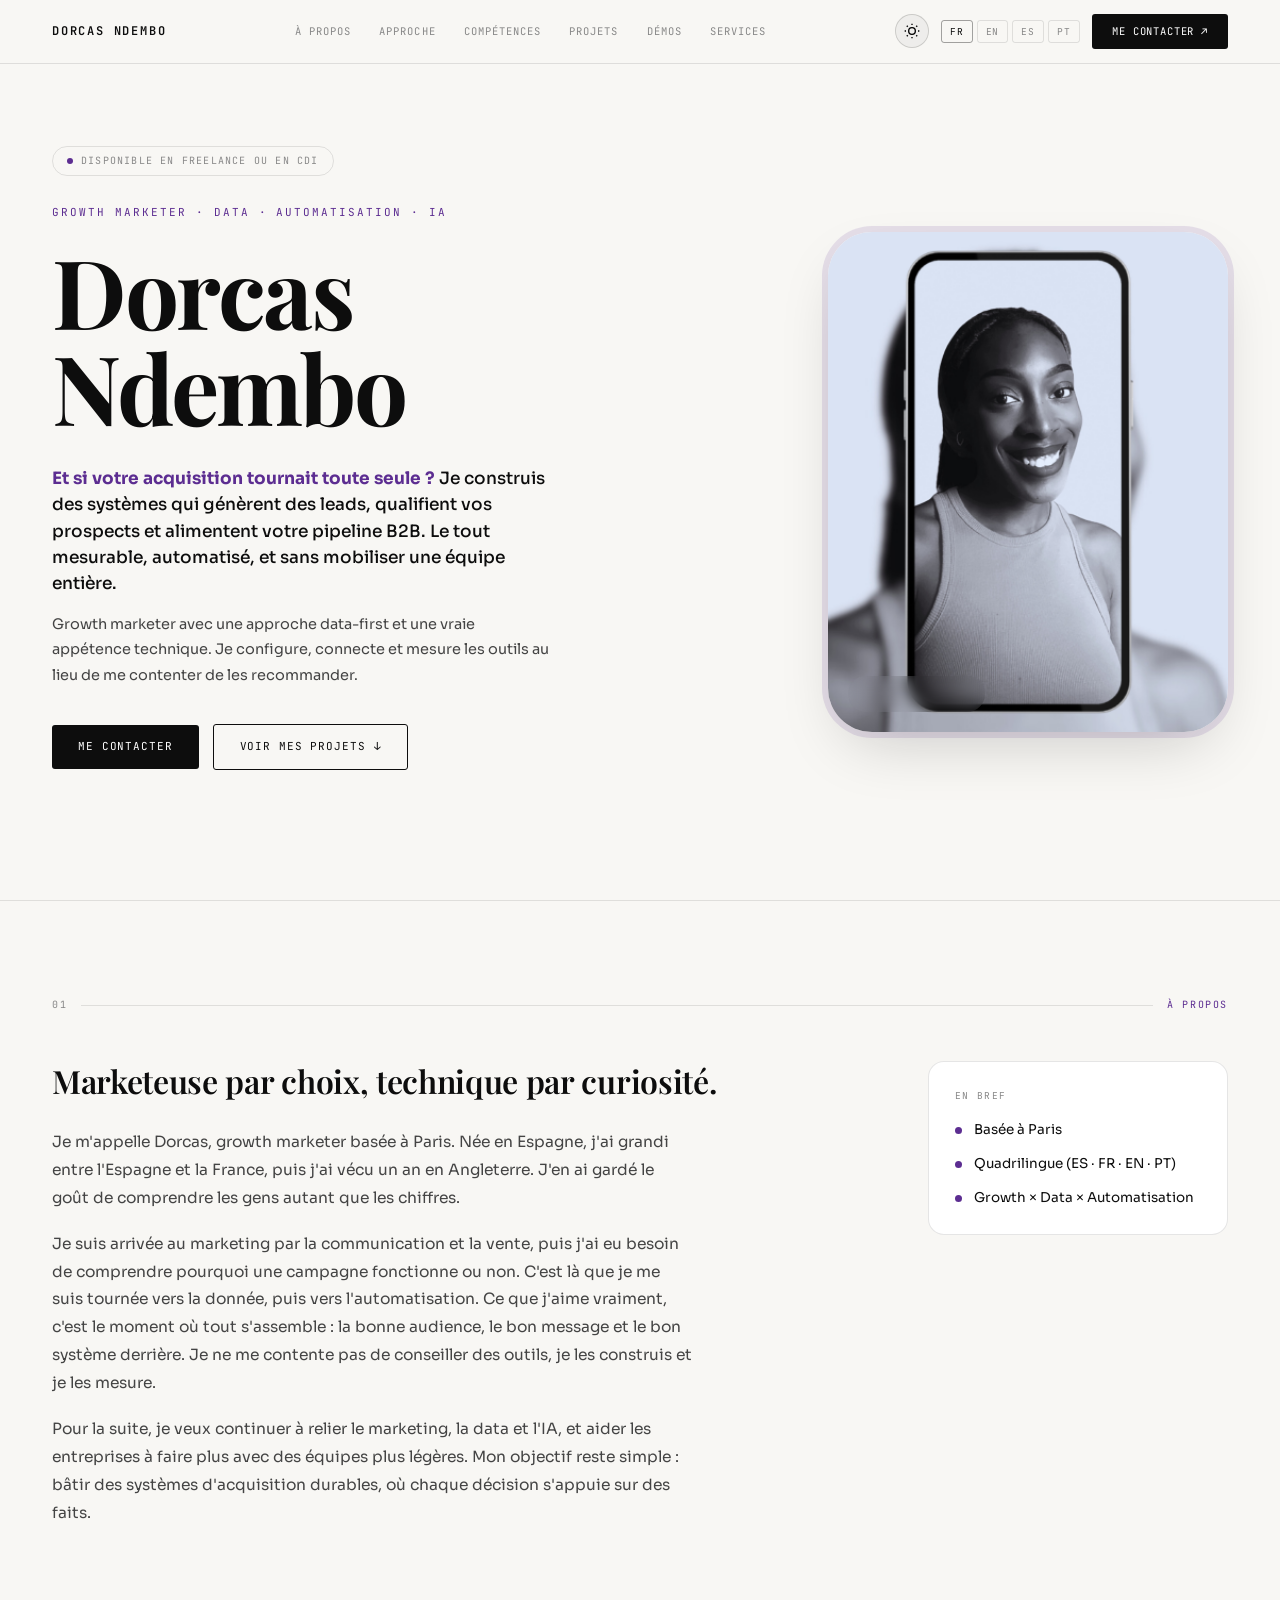
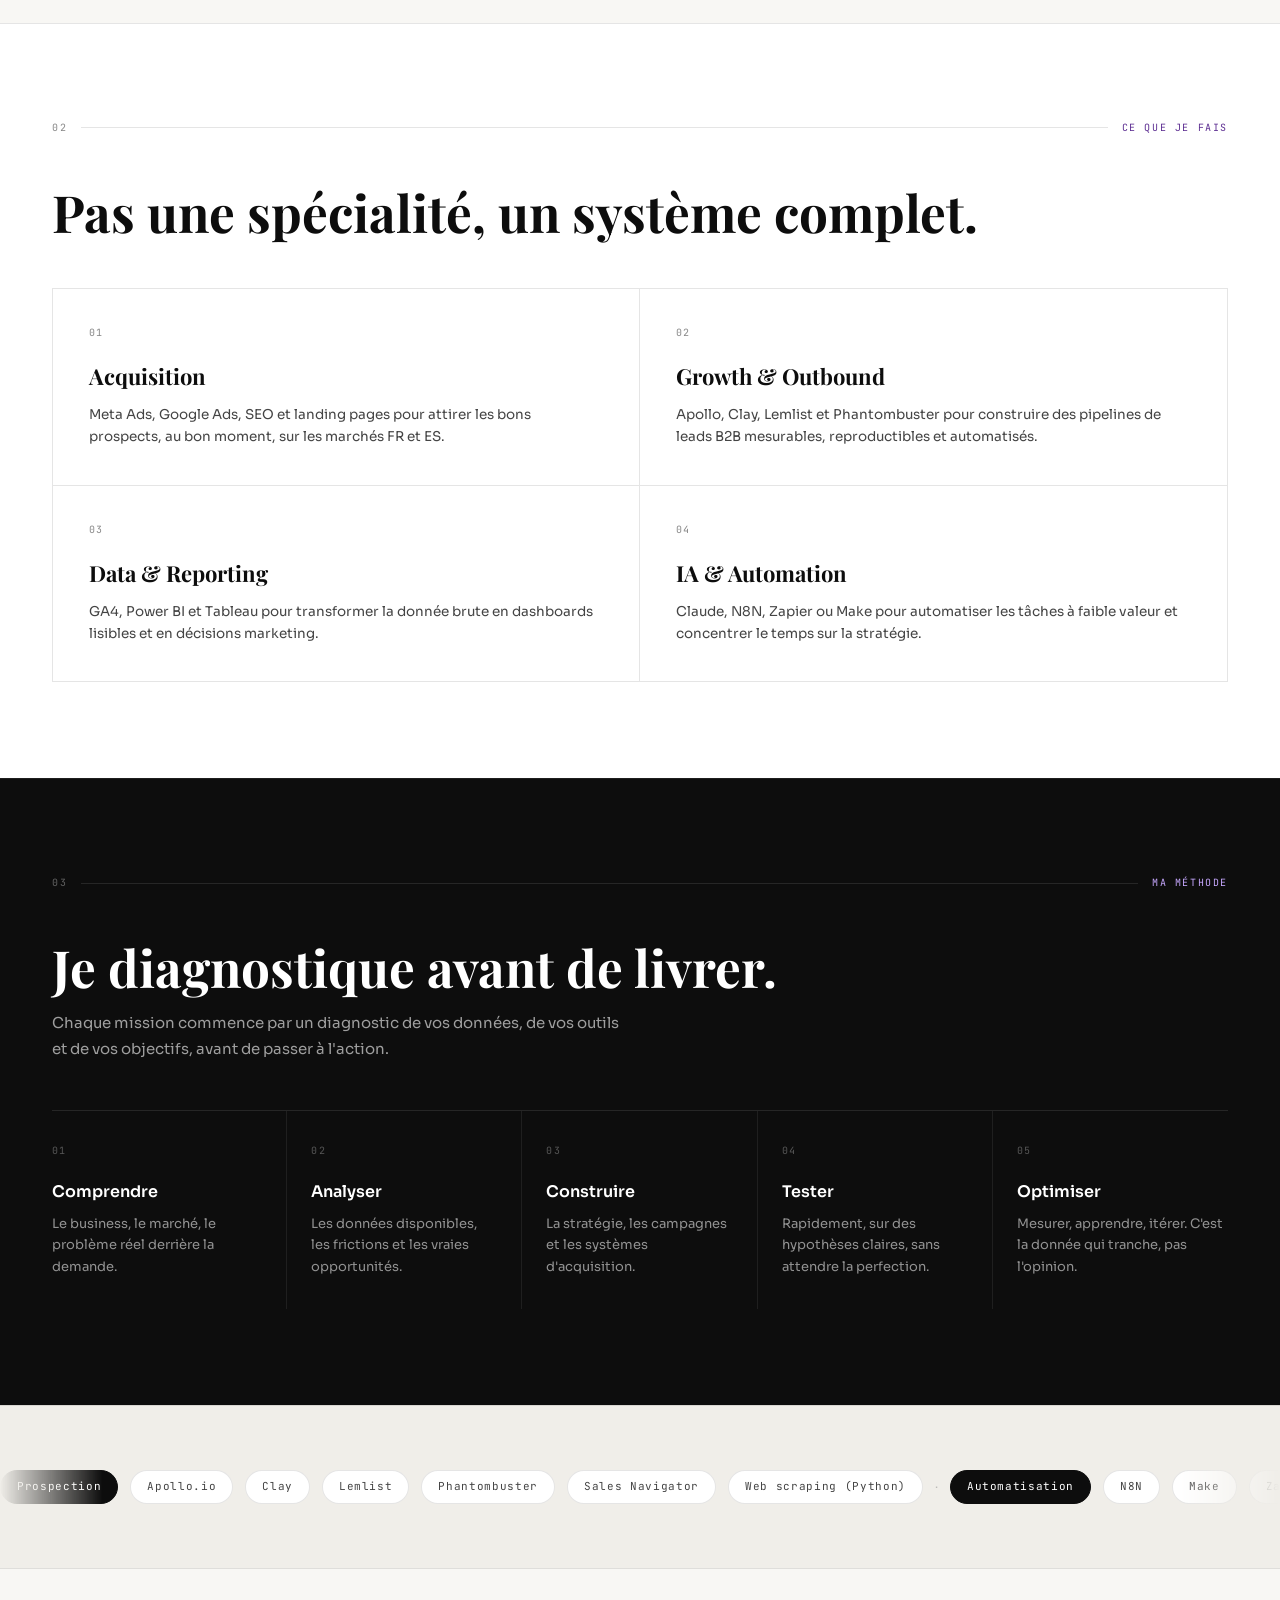
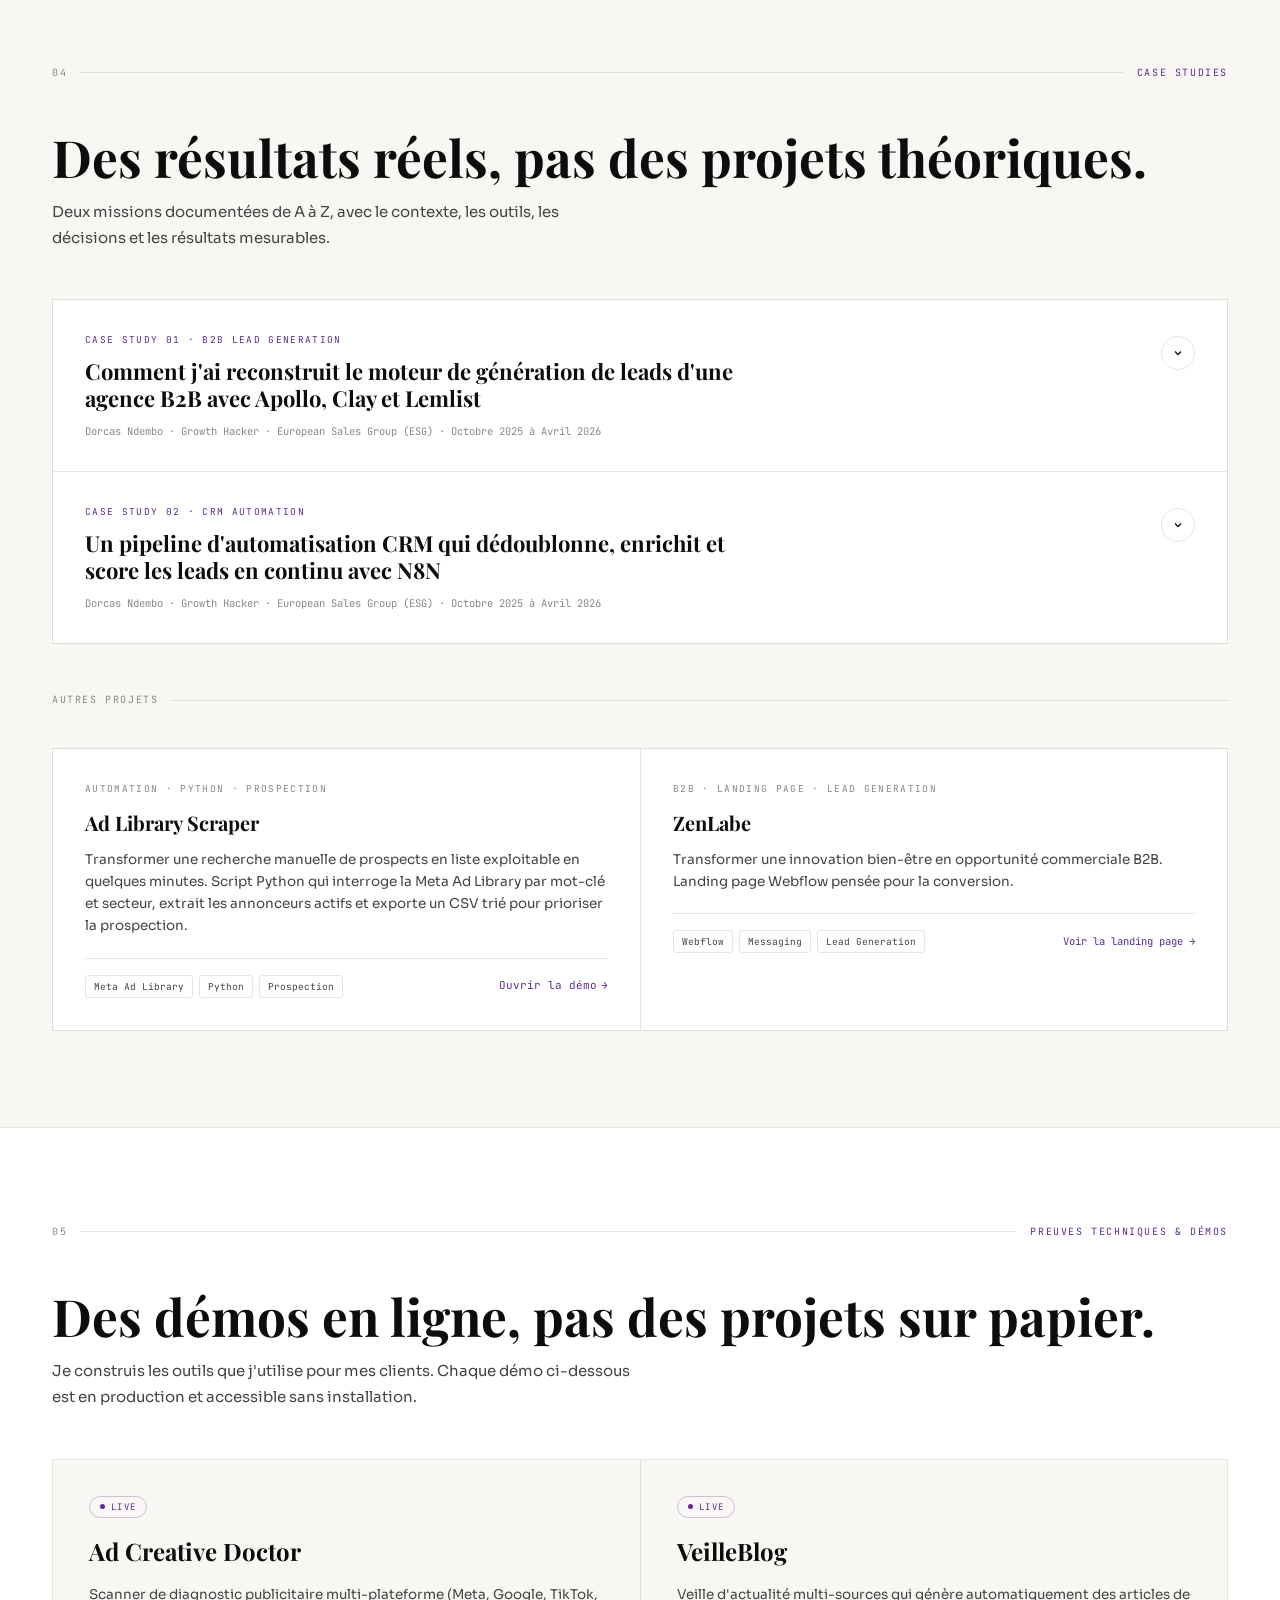
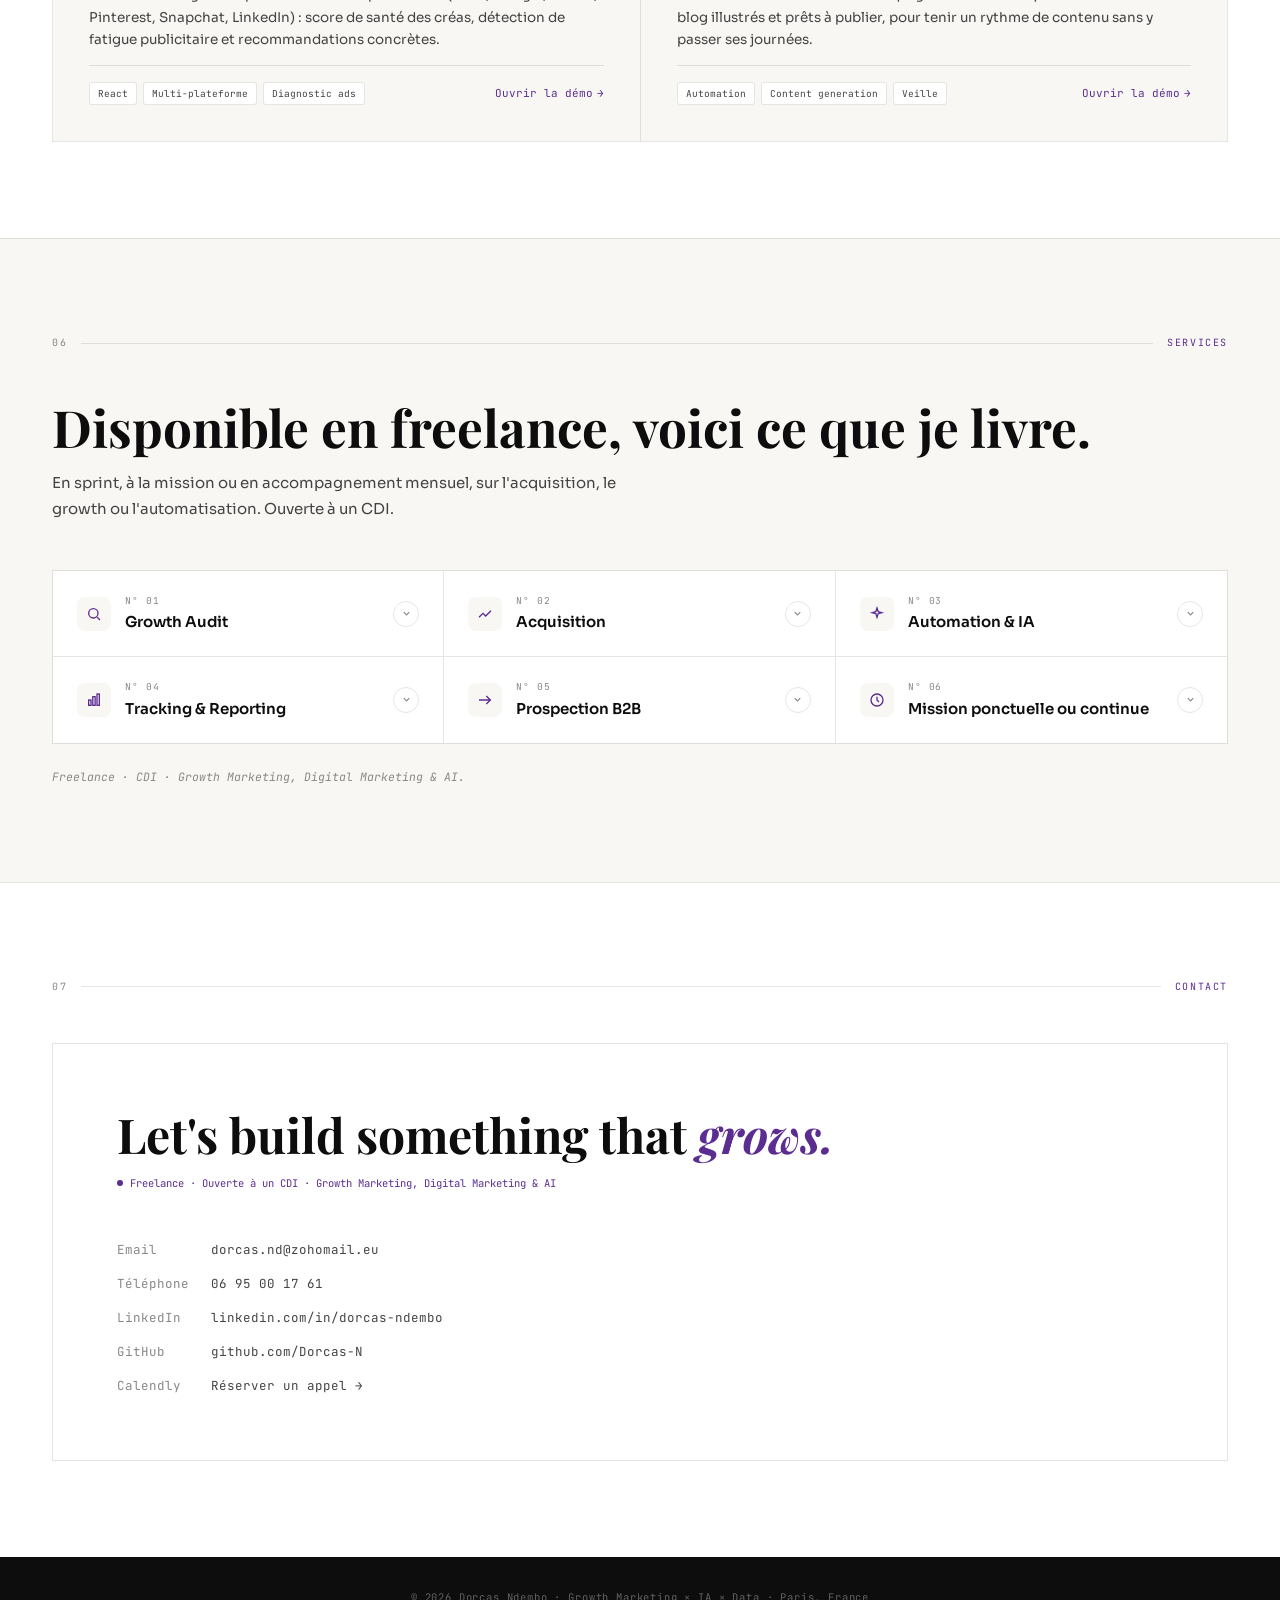
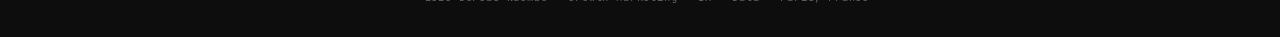
<file: portfolio_v3_1.html>
<!DOCTYPE html>
<html lang="fr">
<head>
<meta charset="UTF-8">
<meta name="viewport" content="width=device-width,initial-scale=1.0">
<title>Dorcas Ndembo · Growth Marketing × IA × Data</title>
<link rel="preconnect" href="https://fonts.googleapis.com">
<link rel="preconnect" href="https://fonts.gstatic.com" crossorigin>
<link href="https://fonts.googleapis.com/css2?family=Playfair+Display:ital,wght@0,400;0,600;0,700;0,900;1,400&family=Sora:wght@300;400;500;600&family=JetBrains+Mono:wght@400;500;600&display=swap" rel="stylesheet">
<style>
*,*::before,*::after{box-sizing:border-box;margin:0;padding:0;}
html{scroll-behavior:smooth;scroll-padding-top:72px;}
:root{
  --bg:#F8F7F4;
  --bg2:#F0EEE9;
  --ink:#0D0D0D;
  --ink2:#444;
  --muted:#888;
  --accent:#5C2D91;
  --accent-l:#EDE8FF;
  --line:rgba(0,0,0,0.10);
  --surface:#fff;
  --disp:"Playfair Display",serif;
  --body:"Sora",sans-serif;
  --mono:"JetBrains Mono",monospace;
}
body{background:var(--bg);color:var(--ink);font-family:var(--body);font-weight:400;line-height:1.6;-webkit-font-smoothing:antialiased;}
a{color:inherit;text-decoration:none;}
img{max-width:100%;display:block;}

/* ── NAV ─────────────────────────────────────────── */
nav{
  position:fixed;top:0;left:0;right:0;z-index:200;
  background:rgba(248,247,244,0.94);backdrop-filter:blur(14px);
  border-bottom:1px solid var(--line);height:64px;
  display:flex;align-items:center;
}
.nav-inner{
  max-width:1240px;margin:0 auto;padding:0 32px;
  display:flex;align-items:center;justify-content:space-between;width:100%;
}
.nav-logo{font-family:var(--mono);font-size:12px;font-weight:600;letter-spacing:.15em;text-transform:uppercase;color:var(--ink);}
.nav-links{display:flex;align-items:center;gap:28px;}
.nav-links a{font-family:var(--mono);font-size:10.5px;letter-spacing:.1em;text-transform:uppercase;color:var(--muted);transition:color .2s;}
.nav-links a:hover{color:var(--ink);}
.nav-right{display:flex;align-items:center;gap:12px;}
.lang-row{display:flex;gap:4px;}
.lang-btn{font-family:var(--mono);font-size:9.5px;letter-spacing:.1em;text-transform:uppercase;border:1px solid var(--line);background:none;color:var(--muted);cursor:pointer;padding:4px 8px;border-radius:3px;transition:all .15s;}
.lang-btn.active,.lang-btn:hover{color:var(--ink);border-color:rgba(0,0,0,0.35);}
.nav-cta{font-family:var(--mono);font-size:10.5px;letter-spacing:.08em;text-transform:uppercase;background:var(--ink);color:#fff;padding:9px 20px;border-radius:3px;transition:background .2s;}
.nav-cta:hover{background:var(--accent);}
.nav-burger{display:none;flex-direction:column;gap:5px;cursor:pointer;padding:6px;}
.nav-burger span{display:block;width:22px;height:2px;background:var(--ink);}
.mobile-menu{display:none;position:fixed;top:64px;left:0;right:0;background:var(--bg);border-bottom:1px solid var(--line);padding:20px 24px;z-index:199;flex-direction:column;gap:16px;}
.mobile-menu.open{display:flex;}
.mobile-menu a{font-family:var(--mono);font-size:12px;letter-spacing:.08em;text-transform:uppercase;color:var(--ink2);padding:8px 0;border-bottom:1px solid var(--line);}
@media(max-width:860px){.nav-links{display:none;}.nav-burger{display:flex;}}

/* ── WRAP ─────────────────────────────────────────── */
.wrap{max-width:1240px;margin:0 auto;padding:0 32px;}

/* ── SECTION LABEL ────────────────────────────────── */
.sec-label{display:flex;align-items:center;gap:14px;margin-bottom:48px;}
.sec-num{font-family:var(--mono);font-size:10px;letter-spacing:.16em;text-transform:uppercase;color:var(--muted);}
.sec-rule{flex:1;height:1px;background:var(--line);}
.sec-tag{font-family:var(--mono);font-size:10px;letter-spacing:.16em;text-transform:uppercase;color:var(--accent);}
.sec-head{margin-bottom:48px;}
.sec-head h2{font-family:var(--disp);font-size:clamp(30px,4vw,52px);font-weight:700;line-height:1.1;color:var(--ink);margin-bottom:14px;}
.sec-head p{font-size:15px;color:var(--ink2);max-width:580px;line-height:1.75;}

/* ── HERO ─────────────────────────────────────────── */
#hero{padding-top:64px;background:var(--bg);min-height:100vh;display:flex;align-items:center;}
.hero-inner{
  max-width:1240px;margin:0 auto;padding:80px 32px 80px;
  display:grid;grid-template-columns:1fr 400px;gap:72px;align-items:center;width:100%;
}
.hero-status{
  display:inline-flex;align-items:center;gap:8px;
  font-family:var(--mono);font-size:10px;letter-spacing:.12em;text-transform:uppercase;
  color:var(--muted);border:1px solid var(--line);padding:6px 14px;border-radius:100px;
  margin-bottom:28px;
}
.hero-status .dot{width:6px;height:6px;border-radius:50%;background:var(--accent);animation:pulse 2.4s infinite;}
@keyframes pulse{0%,100%{opacity:1;}50%{opacity:.25;}}
.hero-role{font-family:var(--mono);font-size:11px;letter-spacing:.18em;text-transform:uppercase;color:var(--accent);margin-bottom:20px;}
h1.hero-name{font-family:var(--disp);font-size:clamp(52px,7.5vw,96px);font-weight:700;line-height:1.0;letter-spacing:-0.025em;color:var(--ink);margin-bottom:32px;}
.hero-pitch{font-size:17px;font-weight:500;line-height:1.55;color:var(--ink);max-width:520px;margin-bottom:14px;}
.hero-pitch b{color:var(--accent);}
.hero-bio{font-size:14.5px;color:var(--ink2);max-width:500px;line-height:1.75;margin-bottom:36px;}
.hero-actions{display:flex;align-items:center;gap:14px;flex-wrap:wrap;margin-bottom:48px;}
.btn-primary{font-family:var(--mono);font-size:11px;letter-spacing:.08em;text-transform:uppercase;background:var(--ink);color:#fff;padding:13px 26px;border-radius:3px;transition:background .2s;}
.btn-primary:hover{background:var(--accent);}
.btn-ghost{font-family:var(--mono);font-size:11px;letter-spacing:.08em;text-transform:uppercase;border:1px solid var(--ink);color:var(--ink);padding:13px 26px;border-radius:3px;transition:all .2s;}
.btn-ghost:hover{background:var(--ink);color:#fff;}
.hero-stats{display:flex;gap:36px;padding-top:36px;border-top:1px solid var(--line);}
.hero-stat{}
.hero-stat-val{font-family:var(--disp);font-size:30px;font-weight:700;color:var(--ink);}
.hero-stat-lbl{font-family:var(--mono);font-size:9.5px;letter-spacing:.1em;text-transform:uppercase;color:var(--muted);margin-top:4px;line-height:1.4;}
.hero-photo-wrap{position:relative;}
.hero-photo{width:100%;aspect-ratio:4/5;object-fit:cover;border-radius:44px;box-shadow:0 24px 64px -20px rgba(13,13,13,.22),0 0 0 6px rgba(92,45,145,.12);}
.hero-tag-badge{position:absolute;bottom:20px;left:20px;background:rgba(255,255,255,.92);backdrop-filter:blur(8px);border-radius:100px;padding:9px 16px;font-family:var(--mono);font-size:11px;color:var(--ink2);display:flex;align-items:center;gap:8px;box-shadow:0 8px 24px -8px rgba(0,0,0,.15);}
.hero-tag-badge .dot{width:6px;height:6px;border-radius:50%;background:var(--accent);animation:pulse 2.4s infinite;}
@media(max-width:860px){.hero-inner{grid-template-columns:1fr;gap:48px;}.hero-photo-wrap{max-width:340px;}.hero-stat-val{font-size:24px;}}

/* ── WHAT I DO ────────────────────────────────────── */
#whatido{padding:96px 0;background:var(--surface);border-top:1px solid var(--line);}
.do-grid{display:grid;grid-template-columns:repeat(2,1fr);gap:0;border:1px solid var(--line);}
.do-item{padding:36px;border-right:1px solid var(--line);border-bottom:1px solid var(--line);transition:background .2s;}
.do-item:hover{background:var(--accent-l);}
.do-item:nth-child(2n){border-right:none;}
.do-item:nth-last-child(-n+2){border-bottom:none;}
.do-num{font-family:var(--mono);font-size:10px;letter-spacing:.14em;text-transform:uppercase;color:var(--muted);margin-bottom:18px;}
.do-title{font-family:var(--disp);font-size:22px;font-weight:700;color:var(--ink);margin-bottom:10px;}
.do-text{font-size:13.5px;color:var(--ink2);line-height:1.65;}
@media(max-width:640px){.do-grid{grid-template-columns:1fr;}.do-item{border-right:none;border-bottom:1px solid var(--line);}.do-item:last-child{border-bottom:none;}}

/* ── APPROACH ─────────────────────────────────────── */
#approche{padding:96px 0;background:var(--ink);color:#fff;border-top:1px solid rgba(255,255,255,.07);}
#approche .sec-tag{color:#C7A8FF;}
#approche .sec-rule{background:rgba(255,255,255,.1);}
#approche .sec-num{color:rgba(255,255,255,.35);}
#approche .sec-head h2{color:#fff;}
#approche .sec-head p{color:rgba(255,255,255,.6);}
.ap-grid{display:grid;grid-template-columns:repeat(5,1fr);gap:0;border-top:1px solid rgba(255,255,255,.1);margin-top:0;}
.ap-step{padding:32px 24px 32px 0;border-right:1px solid rgba(255,255,255,.08);}
.ap-step:last-child{border-right:none;padding-right:0;}
.ap-step:first-child{padding-left:0;}
.ap-step + .ap-step{padding-left:24px;}
.ap-snum{font-family:var(--mono);font-size:10px;letter-spacing:.14em;color:rgba(255,255,255,.3);margin-bottom:20px;}
.ap-step h4{font-size:16px;font-weight:600;color:#fff;margin-bottom:8px;}
.ap-step p{font-size:13px;color:rgba(255,255,255,.55);line-height:1.65;}
@media(max-width:860px){.ap-grid{grid-template-columns:1fr 1fr;}.ap-step{border-right:none;border-bottom:1px solid rgba(255,255,255,.08);padding:24px 0;}.ap-step:last-child{border-bottom:none;}}
@media(max-width:480px){.ap-grid{grid-template-columns:1fr;}}

/* ── CASE STUDIES ─────────────────────────────────── */
#projets{padding:96px 0;background:var(--bg);border-top:1px solid var(--line);}
.case-list{display:flex;flex-direction:column;gap:0;border:1px solid var(--line);}
.case-item{background:var(--surface);overflow:hidden;}
.case-item+.case-item{border-top:1px solid var(--line);}
.case-head{display:flex;align-items:flex-start;justify-content:space-between;gap:24px;padding:32px;cursor:pointer;transition:background .18s;}
.case-head:hover{background:var(--bg2);}
.case-eyebrow{font-family:var(--mono);font-size:9.5px;letter-spacing:.14em;text-transform:uppercase;color:var(--accent);margin-bottom:10px;}
.case-title{font-family:var(--disp);font-size:clamp(17px,2.2vw,22px);font-weight:700;color:var(--ink);line-height:1.25;max-width:680px;}
.case-role{font-family:var(--mono);font-size:10.5px;color:var(--muted);margin-top:10px;}
.case-chev{width:34px;height:34px;border-radius:50%;border:1px solid var(--line);display:flex;align-items:center;justify-content:center;color:var(--ink);flex-shrink:0;transition:transform .3s;margin-top:4px;}
.case-item.open .case-chev{transform:rotate(180deg);}
.case-body{display:none;border-top:1px solid var(--line);}
.case-item.open .case-body{display:block;}
.case-body-inner{padding:32px;}
.case-kv{display:grid;grid-template-columns:120px 1fr;gap:8px 24px;margin-bottom:20px;align-items:start;}
.case-kv .k{font-family:var(--mono);font-size:10px;letter-spacing:.1em;text-transform:uppercase;color:var(--muted);padding-top:3px;}
.case-kv p,.case-kv ul{font-size:14px;color:var(--ink2);line-height:1.65;}
.case-kv ul{padding-left:16px;}
.case-kv li{margin-bottom:4px;}
.case-quote{border-left:3px solid var(--accent);padding:14px 20px;background:var(--accent-l);font-size:14px;font-style:italic;color:var(--ink2);line-height:1.65;margin:20px 0;}
.case-diagram{border:1px solid var(--line);border-radius:10px;padding:20px 20px 8px;margin:20px 0;background:var(--bg);overflow-x:auto;}
.case-diagram-label{font-family:var(--mono);font-size:9.5px;letter-spacing:.14em;text-transform:uppercase;color:var(--muted);margin-bottom:12px;}
.case-diagram svg{display:block;width:100%;height:auto;min-width:640px;}
html[data-theme="dark"] .case-diagram{background:#0D0D14;}
.case-stats-bar{background:var(--ink);padding:24px 32px;display:grid;grid-template-columns:repeat(4,1fr);gap:16px;}
.case-stat-v{font-family:var(--disp);font-size:24px;font-weight:700;color:#fff;}
.case-stat-l{font-family:var(--mono);font-size:9px;letter-spacing:.1em;text-transform:uppercase;color:rgba(255,255,255,.45);margin-top:4px;line-height:1.4;}
@media(max-width:640px){.case-stats-bar{grid-template-columns:repeat(2,1fr);}.case-kv{grid-template-columns:1fr;}}

/* ── AUTRES PROJETS ───────────────────────────────── */
.autres-grid{display:grid;grid-template-columns:repeat(2,1fr);gap:0;border:1px solid var(--line);margin-top:40px;}
.autre-item{background:var(--surface);padding:32px;overflow:hidden;}
.autre-item+.autre-item{border-left:1px solid var(--line);}
.autre-eyebrow{font-family:var(--mono);font-size:9.5px;letter-spacing:.14em;text-transform:uppercase;color:var(--muted);margin-bottom:10px;}
.autre-title{font-family:var(--disp);font-size:20px;font-weight:700;color:var(--ink);margin-bottom:10px;}
.autre-desc{font-size:13.5px;color:var(--ink2);line-height:1.65;margin-bottom:20px;}
.autre-foot{display:flex;align-items:center;justify-content:space-between;gap:12px;flex-wrap:wrap;padding-top:16px;border-top:1px solid var(--line);}
.autre-tags{display:flex;flex-wrap:wrap;gap:6px;}
.autre-tag{font-family:var(--mono);font-size:9.5px;color:var(--ink2);border:1px solid var(--line);padding:3px 8px;border-radius:3px;}
.autre-link{font-family:var(--mono);font-size:10.5px;color:var(--accent);display:inline-flex;align-items:center;gap:4px;}
@media(max-width:640px){.autres-grid{grid-template-columns:1fr;}.autre-item+.autre-item{border-left:none;border-top:1px solid var(--line);}}

/* ── TOOLS / DEMOS ────────────────────────────────── */
#preuves{padding:96px 0;background:var(--surface);border-top:1px solid var(--line);}
.tool-grid{display:grid;grid-template-columns:repeat(2,1fr);gap:0;border:1px solid var(--line);}
.tool-item{background:var(--bg);padding:36px;display:flex;flex-direction:column;gap:14px;}
.tool-item+.tool-item{border-left:1px solid var(--line);}
.tool-live{font-family:var(--mono);font-size:9px;letter-spacing:.14em;text-transform:uppercase;color:var(--accent);display:inline-flex;align-items:center;gap:6px;border:1px solid rgba(92,45,145,.28);padding:3px 10px;border-radius:100px;width:fit-content;}
.tool-live .dot{width:5px;height:5px;border-radius:50%;background:var(--accent);}
.tool-name{font-family:var(--disp);font-size:24px;font-weight:700;color:var(--ink);}
.tool-desc{font-size:13.5px;color:var(--ink2);line-height:1.65;flex:1;}
.tool-foot{display:flex;align-items:center;justify-content:space-between;flex-wrap:wrap;gap:12px;padding-top:16px;border-top:1px solid var(--line);margin-top:auto;}
.tool-tags{display:flex;flex-wrap:wrap;gap:6px;}
.tool-tag{font-family:var(--mono);font-size:9.5px;color:var(--ink2);border:1px solid var(--line);padding:3px 8px;border-radius:3px;background:var(--surface);}
.tool-cta{font-family:var(--mono);font-size:11px;color:var(--accent);display:inline-flex;align-items:center;gap:4px;transition:opacity .2s;}
.tool-cta:hover{opacity:.7;}
@media(max-width:640px){.tool-grid{grid-template-columns:1fr;}.tool-item+.tool-item{border-left:none;border-top:1px solid var(--line);}}

/* ── SERVICES ─────────────────────────────────────── */
#services{padding:96px 0;background:var(--bg);border-top:1px solid var(--line);}
.svc-grid-v3{display:grid;grid-template-columns:repeat(3,1fr);gap:0;border:1px solid var(--line);align-items:start;}
.svc-item-v3{background:var(--surface);cursor:pointer;border-right:1px solid var(--line);border-bottom:1px solid var(--line);}
.svc-item-v3:nth-child(3n){border-right:none;}
.svc-item-v3:nth-last-child(-n+3):not(.svc-item-v3:nth-child(-n+3)){border-bottom:none;}
.svc-head-v3{display:flex;align-items:center;justify-content:space-between;padding:22px 24px;}
.svc-left-v3{display:flex;align-items:center;gap:14px;}
.svc-icon-v3{width:34px;height:34px;border-radius:8px;background:var(--bg);display:flex;align-items:center;justify-content:center;color:var(--accent);flex-shrink:0;}
.svc-icon-v3 svg{width:16px;height:16px;fill:none;stroke:currentColor;stroke-width:2;}
.svc-meta-v3{}
.svc-num-v3{font-family:var(--mono);font-size:9.5px;letter-spacing:.1em;text-transform:uppercase;color:var(--muted);}
.svc-title-v3{font-size:15px;font-weight:600;color:var(--ink);margin-top:2px;}
.svc-chev-v3{width:26px;height:26px;border-radius:50%;border:1px solid var(--line);display:flex;align-items:center;justify-content:center;color:var(--muted);transition:transform .3s;flex-shrink:0;}
.svc-item-v3.open .svc-chev-v3{transform:rotate(180deg);}
.svc-body-v3{display:none;padding:0 24px 22px;border-top:1px solid var(--line);}
.svc-item-v3.open .svc-body-v3{display:block;}
.svc-body-v3 p{font-size:13px;color:var(--ink2);line-height:1.65;padding-top:14px;}
.svc-note-v3{margin-top:24px;font-family:var(--mono);font-size:11.5px;color:var(--muted);font-style:italic;}
@media(max-width:900px){.svc-grid-v3{grid-template-columns:repeat(2,1fr);}.svc-item-v3:nth-child(3n){border-right:1px solid var(--line);}.svc-item-v3:nth-child(2n){border-right:none;}}
@media(max-width:560px){.svc-grid-v3{grid-template-columns:1fr;}.svc-item-v3{border-right:none !important;}}

/* ── CONTACT ──────────────────────────────────────── */
#contact{padding:96px 0;background:var(--surface);border-top:1px solid var(--line);}
.contact-box{border:1px solid var(--line);padding:64px;display:flex;align-items:center;justify-content:space-between;gap:48px;flex-wrap:wrap;}
.contact-left h2{font-family:var(--disp);font-size:clamp(28px,4vw,48px);font-weight:700;line-height:1.1;color:var(--ink);}
.contact-avail{font-family:var(--mono);font-size:10.5px;color:var(--accent);margin-top:14px;display:flex;align-items:center;gap:7px;}
.contact-avail .dot{width:6px;height:6px;border-radius:50%;background:var(--accent);animation:pulse 2.4s infinite;}
.contact-links{display:flex;flex-direction:column;gap:14px;}
.contact-lnk{font-family:var(--mono);font-size:12.5px;color:var(--ink2);display:flex;align-items:center;gap:12px;transition:color .2s;}
.contact-lnk .k{color:var(--muted);width:82px;display:inline-block;}
.contact-lnk:hover{color:var(--accent);}
@media(max-width:700px){.contact-box{padding:36px 24px;flex-direction:column;gap:32px;}}

/* ── FOOTER ───────────────────────────────────────── */
footer{background:var(--ink);padding:32px;text-align:center;}
footer p{font-family:var(--mono);font-size:10.5px;color:rgba(255,255,255,.35);letter-spacing:.08em;}

/* ── SKILLS MARQUEE ───────────────────────────────── */
#competences{padding:64px 0;background:var(--bg2);border-top:1px solid var(--line);overflow:hidden;}
.marquee-wrap{position:relative;overflow:hidden;mask-image:linear-gradient(90deg,transparent,#000 8%,#000 92%,transparent);-webkit-mask-image:linear-gradient(90deg,transparent,#000 8%,#000 92%,transparent);}
.marquee-track{display:flex;align-items:center;gap:12px;width:max-content;white-space:nowrap;animation:marqueeScroll 40s linear infinite;}
.marquee-track:hover{animation-play-state:paused;}
@keyframes marqueeScroll{from{transform:translateX(0);}to{transform:translateX(-50%);}}
.skill-chip{font-family:var(--mono);font-size:11px;letter-spacing:.06em;color:var(--ink2);border:1px solid var(--line);background:var(--surface);border-radius:100px;padding:7px 16px;white-space:nowrap;}
.skill-chip.cat{background:var(--ink);color:#fff;border-color:var(--ink);}
.skill-sep{color:var(--muted);font-size:12px;opacity:.5;}

/* ── REVEAL ───────────────────────────────────────── */
.reveal{opacity:0;transform:translateY(24px);transition:opacity .6s ease,transform .6s ease;}
.reveal.visible{opacity:1;transform:none;}

/* ── DARK MODE ───────────────────────────────────────── */
html[data-theme="dark"]{
  --bg:#111118;
  --bg2:#1A1A24;
  --ink:#F0EEE9;
  --ink2:#C4BFB8;
  --muted:#888;
  --accent:#A87FE0;
  --accent-l:#2D1F4A;
  --line:rgba(255,255,255,0.10);
  --surface:#1A1A24;
}
html[data-theme="dark"] body{background:var(--bg);color:var(--ink);}
html[data-theme="dark"] nav{background:rgba(17,17,24,0.95);border-bottom-color:var(--line);}
html[data-theme="dark"] #approche{background:#0D0D14;border-top-color:rgba(255,255,255,.05);}
html[data-theme="dark"] .case-stats-bar{background:#0D0D14;}
html[data-theme="dark"] footer{background:#0D0D14;}
html[data-theme="dark"] .skill-chip{background:#2D1F4A;border-color:#3D2860;color:#C4BFB8;}
html[data-theme="dark"] .skill-chip.cat{background:var(--accent);color:#fff;border-color:var(--accent);}
html[data-theme="dark"] .svc-item-v3{border-color:var(--line);}
html[data-theme="dark"] .svc-grid-v3{border-color:var(--line);}
html[data-theme="dark"] .tool-item{border-color:var(--line);}
html[data-theme="dark"] .autre-item{border-color:var(--line);}
html[data-theme="dark"] .case-item{border-color:var(--line);}
html[data-theme="dark"] .case-head{border-bottom-color:var(--line);}
html[data-theme="dark"] .do-item{border-color:var(--line);}
html[data-theme="dark"] .ap-step{border-color:rgba(255,255,255,.08);}
html[data-theme="dark"] .hero-stat{border-color:var(--line);}
html[data-theme="dark"] .contact-box{border-color:var(--line);}
html[data-theme="dark"] .nav-cta{background:var(--accent);}
html[data-theme="dark"] .btn-primary{background:var(--accent);}
html[data-theme="dark"] .tool-live{background:rgba(168,127,224,0.12);border-color:rgba(168,127,224,0.3);color:var(--accent);}
html[data-theme="dark"] .tool-live .dot{background:var(--accent);}
html[data-theme="dark"] .theme-toggle{background:rgba(255,255,255,0.08);border-color:rgba(255,255,255,0.15);color:var(--ink);}
html[data-theme="dark"] .marquee-inner span{color:rgba(255,255,255,0.08);}
html[data-theme="dark"] .marquee-inner em{color:var(--ink);}

/* ── THEME TOGGLE BTN ───────────────────────────────── */
.theme-toggle{
  display:flex;align-items:center;justify-content:center;
  width:34px;height:34px;border-radius:50%;
  border:1px solid rgba(0,0,0,0.15);
  background:rgba(0,0,0,0.04);
  cursor:pointer;transition:background .2s,border-color .2s;
  flex-shrink:0;
}
.theme-toggle:hover{background:rgba(0,0,0,0.08);}
.theme-toggle .ico-sun{display:block;}
.theme-toggle .ico-moon{display:none;}
html[data-theme="dark"] .theme-toggle .ico-sun{display:none;}
html[data-theme="dark"] .theme-toggle .ico-moon{display:block;}

/* ── À PROPOS ────────────────────────── */
#apropos{padding:96px 0;background:var(--bg);border-top:1px solid var(--line);}
.apropos-grid{display:grid;grid-template-columns:1fr 300px;gap:64px;align-items:start;}
.apropos-lead{font-family:var(--disp);font-size:clamp(23px,2.6vw,32px);font-weight:600;line-height:1.28;color:var(--ink);margin-bottom:26px;letter-spacing:-.01em;}
.apropos-body p{font-size:15.5px;color:var(--ink2);line-height:1.8;margin-bottom:18px;max-width:640px;}
.apropos-body p:last-child{margin-bottom:0;}
.apropos-card{border:1px solid var(--line);border-radius:16px;padding:26px;background:var(--surface);position:sticky;top:88px;}
.apropos-card .ac-label{font-family:var(--mono);font-size:9.5px;letter-spacing:.14em;text-transform:uppercase;color:var(--muted);margin-bottom:18px;}
.apropos-facts{display:flex;flex-direction:column;gap:15px;}
.apropos-fact{display:flex;align-items:center;gap:12px;font-size:13.5px;color:var(--ink);line-height:1.4;}
.apropos-fact .af-dot{width:7px;height:7px;border-radius:50%;background:var(--accent);flex-shrink:0;}
@media(max-width:860px){.apropos-grid{grid-template-columns:1fr;gap:30px;}.apropos-card{position:static;}}
</style>
</head>
<body>

<!-- NAV -->
<nav>
  <div class="nav-inner">
    <div class="nav-logo">Dorcas Ndembo</div>
    <div class="nav-links">
      <a href="javascript:void(0)" data-scroll="#apropos" data-i18n="nav.apropos">À propos</a>
      <a href="javascript:void(0)" data-scroll="#approche" data-i18n="nav.approche">Approche</a>
      <a href="javascript:void(0)" data-scroll="#competences" data-i18n="nav.competences">Compétences</a>
      <a href="javascript:void(0)" data-scroll="#projets" data-i18n="nav.projets">Projets</a>
      <a href="javascript:void(0)" data-scroll="#preuves" data-i18n="nav.demos">Démos</a>
      <a href="javascript:void(0)" data-scroll="#services" data-i18n="nav.services">Services</a>
    </div>
    <div class="nav-right">
      <button class="theme-toggle" id="themeToggle" aria-label="Changer de thème"><svg class="ico-sun" width="16" height="16" viewBox="0 0 24 24" fill="none" stroke="currentColor" stroke-width="2"><circle cx="12" cy="12" r="5"/><line x1="12" y1="1" x2="12" y2="3"/><line x1="12" y1="21" x2="12" y2="23"/><line x1="4.22" y1="4.22" x2="5.64" y2="5.64"/><line x1="18.36" y1="18.36" x2="19.78" y2="19.78"/><line x1="1" y1="12" x2="3" y2="12"/><line x1="21" y1="12" x2="23" y2="12"/><line x1="4.22" y1="19.78" x2="5.64" y2="18.36"/><line x1="18.36" y1="5.64" x2="19.78" y2="4.22"/></svg><svg class="ico-moon" width="16" height="16" viewBox="0 0 24 24" fill="none" stroke="currentColor" stroke-width="2"><path d="M21 12.79A9 9 0 1 1 11.21 3 7 7 0 0 0 21 12.79z"/></svg></button>
      <div class="lang-row">
        <button class="lang-btn active" data-lang="fr">FR</button>
        <button class="lang-btn" data-lang="en">EN</button>
        <button class="lang-btn" data-lang="es">ES</button>
        <button class="lang-btn" data-lang="pt">PT</button>
      </div>
      <a href="javascript:void(0)" data-scroll="#contact" class="nav-cta" data-i18n="nav.contact_cta">Me contacter ↗</a>
    </div>
    <div class="nav-burger" id="burgerBtn"><span></span><span></span><span></span></div>
  </div>
</nav>
<div class="mobile-menu" id="mobileMenu">
  <a href="javascript:void(0)" data-scroll="#apropos" data-i18n="nav.apropos">À propos</a>
  <a href="javascript:void(0)" data-scroll="#approche" data-i18n="nav.approche">Approche</a>
  <a href="javascript:void(0)" data-scroll="#competences" data-i18n="nav.competences">Compétences</a>
  <a href="javascript:void(0)" data-scroll="#projets" data-i18n="nav.projets">Projets</a>
  <a href="javascript:void(0)" data-scroll="#preuves" data-i18n="nav.demos">Démos</a>
  <a href="javascript:void(0)" data-scroll="#services" data-i18n="nav.services">Services</a>
  <a href="javascript:void(0)" data-scroll="#contact" data-i18n="nav.contact_cta">Me contacter ↗</a>
</div>

<!-- HERO -->
<section id="hero">
  <div class="hero-inner">
    <div class="hero-left">
      <div class="hero-status"><span class="dot"></span><span data-i18n="hero.status">Disponible en freelance ou en CDI</span></div>
      <div class="hero-role" data-i18n="hero.eyebrow">GROWTH MARKETER · DATA · AUTOMATISATION · IA</div>
      <h1 class="hero-name">Dorcas<br>Ndembo</h1>
      <p class="hero-pitch" data-i18n-html="hero.pitch"><b>Et si votre acquisition tournait toute seule ?</b> Je construis des systèmes qui génèrent des leads, qualifient vos prospects et alimentent votre pipeline B2B. Le tout mesurable, automatisé, et sans mobiliser une équipe entière.</p>
      <p class="hero-bio" data-i18n="hero.bio">Growth marketer avec une approche data-first et une vraie appétence technique. Je configure, connecte et mesure les outils au lieu de me contenter de les recommander.</p>
      <div class="hero-actions">
        <a href="javascript:void(0)" data-scroll="#contact" class="btn-primary" data-i18n="hero.cta_contact">Me contacter</a>
        <a href="javascript:void(0)" data-scroll="#projets" class="btn-ghost" data-i18n="hero.cta_projects">Voir mes projets ↓</a>
      </div>
    </div>
    <div class="hero-photo-wrap reveal">
      <img class="hero-photo" src="[data-uri]" alt="Dorcas Ndembo">
      <div class="hero-tag-badge"><span class="dot"></span>Paris, France</div>
    </div>
  </div>
</section>

<!-- À PROPOS -->
<section id="apropos">
  <div class="wrap">
    <div class="sec-label reveal">
      <span class="sec-num">01</span><span class="sec-rule"></span><span class="sec-tag" data-i18n="apropos.eyebrow">À PROPOS</span>
    </div>
    <div class="apropos-grid reveal">
      <div class="apropos-main">
        <p class="apropos-lead" data-i18n="apropos.h2">Marketeuse par choix, technique par curiosité.</p>
        <div class="apropos-body">
          <p data-i18n="apropos.p1">Je m'appelle Dorcas, growth marketer basée à Paris. Née en Espagne, j'ai grandi entre l'Espagne et la France, puis j'ai vécu un an en Angleterre. J'en ai gardé le goût de comprendre les gens autant que les chiffres.</p>
          <p data-i18n="apropos.p2">Je suis arrivée au marketing par la communication et la vente, puis j'ai eu besoin de comprendre pourquoi une campagne fonctionne ou non. C'est là que je me suis tournée vers la donnée, puis vers l'automatisation. Ce que j'aime vraiment, c'est le moment où tout s'assemble : la bonne audience, le bon message et le bon système derrière. Je ne me contente pas de conseiller des outils, je les construis et je les mesure.</p>
          <p data-i18n="apropos.p3">Pour la suite, je veux continuer à relier le marketing, la data et l'IA, et aider les entreprises à faire plus avec des équipes plus légères. Mon objectif reste simple : bâtir des systèmes d'acquisition durables, où chaque décision s'appuie sur des faits.</p>
        </div>
      </div>
      <aside class="apropos-card">
        <div class="ac-label" data-i18n="apropos.card_label">EN BREF</div>
        <div class="apropos-facts">
          <div class="apropos-fact"><span class="af-dot"></span><span data-i18n="apropos.k1">Basée à Paris</span></div>
          <div class="apropos-fact"><span class="af-dot"></span><span data-i18n="apropos.k2">Quadrilingue (ES · FR · EN · PT)</span></div>
          <div class="apropos-fact"><span class="af-dot"></span><span data-i18n="apropos.k3">Growth × Data × Automatisation</span></div>
        </div>
      </aside>
    </div>
  </div>
</section>

<!-- WHAT I DO -->
<section id="whatido">
  <div class="wrap">
    <div class="sec-label reveal">
      <span class="sec-num">02</span><span class="sec-rule"></span><span class="sec-tag" data-i18n="whatido.eyebrow">CE QUE JE FAIS</span>
    </div>
    <div class="sec-head reveal">
      <h2 data-i18n="whatido.h2">Pas une spécialité, un système complet.</h2>
    </div>
    <div class="do-grid reveal">
      <div class="do-item"><div class="do-num">01</div><div class="do-title" data-i18n="do1.title">Acquisition</div><p class="do-text" data-i18n="do1.text">Meta Ads, Google Ads, SEO et landing pages pour attirer les bons prospects au bon moment, sur les marchés FR et ES.</p></div>
      <div class="do-item"><div class="do-num">02</div><div class="do-title" data-i18n="do2.title">Growth & Outbound</div><p class="do-text" data-i18n="do2.text">Apollo, Clay, Lemlist, Phantombuster : construire des pipelines de leads B2B mesurables, reproductibles et automatisés.</p></div>
      <div class="do-item"><div class="do-num">03</div><div class="do-title" data-i18n="do3.title">Data & Reporting</div><p class="do-text" data-i18n="do3.text">GA4, Power BI, Tableau : transformer la donnée brute en dashboards lisibles et en décisions marketing.</p></div>
      <div class="do-item"><div class="do-num">04</div><div class="do-title" data-i18n="do4.title">IA & Automation</div><p class="do-text" data-i18n="do4.text">Claude, N8N, Zapier/Make : automatiser les tâches à faible valeur pour concentrer le temps sur l'itération et la stratégie.</p></div>
    </div>
  </div>
</section>

<!-- APPROACH -->
<section id="approche">
  <div class="wrap">
    <div class="sec-label reveal">
      <span class="sec-num">03</span><span class="sec-rule"></span><span class="sec-tag" data-i18n="approche.eyebrow">MA MÉTHODE</span>
    </div>
    <div class="sec-head reveal">
      <h2 data-i18n="approche.h2">Je diagnostique avant de livrer.</h2>
      <p data-i18n="approche.sub">Chaque mission commence par un diagnostic de vos données, de vos outils et de vos objectifs, avant de passer à l'action.</p>
    </div>
    <div class="ap-grid reveal">
      <div class="ap-step"><div class="ap-snum">01</div><h4 data-i18n="ap1.title">Comprendre</h4><p data-i18n="ap1.text">Le business, le marché, le problème réel derrière la demande.</p></div>
      <div class="ap-step"><div class="ap-snum">02</div><h4 data-i18n="ap2.title">Analyser</h4><p data-i18n="ap2.text">Les données disponibles, les frictions et les vraies opportunités.</p></div>
      <div class="ap-step"><div class="ap-snum">03</div><h4 data-i18n="ap3.title">Construire</h4><p data-i18n="ap3.text">La stratégie, les campagnes et les systèmes d'acquisition.</p></div>
      <div class="ap-step"><div class="ap-snum">04</div><h4 data-i18n="ap4.title">Tester</h4><p data-i18n="ap4.text">Rapidement, sur des hypothèses claires, sans attendre la perfection.</p></div>
      <div class="ap-step"><div class="ap-snum">05</div><h4 data-i18n="ap5.title">Optimiser</h4><p data-i18n="ap5.text">Mesurer, apprendre, itérer. C'est la donnée qui tranche, pas l'opinion.</p></div>
    </div>
  </div>
</section>

<!-- SKILLS -->
<section id="competences">
  <div class="marquee-wrap">
    <div class="marquee-track">
      <span class="skill-chip cat">Prospection</span><span class="skill-chip">Apollo.io</span><span class="skill-chip">Clay</span><span class="skill-chip">Lemlist</span><span class="skill-chip">Phantombuster</span><span class="skill-chip">Sales Navigator</span><span class="skill-chip">Web scraping (Python)</span>
      <span class="skill-sep">·</span>
      <span class="skill-chip cat">Automatisation</span><span class="skill-chip">N8N</span><span class="skill-chip">Make</span><span class="skill-chip">Zapier</span><span class="skill-chip">CRM & workflows</span><span class="skill-chip">Data enrichment</span>
      <span class="skill-sep">·</span>
      <span class="skill-chip cat">Data</span><span class="skill-chip">Power BI</span><span class="skill-chip">Tableau</span><span class="skill-chip">GA4 & GTM</span><span class="skill-chip">Python / SQL</span><span class="skill-chip">Excel avancé</span>
      <span class="skill-sep">·</span>
      <span class="skill-chip cat">IA</span><span class="skill-chip">Claude</span><span class="skill-chip">ChatGPT</span><span class="skill-chip">Prompt engineering</span>
      <span class="skill-sep">·</span>
      <span class="skill-chip cat">Ads</span><span class="skill-chip">Meta Ads</span><span class="skill-chip">Google Ads</span><span class="skill-chip">TikTok Ads</span><span class="skill-chip">Canva</span>
      <!-- duplicate for seamless loop -->
      <span class="skill-sep">·</span>
      <span class="skill-chip cat">Prospection</span><span class="skill-chip">Apollo.io</span><span class="skill-chip">Clay</span><span class="skill-chip">Lemlist</span><span class="skill-chip">Phantombuster</span><span class="skill-chip">Sales Navigator</span><span class="skill-chip">Web scraping (Python)</span>
      <span class="skill-sep">·</span>
      <span class="skill-chip cat">Automatisation</span><span class="skill-chip">N8N</span><span class="skill-chip">Make</span><span class="skill-chip">Zapier</span><span class="skill-chip">CRM & workflows</span><span class="skill-chip">Data enrichment</span>
      <span class="skill-sep">·</span>
      <span class="skill-chip cat">Data</span><span class="skill-chip">Power BI</span><span class="skill-chip">Tableau</span><span class="skill-chip">GA4 & GTM</span><span class="skill-chip">Python / SQL</span><span class="skill-chip">Excel avancé</span>
      <span class="skill-sep">·</span>
      <span class="skill-chip cat">IA</span><span class="skill-chip">Claude</span><span class="skill-chip">ChatGPT</span><span class="skill-chip">Prompt engineering</span>
      <span class="skill-sep">·</span>
      <span class="skill-chip cat">Ads</span><span class="skill-chip">Meta Ads</span><span class="skill-chip">Google Ads</span><span class="skill-chip">TikTok Ads</span><span class="skill-chip">Canva</span>
    </div>
  </div>
</section>

<!-- CASE STUDIES -->
<section id="projets">
  <div class="wrap">
    <div class="sec-label reveal">
      <span class="sec-num">04</span><span class="sec-rule"></span><span class="sec-tag" data-i18n="projets.eyebrow">CASE STUDIES</span>
    </div>
    <div class="sec-head reveal">
      <h2 data-i18n="projets.h2">Des résultats réels, pas des projets théoriques.</h2>
      <p data-i18n="projets.sub">Deux missions documentées de A à Z, avec le contexte, les outils, les décisions et les résultats mesurables.</p>
    </div>
    <div class="case-list reveal">
      <!-- CS 1 -->
      <div class="case-item">
        <div class="case-head" onclick="toggleCase(this)">
          <div class="case-head-left">
            <div class="case-eyebrow" data-i18n="cs1.eyebrow">CASE STUDY 01 · B2B LEAD GENERATION</div>
            <div class="case-title" data-i18n="cs1.title">Comment j'ai reconstruit le moteur de génération de leads d'une agence B2B avec Apollo, Clay et Lemlist</div>
            <div class="case-role" data-i18n="cs1.role">Dorcas Ndembo · Growth Hacker · European Sales Group (ESG) · Octobre 2025 à Avril 2026</div>
          </div>
          <div class="case-chev"><svg width="12" height="12" viewBox="0 0 24 24" fill="none" stroke="currentColor" stroke-width="2.5"><path d="M6 9l6 6 6-6"/></svg></div>
        </div>
        <div class="case-body">
          <div class="case-body-inner">
            <div class="case-kv">
              <span class="k" data-i18n="cs1.k_contexte">Contexte</span>
              <p data-i18n="cs1.contexte">ESG est une agence d'accélération commerciale B2B. Sa base de contacts était largement invalide, son CRM saturé de doublons (~35%), et son taux de réponse en prospection proche de la baseline sectorielle (8%).</p>
              <span class="k" data-i18n="cs1.k_objectif">Objectif</span>
              <p data-i18n="cs1.objectif">Livrer un pipeline de leads qualifié, mesurable et reproductible, en m'appuyant sur une stack outbound B2B complète.</p>
              <span class="k" data-i18n="cs1.k_actions">Actions</span>
              <ul>
                <li data-i18n="cs1.a1">Audit de la base contacts existante : nettoyage, dédoublonnage, recatégorisation des segments.</li>
                <li data-i18n="cs1.a2">Reconstruction de la base avec Apollo et Clay (enrichissement, scoring, filtres sectoriels).</li>
                <li data-i18n="cs1.a3">Déploiement de séquences multicanal Lemlist avec personnalisation par segment.</li>
                <li data-i18n="cs1.a4">Mise en place d'un reporting GA4 + tableau de bord Power BI pour suivre les conversions.</li>
              </ul>
            </div>
            <div class="case-quote" data-i18n="cs1.takeaway">« La performance d'une campagne outbound B2B ne se joue pas sur le volume d'envois : elle se joue sur la qualité de la donnée en amont, la personnalisation par segment, et l'automatisation des tâches à faible valeur ajoutée. »</div>
          </div>
          <div class="case-stats-bar">
            <div><div class="case-stat-v">96%</div><div class="case-stat-l" data-i18n="cs1.stat1">Délivrabilité email</div></div>
            <div><div class="case-stat-v">22%</div><div class="case-stat-l" data-i18n="cs1.stat2">Taux de réponse vs 8% baseline</div></div>
            <div><div class="case-stat-v">23 RDV</div><div class="case-stat-l" data-i18n="cs1.stat3">Sur 650 leads dormants</div></div>
            <div><div class="case-stat-v">1,5%</div><div class="case-stat-l" data-i18n="cs1.stat4">Doublons CRM vs 35%</div></div>
          </div>
        </div>
      </div>
      <!-- CS 2 -->
      <div class="case-item">
        <div class="case-head" onclick="toggleCase(this)">
          <div class="case-head-left">
            <div class="case-eyebrow" data-i18n="cs2.eyebrow">CASE STUDY 02 · CRM AUTOMATION</div>
            <div class="case-title" data-i18n="cs2.title">Un pipeline d'automatisation CRM qui dédoublonne, enrichit et score les leads en continu avec N8N</div>
            <div class="case-role" data-i18n="cs2.role">Dorcas Ndembo · Growth Hacker · European Sales Group (ESG) · Octobre 2025 à Avril 2026</div>
          </div>
          <div class="case-chev"><svg width="12" height="12" viewBox="0 0 24 24" fill="none" stroke="currentColor" stroke-width="2.5"><path d="M6 9l6 6 6-6"/></svg></div>
        </div>
        <div class="case-body">
          <div class="case-body-inner">
            <div class="case-kv">
              <span class="k" data-i18n="cs1.k_contexte">Contexte</span>
              <p data-i18n="cs2.contexte">Un CRM se dégrade vite quand les leads arrivent par plusieurs canaux : doublons, champs manquants, fiches jamais scorées.</p>
              <span class="k" data-i18n="cs1.k_actions">Actions</span>
              <p data-i18n="cs2.actions">Workflow N8N déclenché à chaque nouvel enregistrement : normalisation email/téléphone/nom, détection et fusion des doublons, enrichissement des champs manquants et scoring automatique.</p>
            </div>

            <div class="case-diagram">
              <div class="case-diagram-label">Schéma du workflow N8N</div>
              <svg viewBox="0 0 1160 300" xmlns="http://www.w3.org/2000/svg" font-family="'Sora',sans-serif">
                <defs>
                  <marker id="cs2arrow" viewBox="0 0 10 10" refX="9" refY="5" markerWidth="6.5" markerHeight="6.5" orient="auto-start-reverse">
                    <path d="M0,0 L10,5 L0,10 z" fill="#B8B4AE"/>
                  </marker>
                  <marker id="cs2arrowAccent" viewBox="0 0 10 10" refX="9" refY="5" markerWidth="6.5" markerHeight="6.5" orient="auto-start-reverse">
                    <path d="M0,0 L10,5 L0,10 z" fill="#5C2D91"/>
                  </marker>
                </defs>

                <!-- connectors -->
                <path d="M130,150 L188,150" stroke="#B8B4AE" stroke-width="1.5" fill="none" marker-end="url(#cs2arrow)"/>
                <path d="M298,150 C330,150 330,95 362,95"  stroke="#B8B4AE" stroke-width="1.5" fill="none" marker-end="url(#cs2arrow)"/>
                <path d="M298,150 C330,150 330,205 362,205" stroke="#B8B4AE" stroke-width="1.5" fill="none" marker-end="url(#cs2arrow)"/>
                <path d="M472,95 C505,95 505,150 538,150"  stroke="#B8B4AE" stroke-width="1.5" fill="none" marker-end="url(#cs2arrow)"/>
                <path d="M472,205 C505,205 505,150 538,150" stroke="#B8B4AE" stroke-width="1.5" fill="none" marker-end="url(#cs2arrow)"/>
                <path d="M648,150 L706,150" stroke="#B8B4AE" stroke-width="1.5" fill="none" marker-end="url(#cs2arrow)"/>
                <path d="M806,120 C845,90 845,60 884,60" stroke="#5C2D91" stroke-width="1.6" fill="none" marker-end="url(#cs2arrowAccent)"/>
                <text x="822" y="80" font-family="'JetBrains Mono',monospace" font-size="9.5" font-weight="600" fill="#5C2D91">doublon</text>
                <path d="M994,60 L1040,60" stroke="#B8B4AE" stroke-width="1.5" fill="none" marker-end="url(#cs2arrow)"/>
                <path d="M806,180 C845,220 845,240 884,240" stroke="#888888" stroke-width="1.6" fill="none" marker-end="url(#cs2arrow)"/>
                <text x="815" y="230" font-family="'JetBrains Mono',monospace" font-size="9.5" font-weight="600" fill="#888888">nouveau</text>
                <path d="M994,240 L1040,240" stroke="#B8B4AE" stroke-width="1.5" fill="none" marker-end="url(#cs2arrow)"/>

                <!-- HubSpot Trigger -->
                <rect x="20" y="115" width="110" height="70" rx="14" fill="#FFFFFF" stroke="#0D0D0D" stroke-opacity="0.1"/>
                <circle cx="75" cy="140" r="12" fill="#EDE8FF"/>
                <path d="M70,146 L75,132 L77,138 L83,134 L78,148 L75,142 Z" fill="#5C2D91"/>
                <text x="75" y="170" font-size="10.5" font-weight="600" fill="#0D0D0D" text-anchor="middle">HubSpot Trigger</text>

                <!-- Normalize -->
                <rect x="188" y="115" width="110" height="70" rx="14" fill="#FFFFFF" stroke="#0D0D0D" stroke-opacity="0.1"/>
                <text x="243" y="148" font-size="16" font-weight="700" fill="#5C2D91" text-anchor="middle">{ }</text>
                <text x="243" y="168" font-size="10.5" font-weight="600" fill="#0D0D0D" text-anchor="middle">Normalize</text>

                <!-- Search Email -->
                <rect x="362" y="60" width="110" height="70" rx="14" fill="#FFFFFF" stroke="#0D0D0D" stroke-opacity="0.1"/>
                <circle cx="417" cy="82" r="10" fill="none" stroke="#0D0D0D" stroke-opacity="0.5" stroke-width="1.5"/>
                <path d="M410,82 h14 M417,74 q-8,8 0,16 q8,-8 0,-16" fill="none" stroke="#0D0D0D" stroke-opacity="0.5" stroke-width="1.3"/>
                <text x="417" y="112" font-size="10" font-weight="600" fill="#0D0D0D" text-anchor="middle">Search Email</text>

                <!-- Search Phone -->
                <rect x="362" y="170" width="110" height="70" rx="14" fill="#FFFFFF" stroke="#0D0D0D" stroke-opacity="0.1"/>
                <circle cx="417" cy="192" r="10" fill="none" stroke="#0D0D0D" stroke-opacity="0.5" stroke-width="1.5"/>
                <path d="M410,192 h14 M417,184 q-8,8 0,16 q8,-8 0,-16" fill="none" stroke="#0D0D0D" stroke-opacity="0.5" stroke-width="1.3"/>
                <text x="417" y="222" font-size="10" font-weight="600" fill="#0D0D0D" text-anchor="middle">Search Phone</text>

                <!-- Merge -->
                <rect x="538" y="115" width="110" height="70" rx="14" fill="#FFFFFF" stroke="#0D0D0D" stroke-opacity="0.1"/>
                <text x="593" y="148" font-size="16" font-weight="700" fill="#5C2D91" text-anchor="middle">{ }</text>
                <text x="593" y="168" font-size="10.5" font-weight="600" fill="#0D0D0D" text-anchor="middle">Merge</text>

                <!-- Decision -->
                <rect x="706" y="115" width="100" height="70" rx="14" fill="#0D0D0D"/>
                <path d="M735,140 h20 l-6,-6 M755,140 l-6,6" stroke="#fff" stroke-width="1.6" fill="none"/>
                <path d="M755,160 h-20 l6,-6 M735,160 l6,6" stroke="#fff" stroke-width="1.6" fill="none"/>
                <text x="756" y="178" font-size="9.5" font-weight="700" fill="#fff" text-anchor="middle">Is Duplicate?</text>

                <!-- Update Master -->
                <rect x="884" y="25" width="110" height="70" rx="14" fill="#FFFFFF" stroke="#5C2D91" stroke-width="1.6"/>
                <circle cx="912" cy="47" r="11" fill="#EDE8FF"/>
                <path d="M907,53 L912,40 L914,46 L920,42 L915,55 L912,49 Z" fill="#5C2D91"/>
                <text x="939" y="58" font-size="9.5" font-weight="600" fill="#0D0D0D" text-anchor="middle">Update</text>
                <text x="939" y="72" font-size="9.5" font-weight="600" fill="#0D0D0D" text-anchor="middle">Master</text>

                <!-- Delete Duplicate -->
                <rect x="1040" y="25" width="110" height="70" rx="14" fill="#FFFFFF" stroke="#5C2D91" stroke-width="1.6"/>
                <circle cx="1068" cy="47" r="11" fill="#EDE8FF"/>
                <path d="M1063,53 L1068,40 L1070,46 L1076,42 L1071,55 L1068,49 Z" fill="#5C2D91"/>
                <text x="1095" y="58" font-size="9.5" font-weight="600" fill="#0D0D0D" text-anchor="middle">Delete</text>
                <text x="1095" y="72" font-size="9.5" font-weight="600" fill="#0D0D0D" text-anchor="middle">Duplicate</text>

                <!-- Enrich + Score -->
                <rect x="884" y="205" width="110" height="70" rx="14" fill="#FFFFFF" stroke="#0D0D0D" stroke-opacity="0.1"/>
                <text x="939" y="238" font-size="16" font-weight="700" fill="#5C2D91" text-anchor="middle">{ }</text>
                <text x="939" y="258" font-size="10" font-weight="600" fill="#0D0D0D" text-anchor="middle">Enrich</text>

                <rect x="1040" y="205" width="110" height="70" rx="14" fill="#FFFFFF" stroke="#0D0D0D" stroke-opacity="0.1"/>
                <circle cx="1068" cy="227" r="11" fill="#EDE8FF"/>
                <path d="M1063,233 L1068,220 L1070,226 L1076,222 L1071,235 L1068,229 Z" fill="#5C2D91"/>
                <text x="1095" y="238" font-size="9.5" font-weight="600" fill="#0D0D0D" text-anchor="middle">Update</text>
                <text x="1095" y="252" font-size="9.5" font-weight="600" fill="#0D0D0D" text-anchor="middle">Score</text>
              </svg>
            </div>

            <div class="case-quote" data-i18n="cs2.foot">« Nettoyer un CRM ne devrait pas être une corvée manuelle qui revient sans cesse. C'est un workflow, pas une tâche de plus. »</div>
          </div>
          <div class="case-stats-bar" style="grid-template-columns:repeat(2,1fr);">
            <div><div class="case-stat-v">35% → 1,5%</div><div class="case-stat-l">Doublons CRM éliminés</div></div>
            <div><div class="case-stat-v">100%</div><div class="case-stat-l">Automation, zéro intervention manuelle</div></div>
          </div>
        </div>
      </div>
    </div>

    <!-- Autres projets -->
    <div style="margin-top:48px;" class="reveal">
      <div class="sec-label" style="margin-bottom:24px;">
        <span class="sec-num" data-i18n="projets.autres">AUTRES PROJETS</span><span class="sec-rule"></span>
      </div>
      <div class="autres-grid">
        <div class="autre-item">
          <div class="autre-eyebrow">AUTOMATION · PYTHON · PROSPECTION</div>
          <div class="autre-title">Ad Library Scraper</div>
          <p class="autre-desc" data-i18n="autre1.desc">Transformer une recherche manuelle de prospects en liste exploitable en quelques minutes. Script Python qui interroge la Meta Ad Library par mot-clé et secteur, extrait les annonceurs actifs et exporte un CSV trié pour prioriser la prospection.</p>
          <div class="autre-foot">
            <div class="autre-tags"><span class="autre-tag">Meta Ad Library</span><span class="autre-tag">Python</span><span class="autre-tag">Prospection</span></div>
            <a class="tool-cta" href="https://xs3aoohigd7j6.kimi.page" target="_blank" rel="noopener"><span data-i18n="tool.open">Ouvrir la démo</span> →</a>
          </div>
        </div>
        <div class="autre-item">
          <div class="autre-eyebrow">B2B · LANDING PAGE · LEAD GENERATION</div>
          <div class="autre-title">ZenLabe</div>
          <p class="autre-desc" data-i18n="autre2.desc">Transformer une innovation bien-être en opportunité commerciale B2B. Conception d'une landing page Webflow pensée pour la conversion : messaging ciblé, structure et parcours adaptés à une audience B2B.</p>
          <div class="autre-foot">
            <div class="autre-tags"><span class="autre-tag">Webflow</span><span class="autre-tag">Messaging</span><span class="autre-tag">Lead Generation</span></div>
            <a class="autre-link" href="https://zentruckluna.design.webflow.com/" target="_blank" rel="noopener" data-i18n="autre.voir">Voir la landing page →</a>
          </div>
        </div>
      </div>
    </div>
  </div>
</section>

<!-- DEMOS / TOOLS -->
<section id="preuves">
  <div class="wrap">
    <div class="sec-label reveal">
      <span class="sec-num">05</span><span class="sec-rule"></span><span class="sec-tag" data-i18n="preuves.eyebrow">PREUVES TECHNIQUES & DÉMOS</span>
    </div>
    <div class="sec-head reveal">
      <h2 data-i18n="preuves.h2">Des démos en ligne, pas des projets sur papier.</h2>
      <p data-i18n="preuves.sub">Je construis les outils que j'utilise pour mes clients. Chaque démo ci-dessous est en production et accessible sans installation.</p>
    </div>
    <div class="tool-grid reveal">
      <div class="tool-item">
        <span class="tool-live"><span class="dot"></span>Live</span>
        <div class="tool-name">Ad Creative Doctor</div>
        <p class="tool-desc" data-i18n="tool1.text">Scanner de diagnostic publicitaire multi-plateforme (Meta, Google, TikTok, Pinterest, Snapchat, LinkedIn) : score de santé des créas, détection de fatigue publicitaire et recommandations concrètes.</p>
        <div class="tool-foot">
          <div class="tool-tags"><span class="tool-tag">React</span><span class="tool-tag" data-i18n="tool1.tag2">Multi-plateforme</span><span class="tool-tag" data-i18n="tool1.tag3">Diagnostic ads</span></div>
          <a class="tool-cta" href="https://creatives-checker.preview.emergentagent.com/" target="_blank" rel="noopener"><span data-i18n="tool.open">Ouvrir la démo</span> →</a>
        </div>
      </div>
      <div class="tool-item">
        <span class="tool-live"><span class="dot"></span>Live</span>
        <div class="tool-name">VeilleBlog</div>
        <p class="tool-desc" data-i18n="tool4.text">Veille d'actualité multi-sources qui génère automatiquement des articles de blog illustrés et prêts à publier, pour tenir un rythme de contenu sans y passer ses journées.</p>
        <div class="tool-foot">
          <div class="tool-tags"><span class="tool-tag">Automation</span><span class="tool-tag" data-i18n="tool4.tag2">Content generation</span><span class="tool-tag" data-i18n="tool4.tag3">Veille</span></div>
          <a class="tool-cta" href="https://c7vju6fjvtpnm.kimi.pro/" target="_blank" rel="noopener"><span data-i18n="tool.open">Ouvrir la démo</span> →</a>
        </div>
      </div>
    </div>
  </div>
</section>

<!-- SERVICES -->
<section id="services">
  <div class="wrap">
    <div class="sec-label reveal">
      <span class="sec-num">06</span><span class="sec-rule"></span><span class="sec-tag" data-i18n="services.eyebrow">SERVICES</span>
    </div>
    <div class="sec-head reveal">
      <h2 data-i18n="services.h2">Disponible en freelance, voici ce que je livre.</h2>
      <p data-i18n="services.sub">En sprint, à la mission ou en accompagnement mensuel, sur l'acquisition, le growth ou l'automatisation. Ouverte à un CDI.</p>
    </div>
    <div class="svc-grid-v3 reveal">
      <div class="svc-item-v3">
        <div class="svc-head-v3">
          <div class="svc-left-v3">
            <div class="svc-icon-v3"><svg viewBox="0 0 24 24"><circle cx="11" cy="11" r="7"/><path d="M21 21l-4.3-4.3"/></svg></div>
            <div class="svc-meta-v3"><div class="svc-num-v3">N° 01</div><div class="svc-title-v3" data-i18n="svc1.title">Growth Audit</div></div>
          </div>
          <div class="svc-chev-v3"><svg width="11" height="11" viewBox="0 0 24 24" fill="none" stroke="currentColor" stroke-width="2.5"><path d="M6 9l6 6 6-6"/></svg></div>
        </div>
        <div class="svc-body-v3"><p data-i18n="svc1.text">Repérer les opportunités de croissance dans votre acquisition et votre funnel, avec notamment l'audit Meta Ads express et ses 5 recommandations concrètes livrées en PDF.</p></div>
      </div>
      <div class="svc-item-v3">
        <div class="svc-head-v3">
          <div class="svc-left-v3">
            <div class="svc-icon-v3"><svg viewBox="0 0 24 24"><path d="M3 17l6-6 4 4 8-8"/></svg></div>
            <div class="svc-meta-v3"><div class="svc-num-v3">N° 02</div><div class="svc-title-v3" data-i18n="svc2.title">Acquisition</div></div>
          </div>
          <div class="svc-chev-v3"><svg width="11" height="11" viewBox="0 0 24 24" fill="none" stroke="currentColor" stroke-width="2.5"><path d="M6 9l6 6 6-6"/></svg></div>
        </div>
        <div class="svc-body-v3"><p data-i18n="svc2.text">Construire une stratégie Meta Ads / Google Ads / outbound B2B pour attirer davantage de prospects qualifiés.</p></div>
      </div>
      <div class="svc-item-v3">
        <div class="svc-head-v3">
          <div class="svc-left-v3">
            <div class="svc-icon-v3"><svg viewBox="0 0 24 24"><path d="M12 3l1.8 5.6L19 10l-5.2 1.4L12 17l-1.8-5.6L5 10l5.2-1.4L12 3z"/></svg></div>
            <div class="svc-meta-v3"><div class="svc-num-v3">N° 03</div><div class="svc-title-v3" data-i18n="svc3.title">Automation & IA</div></div>
          </div>
          <div class="svc-chev-v3"><svg width="11" height="11" viewBox="0 0 24 24" fill="none" stroke="currentColor" stroke-width="2.5"><path d="M6 9l6 6 6-6"/></svg></div>
        </div>
        <div class="svc-body-v3"><p data-i18n="svc3.text">Automatiser les tâches répétitives et connecter vos outils marketing avec N8N, Make/Zapier et Claude.</p></div>
      </div>
      <div class="svc-item-v3">
        <div class="svc-head-v3">
          <div class="svc-left-v3">
            <div class="svc-icon-v3"><svg viewBox="0 0 24 24"><rect x="4" y="12" width="3.5" height="8"/><rect x="10.2" y="7" width="3.5" height="13"/><rect x="16.5" y="3" width="3.5" height="17"/></svg></div>
            <div class="svc-meta-v3"><div class="svc-num-v3">N° 04</div><div class="svc-title-v3" data-i18n="svc4.title">Tracking & Reporting</div></div>
          </div>
          <div class="svc-chev-v3"><svg width="11" height="11" viewBox="0 0 24 24" fill="none" stroke="currentColor" stroke-width="2.5"><path d="M6 9l6 6 6-6"/></svg></div>
        </div>
        <div class="svc-body-v3"><p data-i18n="svc4.text">Mettre en place un système de mesure (GA4, GTM, Power BI, Tableau) pour comprendre ce qui fonctionne réellement.</p></div>
      </div>
      <div class="svc-item-v3">
        <div class="svc-head-v3">
          <div class="svc-left-v3">
            <div class="svc-icon-v3"><svg viewBox="0 0 24 24"><path d="M3 12h18M14 6l6 6-6 6"/></svg></div>
            <div class="svc-meta-v3"><div class="svc-num-v3">N° 05</div><div class="svc-title-v3" data-i18n="svc5.title">Prospection B2B</div></div>
          </div>
          <div class="svc-chev-v3"><svg width="11" height="11" viewBox="0 0 24 24" fill="none" stroke="currentColor" stroke-width="2.5"><path d="M6 9l6 6 6-6"/></svg></div>
        </div>
        <div class="svc-body-v3"><p data-i18n="svc5.text">Reconstruire et enrichir une base de contacts avec Apollo, Clay et du scraping Python sur mesure, puis déployer des séquences Lemlist mesurables.</p></div>
      </div>
      <div class="svc-item-v3">
        <div class="svc-head-v3">
          <div class="svc-left-v3">
            <div class="svc-icon-v3"><svg viewBox="0 0 24 24"><circle cx="12" cy="12" r="9"/><path d="M12 7v5l3 3"/></svg></div>
            <div class="svc-meta-v3"><div class="svc-num-v3">N° 06</div><div class="svc-title-v3" data-i18n="svc6.title">Mission ponctuelle ou continue</div></div>
          </div>
          <div class="svc-chev-v3"><svg width="11" height="11" viewBox="0 0 24 24" fill="none" stroke="currentColor" stroke-width="2.5"><path d="M6 9l6 6 6-6"/></svg></div>
        </div>
        <div class="svc-body-v3"><p data-i18n="svc6.text">Intervention à la mission, au sprint ou en accompagnement mensuel, selon le format qui correspond à votre besoin.</p></div>
      </div>
    </div>
    <div class="svc-note-v3">Freelance · CDI · Growth Marketing, Digital Marketing & AI.</div>
  </div>
</section>

<!-- CONTACT -->
<section id="contact">
  <div class="wrap">
    <div class="sec-label reveal">
      <span class="sec-num">07</span><span class="sec-rule"></span><span class="sec-tag">CONTACT</span>
    </div>
    <div class="contact-box reveal">
      <div class="contact-left">
        <h2>Let's build something that <em style="font-style:italic;color:var(--accent);">grows.</em></h2>
        <div class="contact-avail"><span class="dot"></span>Freelance · Ouverte à un CDI · Growth Marketing, Digital Marketing & AI</div>
      </div>
      <div class="contact-links">
        <a class="contact-lnk" href="mailto:dorcas.nd@zohomail.eu"><span class="k">Email</span>dorcas.nd@zohomail.eu</a>
        <a class="contact-lnk" href="tel:+33695001761"><span class="k">Téléphone</span>06 95 00 17 61</a>
        <a class="contact-lnk" href="https://linkedin.com/in/dorcas-ndembo" target="_blank" rel="noopener"><span class="k">LinkedIn</span>linkedin.com/in/dorcas-ndembo</a>
        <a class="contact-lnk" href="https://github.com/Dorcas-N" target="_blank" rel="noopener"><span class="k">GitHub</span>github.com/Dorcas-N</a>
        <a class="contact-lnk" href="https://calendly.com/tabitandembo/30min" target="_blank" rel="noopener"><span class="k">Calendly</span>Réserver un appel →</a>
      </div>
    </div>
  </div>
</section>

<footer>
  <p>© 2026 Dorcas Ndembo · Growth Marketing × IA × Data · Paris, France</p>
</footer>

<script>
// ── i18n ────────────────────────────────────────────
var i18n = {
  fr:{
    'nav.apropos':'À propos','nav.approche':'Approche','nav.competences':'Compétences','nav.projets':'Projets','nav.demos':'Démos','nav.services':'Services','nav.contact_cta':'Me contacter ↗',
    'hero.status':'Disponible en freelance ou en CDI',
    'hero.eyebrow':'GROWTH MARKETER · DATA · AUTOMATISATION · IA',
    'hero.pitch':'<b>Et si votre acquisition tournait toute seule ?</b> Je construis des systèmes qui génèrent des leads, qualifient vos prospects et alimentent votre pipeline B2B. Le tout mesurable, automatisé, et sans mobiliser une équipe entière.',
    'hero.bio':'Growth marketer avec une approche data-first et une vraie appétence technique. Je configure, connecte et mesure les outils au lieu de me contenter de les recommander.',
    'hero.cta_contact':'Me contacter','hero.cta_projects':'Voir mes projets ↓',
    'stat1.lbl':'Taux de réponse\noutbound B2B','stat2.lbl':'Marchés\nFR · ES · EN','stat3.lbl':'Doublons CRM\n35% → 1,5%',
    'apropos.eyebrow':'À PROPOS',
    'apropos.h2':'Marketeuse par choix, technique par curiosité.',
    'apropos.p1':'Je m\'appelle Dorcas, growth marketer basée à Paris. Née en Espagne, j\'ai grandi entre l\'Espagne et la France, puis j\'ai vécu un an en Angleterre. J\'en ai gardé le goût de comprendre les gens autant que les chiffres.',
    'apropos.p2':'Je suis arrivée au marketing par la communication et la vente, puis j\'ai eu besoin de comprendre pourquoi une campagne fonctionne ou non. C\'est là que je me suis tournée vers la donnée, puis vers l\'automatisation. Ce que j\'aime vraiment, c\'est le moment où tout s\'assemble : la bonne audience, le bon message et le bon système derrière. Je ne me contente pas de conseiller des outils, je les construis et je les mesure.',
    'apropos.p3':'Pour la suite, je veux continuer à relier le marketing, la data et l\'IA, et aider les entreprises à faire plus avec des équipes plus légères. Mon objectif reste simple : bâtir des systèmes d\'acquisition durables, où chaque décision s\'appuie sur des faits.',
    'apropos.card_label':'EN BREF',
    'apropos.k1':'Basée à Paris','apropos.k2':'Quadrilingue (ES · FR · EN · PT)','apropos.k3':'Growth × Data × Automatisation',
    'whatido.eyebrow':'CE QUE JE FAIS','whatido.h2':'Pas une spécialité, un système complet.',
    'do1.title':'Acquisition','do1.text':'Meta Ads, Google Ads, SEO et landing pages pour attirer les bons prospects, au bon moment, sur les marchés FR et ES.',
    'do2.title':'Growth & Outbound','do2.text':'Apollo, Clay, Lemlist et Phantombuster pour construire des pipelines de leads B2B mesurables, reproductibles et automatisés.',
    'do3.title':'Data & Reporting','do3.text':'GA4, Power BI et Tableau pour transformer la donnée brute en dashboards lisibles et en décisions marketing.',
    'do4.title':'IA & Automation','do4.text':'Claude, N8N, Zapier ou Make pour automatiser les tâches à faible valeur et concentrer le temps sur la stratégie.',
    'approche.eyebrow':'MA MÉTHODE','approche.h2':'Je diagnostique avant de livrer.','approche.sub':'Chaque mission commence par un diagnostic de vos données, de vos outils et de vos objectifs, avant de passer à l\'action.',
    'ap1.title':'Comprendre','ap1.text':'Le business, le marché, le problème réel derrière la demande.',
    'ap2.title':'Analyser','ap2.text':'Les données disponibles, les frictions et les vraies opportunités.',
    'ap3.title':'Construire','ap3.text':'La stratégie, les campagnes et les systèmes d\'acquisition.',
    'ap4.title':'Tester','ap4.text':'Rapidement, sur des hypothèses claires, sans attendre la perfection.',
    'ap5.title':'Optimiser','ap5.text':'Mesurer, apprendre, itérer. C\'est la donnée qui tranche, pas l\'opinion.',
    'projets.eyebrow':'CASE STUDIES','projets.h2':'Des résultats réels, pas des projets théoriques.','projets.sub':'Deux missions documentées de A à Z, avec le contexte, les outils, les décisions et les résultats mesurables.',
    'projets.autres':'AUTRES PROJETS',
    'cs1.eyebrow':'CASE STUDY 01 · B2B LEAD GENERATION',
    'cs1.title':"Comment j'ai reconstruit le moteur de génération de leads d'une agence B2B avec Apollo, Clay et Lemlist",
    'cs1.role':'Dorcas Ndembo · Growth Hacker · European Sales Group (ESG) · Octobre 2025 à Avril 2026',
    'cs1.k_contexte':'Contexte','cs1.contexte':"ESG est une agence d'accélération commerciale B2B. Sa base de contacts était en grande partie invalide, son CRM saturé de doublons (environ 35%) et son taux de réponse en prospection collait à la moyenne du secteur (8%).",
    'cs1.k_objectif':'Objectif','cs1.objectif':"Livrer un pipeline de leads qualifié, mesurable et reproductible, en m'appuyant sur une stack outbound B2B complète.",
    'cs1.k_actions':'Actions',
    'cs1.a1':"Audit de la base de contacts existante : nettoyage, dédoublonnage, recatégorisation des segments.",
    'cs1.a2':"Reconstruction de la base avec Apollo et Clay (enrichissement, scoring, filtres sectoriels).",
    'cs1.a3':"Déploiement de séquences multicanal Lemlist avec personnalisation par segment.",
    'cs1.a4':"Mise en place d'un reporting GA4 et d'un tableau de bord Power BI pour suivre les conversions.",
    'cs1.takeaway':"« La performance d'une campagne outbound B2B ne se joue pas sur le volume d'envois : elle se joue sur la qualité de la donnée en amont, la personnalisation par segment, et l'automatisation des tâches à faible valeur ajoutée. »",
    'cs1.stat1':'Délivrabilité email','cs1.stat2':'Taux de réponse vs 8% baseline','cs1.stat3':'Sur 650 leads dormants','cs1.stat4':'Doublons CRM vs 35%',
    'cs2.eyebrow':'CASE STUDY 02 · CRM AUTOMATION',
    'cs2.title':'Un pipeline d\'automatisation CRM qui dédoublonne, enrichit et score les leads en continu avec N8N',
    'cs2.role':'Dorcas Ndembo · Growth Hacker · European Sales Group (ESG) · Octobre 2025 à Avril 2026',
    'cs2.contexte':'Un CRM se dégrade vite quand les leads arrivent par plusieurs canaux : doublons, champs manquants, fiches jamais scorées.',
    'cs2.actions':'Workflow N8N déclenché à chaque nouvel enregistrement : normalisation email/téléphone/nom, détection et fusion des doublons, enrichissement des champs manquants et scoring automatique.',
    'cs2.foot':"« Nettoyer un CRM ne devrait pas être une corvée manuelle qui revient sans cesse. C'est un workflow, pas une tâche de plus. »",
    'autre1.desc':"Transformer une recherche manuelle de prospects en liste exploitable en quelques minutes. Script Python qui interroge la Meta Ad Library par mot-clé et secteur, extrait les annonceurs actifs et exporte un CSV trié pour prioriser la prospection.",
    'autre2.desc':"Transformer une innovation bien-être en opportunité commerciale B2B. Landing page Webflow pensée pour la conversion.",
    'autre.voir':'Voir la landing page →',
    'preuves.eyebrow':'PREUVES TECHNIQUES & DÉMOS','preuves.h2':'Des démos en ligne, pas des projets sur papier.','preuves.sub':"Je construis les outils que j'utilise pour mes clients. Chaque démo ci-dessous est en production et accessible sans installation.",
    'tool1.text':'Scanner de diagnostic publicitaire multi-plateforme (Meta, Google, TikTok, Pinterest, Snapchat, LinkedIn) : score de santé des créas, détection de fatigue publicitaire et recommandations concrètes.','tool1.tag2':'Multi-plateforme','tool1.tag3':'Diagnostic ads',
    'tool4.text':"Veille d'actualité multi-sources qui génère automatiquement des articles de blog illustrés et prêts à publier, pour tenir un rythme de contenu sans y passer ses journées.",'tool4.tag2':'Content generation','tool4.tag3':'Veille',
    'tool.open':'Ouvrir la démo',
    'services.eyebrow':'SERVICES','services.h2':'Disponible en freelance, voici ce que je livre.','services.sub':'En sprint, à la mission ou en accompagnement mensuel, sur l\'acquisition, le growth ou l\'automatisation. Ouverte à un CDI.',
    'svc1.title':'Growth Audit','svc1.text':"Repérer les opportunités de croissance dans votre acquisition et votre funnel, avec notamment l'audit Meta Ads express et ses 5 recommandations concrètes livrées en PDF.",
    'svc2.title':'Acquisition','svc2.text':'Construire une stratégie Meta Ads / Google Ads / outbound B2B pour attirer davantage de prospects qualifiés.',
    'svc3.title':'Automation & IA','svc3.text':'Automatiser les tâches répétitives et connecter vos outils marketing avec N8N, Make/Zapier et Claude.',
    'svc4.title':'Tracking & Reporting','svc4.text':'Mettre en place un système de mesure (GA4, GTM, Power BI, Tableau) pour comprendre ce qui fonctionne réellement.',
    'svc5.title':'Prospection B2B','svc5.text':'Reconstruire et enrichir une base de contacts avec Apollo, Clay et du scraping Python sur mesure, puis déployer des séquences Lemlist mesurables.',
    'svc6.title':'Mission ponctuelle ou continue','svc6.text':'Intervention à la mission, au sprint ou en accompagnement mensuel, selon le format qui correspond à votre besoin.'
  },
  en:{
    'nav.apropos':'About','nav.approche':'Approach','nav.competences':'Skills','nav.projets':'Projects','nav.demos':'Demos','nav.services':'Services','nav.contact_cta':'Contact me ↗',
    'hero.status':'Available for freelance or permanent roles',
    'hero.eyebrow':'GROWTH MARKETER · DATA · AUTOMATION · AI',
    'hero.pitch':'<b>What if your acquisition ran on its own?</b> I build systems that generate leads, qualify prospects and feed your B2B pipeline. All of it measurable, automated, and without tying up a whole team.',
    'hero.bio':'Growth marketer with a data-first approach and real technical skills. I configure, connect and measure the tools instead of just recommending them.',
    'hero.cta_contact':'Contact me','hero.cta_projects':'See my projects ↓',
    'stat1.lbl':'Reply rate\nB2B outbound','stat2.lbl':'Markets\nFR · ES · EN','stat3.lbl':'CRM duplicates\n35% → 1.5%',
    'apropos.eyebrow':'ABOUT',
    'apropos.h2':'A marketer by choice, technical by curiosity.',
    'apropos.p1':'I\'m Dorcas, a growth marketer based in Paris. Born in Spain, I grew up between Spain and France, then spent a year in England. I kept a taste for understanding people as much as numbers.',
    'apropos.p2':'I came into marketing through communication and sales, then I needed to understand why a campaign works or not. That\'s when I moved toward data, and then automation. What I really enjoy is the moment when everything clicks: the right audience, the right message and the right system behind it. I don\'t just recommend tools, I build them and I measure them.',
    'apropos.p3':'Looking ahead, I want to keep bridging marketing, data and AI, and help companies do more with leaner teams. My goal stays simple: build acquisition systems that last, where every decision rests on facts.',
    'apropos.card_label':'AT A GLANCE',
    'apropos.k1':'Based in Paris','apropos.k2':'Quadrilingual (ES · FR · EN · PT)','apropos.k3':'Growth × Data × Automation',
    'whatido.eyebrow':'WHAT I DO','whatido.h2':'Not a single speciality, a complete system.',
    'do1.title':'Acquisition','do1.text':'Meta Ads, Google Ads, SEO and landing pages to attract the right prospects, at the right time, on FR and ES markets.',
    'do2.title':'Growth & Outbound','do2.text':'Apollo, Clay, Lemlist and Phantombuster to build measurable, repeatable and automated B2B lead pipelines.',
    'do3.title':'Data & Reporting','do3.text':'GA4, Power BI and Tableau to turn raw data into readable dashboards and marketing decisions.',
    'do4.title':'AI & Automation','do4.text':'Claude, N8N, Zapier or Make to automate low-value tasks and spend more time on strategy.',
    'approche.eyebrow':'MY METHOD','approche.h2':'I diagnose before I deliver.','approche.sub':'Every engagement starts with a diagnosis of your data, tools and goals, before taking action.',
    'ap1.title':'Understand','ap1.text':'The business, the market, the real problem behind the request.',
    'ap2.title':'Analyse','ap2.text':'Available data, friction points and real opportunities.',
    'ap3.title':'Build','ap3.text':'The strategy, campaigns and acquisition systems.',
    'ap4.title':'Test','ap4.text':'Quickly, against clear hypotheses, without waiting for perfection.',
    'ap5.title':'Optimise','ap5.text':'Measure, learn, iterate. Data decides, not opinion.',
    'projets.eyebrow':'CASE STUDIES','projets.h2':'Real results, not theoretical projects.','projets.sub':'Two engagements documented from A to Z, with the context, tools, decisions and measurable results.',
    'projets.autres':'OTHER PROJECTS',
    'cs1.eyebrow':'CASE STUDY 01 · B2B LEAD GENERATION',
    'cs1.title':"How I rebuilt a B2B agency's lead generation engine with Apollo, Clay and Lemlist",
    'cs1.role':'Dorcas Ndembo · Growth Hacker · European Sales Group (ESG) · October 2025 to April 2026',
    'cs1.k_contexte':'Context','cs1.contexte':'ESG is a B2B sales acceleration agency. Its contact database was largely invalid, its CRM saturated with duplicates (around 35%), and its outreach reply rate sat right at the industry average (8%).',
    'cs1.k_objectif':'Objective','cs1.objectif':'Deliver a qualified, measurable and repeatable lead pipeline, relying on a complete B2B outbound stack.',
    'cs1.k_actions':'Actions',
    'cs1.a1':'Audit of the existing contact database: cleaning, deduplication, segment recategorisation.',
    'cs1.a2':'Database reconstruction with Apollo and Clay (enrichment, scoring, industry filters).',
    'cs1.a3':'Deployment of Lemlist multichannel sequences with segment-level personalisation.',
    'cs1.a4':'Set up GA4 reporting and a Power BI dashboard to track conversions.',
    'cs1.takeaway':'"B2B outbound campaign performance isn\'t about send volume: it comes from clean upstream data, segment-level personalisation, and automating low-value tasks."',
    'cs1.stat1':'Email deliverability','cs1.stat2':'Reply rate vs 8% baseline','cs1.stat3':'From 650 dormant leads','cs1.stat4':'CRM duplicates vs 35%',
    'cs2.eyebrow':'CASE STUDY 02 · CRM AUTOMATION',
    'cs2.title':'A CRM automation pipeline that deduplicates, enriches and scores leads continuously with N8N',
    'cs2.role':'Dorcas Ndembo · Growth Hacker · European Sales Group (ESG) · October 2025 to April 2026',
    'cs2.contexte':'A CRM degrades fast when leads come in through several channels: duplicates, missing fields, records never scored.',
    'cs2.actions':'N8N workflow triggered on every new record: email/phone/name normalisation, duplicate detection and merging, enrichment of missing fields and automatic scoring.',
    'cs2.foot':'"Cleaning a CRM shouldn\'t be a manual chore that keeps coming back. It\'s a workflow, not one more task."',
    'autre1.desc':'Turning manual prospect research into an actionable list in minutes. Python script querying the Meta Ad Library by keyword and sector, extracting active advertisers and exporting a sorted CSV to prioritise outreach.',
    'autre2.desc':'Turning a wellness innovation into a B2B commercial opportunity. Webflow landing page designed for conversion: targeted messaging, B2B-adapted structure.',
    'autre.voir':'See landing page →',
    'preuves.eyebrow':'TECHNICAL PROOFS & DEMOS','preuves.h2':'Live demos, not paper projects.','preuves.sub':'I build the tools I use for my clients. Every demo below is live and accessible without any installation.',
    'tool1.text':'Multi-platform ad diagnostic scanner (Meta, Google, TikTok, Pinterest, Snapchat, LinkedIn): creative health score, ad fatigue detection and concrete recommendations.','tool1.tag2':'Multi-platform','tool1.tag3':'Ad diagnostics',
    'tool4.text':'Multi-source news monitoring that automatically generates illustrated, publish-ready blog posts, so you keep a content rhythm without spending your days on it.','tool4.tag2':'Content generation','tool4.tag3':'Monitoring',
    'tool.open':'Open demo',
    'services.eyebrow':'SERVICES','services.h2':'Available for freelance, here\'s what I deliver.','services.sub':'By sprint, by mission or on a monthly retainer, across acquisition, growth or automation. Open to permanent roles.',
    'svc1.title':'Growth Audit','svc1.text':'Spotting growth opportunities in your acquisition and funnel, including the express Meta Ads audit with 5 concrete recommendations delivered as a PDF.',
    'svc2.title':'Acquisition','svc2.text':'Building a Meta Ads / Google Ads / B2B outbound strategy to attract more qualified prospects.',
    'svc3.title':'Automation & AI','svc3.text':'Automating repetitive tasks and connecting your marketing tools with N8N, Make/Zapier and Claude.',
    'svc4.title':'Tracking & Reporting','svc4.text':'Setting up a measurement system (GA4, GTM, Power BI, Tableau) to understand what actually works.',
    'svc5.title':'B2B Prospecting','svc5.text':'Rebuilding and enriching a contact database with Apollo, Clay and custom Python scraping, then deploying measurable Lemlist sequences.',
    'svc6.title':'One-off or ongoing mission','svc6.text':'Working by mission, by sprint or on a monthly retainer, whichever format fits your needs.'
  },
  es:{
    'nav.apropos':'Sobre mí','nav.approche':'Enfoque','nav.competences':'Habilidades','nav.projets':'Proyectos','nav.demos':'Demos','nav.services':'Servicios','nav.contact_cta':'Contactarme ↗',
    'hero.status':'Disponible para freelance o CDI',
    'hero.eyebrow':'GROWTH MARKETER · DATOS · AUTOMATIZACIÓN · IA',
    'hero.pitch':'<b>¿Y si tu adquisición funcionara sola?</b> Construyo sistemas que generan leads, califican prospectos y alimentan tu pipeline B2B. Todo medible, automatizado y sin movilizar a un equipo entero.',
    'hero.bio':'Growth marketer con un enfoque data-first y verdaderas habilidades técnicas. Configuro, conecto y mido las herramientas en lugar de limitarme a recomendarlas.',
    'hero.cta_contact':'Contactarme','hero.cta_projects':'Ver mis proyectos ↓',
    'stat1.lbl':'Tasa de respuesta\noutbound B2B','stat2.lbl':'Mercados\nFR · ES · EN','stat3.lbl':'Duplicados CRM\n35% → 1,5%',
    'apropos.eyebrow':'SOBRE MÍ',
    'apropos.h2':'Marketera por elección, técnica por curiosidad.',
    'apropos.p1':'Me llamo Dorcas, growth marketer con base en París. Nací en España, crecí entre España y Francia, y luego viví un año en Inglaterra. Me quedó el gusto por entender a las personas tanto como a los números.',
    'apropos.p2':'Llegué al marketing por la comunicación y la venta, y luego necesité entender por qué una campaña funciona o no. Ahí me acerqué a los datos, y después a la automatización. Lo que de verdad me gusta es el momento en que todo encaja: la audiencia correcta, el mensaje correcto y el sistema correcto detrás. No me limito a recomendar herramientas, las construyo y las mido.',
    'apropos.p3':'De cara al futuro, quiero seguir uniendo marketing, datos e IA, y ayudar a las empresas a hacer más con equipos más ligeros. Mi objetivo sigue siendo simple: construir sistemas de adquisición duraderos, donde cada decisión se apoye en hechos.',
    'apropos.card_label':'EN BREVE',
    'apropos.k1':'Con base en París','apropos.k2':'Cuatrilingüe (ES · FR · EN · PT)','apropos.k3':'Growth × Datos × Automatización',
    'whatido.eyebrow':'LO QUE HAGO','whatido.h2':'No una especialidad, un sistema completo.',
    'do1.title':'Adquisición','do1.text':'Meta Ads, Google Ads, SEO y landing pages para atraer a los prospectos correctos, en el momento adecuado, en los mercados FR y ES.',
    'do2.title':'Growth & Outbound','do2.text':'Apollo, Clay, Lemlist y Phantombuster para construir pipelines de leads B2B medibles, reproducibles y automatizados.',
    'do3.title':'Datos & Reporting','do3.text':'GA4, Power BI y Tableau para transformar datos brutos en dashboards legibles y decisiones de marketing.',
    'do4.title':'IA & Automatización','do4.text':'Claude, N8N, Zapier o Make para automatizar tareas de bajo valor y dedicar más tiempo a la estrategia.',
    'approche.eyebrow':'MI MÉTODO','approche.h2':'Diagnostico antes de entregar.','approche.sub':'Cada misión empieza con un diagnóstico de tus datos, tus herramientas y tus objetivos, antes de actuar.',
    'ap1.title':'Entender','ap1.text':'El negocio, el mercado, el problema real detrás de la demanda.',
    'ap2.title':'Analizar','ap2.text':'Los datos disponibles, las fricciones y las verdaderas oportunidades.',
    'ap3.title':'Construir','ap3.text':'La estrategia, las campañas y los sistemas de adquisición.',
    'ap4.title':'Probar','ap4.text':'Rápidamente, con hipótesis claras, sin esperar la perfección.',
    'ap5.title':'Optimizar','ap5.text':'Medir, aprender, iterar. Deciden los datos, no la opinión.',
    'projets.eyebrow':'CASOS DE ESTUDIO','projets.h2':'Resultados reales, no proyectos teóricos.','projets.sub':'Dos misiones documentadas de A a Z, con el contexto, las herramientas, las decisiones y los resultados medibles.',
    'projets.autres':'OTROS PROYECTOS',
    'cs1.eyebrow':'CASO DE ESTUDIO 01 · GENERACIÓN DE LEADS B2B',
    'cs1.title':'Cómo reconstruí el motor de generación de leads de una agencia B2B con Apollo, Clay y Lemlist',
    'cs1.role':'Dorcas Ndembo · Growth Hacker · European Sales Group (ESG) · Octubre 2025 a Abril 2026',
    'cs1.k_contexte':'Contexto','cs1.contexte':'ESG es una agencia de aceleración comercial B2B. Su base de contactos era en gran parte inválida, su CRM estaba saturado de duplicados (alrededor del 35%) y su tasa de respuesta rozaba la media del sector (8%).',
    'cs1.k_objectif':'Objetivo','cs1.objectif':'Entregar un pipeline de leads cualificado, medible y reproducible, apoyándome en un stack outbound B2B completo.',
    'cs1.k_actions':'Acciones',
    'cs1.a1':'Auditoría de la base de contactos existente: limpieza, deduplicación, recategorización de segmentos.',
    'cs1.a2':'Reconstrucción de la base con Apollo y Clay (enriquecimiento, scoring, filtros sectoriales).',
    'cs1.a3':'Despliegue de secuencias multicanal de Lemlist con personalización por segmento.',
    'cs1.a4':'Configuración de reporting GA4 y un dashboard Power BI para seguir las conversiones.',
    'cs1.takeaway':'«El rendimiento de una campaña outbound B2B no se juega en el volumen de envíos: se juega en la calidad del dato previo, la personalización por segmento y la automatización de las tareas de bajo valor.»',
    'cs1.stat1':'Entregabilidad de email','cs1.stat2':'Tasa de respuesta vs 8% base','cs1.stat3':'Sobre 650 leads inactivos','cs1.stat4':'Duplicados CRM vs 35%',
    'cs2.eyebrow':'CASO DE ESTUDIO 02 · AUTOMATIZACIÓN CRM',
    'cs2.title':'Un pipeline de automatización CRM que deduplica, enriquece y puntúa los leads en continuo con N8N',
    'cs2.role':'Dorcas Ndembo · Growth Hacker · European Sales Group (ESG) · Octubre 2025 a Abril 2026',
    'cs2.contexte':'Un CRM se degrada rápido cuando los leads llegan por varios canales: duplicados, campos incompletos, fichas nunca puntuadas.',
    'cs2.actions':'Workflow de N8N activado en cada nuevo registro: normalización de email/teléfono/nombre, detección y fusión de duplicados, enriquecimiento de campos faltantes y scoring automático.',
    'cs2.foot':'«Limpiar un CRM no debería ser una tarea manual que vuelve una y otra vez. Es un workflow, no una tarea más.»',
    'autre1.desc':'Convertir una búsqueda manual de prospectos en una lista utilizable en minutos. Script Python que consulta la Meta Ad Library por palabra clave y sector, extrae los anunciantes activos y exporta un CSV ordenado para priorizar la prospección.',
    'autre2.desc':'Convertir una innovación de bienestar en una oportunidad comercial B2B. Landing page Webflow diseñada para la conversión: mensajería dirigida, estructura adaptada a B2B.',
    'autre.voir':'Ver landing page →',
    'preuves.eyebrow':'PRUEBAS TÉCNICAS & DEMOS','preuves.h2':'Demos en vivo, no proyectos en papel.','preuves.sub':'Construyo las herramientas que uso para mis clientes. Cada demo a continuación está en producción y es accesible sin instalación.',
    'tool1.text':'Escáner de diagnóstico publicitario multiplataforma (Meta, Google, TikTok, Pinterest, Snapchat, LinkedIn): puntuación de salud de los creativos, detección de fatiga publicitaria y recomendaciones concretas.','tool1.tag2':'Multiplataforma','tool1.tag3':'Diagnóstico ads',
    'tool4.text':'Vigilancia de actualidad multi-fuente que genera automáticamente artículos de blog ilustrados y listos para publicar, para mantener un ritmo de contenido sin dedicarle los días.','tool4.tag2':'Generación de contenido','tool4.tag3':'Vigilancia',
    'tool.open':'Abrir demo',
    'services.eyebrow':'SERVICIOS','services.h2':'Disponible en freelance, esto es lo que entrego.','services.sub':'Por sprint, por misión o con acompañamiento mensual, en adquisición, growth o automatización. Abierta a un CDI.',
    'svc1.title':'Growth Audit','svc1.text':'Detectar las oportunidades de crecimiento en tu adquisición y tu funnel, incluida la auditoría express de Meta Ads con 5 recomendaciones concretas entregadas en PDF.',
    'svc2.title':'Adquisición','svc2.text':'Construir una estrategia de Meta Ads / Google Ads / outbound B2B para atraer más prospectos cualificados.',
    'svc3.title':'Automatización & IA','svc3.text':'Automatizar tareas repetitivas y conectar tus herramientas de marketing con N8N, Make/Zapier y Claude.',
    'svc4.title':'Tracking & Reporting','svc4.text':'Implementar un sistema de medición (GA4, GTM, Power BI, Tableau) para entender lo que realmente funciona.',
    'svc5.title':'Prospección B2B','svc5.text':'Reconstruir y enriquecer una base de contactos con Apollo, Clay y scraping en Python a medida, y desplegar secuencias de Lemlist medibles.',
    'svc6.title':'Misión puntual o continua','svc6.text':'Intervención por misión, por sprint o con acompañamiento mensual, según el formato que se ajuste a tu necesidad.'
  },
  pt:{
    'nav.apropos':'Sobre mim','nav.approche':'Abordagem','nav.competences':'Competências','nav.projets':'Projetos','nav.demos':'Demos','nav.services':'Serviços','nav.contact_cta':'Contatar ↗',
    'hero.status':'Disponível para freelance ou CDI',
    'hero.eyebrow':'GROWTH MARKETER · DADOS · AUTOMAÇÃO · IA',
    'hero.pitch':'<b>E se a sua aquisição funcionasse sozinha?</b> Construo sistemas que geram leads, qualificam prospects e alimentam o seu pipeline B2B. Tudo mensurável, automatizado e sem mobilizar uma equipa inteira.',
    'hero.bio':'Growth marketer com abordagem data-first e verdadeiras competências técnicas. Configuro, conecto e meço as ferramentas em vez de apenas recomendá-las.',
    'hero.cta_contact':'Contatar','hero.cta_projects':'Ver meus projetos ↓',
    'stat1.lbl':'Taxa de resposta\noutbound B2B','stat2.lbl':'Mercados\nFR · ES · EN','stat3.lbl':'Duplicatas CRM\n35% → 1,5%',
    'apropos.eyebrow':'SOBRE MIM',
    'apropos.h2':'Marketer por escolha, técnica por curiosidade.',
    'apropos.p1':'Chamo-me Dorcas, growth marketer sediada em Paris. Nasci em Espanha, cresci entre Espanha e França e depois vivi um ano em Inglaterra. Guardei o gosto por compreender as pessoas tanto quanto os números.',
    'apropos.p2':'Cheguei ao marketing pela comunicação e pela venda, e depois precisei de perceber por que razão uma campanha funciona ou não. Foi aí que me aproximei dos dados e, a seguir, da automação. O que realmente gosto é do momento em que tudo encaixa: a audiência certa, a mensagem certa e o sistema certo por trás. Não me limito a recomendar ferramentas, construo-as e meço-as.',
    'apropos.p3':'Para o futuro, quero continuar a ligar marketing, dados e IA, e ajudar as empresas a fazer mais com equipas mais leves. O meu objetivo continua simples: construir sistemas de aquisição duradouros, onde cada decisão assenta em factos.',
    'apropos.card_label':'EM RESUMO',
    'apropos.k1':'Sediada em Paris','apropos.k2':'Quadrilingue (ES · FR · EN · PT)','apropos.k3':'Growth × Dados × Automação',
    'whatido.eyebrow':'O QUE FAÇO','whatido.h2':'Não uma especialidade, um sistema completo.',
    'do1.title':'Aquisição','do1.text':'Meta Ads, Google Ads, SEO e landing pages para atrair os prospects certos, no momento certo, nos mercados FR e ES.',
    'do2.title':'Growth & Outbound','do2.text':'Apollo, Clay, Lemlist e Phantombuster para construir pipelines de leads B2B mensuráveis, reproduzíveis e automatizados.',
    'do3.title':'Dados & Reporting','do3.text':'GA4, Power BI e Tableau para transformar dados brutos em dashboards legíveis e decisões de marketing.',
    'do4.title':'IA & Automação','do4.text':'Claude, N8N, Zapier ou Make para automatizar tarefas de baixo valor e dedicar mais tempo à estratégia.',
    'approche.eyebrow':'MEU MÉTODO','approche.h2':'Diagnostico antes de entregar.','approche.sub':'Cada missão começa com um diagnóstico dos seus dados, das suas ferramentas e dos seus objetivos, antes de agir.',
    'ap1.title':'Entender','ap1.text':'O negócio, o mercado, o problema real por trás da demanda.',
    'ap2.title':'Analisar','ap2.text':'Os dados disponíveis, as fricções e as verdadeiras oportunidades.',
    'ap3.title':'Construir','ap3.text':'A estratégia, as campanhas e os sistemas de aquisição.',
    'ap4.title':'Testar','ap4.text':'Rapidamente, com hipóteses claras, sem esperar a perfeição.',
    'ap5.title':'Otimizar','ap5.text':'Medir, aprender, iterar. Quem decide são os dados, não a opinião.',
    'projets.eyebrow':'ESTUDOS DE CASO','projets.h2':'Resultados reais, não projetos teóricos.','projets.sub':'Duas missões documentadas de A a Z, com o contexto, as ferramentas, as decisões e os resultados mensuráveis.',
    'projets.autres':'OUTROS PROJETOS',
    'cs1.eyebrow':'ESTUDO DE CASO 01 · GERAÇÃO DE LEADS B2B',
    'cs1.title':"Como reconstruí o motor de geração de leads de uma agência B2B com Apollo, Clay e Lemlist",
    'cs1.role':'Dorcas Ndembo · Growth Hacker · European Sales Group (ESG) · Outubro 2025 a Abril 2026',
    'cs1.k_contexte':'Contexto','cs1.contexte':'A ESG é uma agência de aceleração comercial B2B. A sua base de contactos estava em grande parte inválida, o CRM saturado de duplicados (cerca de 35%) e a taxa de resposta em prospeção rondava a média do setor (8%).',
    'cs1.k_objectif':'Objetivo','cs1.objectif':'Entregar um pipeline de leads qualificado, mensurável e reproduzível, apoiando-me num stack outbound B2B completo.',
    'cs1.k_actions':'Ações',
    'cs1.a1':'Auditoria da base de contactos existente: limpeza, deduplicação, recategorização dos segmentos.',
    'cs1.a2':'Reconstrução da base com Apollo e Clay (enriquecimento, scoring, filtros setoriais).',
    'cs1.a3':'Implementação de sequências multicanal do Lemlist com personalização por segmento.',
    'cs1.a4':'Configuração de relatório GA4 e um dashboard Power BI para acompanhar as conversões.',
    'cs1.takeaway':'"O desempenho de uma campanha outbound B2B não se define pelo volume de envios: define-se pela qualidade dos dados upstream, pela personalização por segmento e pela automatização das tarefas de baixo valor."',
    'cs1.stat1':'Entregabilidade de email','cs1.stat2':'Taxa de resposta vs 8% baseline','cs1.stat3':'De 650 leads inativos','cs1.stat4':'Duplicatas CRM vs 35%',
    'cs2.eyebrow':'ESTUDO DE CASO 02 · AUTOMAÇÃO CRM',
    'cs2.title':'Um pipeline de automação CRM que deduplica, enriquece e pontua os leads em contínuo com N8N',
    'cs2.role':'Dorcas Ndembo · Growth Hacker · European Sales Group (ESG) · Outubro 2025 a Abril 2026',
    'cs2.contexte':'Um CRM degrada-se rapidamente quando os leads chegam por vários canais: duplicatas, campos ausentes, registos nunca pontuados.',
    'cs2.actions':'Workflow N8N acionado a cada novo registo: normalização de email/telefone/nome, deteção e fusão de duplicatas, enriquecimento de campos ausentes e scoring automático.',
    'cs2.foot':'"Limpar um CRM não devia ser uma tarefa manual que volta sempre. É um workflow, não mais uma tarefa."',
    'autre1.desc':'Transformar uma pesquisa manual de prospects numa lista utilizável em minutos. Script Python que consulta a Meta Ad Library por palavra-chave e setor, extrai os anunciantes ativos e exporta um CSV ordenado para priorizar a prospeção.',
    'autre2.desc':'Transformar uma inovação de bem-estar numa oportunidade comercial B2B. Landing page Webflow pensada para a conversão: mensagem direcionada, estrutura adaptada ao B2B.',
    'autre.voir':'Ver landing page →',
    'preuves.eyebrow':'PROVAS TÉCNICAS & DEMOS','preuves.h2':'Demos ao vivo, não projetos no papel.','preuves.sub':'Construo as ferramentas que uso para os meus clientes. Cada demo abaixo está em produção e acessível sem instalação.',
    'tool1.text':'Scanner de diagnóstico publicitário multiplataforma (Meta, Google, TikTok, Pinterest, Snapchat, LinkedIn): pontuação de saúde dos criativos, deteção de fadiga publicitária e recomendações concretas.','tool1.tag2':'Multiplataforma','tool1.tag3':'Diagnóstico ads',
    'tool4.text':'Monitoramento de notícias multi-fonte que gera automaticamente artigos de blog ilustrados e prontos para publicar, para manter um ritmo de conteúdo sem gastar os dias com isso.','tool4.tag2':'Geração de conteúdo','tool4.tag3':'Monitoramento',
    'tool.open':'Abrir demo',
    'services.eyebrow':'SERVIÇOS','services.h2':'Disponível em freelance, é isto que entrego.','services.sub':'Por sprint, por missão ou em acompanhamento mensal, em aquisição, growth ou automação. Aberta a CDI.',
    'svc1.title':'Growth Audit','svc1.text':'Identificar as oportunidades de crescimento na sua aquisição e no seu funil, incluindo a auditoria express de Meta Ads com 5 recomendações concretas entregues em PDF.',
    'svc2.title':'Aquisição','svc2.text':'Construir uma estratégia de Meta Ads / Google Ads / outbound B2B para atrair mais prospects qualificados.',
    'svc3.title':'Automação & IA','svc3.text':'Automatizar tarefas repetitivas e conectar as suas ferramentas de marketing com N8N, Make/Zapier e Claude.',
    'svc4.title':'Tracking & Reporting','svc4.text':'Implementar um sistema de medição (GA4, GTM, Power BI, Tableau) para entender o que realmente funciona.',
    'svc5.title':'Prospecção B2B','svc5.text':'Reconstruir e enriquecer uma base de contactos com Apollo, Clay e scraping Python personalizado, e implementar sequências Lemlist mensuráveis.',
    'svc6.title':'Missão pontual ou contínua','svc6.text':'Intervenção por missão, por sprint ou em acompanhamento mensal, conforme o formato que melhor atenda à sua necessidade.'
  }
};

var currentLang = 'fr';
function applyLang(lang){
  currentLang = lang;
  var d = i18n[lang];
  document.querySelectorAll('[data-i18n]').forEach(function(el){
    var k = el.getAttribute('data-i18n');
    if(d[k]) el.textContent = d[k];
  });
  document.querySelectorAll('[data-i18n-html]').forEach(function(el){
    var k = el.getAttribute('data-i18n-html');
    if(d[k]) el.innerHTML = d[k];
  });
  document.querySelectorAll('.lang-btn').forEach(function(b){
    b.classList.toggle('active', b.dataset.lang===lang);
  });
}
document.querySelectorAll('.lang-btn').forEach(function(b){
  b.addEventListener('click', function(){ applyLang(this.dataset.lang); });
});
applyLang('fr');

// ── Case study accordion ─────────────────────────────
function toggleCase(head){
  var item = head.closest('.case-item');
  var open = item.classList.contains('open');
  document.querySelectorAll('.case-item').forEach(function(i){ i.classList.remove('open'); });
  if(!open) item.classList.add('open');
}

// ── Services accordion ───────────────────────────────
var svcItems = document.querySelectorAll('.svc-item-v3');
svcItems.forEach(function(item){
  item.querySelector('.svc-head-v3').addEventListener('click', function(){
    var isOpen = item.classList.contains('open');
    svcItems.forEach(function(s){ s.classList.remove('open'); });
    if(!isOpen) item.classList.add('open');
  });
});

// ── Smooth scroll pour tous les liens ancre ──────────
document.querySelectorAll('a[data-scroll]').forEach(function(a){
  a.addEventListener('click', function(e){
    e.preventDefault();
    var hash = this.getAttribute('data-scroll');
    if(!hash) return;
    var target = document.querySelector(hash);
    if(target){
      var offset = 72;
      var top = target.getBoundingClientRect().top + window.pageYOffset - offset;
      window.scrollTo({top: top, behavior: 'smooth'});
    }
  });
});

// ── Mobile menu ──────────────────────────────────────
document.getElementById('burgerBtn').addEventListener('click', function(){
  document.getElementById('mobileMenu').classList.toggle('open');
});
document.querySelectorAll('#mobileMenu a').forEach(function(a){
  a.addEventListener('click', function(){
    document.getElementById('mobileMenu').classList.remove('open');
  });
});

// ── Reveal on scroll ─────────────────────────────────
var revealEls = document.querySelectorAll('.reveal');
var observer = new IntersectionObserver(function(entries){
  entries.forEach(function(e){ if(e.isIntersecting){ e.target.classList.add('visible'); } });
}, {threshold:0.08});
revealEls.forEach(function(el){ observer.observe(el); });

// ── Theme toggle ─────────────────────────────────────
(function(){
  var saved = localStorage.getItem('theme');
  if(saved) document.documentElement.setAttribute('data-theme', saved);
})();
document.getElementById('themeToggle').addEventListener('click', function(){
  var current = document.documentElement.getAttribute('data-theme');
  var next = current === 'dark' ? 'light' : 'dark';
  document.documentElement.setAttribute('data-theme', next);
  try{ localStorage.setItem('theme', next); }catch(e){}
});
</script>
</body>
</html>
</file>
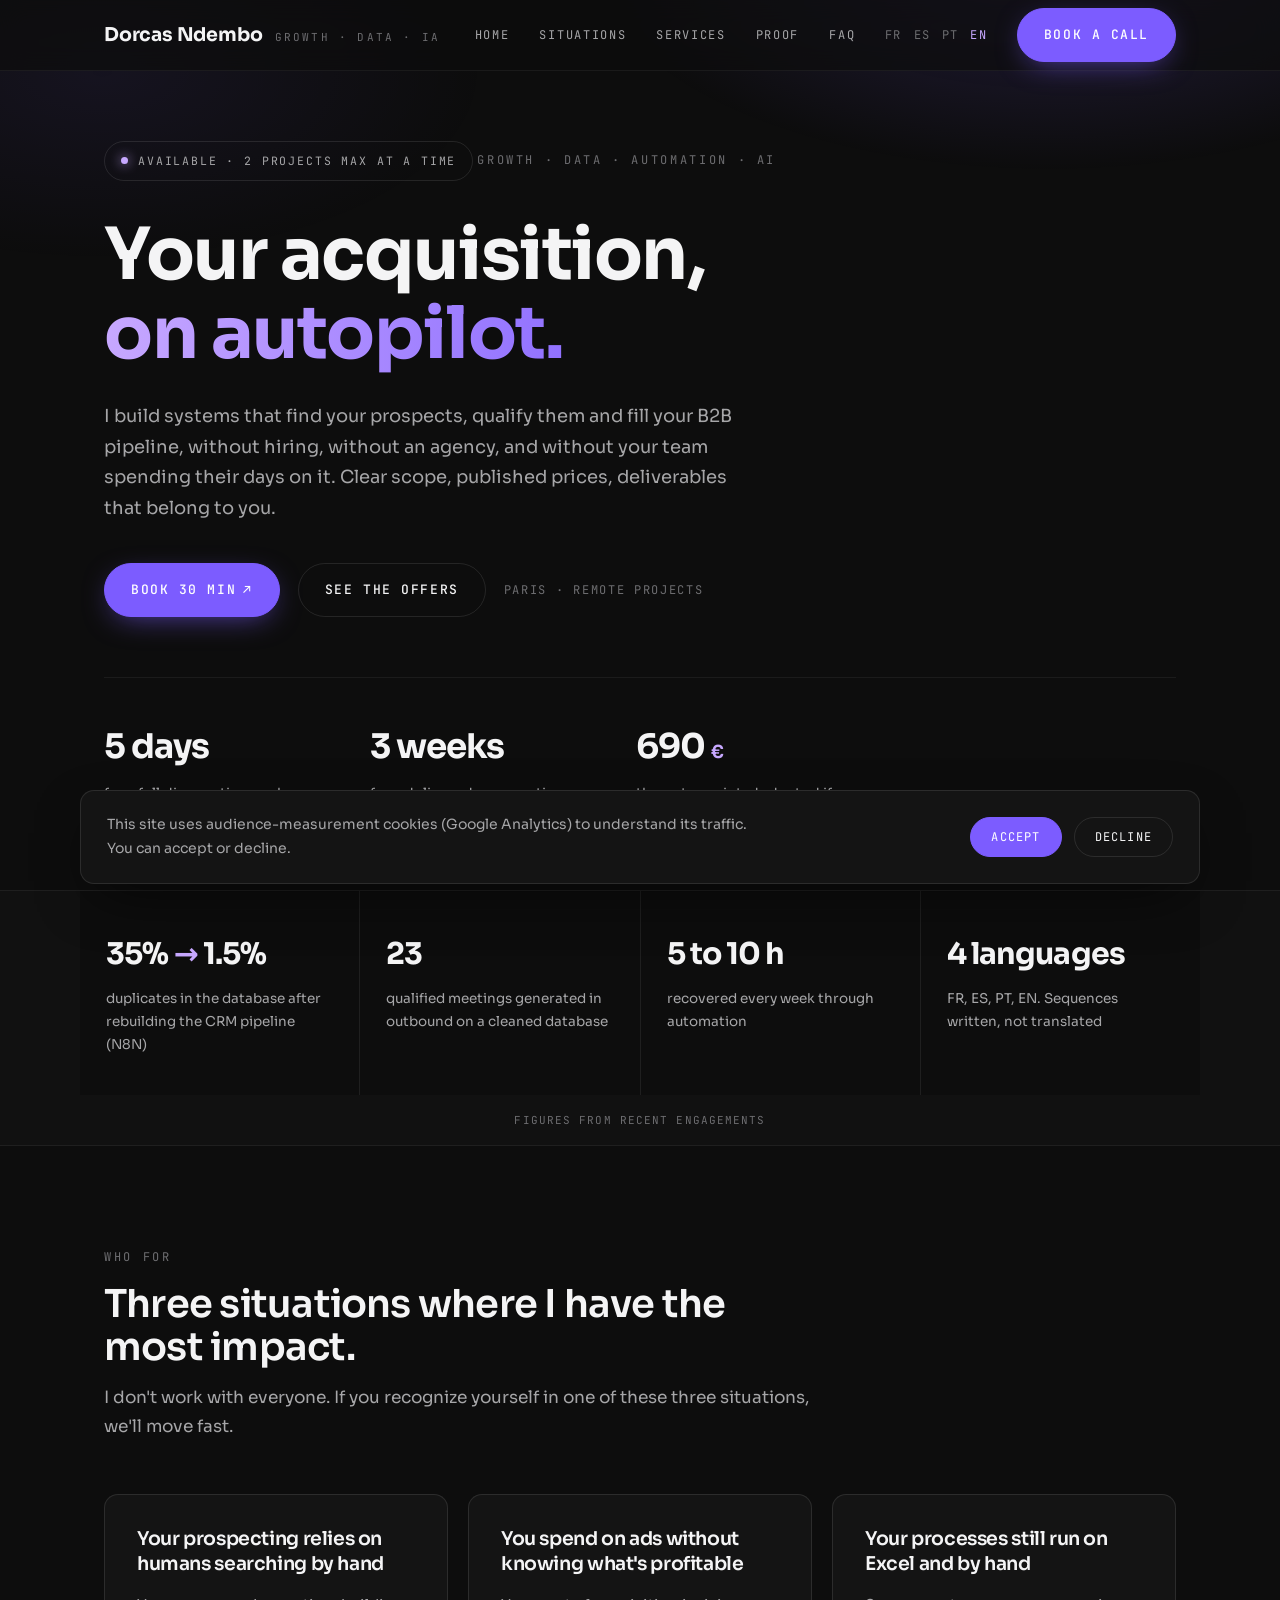
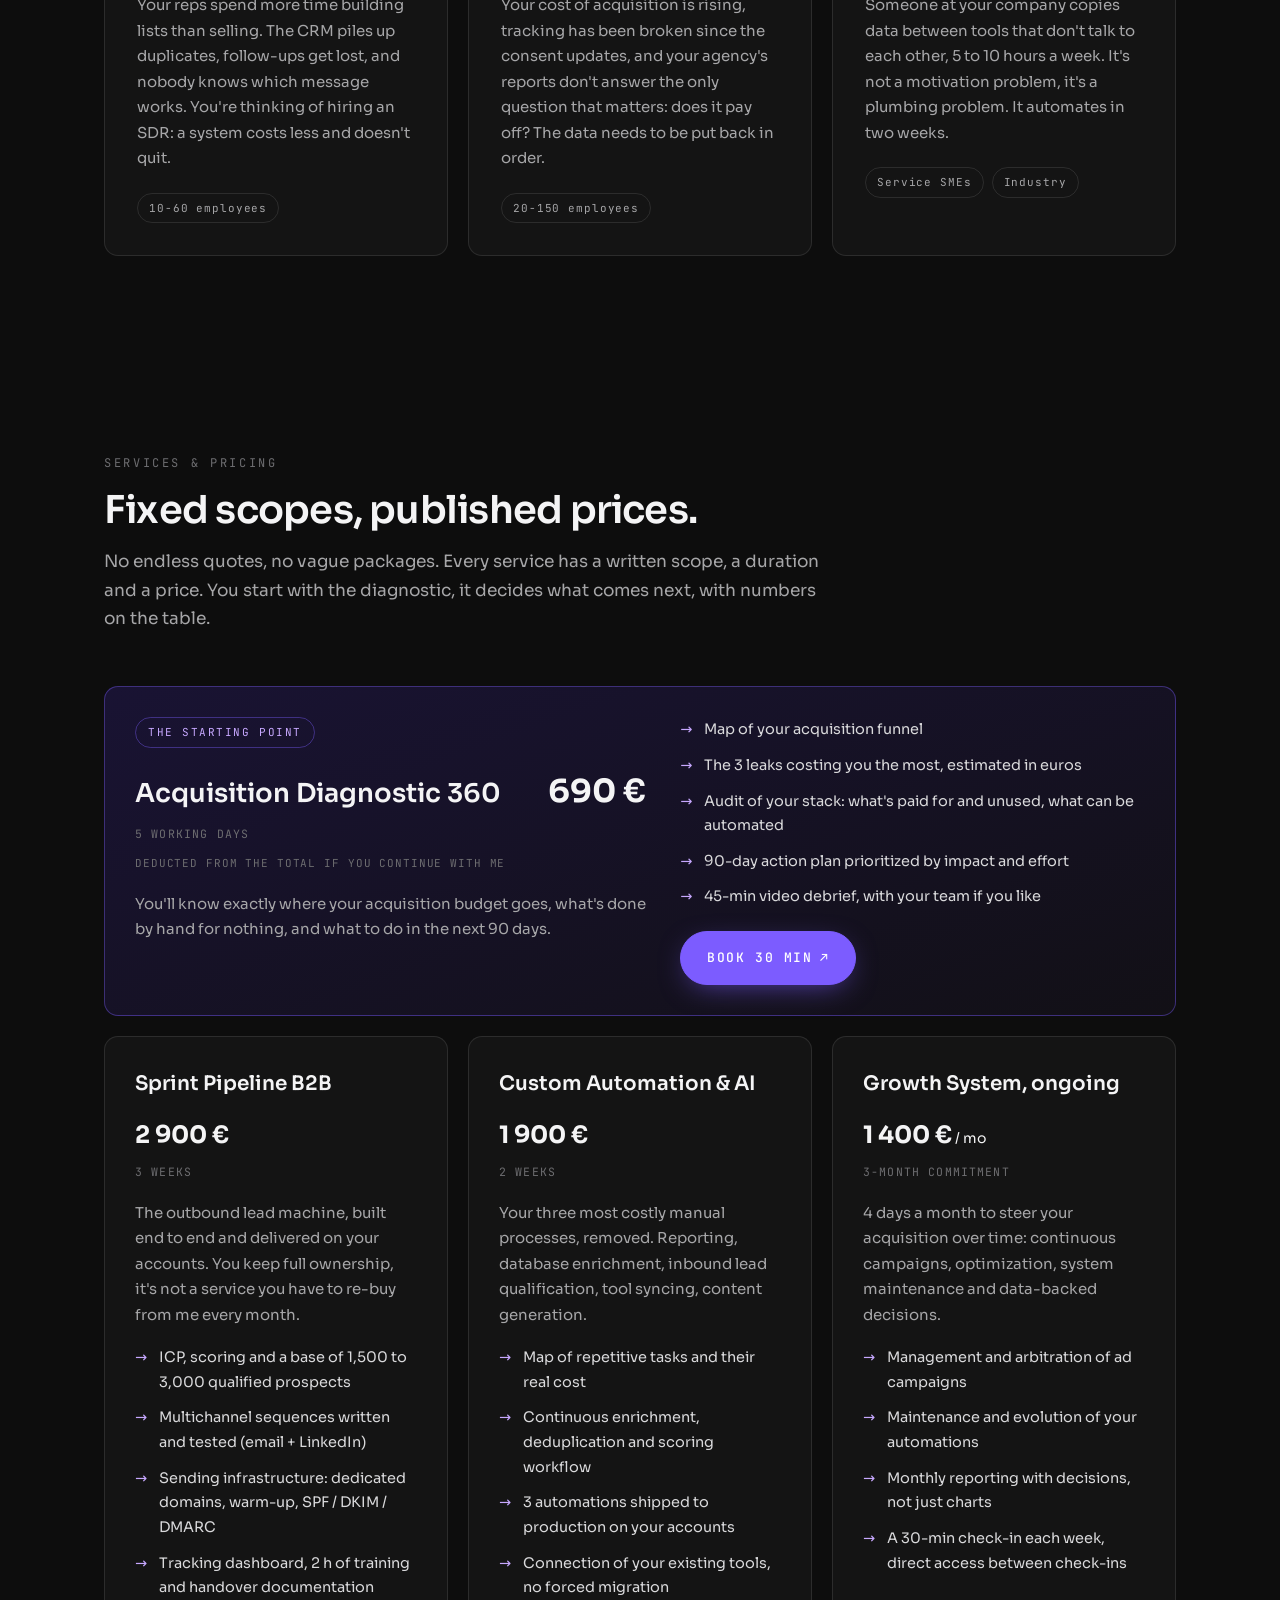
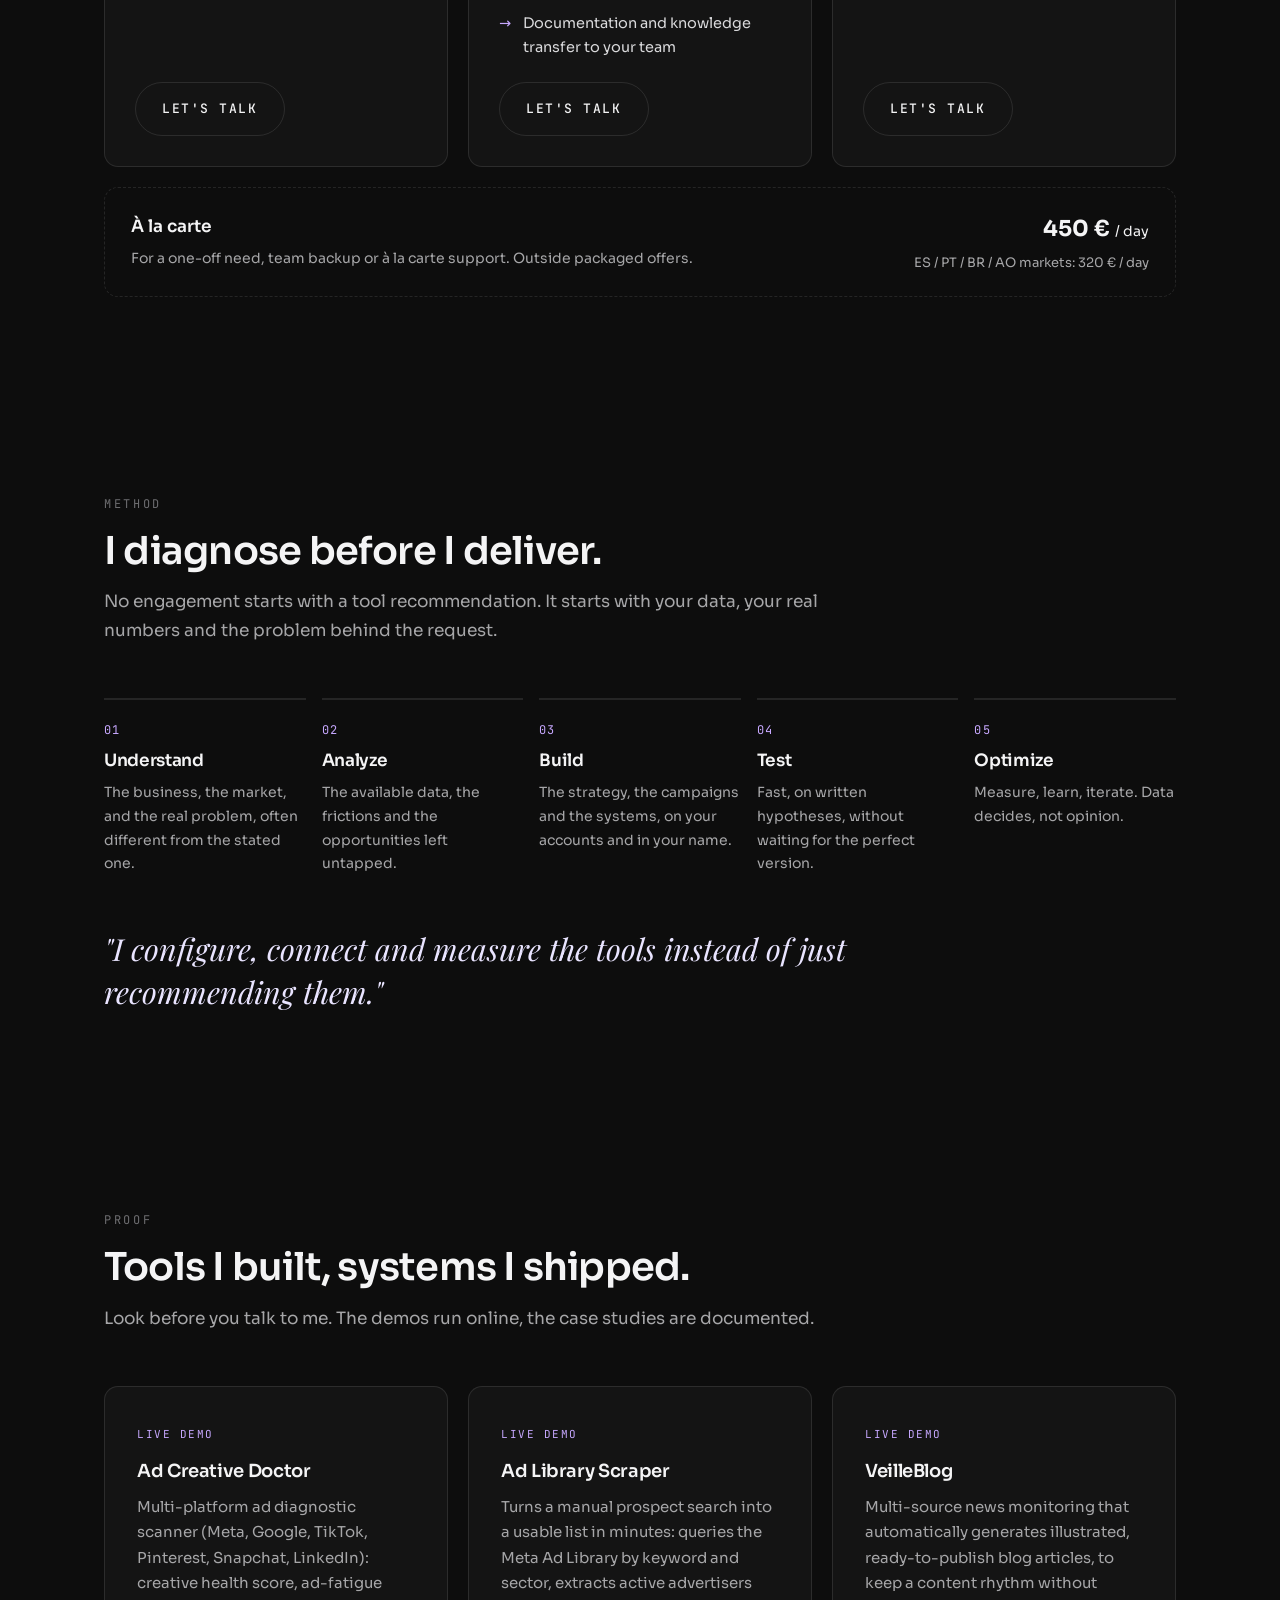
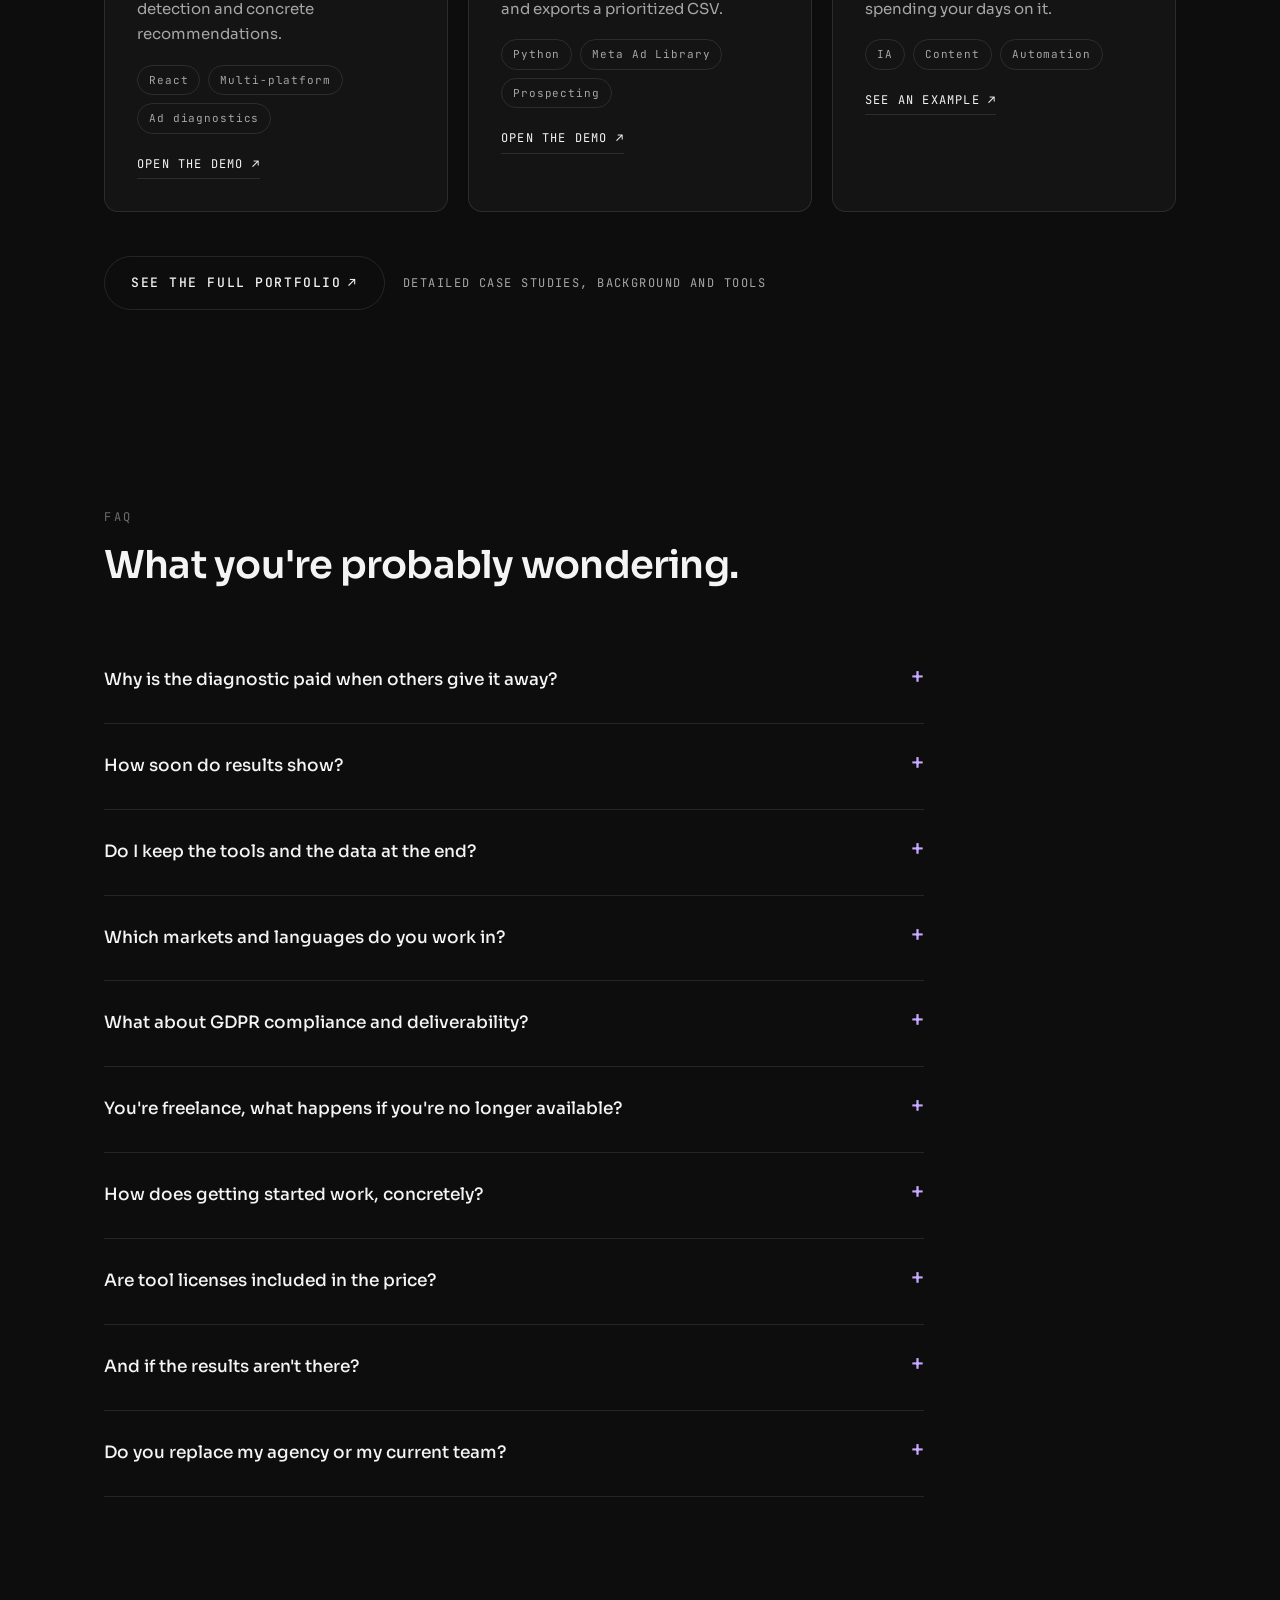
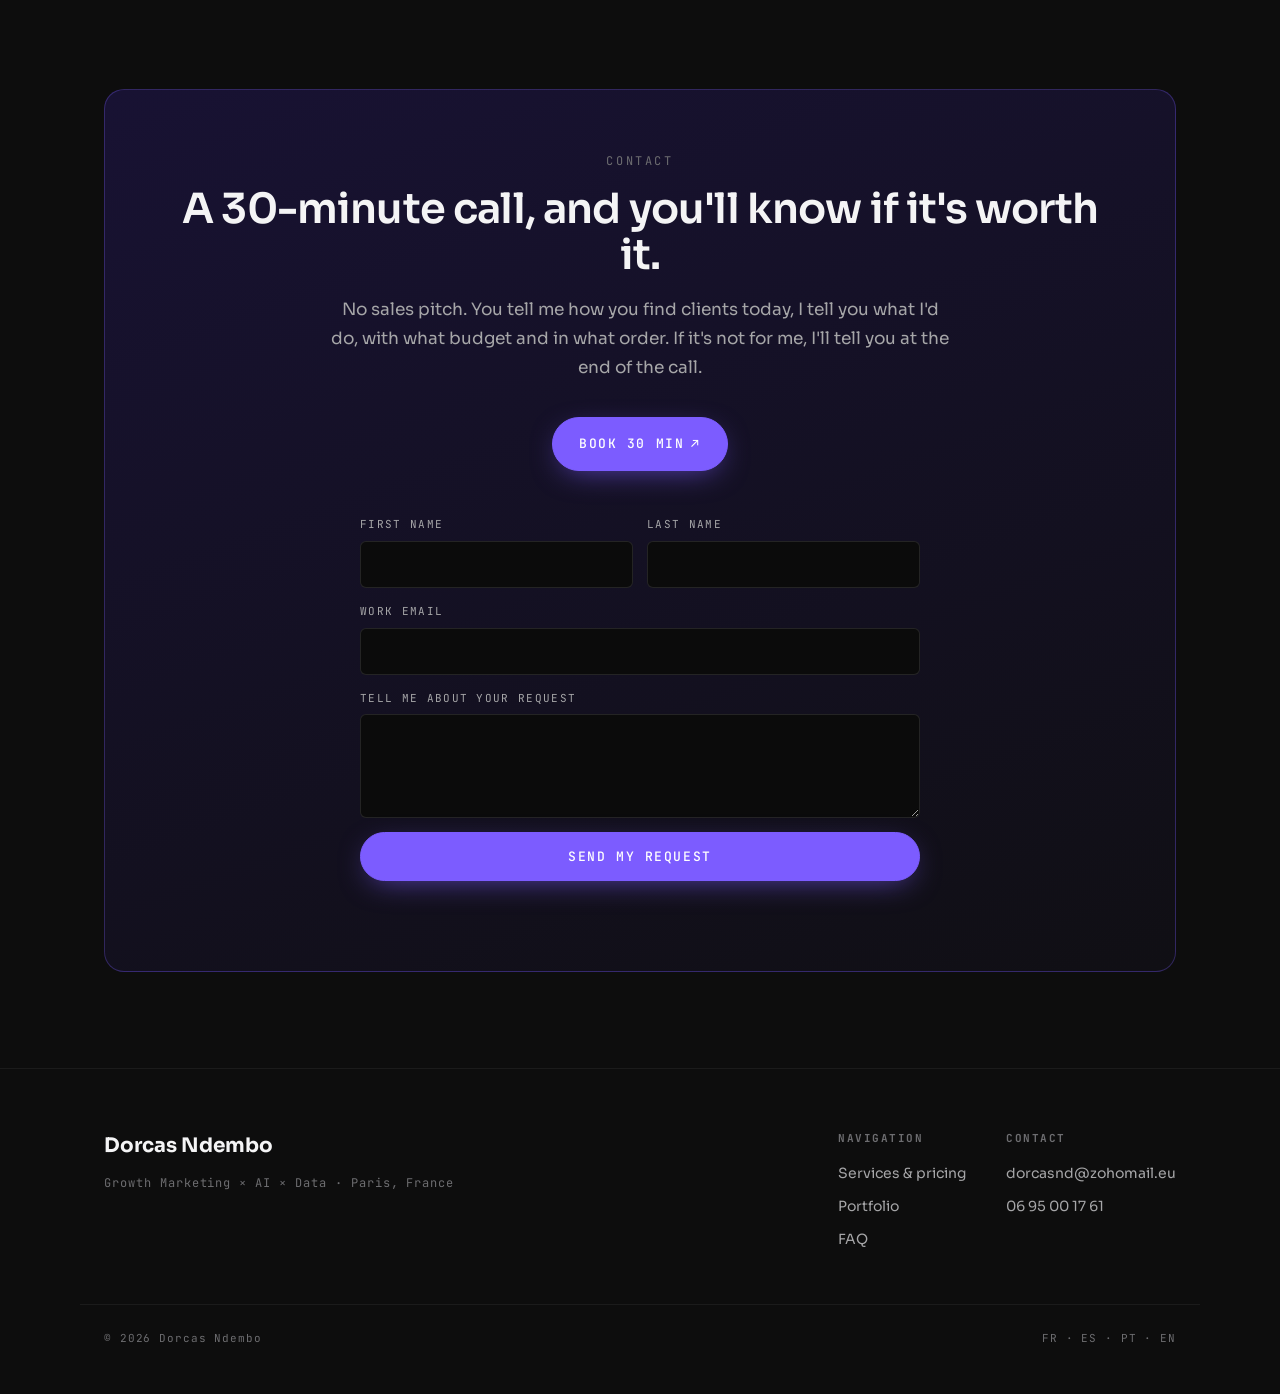
<file: prospection.html>
<!DOCTYPE html>
<html lang="fr">
<head>
<meta charset="utf-8">
<meta name="viewport" content="width=device-width, initial-scale=1">
<title>Dorcas Ndembo · Offres & tarifs · Growth, Data & Automatisation</title>
<meta name="description" content="Systèmes d'acquisition B2B pour PME : prospection automatisée, tracking fiable, automatisations IA. Périmètres et prix affichés, à partir de 690 €.">
<meta property="og:type" content="website">
<meta property="og:title" content="Dorcas Ndembo · Systèmes d'acquisition B2B">
<meta property="og:description" content="Prospection automatisée, tracking fiable, automatisations IA pour PME. Périmètres et prix affichés, à partir de 690 €.">
<meta property="og:url" content="https://dorcas-n.github.io/dorcas-ndembo.portfolio/prospection.html">
<meta property="og:image" content="https://dorcas-n.github.io/dorcas-ndembo.portfolio/og.png">
<meta name="twitter:card" content="summary_large_image">

<script>
window.dataLayer = window.dataLayer || [];
function gtag(){dataLayer.push(arguments);}
gtag('consent','default',{ad_storage:'denied',ad_user_data:'denied',ad_personalization:'denied',analytics_storage:'denied',wait_for_update:500});
</script>
<script>(function(w,d,s,l,i){w[l]=w[l]||[];w[l].push({'gtm.start':new Date().getTime(),event:'gtm.js'});var f=d.getElementsByTagName(s)[0],j=d.createElement(s),dl=l!='dataLayer'?'&l='+l:'';j.async=true;j.src='https://www.googletagmanager.com/gtm.js?id='+i+dl;f.parentNode.insertBefore(j,f);})(window,document,'script','dataLayer','GTM-P8FS7QF9');</script>
<script async src="https://www.googletagmanager.com/gtag/js?id=G-RVN6V69PQN"></script>
<script>gtag('js', new Date());gtag('config','G-RVN6V69PQN');</script>

<link rel="preconnect" href="https://fonts.googleapis.com">
<link rel="preconnect" href="https://fonts.gstatic.com" crossorigin>
<link href="https://fonts.googleapis.com/css2?family=Sora:wght@300;400;500;600;700&family=JetBrains+Mono:wght@400;500&family=Playfair+Display:ital,wght@0,500;1,500&display=swap" rel="stylesheet">

<style>
:root{
  --bg:#0d0d0d; --bg-soft:#111; --card:#141414; --card-2:#171717; --card-hover:#1b1b1b;
  --line:rgba(255,255,255,.10); --line-soft:rgba(255,255,255,.06);
  --text:#f4f4f5; --muted:#a6a6a8; --muted-dim:#6d6d70;
  --violet:#7c5cff; --violet-2:#9b7bff; --violet-light:#c7a8ff;
  --grad:linear-gradient(92deg,#c7a8ff 0%,#7c5cff 60%,#6a49ff 100%);
  --r:6px; --r-lg:14px; --maxw:1120px;
  --font-body:'Sora',ui-sans-serif,system-ui,sans-serif;
  --font-mono:'JetBrains Mono',ui-monospace,monospace;
  --font-display:'Playfair Display',Georgia,serif;
}
*{box-sizing:border-box}
html{scroll-behavior:smooth}
body{margin:0; background:var(--bg); color:var(--text); font-family:var(--font-body); font-size:16px; line-height:1.7; -webkit-font-smoothing:antialiased; overflow-x:hidden}
body::before{content:""; position:fixed; inset:0; z-index:0; pointer-events:none;
  background:radial-gradient(60% 40% at 82% -5%, rgba(124,92,255,.20), transparent 60%), radial-gradient(50% 35% at 8% 8%, rgba(124,92,255,.08), transparent 60%);}
a{color:inherit; text-decoration:none}
img{max-width:100%}
h1,h2,h3,h4{margin:0; font-weight:600; letter-spacing:-.02em; line-height:1.1}
p{margin:0}
.container{max-width:var(--maxw); margin:0 auto; padding:0 24px; position:relative; z-index:1}
.eyebrow{font-family:var(--font-mono); font-size:12px; letter-spacing:.22em; text-transform:uppercase; color:var(--muted-dim); display:inline-block}
.grad{background:var(--grad); -webkit-background-clip:text; background-clip:text; color:transparent}
.muted{color:var(--muted)}
.btn{display:inline-flex; align-items:center; gap:.55em; font-family:var(--font-mono); font-size:13px; letter-spacing:.12em; text-transform:uppercase; font-weight:500; padding:15px 26px; border-radius:999px; border:1px solid var(--line); cursor:pointer; transition:.22s ease; white-space:nowrap}
.btn-primary{background:var(--violet); border-color:var(--violet); color:#fff; box-shadow:0 8px 30px -10px rgba(124,92,255,.7)}
.btn-primary:hover{background:var(--violet-2); transform:translateY(-2px); box-shadow:0 14px 40px -12px rgba(124,92,255,.85)}
.btn-ghost{background:transparent; color:var(--text)}
.btn-ghost:hover{border-color:rgba(255,255,255,.4); background:rgba(255,255,255,.04)}
.btn .arw{transition:transform .22s ease}
.btn:hover .arw{transform:translate(2px,-2px)}
header.nav{position:sticky; top:0; z-index:50; backdrop-filter:blur(12px); background:rgba(13,13,13,.72); border-bottom:1px solid var(--line-soft)}
.nav-in{display:flex; align-items:center; justify-content:space-between; height:70px}
.brand{display:flex; align-items:baseline; gap:12px}
.brand b{font-weight:700; font-size:19px; letter-spacing:-.01em}
.brand span{font-family:var(--font-mono); font-size:11px; letter-spacing:.2em; color:var(--muted-dim)}
.nav-links{display:flex; align-items:center; gap:30px}
.nav-links a.link{font-family:var(--font-mono); font-size:12px; letter-spacing:.14em; text-transform:uppercase; color:var(--muted); transition:.2s}
.nav-links a.link:hover{color:var(--text)}
.langs{display:flex; gap:12px; font-family:var(--font-mono); font-size:12px; letter-spacing:.1em}
.langs a{color:var(--muted-dim); cursor:pointer; transition:.2s}
.langs a:hover{color:var(--muted)}
.langs a.on{color:var(--violet-light)}
.burger{display:none; background:none; border:0; color:#fff; font-size:24px; cursor:pointer}
.mobile-menu{display:none}
section{padding:96px 0; position:relative; z-index:1}
.sec-head{max-width:720px; margin-bottom:52px}
.sec-head h2{font-size:clamp(1.7rem,3.3vw,2.4rem); margin:14px 0 0}
.sec-head p{color:var(--muted); margin-top:16px; font-size:17px}
.hero{padding:70px 0 60px}
.pill{display:inline-flex; align-items:center; gap:10px; font-family:var(--font-mono); font-size:11.5px; letter-spacing:.16em; text-transform:uppercase; color:var(--muted); border:1px solid var(--line); border-radius:999px; padding:9px 16px; margin-bottom:34px}
.pill i{width:7px; height:7px; border-radius:50%; background:var(--violet-light); box-shadow:0 0 12px var(--violet-light)}
.hero h1{font-size:clamp(2.5rem,6.4vw,4.5rem); font-weight:700}
.hero h1 .l2{display:block}
.hero-sub{max-width:640px; color:var(--muted); font-size:18px; margin:28px 0 40px}
.hero-cta{display:flex; align-items:center; gap:18px; flex-wrap:wrap}
.hero-cta .meta{font-family:var(--font-mono); font-size:12px; letter-spacing:.14em; text-transform:uppercase; color:var(--muted-dim)}
.hero-stats{display:flex; gap:56px; flex-wrap:wrap; margin-top:60px; padding-top:40px; border-top:1px solid var(--line-soft)}
.hero-stats .n{font-size:34px; font-weight:700; letter-spacing:-.03em}
.hero-stats .n small{font-size:18px; color:var(--violet-light)}
.hero-stats .c{color:var(--muted); font-size:14px; margin-top:6px; max-width:210px}
.results{border-top:1px solid var(--line-soft); border-bottom:1px solid var(--line-soft); background:var(--bg-soft)}
.results .grid{display:grid; grid-template-columns:repeat(4,1fr); gap:1px; background:var(--line-soft)}
.results .cell{background:var(--bg); padding:38px 26px}
.results .n{font-size:30px; font-weight:700; letter-spacing:-.03em}
.results .n .to{color:var(--violet-light)}
.results .c{color:var(--muted); font-size:13.5px; margin-top:8px}
.results .foot{padding:16px 26px; font-family:var(--font-mono); font-size:11px; letter-spacing:.1em; text-transform:uppercase; color:var(--muted-dim); text-align:center}
.grid-3{display:grid; grid-template-columns:repeat(3,1fr); gap:20px}
.card{background:var(--card); border:1px solid var(--line); border-radius:var(--r-lg); padding:32px; transition:.24s ease}
.card:hover{background:var(--card-hover); border-color:rgba(255,255,255,.18); transform:translateY(-3px)}
.card h3{font-size:20px; margin:0 0 12px}
.card p{color:var(--muted); font-size:15px}
.tags{display:flex; flex-wrap:wrap; gap:8px; margin-top:18px}
.tag{font-family:var(--font-mono); font-size:11px; letter-spacing:.08em; color:var(--muted); border:1px solid var(--line); border-radius:999px; padding:5px 11px}
.pain h3{font-size:19px; line-height:1.35; margin-bottom:14px}
.pain .sz{margin-top:22px}
.offers-grid{display:grid; grid-template-columns:repeat(3,1fr); gap:20px}
.offer{background:var(--card); border:1px solid var(--line); border-radius:var(--r-lg); padding:30px; display:flex; flex-direction:column; transition:.24s}
.offer:hover{border-color:rgba(255,255,255,.2); transform:translateY(-3px)}
.offer.feat{grid-column:1 / -1; background:linear-gradient(160deg,#191333,#121016); border-color:rgba(124,92,255,.4); display:grid; grid-template-columns:1.1fr 1fr; gap:34px}
.offer .top{display:flex; align-items:baseline; justify-content:space-between; gap:14px; flex-wrap:wrap}
.offer .oname{font-size:20px; font-weight:600}
.offer.feat .oname{font-size:26px}
.offer .price{font-size:24px; font-weight:700; white-space:nowrap}
.offer.feat .price{font-size:32px}
.offer .dur{font-family:var(--font-mono); font-size:11.5px; letter-spacing:.1em; text-transform:uppercase; color:var(--muted-dim); margin-top:6px}
.offer .pitch{color:var(--muted); font-size:15px; margin:18px 0}
.offer ul{list-style:none; margin:0 0 22px; padding:0; display:flex; flex-direction:column; gap:11px}
.offer li{position:relative; padding-left:24px; font-size:14.5px; color:#d9d9db}
.offer li::before{content:"→"; position:absolute; left:0; color:var(--violet-light)}
.offer .cta-row{margin-top:auto}
.badge-feat{display:inline-block; font-family:var(--font-mono); font-size:11px; letter-spacing:.14em; text-transform:uppercase; color:var(--violet-light); border:1px solid rgba(124,92,255,.4); border-radius:999px; padding:5px 12px; margin-bottom:16px}
.deduct{font-family:var(--font-mono); font-size:11px; letter-spacing:.08em; text-transform:uppercase; color:var(--muted-dim); margin-top:10px}
.alacarte{margin-top:20px; border:1px dashed var(--line); border-radius:var(--r-lg); padding:22px 26px; display:flex; justify-content:space-between; align-items:center; gap:20px; flex-wrap:wrap}
.alacarte .ac-price{font-size:22px; font-weight:700}
.method-grid{display:grid; grid-template-columns:repeat(5,1fr); gap:16px}
.step{border-top:2px solid var(--line); padding-top:20px}
.step .snum{font-family:var(--font-mono); font-size:12px; color:var(--violet-light); letter-spacing:.1em}
.step h4{font-size:17px; margin:12px 0 10px}
.step p{color:var(--muted); font-size:14px}
.quote{margin-top:52px; font-family:var(--font-display); font-style:italic; font-size:clamp(1.3rem,2.6vw,1.9rem); line-height:1.4; color:#e9e4ff; max-width:820px}
.proof .kind{font-family:var(--font-mono); font-size:11px; letter-spacing:.14em; text-transform:uppercase; color:var(--violet-light)}
.proof .card h3{font-size:18px; margin:16px 0 12px}
.proof .link{margin-top:20px; font-family:var(--font-mono); font-size:12px; letter-spacing:.1em; text-transform:uppercase; color:var(--text); display:inline-flex; gap:7px; border-bottom:1px solid var(--line); padding-bottom:4px}
.proof .link:hover{color:var(--violet-light); border-color:var(--violet-light)}
.faq-list{max-width:820px}
.faq-item{border-bottom:1px solid var(--line); padding:6px 0}
.faq-item summary{list-style:none; cursor:pointer; padding:22px 0; display:flex; justify-content:space-between; gap:20px; font-size:17px; font-weight:500}
.faq-item summary::-webkit-details-marker{display:none}
.faq-item summary .pm{color:var(--violet-light); font-size:22px; transition:.2s; line-height:1}
.faq-item[open] summary .pm{transform:rotate(45deg)}
.faq-item .ans{color:var(--muted); font-size:15px; padding:0 0 24px; max-width:720px}
.cta-band{background:linear-gradient(160deg,#181233,#100f14); border:1px solid rgba(124,92,255,.3); border-radius:20px; padding:56px; text-align:center}
.cta-band h2{font-size:clamp(1.8rem,3.6vw,2.6rem)}
.cta-band p{color:var(--muted); max-width:620px; margin:18px auto 34px; font-size:17px}
.form-wrap{max-width:560px; margin:44px auto 0; text-align:left}
.form-grid{display:grid; grid-template-columns:1fr 1fr; gap:14px}
.field{display:flex; flex-direction:column; gap:7px; margin-bottom:14px}
.field.full{grid-column:1 / -1}
.field label{font-family:var(--font-mono); font-size:11px; letter-spacing:.12em; text-transform:uppercase; color:var(--muted)}
.field input,.field textarea{background:#0b0b0b; border:1px solid var(--line); border-radius:var(--r); color:var(--text); padding:13px 15px; font-family:var(--font-body); font-size:15px; resize:vertical}
.field input:focus,.field textarea:focus{outline:none; border-color:var(--violet)}
.form-msg{margin-top:14px; font-size:14px; min-height:20px}
.form-msg.ok{color:#8ee6a8}
.form-msg.err{color:#ff9a9a}
footer{border-top:1px solid var(--line-soft); padding:60px 0 46px}
.foot-in{display:flex; justify-content:space-between; gap:40px; flex-wrap:wrap}
.foot-brand b{font-size:20px; font-weight:700}
.foot-brand p{color:var(--muted-dim); font-family:var(--font-mono); font-size:12px; letter-spacing:.08em; margin-top:10px}
.foot-links{display:flex; gap:40px; flex-wrap:wrap}
.foot-col h5{font-family:var(--font-mono); font-size:11px; letter-spacing:.14em; text-transform:uppercase; color:var(--muted-dim); margin:0 0 14px}
.foot-col a{display:block; color:var(--muted); font-size:14px; margin-bottom:9px}
.foot-col a:hover{color:var(--text)}
.foot-bottom{margin-top:44px; padding-top:24px; border-top:1px solid var(--line-soft); font-family:var(--font-mono); font-size:11px; letter-spacing:.08em; color:var(--muted-dim); display:flex; justify-content:space-between; gap:16px; flex-wrap:wrap}
#cookie{position:fixed; left:16px; right:16px; bottom:16px; z-index:80; max-width:var(--maxw); margin:0 auto; background:#141414; border:1px solid var(--line); border-radius:var(--r-lg); padding:22px 26px; display:none; box-shadow:0 20px 60px -20px rgba(0,0,0,.8)}
#cookie.show{display:flex; align-items:center; gap:22px; flex-wrap:wrap; justify-content:space-between}
#cookie p{font-size:14px; color:var(--muted); max-width:640px}
#cookie .ck-btns{display:flex; gap:12px}
#cookie button{font-family:var(--font-mono); font-size:12px; letter-spacing:.1em; text-transform:uppercase; padding:11px 20px; border-radius:999px; cursor:pointer; border:1px solid var(--line)}
#cookie .acc{background:var(--violet); border-color:var(--violet); color:#fff}
#cookie .ref{background:transparent; color:var(--text)}
@media(max-width:900px){
  .nav-links{display:none}
  .burger{display:block}
  .mobile-menu.show{display:block; padding:20px 0 10px; border-top:1px solid var(--line-soft)}
  .mobile-menu a{display:block; padding:12px 0; font-family:var(--font-mono); font-size:13px; letter-spacing:.12em; text-transform:uppercase; color:var(--muted)}
  .mobile-menu .langs{padding:14px 0}
  .results .grid{grid-template-columns:repeat(2,1fr)}
  .grid-3,.offers-grid,.method-grid{grid-template-columns:1fr}
  .offer.feat{grid-template-columns:1fr; gap:24px}
  .hero-stats{gap:32px}
  .cta-band{padding:36px 22px}
  section{padding:70px 0}
  .form-grid{grid-template-columns:1fr}
}
</style>
</head>
<body>
<noscript><iframe src="https://www.googletagmanager.com/ns.html?id=GTM-P8FS7QF9" height="0" width="0" style="display:none;visibility:hidden"></iframe></noscript>

<header class="nav">
  <div class="container nav-in">
    <a class="brand" href="#top"><b>Dorcas Ndembo</b><span>GROWTH · DATA · IA</span></a>
    <nav class="nav-links">
      <a class="link" href="index.html" data-i18n="nav_accueil">Accueil</a>
      <a class="link" href="#situations" data-i18n="nav_situations">Situations</a>
      <a class="link" href="#offres" data-i18n="nav_offres">Offres</a>
      <a class="link" href="#preuves" data-i18n="nav_preuves">Preuves</a>
      <a class="link" href="#faq" data-i18n="nav_faq">FAQ</a>
      <div class="langs"><a data-lang="fr" class="on">FR</a><a data-lang="es">ES</a><a data-lang="pt">PT</a><a data-lang="en">EN</a></div>
      <a class="btn btn-primary" href="https://calendar.zoho.eu/zc/view/slot-booking/zz0801123070e1642aba394056057e59c41e5646b5fc" target="_blank" rel="noopener" data-i18n="nav_cta">Réserver un appel</a>
    </nav>
    <button class="burger" aria-label="Menu" onclick="document.getElementById('mm').classList.toggle('show')">☰</button>
  </div>
  <div class="container mobile-menu" id="mm">
    <a href="index.html" data-i18n="nav_accueil">Accueil</a>
    <a href="#situations" data-i18n="nav_situations">Situations</a>
    <a href="#offres" data-i18n="nav_offres">Offres</a>
    <a href="#preuves" data-i18n="nav_preuves">Preuves</a>
    <a href="#faq" data-i18n="nav_faq">FAQ</a>
    <div class="langs"><a data-lang="fr" class="on">FR</a><a data-lang="es">ES</a><a data-lang="pt">PT</a><a data-lang="en">EN</a></div>
    <a href="https://calendar.zoho.eu/zc/view/slot-booking/zz0801123070e1642aba394056057e59c41e5646b5fc" target="_blank" rel="noopener" data-i18n="nav_cta">Réserver un appel</a>
  </div>
</header>

<a id="top"></a>
<section class="hero">
  <div class="container">
    <span class="pill"><i></i><span data-i18n="hero_pill">Disponible · 2 missions maximum en parallèle</span></span>
    <div class="eyebrow" style="margin-bottom:20px" data-i18n="hero_eyebrow">Growth · Data · Automatisation · IA</div>
    <h1 data-i18n="hero_h1">Votre acquisition,<span class="l2 grad">en pilote automatique.</span></h1>
    <p class="hero-sub" data-i18n="hero_sub">Je construis des systèmes qui trouvent vos prospects, les qualifient et remplissent votre pipeline B2B, sans recruter, sans agence, et sans que vos équipes y passent leurs journées. Périmètre clair, prix affichés, livrables qui vous appartiennent.</p>
    <div class="hero-cta">
      <a class="btn btn-primary" href="https://calendar.zoho.eu/zc/view/slot-booking/zz0801123070e1642aba394056057e59c41e5646b5fc" target="_blank" rel="noopener" data-i18n="book30">Réserver 30 min <span class="arw">↗</span></a>
      <a class="btn btn-ghost" href="#offres" data-i18n="see_offers">Voir les offres</a>
      <span class="meta" data-i18n="hero_meta">Paris · missions à distance</span>
    </div>
    <div class="hero-stats">
      <div><div class="n" data-i18n="st1n">5 jours</div><div class="c" data-i18n="st1c">pour un diagnostic complet, chiffres en main</div></div>
      <div><div class="n" data-i18n="st2n">3 semaines</div><div class="c" data-i18n="st2c">pour un système de prospection livré</div></div>
      <div><div class="n" data-i18n="st3n">690 <small>€</small></div><div class="c" data-i18n="st3c">le point d'entrée, déduit si vous continuez</div></div>
    </div>
  </div>
</section>

<section class="results" style="padding:0">
  <div class="container" style="padding:0 24px">
    <div class="grid" style="margin:0 -24px">
      <div class="cell"><div class="n" data-i18n="rs1n">35 % <span class="to">→</span> 1,5 %</div><div class="c" data-i18n="rs1c">de doublons dans la base après refonte du pipeline CRM (N8N)</div></div>
      <div class="cell"><div class="n">23</div><div class="c" data-i18n="rs2c">rendez-vous qualifiés générés en outbound sur une base nettoyée</div></div>
      <div class="cell"><div class="n" data-i18n="rs3n">5 à 10 h</div><div class="c" data-i18n="rs3c">récupérées chaque semaine grâce à l'automatisation</div></div>
      <div class="cell"><div class="n" data-i18n="rs4n">4 langues</div><div class="c" data-i18n="rs4c">FR, ES, PT, EN. Séquences rédigées, pas traduites</div></div>
    </div>
    <div class="foot" data-i18n="rs_foot">Chiffres issus de missions récentes</div>
  </div>
</section>

<section id="situations">
  <div class="container">
    <div class="sec-head">
      <span class="eyebrow" data-i18n="si_eyebrow">Pour qui</span>
      <h2 data-i18n="si_h2">Trois situations où j'ai le plus d'impact.</h2>
      <p data-i18n="si_intro">Je ne travaille pas avec tout le monde. Si vous vous reconnaissez dans l'une de ces trois situations, on ira vite.</p>
    </div>
    <div class="grid-3">
      <div class="card pain">
        <h3 data-i18n="p1t">Votre prospection repose sur des humains qui cherchent à la main</h3>
        <p data-i18n="p1b">Vos commerciaux passent plus de temps à constituer des listes qu'à vendre. Le CRM accumule les doublons, les relances se perdent, et personne ne sait quel message fonctionne. Vous envisagez de recruter un SDR : un système coûte moins cher et ne démissionne pas.</p>
        <div class="tags sz"><span class="tag" data-i18n="p1tag">10-60 salariés</span></div>
      </div>
      <div class="card pain">
        <h3 data-i18n="p2t">Vous dépensez en publicité sans savoir ce qui est rentable</h3>
        <p data-i18n="p2b">Le coût d'acquisition monte, le tracking est cassé depuis les mises à jour de consentement, et les rapports de votre agence ne répondent pas à la seule question qui compte : est-ce que ça rapporte ? Il faut remettre la donnée d'aplomb.</p>
        <div class="tags sz"><span class="tag" data-i18n="p2tag">20-150 salariés</span></div>
      </div>
      <div class="card pain">
        <h3 data-i18n="p3t">Vos process tournent encore sous Excel et à la main</h3>
        <p data-i18n="p3b">Quelqu'un chez vous recopie des données entre des outils qui ne se parlent pas, 5 à 10 heures par semaine. Ce n'est pas un problème de motivation, c'est un problème de plomberie. Ça s'automatise en deux semaines.</p>
        <div class="tags sz"><span class="tag" data-i18n="p3tag1">PME de services</span><span class="tag" data-i18n="p3tag2">Industrie</span></div>
      </div>
    </div>
  </div>
</section>

<section id="offres">
  <div class="container">
    <div class="sec-head">
      <span class="eyebrow" data-i18n="of_eyebrow">Offres & tarifs</span>
      <h2 data-i18n="of_h2">Des périmètres fermés, des prix affichés.</h2>
      <p data-i18n="of_intro">Pas de devis à rallonge ni de forfait flou. Chaque offre a un périmètre écrit, une durée et un prix. Vous commencez par le diagnostic, c'est lui qui décide de la suite, chiffres en main.</p>
    </div>
    <div class="offers-grid">
      <div class="offer feat">
        <div>
          <span class="badge-feat" data-i18n="badge_feat">Le point de départ</span>
          <div class="top"><div class="oname" data-i18n="o1n">Diagnostic Acquisition 360</div><div class="price">690 €</div></div>
          <div class="dur" data-i18n="o1dur">5 jours ouvrés</div>
          <div class="deduct" data-i18n="o1deduct">Déduit du montant si vous me confiez la suite</div>
          <p class="pitch" data-i18n="o1pitch">Vous saurez exactement où part votre budget d'acquisition, ce qui est fait à la main pour rien, et quoi faire dans les 90 prochains jours.</p>
        </div>
        <div>
          <ul>
            <li data-i18n="b1">Cartographie de votre tunnel d'acquisition</li>
            <li data-i18n="b2">Les 3 fuites qui vous coûtent le plus, estimées en euros</li>
            <li data-i18n="b3">Audit de votre stack : ce qui est payé et pas utilisé, ce qui est automatisable</li>
            <li data-i18n="b4">Plan d'action à 90 jours priorisé par impact et par effort</li>
            <li data-i18n="b5">45 min de restitution en visio, avec vos équipes si vous le souhaitez</li>
          </ul>
          <div class="cta-row"><a class="btn btn-primary" href="https://calendar.zoho.eu/zc/view/slot-booking/zz0801123070e1642aba394056057e59c41e5646b5fc" target="_blank" rel="noopener" data-i18n="book30">Réserver 30 min <span class="arw">↗</span></a></div>
        </div>
      </div>

      <div class="offer">
        <div class="top"><div class="oname">Sprint Pipeline B2B</div><div class="price">2 900 €</div></div>
        <div class="dur" data-i18n="o2dur">3 semaines</div>
        <p class="pitch" data-i18n="o2pitch">La machine à leads sortants, construite de A à Z et livrée sur vos comptes. Vous en gardez la propriété complète, ce n'est pas une prestation qu'il faut me racheter tous les mois.</p>
        <ul>
          <li data-i18n="b6">ICP, scoring et base de 1 500 à 3 000 prospects qualifiés</li>
          <li data-i18n="b7">Séquences multicanal rédigées et testées (email + LinkedIn)</li>
          <li data-i18n="b8">Infrastructure d'envoi : domaines dédiés, warm-up, SPF / DKIM / DMARC</li>
          <li data-i18n="b9">Dashboard de suivi, 2 h de formation et documentation de passation</li>
        </ul>
        <div class="cta-row"><a class="btn btn-ghost" href="https://calendar.zoho.eu/zc/view/slot-booking/zz0801123070e1642aba394056057e59c41e5646b5fc" target="_blank" rel="noopener" data-i18n="talk">En parler</a></div>
      </div>

      <div class="offer">
        <div class="top"><div class="oname" data-i18n="o3n">Automatisation & IA sur mesure</div><div class="price">1 900 €</div></div>
        <div class="dur" data-i18n="o3dur">2 semaines</div>
        <p class="pitch" data-i18n="o3pitch">Vos trois processus manuels les plus coûteux, supprimés. Reporting, enrichissement de base, qualification des leads entrants, synchronisation d'outils, génération de contenu.</p>
        <ul>
          <li data-i18n="b10">Cartographie des tâches répétitives et de leur coût réel</li>
          <li data-i18n="b11">Workflow d'enrichissement, dédoublonnage et scoring en continu</li>
          <li data-i18n="b12">3 automatisations livrées en production sur vos comptes</li>
          <li data-i18n="b13">Connexion de vos outils existants, sans migration forcée</li>
          <li data-i18n="b14">Documentation et transfert de compétences à votre équipe</li>
        </ul>
        <div class="cta-row"><a class="btn btn-ghost" href="https://calendar.zoho.eu/zc/view/slot-booking/zz0801123070e1642aba394056057e59c41e5646b5fc" target="_blank" rel="noopener" data-i18n="talk">En parler</a></div>
      </div>

      <div class="offer">
        <div class="top"><div class="oname" data-i18n="o4n">Growth System, accompagnement</div><div class="price" data-i18n="o4price">1 400 €<span style="font-size:14px;font-weight:400"> / mois</span></div></div>
        <div class="dur" data-i18n="o4dur">Engagement 3 mois</div>
        <p class="pitch" data-i18n="o4pitch">4 jours par mois pour piloter votre acquisition dans la durée : campagnes en continu, optimisation, maintenance des systèmes et décisions appuyées sur la donnée.</p>
        <ul>
          <li data-i18n="b15">Pilotage et arbitrage des campagnes de publicité</li>
          <li data-i18n="b16">Maintenance et évolution de vos automatisations</li>
          <li data-i18n="b17">Reporting mensuel avec décisions, pas seulement des courbes</li>
          <li data-i18n="b18">Un point de 30 min par semaine, accès direct entre les points</li>
        </ul>
        <div class="cta-row"><a class="btn btn-ghost" href="https://calendar.zoho.eu/zc/view/slot-booking/zz0801123070e1642aba394056057e59c41e5646b5fc" target="_blank" rel="noopener" data-i18n="talk">En parler</a></div>
      </div>
    </div>

    <div class="alacarte">
      <div>
        <div style="font-weight:600;font-size:17px" data-i18n="ac_t">À la carte</div>
        <p class="muted" style="font-size:14px;margin-top:6px" data-i18n="ac_p">Pour un besoin ponctuel, un renfort d'équipe ou un accompagnement à la carte. Hors offre packagée.</p>
      </div>
      <div style="text-align:right">
        <div class="ac-price" data-i18n="ac_price">450 € <span style="font-size:14px;font-weight:400">/ jour</span></div>
        <p class="muted" style="font-size:13px;margin-top:4px" data-i18n="ac_note">Marchés ES / PT / BR / AO : 320 € / jour</p>
      </div>
    </div>
  </div>
</section>

<section id="methode">
  <div class="container">
    <div class="sec-head">
      <span class="eyebrow" data-i18n="me_eyebrow">Méthode</span>
      <h2 data-i18n="me_h2">Je diagnostique avant de livrer.</h2>
      <p data-i18n="me_intro">Aucune mission ne commence par une recommandation d'outil. Elle commence par vos données, vos vrais chiffres et le problème derrière la demande.</p>
    </div>
    <div class="method-grid">
      <div class="step"><div class="snum">01</div><h4 data-i18n="s1t">Comprendre</h4><p data-i18n="s1b">Le business, le marché, et le problème réel, souvent différent de celui exprimé.</p></div>
      <div class="step"><div class="snum">02</div><h4 data-i18n="s2t">Analyser</h4><p data-i18n="s2b">Les données disponibles, les frictions et les opportunités qui restent inexploitées.</p></div>
      <div class="step"><div class="snum">03</div><h4 data-i18n="s3t">Construire</h4><p data-i18n="s3b">La stratégie, les campagnes et les systèmes, sur vos comptes et à votre nom.</p></div>
      <div class="step"><div class="snum">04</div><h4 data-i18n="s4t">Tester</h4><p data-i18n="s4b">Vite, sur des hypothèses écrites, sans attendre la version parfaite.</p></div>
      <div class="step"><div class="snum">05</div><h4 data-i18n="s5t">Optimiser</h4><p data-i18n="s5b">Mesurer, apprendre, itérer. C'est la donnée qui tranche, pas l'opinion.</p></div>
    </div>
    <p class="quote" data-i18n="me_quote">« Je configure, connecte et mesure les outils au lieu de me contenter de les recommander. »</p>
  </div>
</section>

<section id="preuves">
  <div class="container">
    <div class="sec-head">
      <span class="eyebrow" data-i18n="pr_eyebrow">Preuves</span>
      <h2 data-i18n="pr_h2">Des outils que j'ai construits, des systèmes que j'ai livrés.</h2>
      <p data-i18n="pr_intro">Regardez avant de me parler. Les démos tournent en ligne, les études de cas sont documentées.</p>
    </div>
    <div class="grid-3 proof">
      <div class="card">
        <span class="kind" data-i18n="kd_demo">Démo en ligne</span>
        <h3>Ad Creative Doctor</h3>
        <p data-i18n="r1b">Scanner de diagnostic publicitaire multi-plateforme (Meta, Google, TikTok, Pinterest, Snapchat, LinkedIn) : score de santé des créas, détection de fatigue publicitaire et recommandations concrètes.</p>
        <div class="tags"><span class="tag">React</span><span class="tag" data-i18n="tag_multi">Multi-plateforme</span><span class="tag" data-i18n="tag_diag">Diagnostic ads</span></div>
        <a class="link" href="https://creatives-checker.preview.emergentagent.com/" target="_blank" rel="noopener" data-i18n="ll_demo">Ouvrir la démo ↗</a>
      </div>
      <div class="card">
        <span class="kind" data-i18n="kd_demo">Démo en ligne</span>
        <h3>Ad Library Scraper</h3>
        <p data-i18n="r2b">Transforme une recherche manuelle de prospects en liste exploitable en quelques minutes : interroge la Meta Ad Library par mot-clé et secteur, extrait les annonceurs actifs et exporte un CSV priorisé.</p>
        <div class="tags"><span class="tag">Python</span><span class="tag">Meta Ad Library</span><span class="tag" data-i18n="tag_prosp">Prospection</span></div>
        <a class="link" href="https://xs3aoohigd7j6.kimi.page/" target="_blank" rel="noopener" data-i18n="ll_demo">Ouvrir la démo ↗</a>
      </div>
      <div class="card">
        <span class="kind" data-i18n="kd_demo">Démo en ligne</span>
        <h3>VeilleBlog</h3>
        <p data-i18n="r3b">Veille d'actualité multi-sources qui génère automatiquement des articles de blog illustrés et prêts à publier, pour tenir un rythme de contenu sans y passer ses journées.</p>
        <div class="tags"><span class="tag">IA</span><span class="tag" data-i18n="tag_cont">Contenu</span><span class="tag" data-i18n="tag_auto">Automatisation</span></div>
        <a class="link" href="https://dorcasnd.substack.com/" target="_blank" rel="noopener" data-i18n="ll_ex">Voir un exemple ↗</a>
      </div>
    </div>
    <div style="margin-top:44px;display:flex;align-items:center;gap:18px;flex-wrap:wrap">
      <a class="btn btn-ghost" href="index.html" data-i18n="pf_btn">Voir le portfolio complet <span class="arw">↗</span></a>
      <span class="muted" style="font-family:var(--font-mono);font-size:12px;letter-spacing:.12em;text-transform:uppercase" data-i18n="pf_note">Études de cas détaillées, parcours et outils</span>
    </div>
  </div>
</section>

<section id="faq">
  <div class="container">
    <div class="sec-head">
      <span class="eyebrow" data-i18n="fq_eyebrow">FAQ</span>
      <h2 data-i18n="fq_h2">Ce que vous vous demandez sûrement.</h2>
    </div>
    <div class="faq-list">
      <details class="faq-item"><summary><span data-i18n="q1">Pourquoi le diagnostic est-il payant alors que d'autres l'offrent ?</span><span class="pm">+</span></summary><div class="ans" data-i18n="a1">Parce que ce n'est pas un rendez-vous commercial déguisé, c'est un livrable : cinq jours de travail sur vos données, un plan à 90 jours que vous pouvez exécuter avec ou sans moi. Et si vous me confiez la suite, les 690 € sont déduits de la mission, vous ne payez donc rien de plus.</div></details>
      <details class="faq-item"><summary><span data-i18n="q2">En combien de temps voit-on des résultats ?</span><span class="pm">+</span></summary><div class="ans" data-i18n="a2">Le diagnostic donne des réponses en 5 jours. Un système de prospection est en production en 3 semaines, avec les premiers rendez-vous généralement dans le mois qui suit le lancement (le temps du warm-up des domaines, qui n'est pas compressible). Une automatisation fait gagner du temps dès la semaine 2.</div></details>
      <details class="faq-item"><summary><span data-i18n="q3">Est-ce que je garde les outils et les données à la fin ?</span><span class="pm">+</span></summary><div class="ans" data-i18n="a3">Oui, tout est construit sur vos comptes, à votre nom, et documenté pour que votre équipe reprenne la main. Je ne verrouille rien : c'est votre système, pas un abonnement déguisé.</div></details>
      <details class="faq-item"><summary><span data-i18n="q4">Vous travaillez sur quels marchés et dans quelles langues ?</span><span class="pm">+</span></summary><div class="ans" data-i18n="a4">France, Espagne, Portugal, Brésil et Angola. Je travaille en français, espagnol, portugais et anglais. Les séquences de prospection sont rédigées dans la langue du prospect, pas traduites automatiquement. C'est souvent ce qui fait la différence sur les marchés ibériques et lusophones.</div></details>
      <details class="faq-item"><summary><span data-i18n="q5">Et la conformité RGPD et la délivrabilité ?</span><span class="pm">+</span></summary><div class="ans" data-i18n="a5">Prospection B2B sur base d'intérêt légitime, avec mention d'opposition, désinscription en un clic et registre des demandes. Côté technique : domaines dédiés à la prospection pour ne jamais brûler votre domaine principal, SPF / DKIM / DMARC configurés, warm-up progressif et plafonds d'envoi par boîte.</div></details>
      <details class="faq-item"><summary><span data-i18n="q6">Vous êtes freelance, que se passe-t-il si vous n'êtes plus disponible ?</span><span class="pm">+</span></summary><div class="ans" data-i18n="a6">Chaque livrable est documenté pour être repris sans moi, et je limite volontairement à deux missions en parallèle pour ne jamais livrer à moitié. La documentation de passation fait partie du périmètre, pas d'une option.</div></details>
      <details class="faq-item"><summary><span data-i18n="q7">Comment se passe le démarrage, concrètement ?</span><span class="pm">+</span></summary><div class="ans" data-i18n="a7">Un devis avec le périmètre écrit, 40 % à la commande et le solde à la livraison. Ensuite : accès aux outils, kick-off de 45 min pour valider l'ICP et le discours, et un planning partagé où vous voyez l'avancement. Le premier jour de travail intervient sous une semaine après signature.</div></details>
      <details class="faq-item"><summary><span data-i18n="q8">Les licences d'outils sont-elles incluses dans le prix ?</span><span class="pm">+</span></summary><div class="ans" data-i18n="a8">Non, et c'est volontaire : les abonnements restent à votre nom pour que vous gardiez les comptes. Comptez 150 à 300 € / mois selon le volume (base de prospects, outil d'envoi, enrichissement). Je vous dis exactement quoi prendre, ce qui ne sert à rien, et je travaille en priorité avec les outils que vous avez déjà.</div></details>
      <details class="faq-item"><summary><span data-i18n="q9">Et si les résultats ne sont pas là ?</span><span class="pm">+</span></summary><div class="ans" data-i18n="a9">Je ne promets pas de chiffres que je ne contrôle pas. Chaque mission démarre sur des hypothèses écrites et des KPI définis ensemble ; on les regarde chaque semaine et on corrige le ciblage ou le message. L'accompagnement mensuel s'arrête à la fin des 3 mois, sans reconduction automatique.</div></details>
      <details class="faq-item"><summary><span data-i18n="q10">Vous remplacez mon agence ou mon équipe en place ?</span><span class="pm">+</span></summary><div class="ans" data-i18n="a10">Non. Je remets la donnée et la plomberie d'aplomb pour que votre agence et votre équipe travaillent sur des chiffres fiables. Dans la plupart des missions, je travaille à côté d'une agence média déjà en place, et je vous donne les questions à lui poser.</div></details>
    </div>
  </div>
</section>

<section id="contact">
  <div class="container">
    <div class="cta-band">
      <span class="eyebrow" data-i18n="ct_eyebrow">Contact</span>
      <h2 style="margin-top:14px" data-i18n="cta_h2">Un appel de 30 minutes, et vous saurez si ça vaut le coup.</h2>
      <p data-i18n="cta_p">Pas de présentation commerciale. Vous me racontez comment vous trouvez vos clients aujourd'hui, je vous dis ce que je ferais, avec quel budget et dans quel ordre. Si ce n'est pas pour moi, je vous le dis en fin d'appel.</p>
      <a class="btn btn-primary" href="https://calendar.zoho.eu/zc/view/slot-booking/zz0801123070e1642aba394056057e59c41e5646b5fc" target="_blank" rel="noopener" data-i18n="book30">Réserver 30 min <span class="arw">↗</span></a>
      <div class="form-wrap">
        <form id="leadForm">
          <div class="form-grid">
            <div class="field"><label for="firstname" data-i18n="f_first">Prénom</label><input id="firstname" name="firstname" required></div>
            <div class="field"><label for="lastname" data-i18n="f_last">Nom</label><input id="lastname" name="lastname" required></div>
          </div>
          <div class="field full"><label for="email" data-i18n="f_email">E-mail professionnel</label><input id="email" name="email" type="email" required></div>
          <div class="field full"><label for="message" data-i18n="f_msg">Expliquez votre demande</label><textarea id="message" name="message" rows="4" required></textarea></div>
          <button class="btn btn-primary" type="submit" style="width:100%;justify-content:center" data-i18n="f_submit">Envoyer ma demande</button>
          <div class="form-msg" id="formMsg"></div>
        </form>
      </div>
    </div>
  </div>
</section>

<footer>
  <div class="container foot-in">
    <div class="foot-brand">
      <b>Dorcas Ndembo</b>
      <p data-i18n="fo_tag">Growth Marketing × IA × Data · Paris, France</p>
    </div>
    <div class="foot-links">
      <div class="foot-col"><h5 data-i18n="fo_nav">Navigation</h5><a href="#offres" data-i18n="fo_offres">Offres & tarifs</a><a href="index.html" data-i18n="fo_real">Portfolio</a><a href="#faq" data-i18n="nav_faq">FAQ</a></div>
      <div class="foot-col"><h5 data-i18n="ct_eyebrow">Contact</h5><a href="mailto:dorcasnd@zohomail.eu">dorcasnd@zohomail.eu</a><a href="tel:+33695001761">06 95 00 17 61</a></div>
    </div>
  </div>
  <div class="container foot-bottom">
    <span>© 2026 Dorcas Ndembo</span>
    <span>FR · ES · PT · EN</span>
  </div>
</footer>

<div id="cookie">
  <p data-i18n="ck_text">Ce site utilise des cookies de mesure d'audience (Google Analytics) pour comprendre sa fréquentation. Vous pouvez accepter ou refuser.</p>
  <div class="ck-btns">
    <button class="acc" onclick="setConsent(true)" data-i18n="ck_acc">Accepter</button>
    <button class="ref" onclick="setConsent(false)" data-i18n="ck_ref">Refuser</button>
  </div>
</div>

<script>
function applyConsent(g){gtag('consent','update',{ad_storage:g?'granted':'denied',ad_user_data:g?'granted':'denied',ad_personalization:g?'granted':'denied',analytics_storage:g?'granted':'denied'});}
function setConsent(g){try{localStorage.setItem('dn_consent',g?'granted':'denied');}catch(e){}applyConsent(g);document.getElementById('cookie').classList.remove('show');}
(function(){var c=null;try{c=localStorage.getItem('dn_consent');}catch(e){}if(c==='granted'){applyConsent(true);}else if(c==='denied'){applyConsent(false);}else{document.getElementById('cookie').classList.add('show');}})();

/* ===== i18n ===== */
const I18N={
 en:{
  nav_accueil:"Home",nav_situations:"Situations",nav_offres:"Services",nav_preuves:"Proof",nav_portfolio:"Portfolio",nav_faq:"FAQ",nav_cta:"Book a call",
  hero_pill:"Available · 2 projects max at a time",hero_eyebrow:"Growth · Data · Automation · AI",
  hero_h1:'Your acquisition,<span class="l2 grad">on autopilot.</span>',
  hero_sub:"I build systems that find your prospects, qualify them and fill your B2B pipeline, without hiring, without an agency, and without your team spending their days on it. Clear scope, published prices, deliverables that belong to you.",
  book30:'Book 30 min <span class="arw">↗</span>',see_offers:"See the offers",hero_meta:"Paris · remote projects",
  st1n:"5 days",st1c:"for a full diagnostic, numbers in hand",st2n:"3 weeks",st2c:"for a delivered prospecting system",st3n:'690 <small>€</small>',st3c:"the entry point, deducted if you continue",
  rs1n:'35% <span class="to">→</span> 1.5%',rs1c:"duplicates in the database after rebuilding the CRM pipeline (N8N)",rs2c:"qualified meetings generated in outbound on a cleaned database",rs3n:"5 to 10 h",rs3c:"recovered every week through automation",rs4n:"4 languages",rs4c:"FR, ES, PT, EN. Sequences written, not translated",rs_foot:"Figures from recent engagements",
  si_eyebrow:"Who for",si_h2:"Three situations where I have the most impact.",si_intro:"I don't work with everyone. If you recognize yourself in one of these three situations, we'll move fast.",
  p1t:"Your prospecting relies on humans searching by hand",p1b:"Your reps spend more time building lists than selling. The CRM piles up duplicates, follow-ups get lost, and nobody knows which message works. You're thinking of hiring an SDR: a system costs less and doesn't quit.",p1tag:"10-60 employees",
  p2t:"You spend on ads without knowing what's profitable",p2b:"Your cost of acquisition is rising, tracking has been broken since the consent updates, and your agency's reports don't answer the only question that matters: does it pay off? The data needs to be put back in order.",p2tag:"20-150 employees",
  p3t:"Your processes still run on Excel and by hand",p3b:"Someone at your company copies data between tools that don't talk to each other, 5 to 10 hours a week. It's not a motivation problem, it's a plumbing problem. It automates in two weeks.",p3tag1:"Service SMEs",p3tag2:"Industry",
  of_eyebrow:"Services & pricing",of_h2:"Fixed scopes, published prices.",of_intro:"No endless quotes, no vague packages. Every service has a written scope, a duration and a price. You start with the diagnostic, it decides what comes next, with numbers on the table.",
  badge_feat:"The starting point",o1n:"Acquisition Diagnostic 360",o1dur:"5 working days",o1deduct:"Deducted from the total if you continue with me",o1pitch:"You'll know exactly where your acquisition budget goes, what's done by hand for nothing, and what to do in the next 90 days.",
  b1:"Map of your acquisition funnel",b2:"The 3 leaks costing you the most, estimated in euros",b3:"Audit of your stack: what's paid for and unused, what can be automated",b4:"90-day action plan prioritized by impact and effort",b5:"45-min video debrief, with your team if you like",
  o2dur:"3 weeks",o2pitch:"The outbound lead machine, built end to end and delivered on your accounts. You keep full ownership, it's not a service you have to re-buy from me every month.",
  b6:"ICP, scoring and a base of 1,500 to 3,000 qualified prospects",b7:"Multichannel sequences written and tested (email + LinkedIn)",b8:"Sending infrastructure: dedicated domains, warm-up, SPF / DKIM / DMARC",b9:"Tracking dashboard, 2 h of training and handover documentation",
  talk:"Let's talk",
  o3n:"Custom Automation & AI",o3dur:"2 weeks",o3pitch:"Your three most costly manual processes, removed. Reporting, database enrichment, inbound lead qualification, tool syncing, content generation.",
  b10:"Map of repetitive tasks and their real cost",b11:"Continuous enrichment, deduplication and scoring workflow",b12:"3 automations shipped to production on your accounts",b13:"Connection of your existing tools, no forced migration",b14:"Documentation and knowledge transfer to your team",
  o4n:"Growth System, ongoing",o4price:'1 400 €<span style="font-size:14px;font-weight:400"> / mo</span>',o4dur:"3-month commitment",o4pitch:"4 days a month to steer your acquisition over time: continuous campaigns, optimization, system maintenance and data-backed decisions.",
  b15:"Management and arbitration of ad campaigns",b16:"Maintenance and evolution of your automations",b17:"Monthly reporting with decisions, not just charts",b18:"A 30-min check-in each week, direct access between check-ins",
  ac_t:"À la carte",ac_p:"For a one-off need, team backup or à la carte support. Outside packaged offers.",ac_price:'450 € <span style="font-size:14px;font-weight:400">/ day</span>',ac_note:"ES / PT / BR / AO markets: 320 € / day",
  me_eyebrow:"Method",me_h2:"I diagnose before I deliver.",me_intro:"No engagement starts with a tool recommendation. It starts with your data, your real numbers and the problem behind the request.",
  s1t:"Understand",s1b:"The business, the market, and the real problem, often different from the stated one.",s2t:"Analyze",s2b:"The available data, the frictions and the opportunities left untapped.",s3t:"Build",s3b:"The strategy, the campaigns and the systems, on your accounts and in your name.",s4t:"Test",s4b:"Fast, on written hypotheses, without waiting for the perfect version.",s5t:"Optimize",s5b:"Measure, learn, iterate. Data decides, not opinion.",
  me_quote:'"I configure, connect and measure the tools instead of just recommending them."',
  pr_eyebrow:"Proof",pr_h2:"Tools I built, systems I shipped.",pr_intro:"Look before you talk to me. The demos run online, the case studies are documented.",
  kd_demo:"Live demo",r1b:"Multi-platform ad diagnostic scanner (Meta, Google, TikTok, Pinterest, Snapchat, LinkedIn): creative health score, ad-fatigue detection and concrete recommendations.",r2b:"Turns a manual prospect search into a usable list in minutes: queries the Meta Ad Library by keyword and sector, extracts active advertisers and exports a prioritized CSV.",r3b:"Multi-source news monitoring that automatically generates illustrated, ready-to-publish blog articles, to keep a content rhythm without spending your days on it.",
  ll_demo:"Open the demo ↗",ll_ex:"See an example ↗",tag_multi:"Multi-platform",tag_diag:"Ad diagnostics",tag_prosp:"Prospecting",tag_cont:"Content",tag_auto:"Automation",
  pf_btn:'See the full portfolio <span class="arw">↗</span>',pf_note:"Detailed case studies, background and tools",
  fq_eyebrow:"FAQ",fq_h2:"What you're probably wondering.",
  q1:"Why is the diagnostic paid when others give it away?",a1:"Because it isn't a sales meeting in disguise, it's a deliverable: five days of work on your data and a 90-day plan you can execute with or without me. And if we carry on together, the 690 € is deducted from the engagement, so you pay nothing extra.",
  q2:"How soon do results show?",a2:"The diagnostic gives answers in 5 days. An outbound system is live in 3 weeks, with first meetings typically landing within the month after launch (domain warm-up time, which can't be rushed). An automation saves time from week 2.",
  q3:"Do I keep the tools and the data at the end?",a3:"Yes, everything is built on your accounts, in your name, and documented so your team can take over. I lock nothing in: it's your system, not a disguised subscription.",
  q4:"Which markets and languages do you work in?",a4:"France, Spain, Portugal, Brazil and Angola. I work in French, Spanish, Portuguese and English. Prospecting sequences are written in the prospect's language, not machine-translated. That's often what makes the difference in Iberian and Lusophone markets.",
  q5:"What about GDPR compliance and deliverability?",a5:"B2B prospecting on a legitimate-interest basis, with an opt-out notice, one-click unsubscribe and a record of requests. On the technical side: domains dedicated to prospecting so your main domain is never burned, SPF / DKIM / DMARC configured, progressive warm-up and per-mailbox sending caps.",
  q6:"You're freelance, what happens if you're no longer available?",a6:"Every deliverable is documented so it can be picked up without me, and I deliberately limit myself to two projects in parallel so I never deliver things half-done. Handover documentation is part of the scope, not an option.",
  q7:"How does getting started work, concretely?",a7:"A quote with the written scope, 40% on order and the balance on delivery. Then: tool access, a 45-min kick-off to validate the ICP and the messaging, and a shared plan where you see progress. The first day of work happens within a week of signing.",
  q8:"Are tool licenses included in the price?",a8:"No, and that's deliberate: subscriptions stay in your name so you keep the accounts. Budget 150 to 300 € / month depending on volume (prospect database, sending tool, enrichment). I tell you exactly what to buy, what's a waste, and I work first with the tools you already own.",
  q9:"And if the results aren't there?",a9:"I don't promise numbers I don't control. Every engagement starts with written hypotheses and KPIs defined together; we review them each week and adjust targeting or messaging. The monthly support ends at the close of the 3 months, with no automatic renewal.",
  q10:"Do you replace my agency or my current team?",a10:"No. I fix the data and the plumbing so your agency and your team work off numbers they can trust. On most engagements I work alongside a media agency that's already in place, and I give you the questions you should be asking them.",
  ct_eyebrow:"Contact",cta_h2:"A 30-minute call, and you'll know if it's worth it.",cta_p:"No sales pitch. You tell me how you find clients today, I tell you what I'd do, with what budget and in what order. If it's not for me, I'll tell you at the end of the call.",
  f_first:"First name",f_last:"Last name",f_email:"Work email",f_msg:"Tell me about your request",f_submit:"Send my request",
  fo_tag:"Growth Marketing × AI × Data · Paris, France",fo_nav:"Navigation",fo_offres:"Services & pricing",fo_real:"Portfolio",
  ck_text:"This site uses audience-measurement cookies (Google Analytics) to understand its traffic. You can accept or decline.",ck_acc:"Accept",ck_ref:"Decline"
 },
 es:{
  nav_accueil:"Inicio",nav_situations:"Situaciones",nav_offres:"Servicios",nav_preuves:"Pruebas",nav_portfolio:"Portfolio",nav_faq:"FAQ",nav_cta:"Reservar una llamada",
  hero_pill:"Disponible · máximo 2 proyectos en paralelo",hero_eyebrow:"Growth · Data · Automatización · IA",
  hero_h1:'Vuestra captación,<span class="l2 grad">en piloto automático.</span>',
  hero_sub:"Construyo sistemas que encuentran a vuestros clientes potenciales, los cualifican y llenan vuestro pipeline B2B, sin contratar, sin agencia y sin que vuestro equipo pierda el día en ello. Alcance claro, precios publicados, y todo queda en vuestras manos.",
  book30:'Reservar 30 min <span class="arw">↗</span>',see_offers:"Ver los servicios",hero_meta:"París · proyectos en remoto",
  st1n:"5 días",st1c:"para un diagnóstico completo, con cifras en mano",st2n:"3 semanas",st2c:"para un sistema de prospección entregado",st3n:'690 <small>€</small>',st3c:"el punto de entrada, descontado si continuáis",
  rs1n:'35 % <span class="to">→</span> 1,5 %',rs1c:"de duplicados en la base tras rehacer el pipeline CRM (N8N)",rs2c:"reuniones cualificadas generadas en outbound sobre una base depurada",rs3n:"5 a 10 h",rs3c:"recuperadas cada semana gracias a la automatización",rs4n:"4 idiomas",rs4c:"FR, ES, PT, EN. Secuencias redactadas, no traducidas",rs_foot:"Cifras de proyectos recientes",
  si_eyebrow:"Para quién",si_h2:"Tres situaciones donde tengo más impacto.",si_intro:"No trabajo con todo el mundo. Si os reconocéis en una de estas tres situaciones, iremos rápido.",
  p1t:"Vuestra prospección depende de personas que buscan a mano",p1b:"Vuestros comerciales pasan más tiempo haciendo listas que vendiendo. El CRM acumula duplicados, los seguimientos se pierden y nadie sabe qué mensaje funciona. Pensáis en contratar un SDR: un sistema cuesta menos y no dimite.",p1tag:"10-60 empleados",
  p2t:"Gastáis en publicidad sin saber qué es rentable",p2b:"El coste de adquisición sube, el tracking está roto desde las actualizaciones de consentimiento, y los informes de vuestra agencia no responden a la única pregunta que importa: ¿es rentable? Hay que poner los datos en orden.",p2tag:"20-150 empleados",
  p3t:"Vuestros procesos siguen en Excel y a mano",p3b:"Alguien en vuestra empresa copia datos entre herramientas que no se hablan, de 5 a 10 horas por semana. No es un problema de motivación, es un problema de fontanería. Se automatiza en dos semanas.",p3tag1:"Pymes de servicios",p3tag2:"Industria",
  of_eyebrow:"Servicios y tarifas",of_h2:"Alcances cerrados, precios a la vista.",of_intro:"Sin presupuestos eternos ni paquetes vagos. Cada servicio tiene un alcance escrito, una duración y un precio. Empezáis por el diagnóstico: es él quien decide el siguiente paso, con cifras encima de la mesa.",
  badge_feat:"El punto de partida",o1n:"Diagnóstico de Captación 360",o1dur:"5 días hábiles",o1deduct:"Descontado del importe si me confiáis la continuación",o1pitch:"Sabréis exactamente a dónde va vuestro presupuesto de captación, qué se hace a mano para nada, y qué hacer en los próximos 90 días.",
  b1:"Mapa de vuestro embudo de captación",b2:"Las 3 fugas que más os cuestan, estimadas en euros",b3:"Auditoría de vuestro stack: qué se paga y no se usa, qué es automatizable",b4:"Plan de acción a 90 días priorizado por impacto y esfuerzo",b5:"45 min de presentación de resultados por videollamada, con vuestro equipo si queréis",
  o2dur:"3 semanas",o2pitch:"La máquina de leads salientes, construida de principio a fin y entregada en vuestras cuentas. Conserváis la propiedad completa: no es un servicio que tengáis que recomprarme cada mes.",
  b6:"ICP, scoring y base de 1 500 a 3 000 prospectos cualificados",b7:"Secuencias multicanal redactadas y probadas (email + LinkedIn)",b8:"Infraestructura de envío: dominios dedicados, warm-up, SPF / DKIM / DMARC",b9:"Dashboard de seguimiento, 2 h de formación y documentación de traspaso",
  talk:"Hablarlo",
  o3n:"Automatización e IA a medida",o3dur:"2 semanas",o3pitch:"Vuestros tres procesos manuales más costosos, eliminados. Reporting, enriquecimiento de base, cualificación de leads entrantes, sincronización de herramientas, generación de contenido.",
  b10:"Mapa de las tareas repetitivas y su coste real",b11:"Workflow de enriquecimiento, deduplicación y scoring continuo",b12:"3 automatizaciones entregadas en producción en vuestras cuentas",b13:"Conexión de vuestras herramientas actuales, sin migraciones forzadas",b14:"Documentación y transferencia de conocimiento a vuestro equipo",
  o4n:"Growth System, acompañamiento",o4price:'1 400 €<span style="font-size:14px;font-weight:400"> / mes</span>',o4dur:"Compromiso de 3 meses",o4pitch:"4 días al mes para pilotar vuestra captación a lo largo del tiempo: campañas continuas, optimización, mantenimiento de sistemas y decisiones basadas en datos.",
  b15:"Pilotaje y arbitraje de las campañas de publicidad",b16:"Mantenimiento y evolución de vuestras automatizaciones",b17:"Informe mensual con decisiones, no solo gráficas",b18:"Una reunión de 30 min por semana, acceso directo entre reuniones",
  ac_t:"A la carta",ac_p:"Para una necesidad puntual, refuerzo de equipo o acompañamiento a la carta. Fuera de paquete.",ac_price:'450 € <span style="font-size:14px;font-weight:400">/ día</span>',ac_note:"Mercados ES / PT / BR / AO: 320 € / día",
  me_eyebrow:"Método",me_h2:"Diagnostico antes de entregar.",me_intro:"Ningún proyecto empieza recomendando una herramienta. Empieza por vuestros datos, vuestras cifras reales y el problema que hay detrás de la petición.",
  s1t:"Comprender",s1b:"El negocio, el mercado y el problema real, a menudo distinto del expresado.",s2t:"Analizar",s2b:"Los datos disponibles, las fricciones y las oportunidades sin explotar.",s3t:"Construir",s3b:"La estrategia, las campañas y los sistemas, en vuestras cuentas y a vuestro nombre.",s4t:"Probar",s4b:"Rápido, sobre hipótesis escritas, sin esperar la versión perfecta.",s5t:"Optimizar",s5b:"Medir, aprender, iterar. Decide el dato, no la opinión.",
  me_quote:"«Configuro, conecto y mido las herramientas en lugar de limitarme a recomendarlas.»",
  pr_eyebrow:"Pruebas",pr_h2:"Herramientas que he construido, sistemas que he entregado.",pr_intro:"Mira antes de hablar conmigo. Las demos están en línea, los casos están documentados.",
  kd_demo:"Demo en línea",r1b:"Scanner de diagnóstico publicitario multiplataforma (Meta, Google, TikTok, Pinterest, Snapchat, LinkedIn): puntuación de salud de las creatividades, detección de fatiga publicitaria y recomendaciones concretas.",r2b:"Convierte una búsqueda manual de prospectos en una lista utilizable en minutos: consulta la Meta Ad Library por palabra clave y sector, extrae los anunciantes activos y exporta un CSV priorizado.",r3b:"Vigilancia de actualidad multifuente que genera automáticamente artículos de blog ilustrados y listos para publicar, para mantener un ritmo de contenido sin dedicarle el día.",
  ll_demo:"Abrir la demo ↗",ll_ex:"Ver un ejemplo ↗",tag_multi:"Multiplataforma",tag_diag:"Diagnóstico ads",tag_prosp:"Prospección",tag_cont:"Contenido",tag_auto:"Automatización",
  pf_btn:'Ver el portfolio completo <span class="arw">↗</span>',pf_note:"Casos detallados, trayectoria y herramientas",
  fq_eyebrow:"FAQ",fq_h2:"Lo que probablemente os estáis preguntando.",
  q1:"¿Por qué el diagnóstico es de pago si otros lo regalan?",a1:"Porque no es una reunión comercial disfrazada, es un entregable: cinco días de trabajo sobre vuestros datos y un plan a 90 días que podéis ejecutar conmigo o sin mí. Y si seguimos trabajando juntos, los 690 € se descuentan del proyecto, no pagáis nada extra.",
  q2:"¿En cuánto tiempo se ven resultados?",a2:"El diagnóstico da respuestas en 5 días. Un sistema de prospección está en producción en 3 semanas, y las primeras reuniones suelen llegar en el mes siguiente al lanzamiento (el tiempo del warm-up de dominios, que no se puede acelerar). Una automatización ahorra tiempo desde la semana 2.",
  q3:"¿Me quedo con las herramientas y los datos al final?",a3:"Sí, todo se construye en vuestras cuentas, a vuestro nombre y documentado para que vuestro equipo tome el relevo. No bloqueo nada: es vuestro sistema, no una suscripción disfrazada.",
  q4:"¿En qué mercados e idiomas trabajáis?",a4:"Francia, España, Portugal, Brasil y Angola. Trabajo en español, francés, portugués e inglés. Las secuencias de prospección se redactan en el idioma del prospecto, no se traducen automáticamente. Es justo lo que marca la diferencia en los mercados ibéricos y lusófonos.",
  q5:"¿Y el cumplimiento del RGPD y la entregabilidad?",a5:"Prospección B2B por interés legítimo, con mención de oposición, baja en un clic y registro de solicitudes. En lo técnico: dominios dedicados a la prospección para no quemar nunca vuestro dominio principal, SPF / DKIM / DMARC configurados, warm-up progresivo y límites de envío por buzón.",
  q6:"Sois freelance, ¿qué pasa si dejáis de estar disponibles?",a6:"Cada entregable está documentado para poder continuar sin mí, y limito deliberadamente a dos proyectos en paralelo para no entregar nada a medias. La documentación de traspaso forma parte del alcance, no es un extra.",
  q7:"¿Cómo empieza el proyecto, en concreto?",a7:"Un presupuesto con el alcance por escrito, 40 % al inicio y el resto a la entrega. Después: accesos a las herramientas, kick-off de 45 min para validar el ICP y el discurso, y un plan compartido donde veis el avance. El primer día de trabajo llega en menos de una semana tras la firma.",
  q8:"¿Las licencias de herramientas están incluidas en el precio?",a8:"No, y es deliberado: las suscripciones quedan a vuestro nombre para que conservéis las cuentas. Calculad 150 a 300 € / mes según el volumen (base de prospectos, herramienta de envío, enriquecimiento). Os digo exactamente qué contratar, qué no sirve, y priorizo las herramientas que ya tenéis.",
  q9:"¿Y si los resultados no llegan?",a9:"No prometo cifras que no controlo. Cada proyecto arranca con hipótesis escritas y KPI definidos juntos; los revisamos cada semana y corregimos segmentación o mensaje. El acompañamiento mensual termina al cerrar los 3 meses, sin renovación automática.",
  q10:"¿Sustituís a mi agencia o a mi equipo actual?",a10:"No. Pongo en orden los datos y la fontanería técnica para que vuestra agencia y vuestro equipo trabajen con cifras fiables. En la mayoría de los proyectos trabajo junto a una agencia de medios ya contratada, y os doy las preguntas que deberíais hacerle.",
  ct_eyebrow:"Contacto",cta_h2:"Una llamada de 30 minutos y sabréis si merece la pena.",cta_p:"Sin presentación comercial. Me contáis cómo conseguís clientes hoy, os digo qué haría, con qué presupuesto y en qué orden. Si no es para mí, os lo digo al final de la llamada.",
  f_first:"Nombre",f_last:"Apellido",f_email:"Email profesional",f_msg:"Explicad vuestra petición",f_submit:"Enviar mi solicitud",
  fo_tag:"Growth Marketing × IA × Data · París, Francia",fo_nav:"Navegación",fo_offres:"Servicios y tarifas",fo_real:"Portfolio",
  ck_text:"Este sitio usa cookies de medición de audiencia (Google Analytics) para entender su tráfico. Podéis aceptar o rechazar.",ck_acc:"Aceptar",ck_ref:"Rechazar"
 },
 pt:{
  nav_accueil:"Início",nav_situations:"Situações",nav_offres:"Serviços",nav_preuves:"Provas",nav_portfolio:"Portfólio",nav_faq:"FAQ",nav_cta:"Marcar uma chamada",
  hero_pill:"Disponível · máximo 2 projetos em paralelo",hero_eyebrow:"Growth · Data · Automação · IA",
  hero_h1:'A vossa aquisição,<span class="l2 grad">em piloto automático.</span>',
  hero_sub:"Construo sistemas que encontram os vossos potenciais clientes, qualificam-nos e enchem o vosso pipeline B2B, sem contratar, sem agência e sem que a vossa equipa perca o dia nisso. Âmbito claro, preços publicados, e tudo fica na vossa mão.",
  book30:'Marcar 30 min <span class="arw">↗</span>',see_offers:"Ver os serviços",hero_meta:"Paris · projetos remotos",
  st1n:"5 dias",st1c:"para um diagnóstico completo, com números na mão",st2n:"3 semanas",st2c:"para um sistema de prospeção entregue",st3n:'690 <small>€</small>',st3c:"o ponto de entrada, descontado se continuarem",
  rs1n:'35 % <span class="to">→</span> 1,5 %',rs1c:"de duplicados na base após refazer o pipeline CRM (N8N)",rs2c:"reuniões qualificadas geradas em outbound sobre uma base limpa",rs3n:"5 a 10 h",rs3c:"recuperadas por semana graças à automação",rs4n:"4 línguas",rs4c:"FR, ES, PT, EN. Sequências escritas, não traduzidas",rs_foot:"Números de projetos recentes",
  si_eyebrow:"Para quem",si_h2:"Três situações em que tenho mais impacto.",si_intro:"Não trabalho com todos. Se se reconhecem numa destas três situações, vamos avançar depressa.",
  p1t:"A vossa prospeção depende de pessoas que procuram à mão",p1b:"Os vossos comerciais passam mais tempo a criar listas do que a vender. O CRM acumula duplicados, os seguimentos perdem-se e ninguém sabe que mensagem funciona. Pensam em contratar um SDR: um sistema custa menos e não se despede.",p1tag:"10-60 colaboradores",
  p2t:"Gastam em publicidade sem saber o que é rentável",p2b:"O custo de aquisição sobe, o tracking está partido desde as atualizações de consentimento, e os relatórios da vossa agência não respondem à única pergunta que importa: dá lucro? É preciso pôr os dados em ordem.",p2tag:"20-150 colaboradores",
  p3t:"Os vossos processos ainda correm em Excel e à mão",p3b:"Alguém na vossa empresa copia dados entre ferramentas que não se falam, 5 a 10 horas por semana. Não é um problema de motivação, é um problema de canalização. Automatiza-se em duas semanas.",p3tag1:"PME de serviços",p3tag2:"Indústria",
  of_eyebrow:"Serviços e preços",of_h2:"Âmbitos fechados, preços à vista.",of_intro:"Sem orçamentos intermináveis nem pacotes vagos. Cada serviço tem um âmbito escrito, uma duração e um preço. Começam pelo diagnóstico: é ele que decide o passo seguinte, com números em cima da mesa.",
  badge_feat:"O ponto de partida",o1n:"Diagnóstico de Aquisição 360",o1dur:"5 dias úteis",o1deduct:"Descontado do valor se me confiarem a continuação",o1pitch:"Vão saber exatamente para onde vai o vosso orçamento de aquisição, o que é feito à mão para nada, e o que fazer nos próximos 90 dias.",
  b1:"Mapa do vosso funil de aquisição",b2:"As 3 fugas que mais vos custam, estimadas em euros",b3:"Auditoria do vosso stack: o que é pago e não usado, o que é automatizável",b4:"Plano de ação a 90 dias priorizado por impacto e esforço",b5:"45 min de apresentação de resultados por videochamada, com a vossa equipa se quiserem",
  o2dur:"3 semanas",o2pitch:"A máquina de leads outbound, construída de ponta a ponta e entregue nas vossas contas. Mantêm a propriedade completa: não é um serviço que tenham de me recomprar todos os meses.",
  b6:"ICP, scoring e base de 1 500 a 3 000 prospetos qualificados",b7:"Sequências multicanal escritas e testadas (email + LinkedIn)",b8:"Infraestrutura de envio: domínios dedicados, warm-up, SPF / DKIM / DMARC",b9:"Dashboard de acompanhamento, 2 h de formação e documentação de passagem",
  talk:"Falar sobre isso",
  o3n:"Automação e IA à medida",o3dur:"2 semanas",o3pitch:"Os vossos três processos manuais mais caros, eliminados. Reporting, enriquecimento de base, qualificação de leads recebidos, sincronização de ferramentas, geração de conteúdo.",
  b10:"Mapa das tarefas repetitivas e do seu custo real",b11:"Workflow de enriquecimento, deduplicação e scoring contínuo",b12:"3 automações entregues em produção nas vossas contas",b13:"Ligação das ferramentas que já usam, sem migrações forçadas",b14:"Documentação e transferência de conhecimento para a equipa",
  o4n:"Growth System, acompanhamento",o4price:'1 400 €<span style="font-size:14px;font-weight:400"> / mês</span>',o4dur:"Compromisso de 3 meses",o4pitch:"4 dias por mês para pilotar a vossa aquisição ao longo do tempo: campanhas contínuas, otimização, manutenção de sistemas e decisões baseadas em dados.",
  b15:"Pilotagem e arbitragem das campanhas de publicidade",b16:"Manutenção e evolução das vossas automações",b17:"Relatório mensal com decisões, não apenas gráficos",b18:"Uma reunião de 30 min por semana, acesso direto entre reuniões",
  ac_t:"À la carte",ac_p:"Para uma necessidade pontual, reforço de equipa ou acompanhamento à medida. Fora de pacote.",ac_price:'450 € <span style="font-size:14px;font-weight:400">/ dia</span>',ac_note:"Mercados ES / PT / BR / AO: 320 € / dia",
  me_eyebrow:"Método",me_h2:"Diagnostico antes de entregar.",me_intro:"Nenhum projeto começa com a recomendação de uma ferramenta. Começa pelos vossos dados, pelos números reais e pelo problema que está por trás do pedido.",
  s1t:"Compreender",s1b:"O negócio, o mercado e o problema real, muitas vezes diferente do que é dito.",s2t:"Analisar",s2b:"Os dados disponíveis, as fricções e as oportunidades por explorar.",s3t:"Construir",s3b:"A estratégia, as campanhas e os sistemas, nas vossas contas e em vosso nome.",s4t:"Testar",s4b:"Depressa, sobre hipóteses escritas, sem esperar pela versão perfeita.",s5t:"Otimizar",s5b:"Medir, aprender, iterar. Decide o dado, não a opinião.",
  me_quote:"«Configuro, ligo e meço as ferramentas em vez de me limitar a recomendá-las.»",
  pr_eyebrow:"Provas",pr_h2:"Ferramentas que construí, sistemas que entreguei.",pr_intro:"Vejam antes de falar comigo. As demos estão online, os estudos de caso estão documentados.",
  kd_demo:"Demo online",r1b:"Scanner de diagnóstico publicitário multiplataforma (Meta, Google, TikTok, Pinterest, Snapchat, LinkedIn): pontuação de saúde das criações, deteção de fadiga publicitária e recomendações concretas.",r2b:"Transforma uma pesquisa manual de prospetos numa lista utilizável em minutos: consulta a Meta Ad Library por palavra-chave e setor, extrai os anunciantes ativos e exporta um CSV priorizado.",r3b:"Monitorização de notícias multifonte que gera automaticamente artigos de blog ilustrados e prontos a publicar, para manter um ritmo de conteúdo sem gastar o dia nisso.",
  ll_demo:"Abrir a demo ↗",ll_ex:"Ver um exemplo ↗",tag_multi:"Multiplataforma",tag_diag:"Diagnóstico ads",tag_prosp:"Prospeção",tag_cont:"Conteúdo",tag_auto:"Automação",
  pf_btn:'Ver o portfólio completo <span class="arw">↗</span>',pf_note:"Estudos de caso detalhados, percurso e ferramentas",
  fq_eyebrow:"FAQ",fq_h2:"O que provavelmente estão a pensar.",
  q1:"Porque é que o diagnóstico é pago se outros oferecem?",a1:"Porque não é uma reunião comercial disfarçada, é um entregável: cinco dias de trabalho sobre os vossos dados e um plano a 90 dias que podem executar comigo ou sem mim. E se avançarmos juntos, os 690 € são descontados do projeto, não pagam nada a mais.",
  q2:"Em quanto tempo se vêem resultados?",a2:"O diagnóstico dá respostas em 5 dias. Um sistema de prospeção fica em produção em 3 semanas, e as primeiras reuniões costumam surgir no mês seguinte ao lançamento (o tempo do warm-up dos domínios, que não se pode acelerar). Uma automação poupa tempo já na semana 2.",
  q3:"Fico com as ferramentas e os dados no fim?",a3:"Sim, tudo é construído nas vossas contas, em vosso nome e documentado para que a vossa equipa assuma o controlo. Não bloqueio nada: é o vosso sistema, não uma subscrição disfarçada.",
  q4:"Em que mercados e línguas trabalham?",a4:"França, Espanha, Portugal, Brasil e Angola. Trabalho em português, francês, espanhol e inglês. As sequências são escritas na língua do prospeto, não traduzidas automaticamente. É muitas vezes isso que faz a diferença nos mercados ibéricos e lusófonos.",
  q5:"E a conformidade RGPD e a entregabilidade?",a5:"Prospeção B2B com base em interesse legítimo, com menção de oposição, cancelamento num clique e registo dos pedidos. Do lado técnico: domínios dedicados à prospeção para nunca queimar o vosso domínio principal, SPF / DKIM / DMARC configurados, warm-up progressivo e limites de envio por caixa.",
  q6:"É freelancer, o que acontece se deixar de estar disponível?",a6:"Cada entregável está documentado para poder continuar sem mim, e limito deliberadamente a dois projetos em paralelo para nunca entregar nada a meio. A documentação de passagem faz parte do âmbito, não é um extra.",
  q7:"Como começa o projeto, concretamente?",a7:"Um orçamento com o âmbito por escrito, 40 % na encomenda e o restante na entrega. Depois: acessos às ferramentas, kick-off de 45 min para validar o ICP e a mensagem, e um plano partilhado onde acompanham o avanço. O primeiro dia de trabalho acontece menos de uma semana após a assinatura.",
  q8:"As licenças das ferramentas estão incluídas no preço?",a8:"Não, e é intencional: as subscrições ficam em vosso nome para que mantenham as contas. Contem com 150 a 300 € / mês conforme o volume (base de prospetos, ferramenta de envio, enriquecimento). Digo-vos exatamente o que contratar, o que não serve, e privilegio as ferramentas que já têm.",
  q9:"E se os resultados não aparecerem?",a9:"Não prometo números que não controlo. Cada projeto arranca com hipóteses escritas e KPI definidos em conjunto; revemo-los cada semana e corrigimos segmentação ou mensagem. O acompanhamento mensal termina no fim dos 3 meses, sem renovação automática.",
  q10:"Substitui a minha agência ou a minha equipa atual?",a10:"Não. Coloco os dados e a parte técnica em ordem para que a vossa agência e a vossa equipa trabalhem com números fiáveis. Na maioria dos projetos trabalho ao lado de uma agência de meios já contratada, e dou-vos as perguntas que lhe devem fazer.",
  ct_eyebrow:"Contacto",cta_h2:"Uma chamada de 30 minutos e vão saber se vale a pena.",cta_p:"Sem apresentação comercial. Contam-me como conseguem clientes hoje, digo o que faria, com que orçamento e em que ordem. Se não for para mim, digo-vos no fim da chamada.",
  f_first:"Nome",f_last:"Apelido",f_email:"Email profissional",f_msg:"Expliquem o vosso pedido",f_submit:"Enviar o meu pedido",
  fo_tag:"Growth Marketing × IA × Data · Paris, França",fo_nav:"Navegação",fo_offres:"Serviços e preços",fo_real:"Portfólio",
  ck_text:"Este site usa cookies de medição de audiência (Google Analytics) para perceber o seu tráfego. Podem aceitar ou recusar.",ck_acc:"Aceitar",ck_ref:"Recusar"
 }
};
(function(){document.querySelectorAll('[data-i18n]').forEach(el=>{el.dataset.frText=el.innerHTML;});})();
function applyLang(lang){
  document.querySelectorAll('[data-i18n]').forEach(el=>{
    const k=el.getAttribute('data-i18n');
    let val = lang==='fr' ? el.dataset.frText : (I18N[lang] && I18N[lang][k]);
    if(val!==undefined && val!==null) el.innerHTML=val;
  });
  document.documentElement.lang=lang;
  document.querySelectorAll('[data-lang]').forEach(a=>a.classList.toggle('on', a.getAttribute('data-lang')===lang));
  try{localStorage.setItem('dn_lang',lang);}catch(e){}
}
document.querySelectorAll('[data-lang]').forEach(a=>a.addEventListener('click',function(e){e.preventDefault();applyLang(this.getAttribute('data-lang'));}));
(function(){var l=null;try{l=localStorage.getItem('dn_lang');}catch(e){}if(!l){var b=(navigator.language||'fr').slice(0,2);l=['fr','es','pt','en'].includes(b)?b:'fr';}if(l!=='fr')applyLang(l);})();

/* ===== HubSpot form ===== */
var FORM_MSG={
 fr:{sending:"Envoi en cours...",ok:"Merci, votre demande est bien partie. Je reviens vers vous très vite.",err:"Une erreur est survenue. Écrivez-moi directement à dorcasnd@zohomail.eu."},
 en:{sending:"Sending...",ok:"Thank you, your request is on its way. I'll get back to you very soon.",err:"Something went wrong. Email me directly at dorcasnd@zohomail.eu."},
 es:{sending:"Enviando...",ok:"Gracias, vuestra solicitud está en camino. Os respondo muy pronto.",err:"Ha ocurrido un error. Escribidme directamente a dorcasnd@zohomail.eu."},
 pt:{sending:"A enviar...",ok:"Obrigada, o vosso pedido está a caminho. Respondo muito em breve.",err:"Ocorreu um erro. Escrevam-me diretamente para dorcasnd@zohomail.eu."}
};
document.getElementById('leadForm').addEventListener('submit', async function(e){
  e.preventDefault();
  var lang=document.documentElement.lang||'fr'; var M=FORM_MSG[lang]||FORM_MSG.fr;
  var msg=document.getElementById('formMsg'); msg.className='form-msg'; msg.textContent=M.sending;
  var f=e.target;
  var payload={fields:[
    {name:'firstname',value:f.firstname.value},{name:'lastname',value:f.lastname.value},
    {name:'email',value:f.email.value},{name:'message',value:f.message.value}
  ],context:{pageUri:location.href,pageName:document.title}};
  try{
    var r=await fetch('https://api-eu1.hsforms.com/submissions/v3/integration/submit/149231249/69054145-5d97-418a-9b2b-9b59187f18c7',{method:'POST',headers:{'Content-Type':'application/json'},body:JSON.stringify(payload)});
    if(r.ok){msg.className='form-msg ok';msg.textContent=M.ok;f.reset();dnTrack('lead_form_submit');}
    else{msg.className='form-msg err';msg.textContent=M.err;}
  }catch(err){msg.className='form-msg err';msg.textContent=M.err;}
});

/* ===== Suivi des clics (GA4 + dataLayer GTM) ===== */
function dnTrack(name, params){
  try{ gtag('event', name, params||{}); }catch(e){}
  try{ dataLayer.push(Object.assign({event:name}, params||{})); }catch(e){}
}
document.addEventListener('click', function(e){
  var a=e.target.closest('a'); if(!a) return;
  var href=a.getAttribute('href')||'';
  if(href.indexOf('calendar.zoho.eu')>-1) dnTrack('book_call',{link_url:href});
  else if(href.indexOf('linkedin.com')>-1) dnTrack('click_linkedin');
  else if(href.indexOf('substack.com')>-1) dnTrack('click_substack');
  else if(href.indexOf('mailto:')===0) dnTrack('click_email');
  else if(href.indexOf('emergentagent.com')>-1||href.indexOf('kimi.page')>-1) dnTrack('click_demo',{demo:(a.textContent||'').trim().slice(0,40)});
  else if(href.indexOf('index.html')>-1) dnTrack('go_portfolio');
});
</script>
</body>
</html>
</file>
